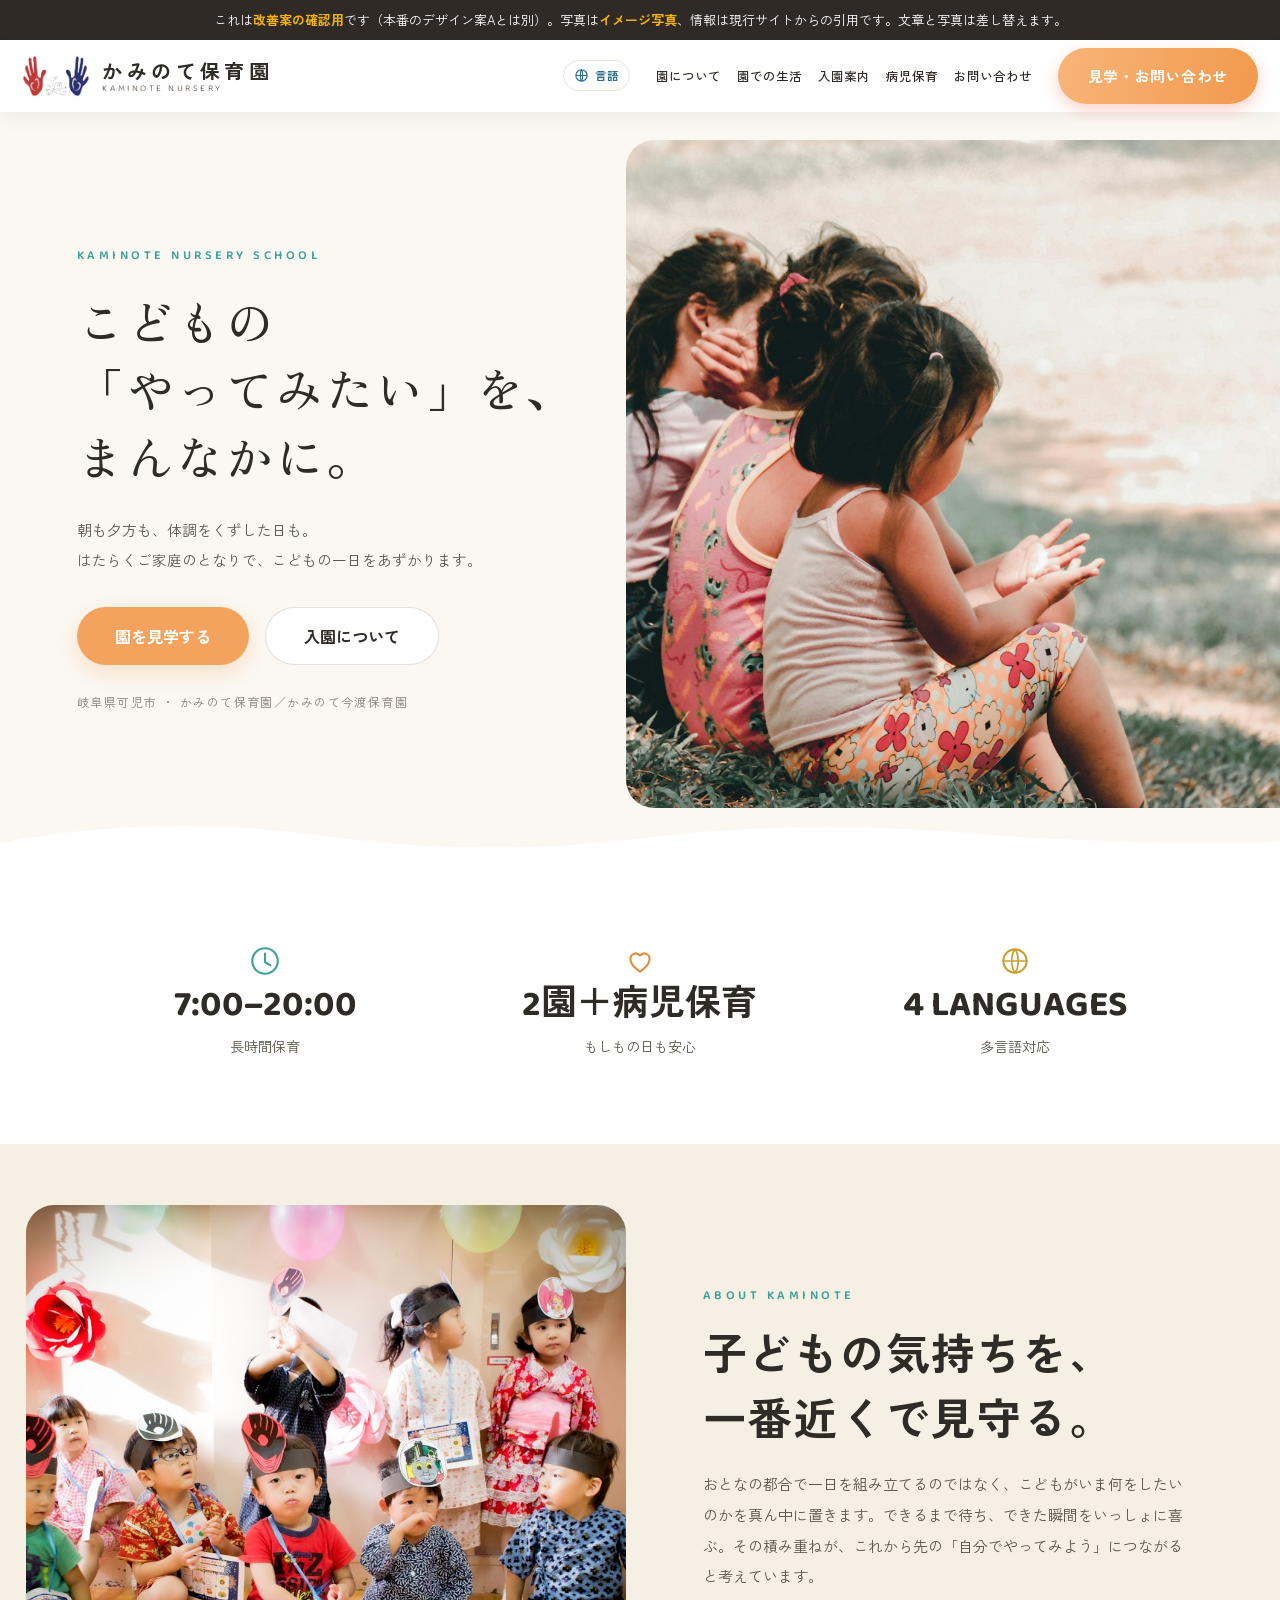
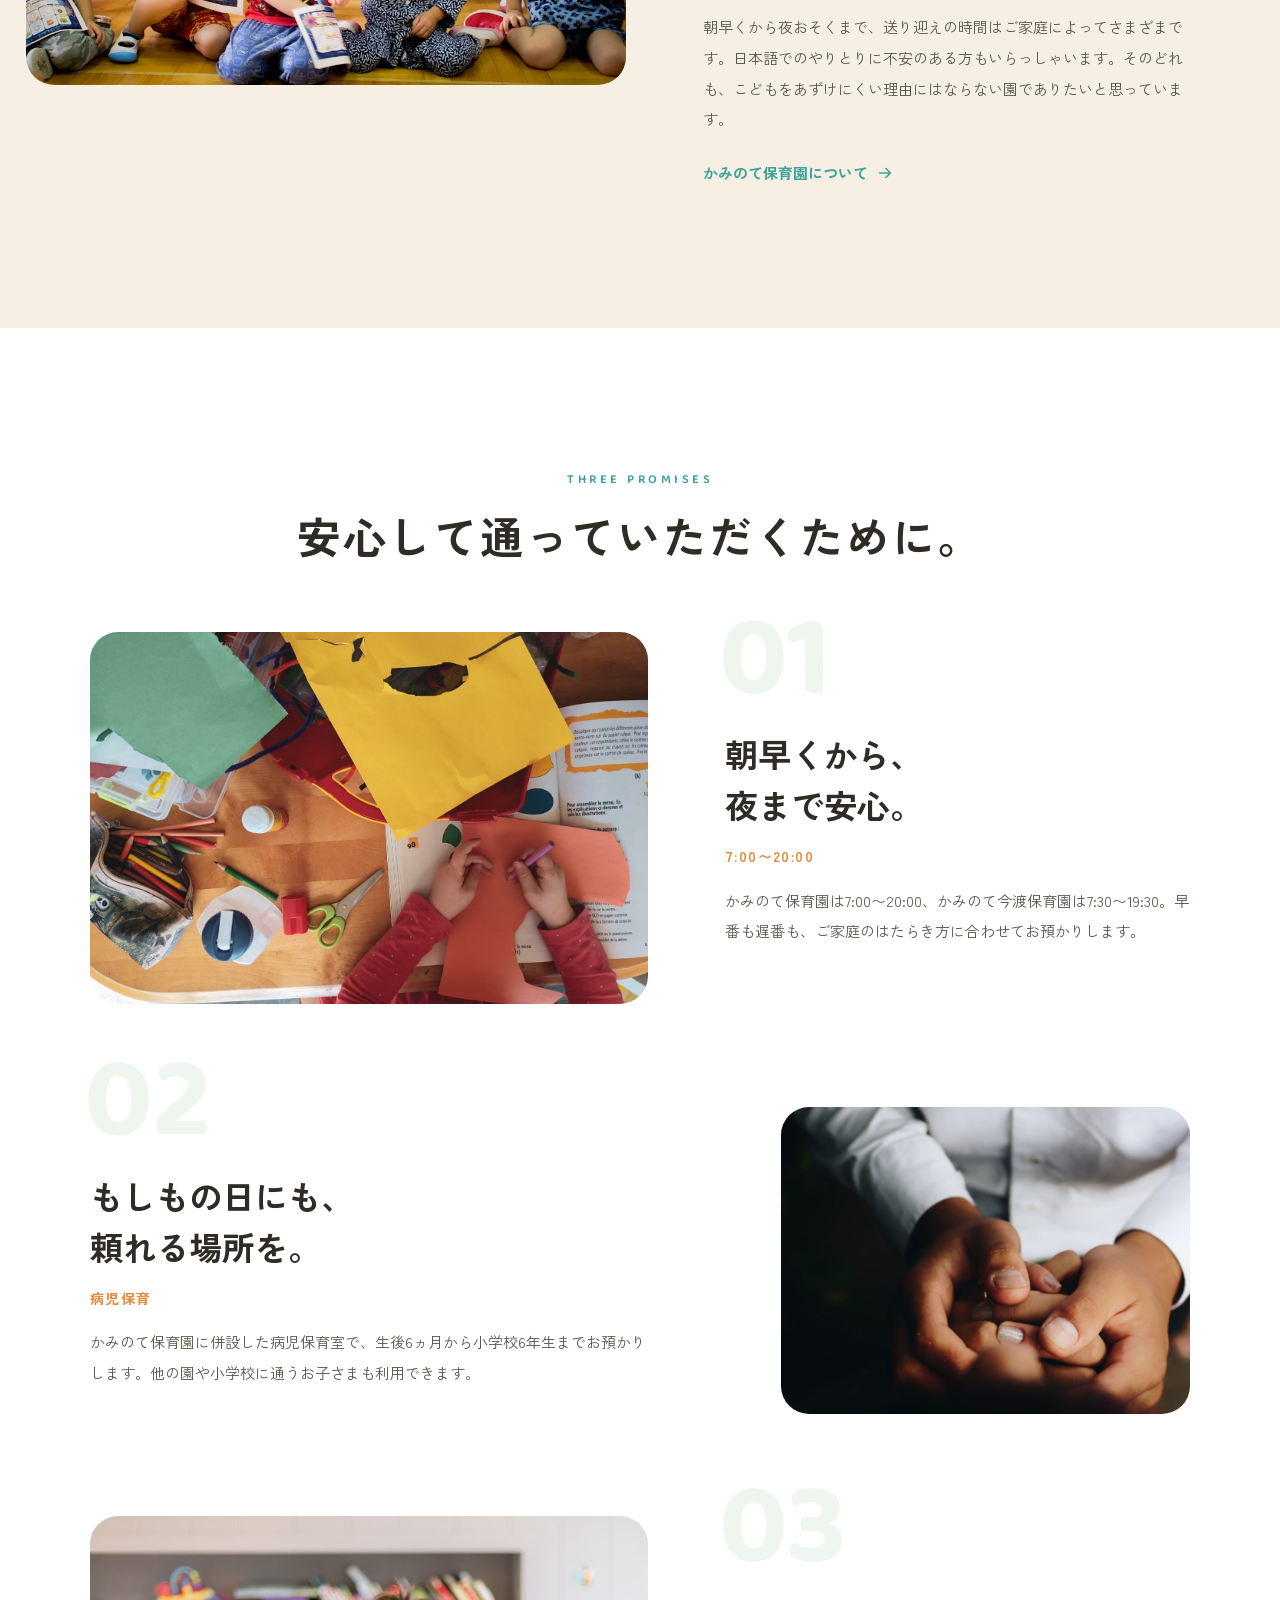
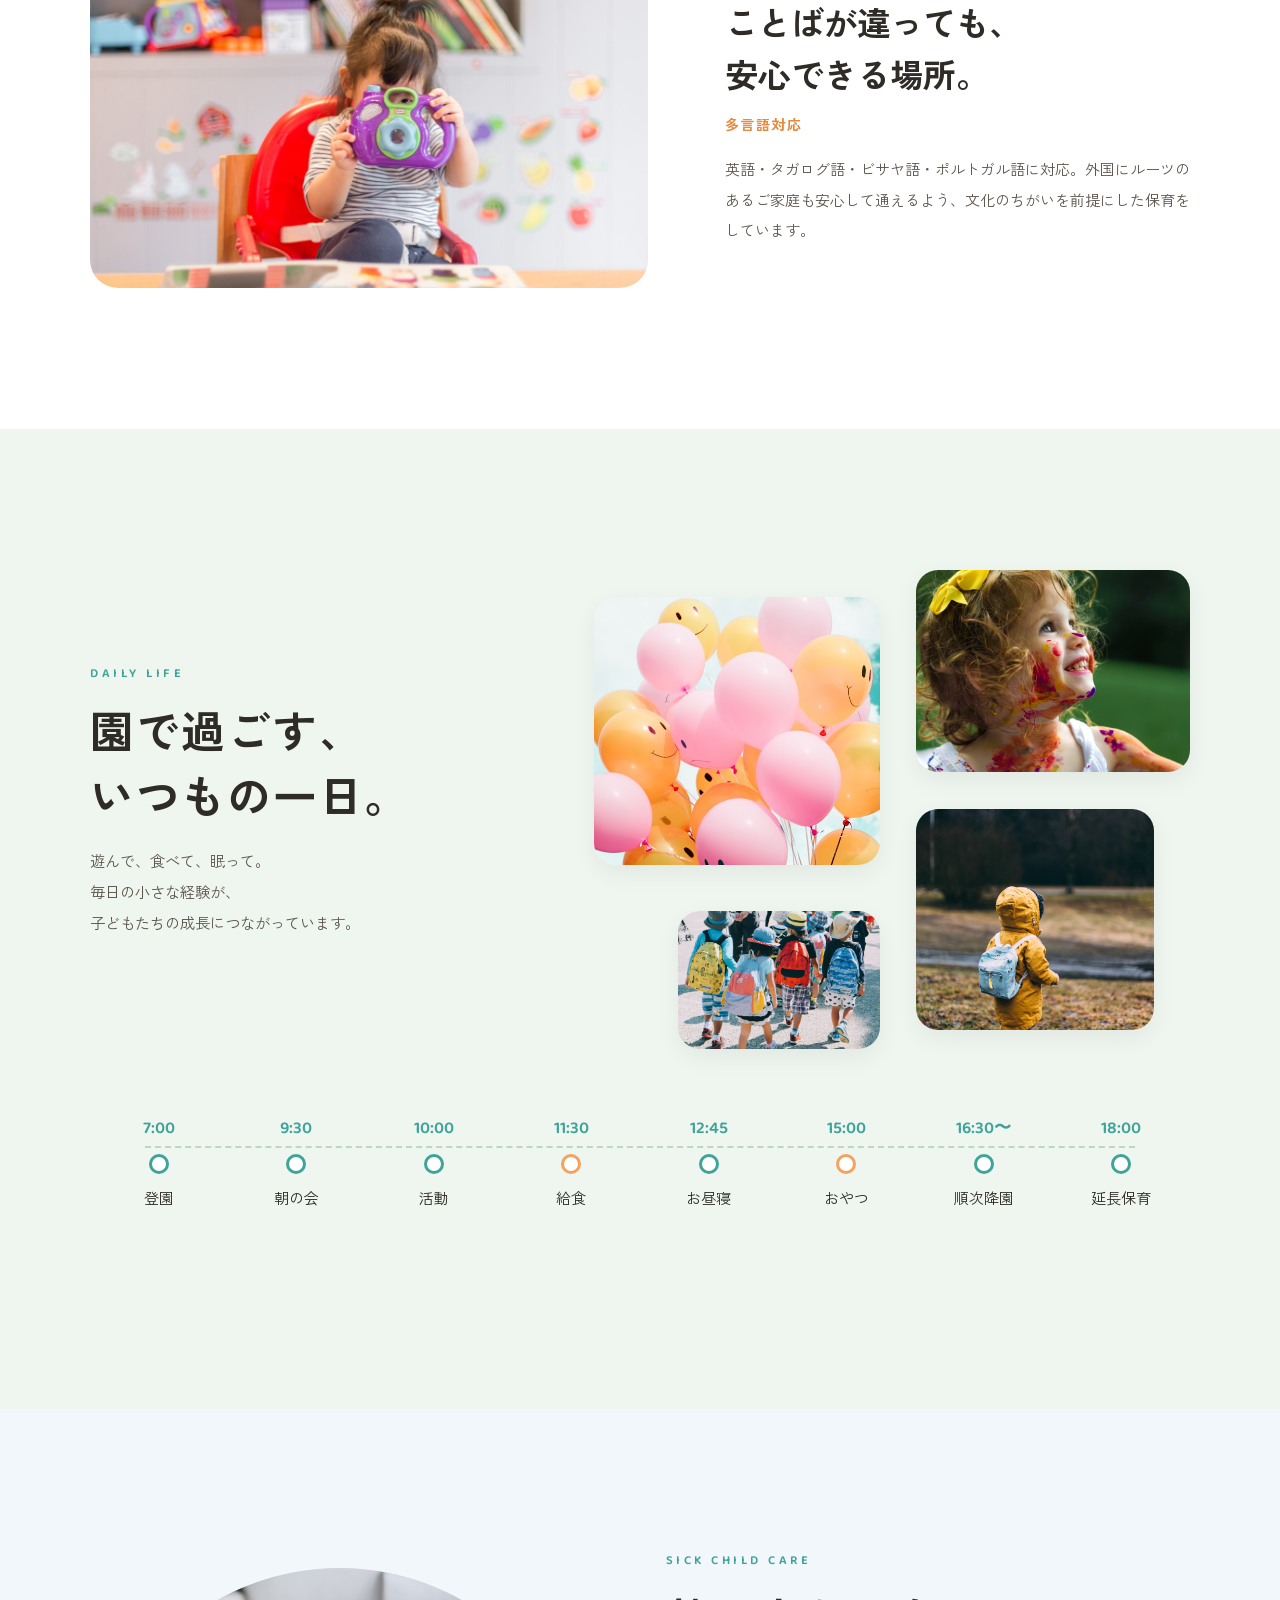
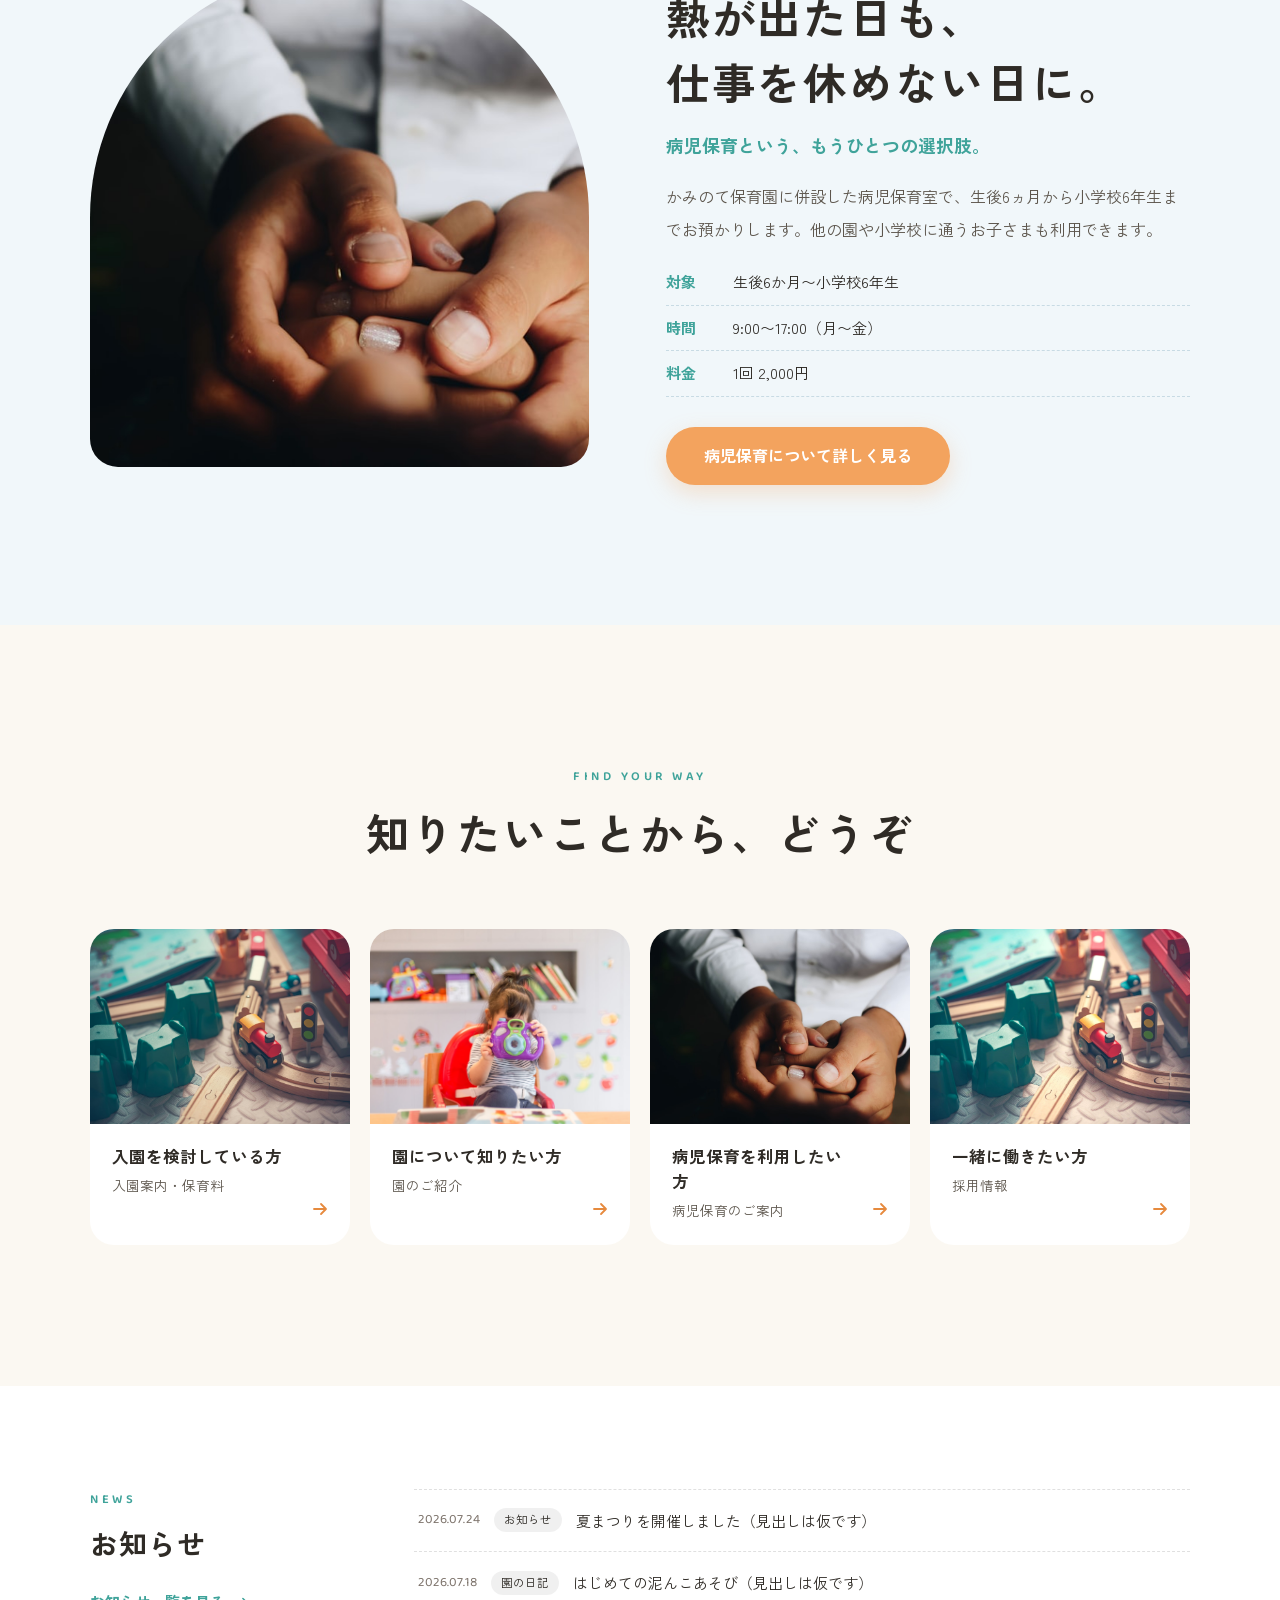
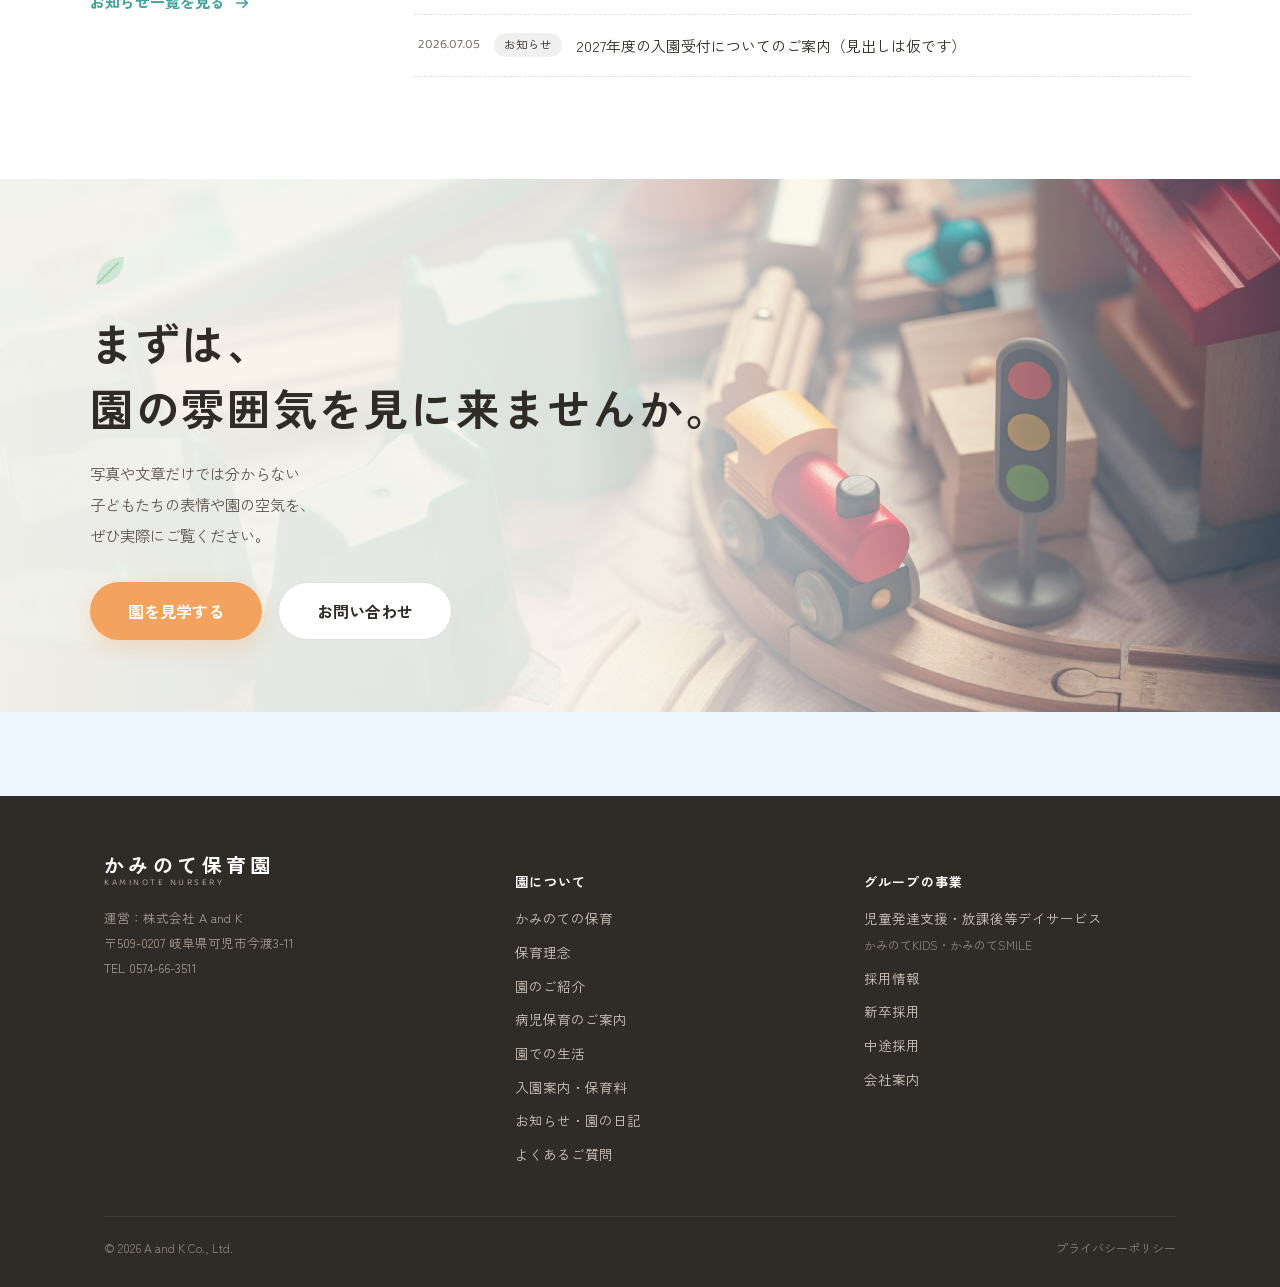
<file: index.html>
<!doctype html>
<html lang="ja">
<head>
<meta charset="utf-8">
<meta name="viewport" content="width=device-width, initial-scale=1">
<meta name="robots" content="noindex,nofollow">
<title>かみのて保育園｜かみのて保育園</title>
<link rel="icon" href="data:image/svg+xml,<svg xmlns='http://www.w3.org/2000/svg' viewBox='0 0 100 100'><rect width='100' height='100' rx='24' fill='%232c6f92'/><text x='50' y='71' font-size='58' font-weight='bold' text-anchor='middle' font-family='sans-serif' fill='%23fff'>か</text></svg>">
<link rel="preconnect" href="https://fonts.googleapis.com">
<link rel="preconnect" href="https://fonts.gstatic.com" crossorigin>
<link href="https://fonts.googleapis.com/css2?family=Zen+Old+Mincho:wght@400;500;700&family=Zen+Kaku+Gothic+New:wght@400;500;700&family=Baloo+2:wght@500;600;700&display=swap" rel="stylesheet">
<link rel="stylesheet" href="style.css">
<script>
  // 最初の描画より前に付ける（あとから付けると、見えていたものが消えてから動く）。
  // ★a/ をルートへ昇格したときに落ちていて、スクロールの動きが効いていなかった（2026-09-19 復旧）
  document.documentElement.classList.add('anim');
  // 保険: 下のJSが動かなかったときは、隠したままにしない
  setTimeout(function () {
    if (!window.__animReady) { document.documentElement.classList.remove('anim'); }
  }, 4000);
</script>
</head>
<body class="v2 v2-top">

<div class="note" data-i18n="k114">これは<b>改善案の確認用</b>です（本番のデザイン案Aとは別）。写真は<b>イメージ写真</b>、情報は現行サイトからの引用です。文章と写真は差し替えます。</div>

<!-- ============ ヘッダー ============ -->


<header class="head">
  <div class="head-in">
    <a class="brand" href="index.html">
      <img class="mark" src="img/logo-mark.png" alt="" width="313" height="192" decoding="async">
      <span class="tx">
        <span class="corp" data-i18n="k001">株式会社 A and K　企業主導型・認可保育園</span>
        <span class="name" data-i18n="k002">かみのて保育園</span>
        <span class="en">KAMINOTE NURSERY</span>
      </span>
    </a>
    <div class="lang">
    <button class="lang-btn" type="button" aria-expanded="false" aria-haspopup="true">
      <svg viewBox="0 0 24 24" aria-hidden="true"><circle cx="12" cy="12" r="9" fill="none" stroke="currentColor" stroke-width="1.8"/><path d="M3 12h18M12 3c2.5 2.6 2.5 15.4 0 18M12 3c-2.5 2.6-2.5 15.4 0 18" fill="none" stroke="currentColor" stroke-width="1.8"/></svg>
      <span data-i18n="k115">言語</span>
    </button>
    <div class="lang-menu" hidden>
      <button type="button" data-lang="ja">日本語</button>
      <button type="button" data-lang="en">English</button>
      <button type="button" data-lang="pt">Português</button>
    </div>
  </div>
    <nav class="gnav"><a href="parks.html" data-i18n="k005">園について</a><a href="life.html" data-i18n="k100">園での生活</a><a href="admission.html" data-i18n="k007">入園案内</a><a href="byoji.html" data-i18n="k006">病児保育</a><a href="contact.html" data-i18n="k111">お問い合わせ</a></nav>
    <a class="cta-pill" href="contact.html">見学・お問い合わせ</a>
    <button class="burger" type="button" aria-label="メニュー">☰</button>
  </div>
</header>

<!-- 右端に貼りつく縦のボタン（参考イメージの「園見学予約」「病児・病後児保育」）
     ★文言は既にある鍵を使い回している（k019 / k006）。新しい鍵を足すと
       i18n_mark.py を掛け直したときに番号がずれるため。 -->


<div class="side-cta">
  <a class="s1" href="contact.html">
    <svg viewBox="0 0 24 24" aria-hidden="true"><path d="M5 5h14v15H5z" fill="none" stroke="#fff" stroke-width="2" stroke-linejoin="round"/><path d="M9 3v4M15 3v4M5 10h14" stroke="#fff" stroke-width="2" stroke-linecap="round"/></svg>
    <span data-i18n="k011">見学のお申し込み</span>
  </a>
  <a class="s2" href="byoji.html">
    <svg viewBox="0 0 24 24" aria-hidden="true"><path d="M12 20s-7-4.6-7-9.4A4 4 0 0 1 12 8a4 4 0 0 1 7 2.6c0 4.8-7 9.4-7 9.4Z" fill="none" stroke="#fff" stroke-width="2" stroke-linejoin="round"/></svg>
    <span data-i18n="k006">病児保育</span>
  </a>
</div>

<!-- ============ 左の縦レール ============ -->


<!-- ============ ファーストビュー ============ -->
<section class="v2-fv">
  <div class="v2-fv-ph"><img src="img/hero-field.jpg" alt="園庭であそぶこどもたちのイメージ写真" fetchpriority="high" decoding="async"></div>
  <div class="v2-fv-in">
    <p class="v2-label">KAMINOTE NURSERY SCHOOL</p>
    <h1 class="v2-fv-h"><span>こどもの</span><span>「やってみたい」を、</span><span>まんなかに。</span></h1>
    <p class="v2-fv-lead" data-i18n="k017">朝も夕方も、体調をくずした日も。<br>はたらくご家庭のとなりで、こどもの一日をあずかります。</p>
    <div class="v2-act">
      <a class="v2-btn v2-btn-main" href="contact.html">園を見学する</a>
      <a class="v2-btn v2-btn-sub" href="admission.html">入園について</a>
    </div>
    <p class="v2-fv-place" data-i18n="k013">岐阜県可児市 ・ かみのて保育園／かみのて今渡保育園</p>
  </div>
  <svg class="v2-wave" viewBox="0 0 1440 80" preserveAspectRatio="none" aria-hidden="true"><path d="M0 40Q180 0 360 30T720 34T1080 26T1440 38V80H0Z"/></svg>
</section>

<!-- ============ 数字で分かる3つの安心 ============ -->
<section class="v2-nums" aria-label="数字で分かる3つの安心">
  <div class="v2-wrap v2-nums-grid">
    <div class="v2-num"><svg viewBox="0 0 32 32" aria-hidden="true"><circle cx="16" cy="16" r="12" fill="none" stroke="currentColor" stroke-width="2"/><path d="M16 9v8l5 3" fill="none" stroke="currentColor" stroke-width="2" stroke-linecap="round"/></svg><b>7:00–20:00</b><span>長時間保育</span></div>
    <div class="v2-num"><svg viewBox="0 0 32 32" aria-hidden="true"><path d="M16 26s-9-5.6-9-11.6A5 5 0 0 1 16 11a5 5 0 0 1 9 3.4C25 20.4 16 26 16 26Z" fill="none" stroke="currentColor" stroke-width="2" stroke-linejoin="round"/></svg><b>2園＋病児保育</b><span>もしもの日も安心</span></div>
    <div class="v2-num"><svg viewBox="0 0 32 32" aria-hidden="true"><circle cx="16" cy="16" r="11" fill="none" stroke="currentColor" stroke-width="2"/><path d="M5 16h22M16 5c4 4.5 4 17.5 0 22M16 5c-4 4.5-4 17.5 0 22" fill="none" stroke="currentColor" stroke-width="1.6"/></svg><b>4 LANGUAGES</b><span>多言語対応</span></div>
  </div>
</section>

<!-- ============ かみのて保育園について（保育理念・園長メッセージの文から） ============ -->
<section class="v2-sec v2-about">
  <div class="v2-wrap v2-about-grid">
    <div class="v2-about-ph"><img src="img/policy.jpg" alt="先生とこどもが一緒に過ごすイメージ写真" loading="lazy" decoding="async"></div>
    <div class="v2-about-tx">
      <p class="v2-label">ABOUT KAMINOTE</p>
      <h2 class="v2-h2">子どもの気持ちを、<br>一番近くで見守る。</h2>
      <p>おとなの都合で一日を組み立てるのではなく、こどもがいま何をしたいのかを真ん中に置きます。できるまで待ち、できた瞬間をいっしょに喜ぶ。その積み重ねが、これから先の「自分でやってみよう」につながると考えています。</p>
      <p>朝早くから夜おそくまで、送り迎えの時間はご家庭によってさまざまです。日本語でのやりとりに不安のある方もいらっしゃいます。そのどれも、こどもをあずけにくい理由にはならない園でありたいと思っています。</p>
      <a class="v2-link" href="philosophy.html">かみのて保育園について<svg class="arw" viewBox="0 0 20 20" aria-hidden="true"><path d="M4 10h11M11 5l5 5-5 5" fill="none" stroke="currentColor" stroke-width="1.8" stroke-linecap="round" stroke-linejoin="round"/></svg></a>
    </div>
  </div>
</section>

<!-- ============ 3つの安心 ============ -->
<section class="v2-sec v2-anshin" id="reasons">
  <div class="v2-wrap">
    <div class="v2-head"><p class="v2-label">THREE PROMISES</p><h2 class="v2-h2">安心して通っていただくために。</h2></div>
    <article class="v2-ed">
      <div class="v2-ed-ph"><img src="img/hero.jpg" alt="朝の園のイメージ写真" loading="lazy" decoding="async"></div>
      <div class="v2-ed-tx"><span class="v2-ed-no">01</span><h3>朝早くから、<br>夜まで安心。</h3><p class="v2-ed-k">7:00〜20:00</p><p data-i18n="k028">かみのて保育園は7:00〜20:00、かみのて今渡保育園は7:30〜19:30。早番も遅番も、ご家庭のはたらき方に合わせてお預かりします。</p></div>
    </article>
    <article class="v2-ed">
      <div class="v2-ed-ph"><img src="img/byoji.jpg" alt="病児保育室のイメージ写真" loading="lazy" decoding="async"></div>
      <div class="v2-ed-tx"><span class="v2-ed-no">02</span><h3>もしもの日にも、<br>頼れる場所を。</h3><p class="v2-ed-k">病児保育</p><p data-i18n="k030">かみのて保育園に併設した病児保育室で、生後6ヵ月から小学校6年生までお預かりします。他の園や小学校に通うお子さまも利用できます。</p></div>
    </article>
    <article class="v2-ed">
      <div class="v2-ed-ph"><img src="img/park-2.jpg" alt="いろいろなこどもたちが過ごすイメージ写真" loading="lazy" decoding="async"></div>
      <div class="v2-ed-tx"><span class="v2-ed-no">03</span><h3>ことばが違っても、<br>安心できる場所。</h3><p class="v2-ed-k">多言語対応</p><p data-i18n="k032">英語・タガログ語・ビサヤ語・ポルトガル語に対応。外国にルーツのあるご家庭も安心して通えるよう、文化のちがいを前提にした保育をしています。</p></div>
    </article>
  </div>
</section>

<!-- ============ 園で過ごす一日（時刻は「園での生活」ページ 3・4・5歳） ============ -->
<section class="v2-sec v2-day">
  <div class="v2-wrap">
    <div class="v2-day-top">
      <div class="v2-head v2-left"><p class="v2-label">DAILY LIFE</p><h2 class="v2-h2">園で過ごす、<br>いつもの一日。</h2>
        <p class="v2-sub">遊んで、食べて、眠って。<br>毎日の小さな経験が、<br>子どもたちの成長につながっています。</p></div>
      <div class="v2-day-ph">
        <figure class="p1"><img src="img/news-1.jpg" alt="あそびの時間のイメージ写真" loading="lazy" decoding="async"></figure>
        <figure class="p2"><img src="img/news-2.jpg" alt="給食の時間のイメージ写真" loading="lazy" decoding="async"></figure>
        <figure class="p3"><img src="img/news-3.jpg" alt="先生との時間のイメージ写真" loading="lazy" decoding="async"></figure>
        <figure class="p4"><img src="img/park-1.jpg" alt="お散歩のイメージ写真" loading="lazy" decoding="async"></figure>
      </div>
    </div>
    <ol class="v2-tl">
      <li><time>7:00</time><span>登園</span></li>
      <li><time>9:30</time><span>朝の会</span></li>
      <li><time>10:00</time><span>活動</span></li>
      <li><time>11:30</time><span>給食</span></li>
      <li><time>12:45</time><span>お昼寝</span></li>
      <li><time>15:00</time><span>おやつ</span></li>
      <li><time>16:30〜</time><span>順次降園</span></li>
      <li><time>18:00</time><span>延長保育</span></li>
    </ol>
    <p class="v2-note">※3・4・5歳の例です。時間はおおよその目安です。　<a class="v2-link" href="life.html">園での生活をくわしく見る<svg class="arw" viewBox="0 0 20 20" aria-hidden="true"><path d="M4 10h11M11 5l5 5-5 5" fill="none" stroke="currentColor" stroke-width="1.8" stroke-linecap="round" stroke-linejoin="round"/></svg></a></p>
  </div>
</section>

<!-- ============ 病児保育（独立したセクション） ============ -->
<section class="v2-sec v2-byoji">
  <div class="v2-wrap v2-byoji-grid">
    <div class="v2-byoji-ph"><img src="img/byoji.jpg" alt="病児保育室のイメージ写真" loading="lazy" decoding="async"></div>
    <div class="v2-byoji-tx">
      <p class="v2-label">SICK CHILD CARE</p>
      <h2 class="v2-h2">熱が出た日も、<br>仕事を休めない日に。</h2>
      <p class="v2-byoji-k">病児保育という、もうひとつの選択肢。</p>
      <p data-i18n="k030">かみのて保育園に併設した病児保育室で、生後6ヵ月から小学校6年生までお預かりします。他の園や小学校に通うお子さまも利用できます。</p>
      <ul class="v2-facts"><li><b>対象</b>生後6か月〜小学校6年生</li><li><b>時間</b>9:00〜17:00（月〜金）</li><li><b>料金</b>1回 2,000円</li></ul>
      <a class="v2-btn v2-btn-main" href="byoji.html">病児保育について詳しく見る</a>
    </div>
  </div>
</section>

<!-- ============ 目的から選ぶ ============ -->
<section class="v2-sec v2-gates">
  <div class="v2-wrap">
    <div class="v2-head"><p class="v2-label">FIND YOUR WAY</p><h2 class="v2-h2" data-i18n="k174">知りたいことから、どうぞ</h2></div>
    <div class="v2-g">
      <a class="v2-g-c" href="admission.html"><div class="v2-g-ph"><img src="img/hero-toys.jpg" alt="" loading="lazy" decoding="async"></div><div class="v2-g-tx"><b>入園を検討している方</b><span>入園案内・保育料</span></div><svg class="arw" viewBox="0 0 20 20" aria-hidden="true"><path d="M4 10h11M11 5l5 5-5 5" fill="none" stroke="currentColor" stroke-width="1.8" stroke-linecap="round" stroke-linejoin="round"/></svg></a>
      <a class="v2-g-c" href="parks.html"><div class="v2-g-ph"><img src="img/park-2.jpg" alt="" loading="lazy" decoding="async"></div><div class="v2-g-tx"><b>園について知りたい方</b><span>園のご紹介</span></div><svg class="arw" viewBox="0 0 20 20" aria-hidden="true"><path d="M4 10h11M11 5l5 5-5 5" fill="none" stroke="currentColor" stroke-width="1.8" stroke-linecap="round" stroke-linejoin="round"/></svg></a>
      <a class="v2-g-c" href="byoji.html"><div class="v2-g-ph"><img src="img/byoji.jpg" alt="" loading="lazy" decoding="async"></div><div class="v2-g-tx"><b>病児保育を利用したい方</b><span>病児保育のご案内</span></div><svg class="arw" viewBox="0 0 20 20" aria-hidden="true"><path d="M4 10h11M11 5l5 5-5 5" fill="none" stroke="currentColor" stroke-width="1.8" stroke-linecap="round" stroke-linejoin="round"/></svg></a>
      <a class="v2-g-c" href="recruit.html"><div class="v2-g-ph"><img src="img/hero-toys-c.jpg" alt="" loading="lazy" decoding="async"></div><div class="v2-g-tx"><b>一緒に働きたい方</b><span>採用情報</span></div><svg class="arw" viewBox="0 0 20 20" aria-hidden="true"><path d="M4 10h11M11 5l5 5-5 5" fill="none" stroke="currentColor" stroke-width="1.8" stroke-linecap="round" stroke-linejoin="round"/></svg></a>
    </div>
  </div>
</section>

<!-- ============ お知らせ ============ -->
<section class="v2-sec v2-news">
  <div class="v2-wrap v2-news-grid">
    <div class="v2-head v2-left"><p class="v2-label">NEWS</p><h2 class="v2-h2 v2-h2s" data-i18n="k012">お知らせ</h2><a class="v2-link" href="news.html">お知らせ一覧を見る<svg class="arw" viewBox="0 0 20 20" aria-hidden="true"><path d="M4 10h11M11 5l5 5-5 5" fill="none" stroke="currentColor" stroke-width="1.8" stroke-linecap="round" stroke-linejoin="round"/></svg></a></div>
    <ul class="news-list">
      <li><a href="news.html"><span class="date">2026.07.24</span><span class="tag" data-i18n="k012">お知らせ</span><span data-i18n="k086">夏まつりを開催しました（見出しは仮です）</span></a></li>
      <li><a href="news.html"><span class="date">2026.07.18</span><span class="tag d" data-i18n="k087">園の日記</span><span data-i18n="k088">はじめての泥んこあそび（見出しは仮です）</span></a></li>
      <li><a href="news.html"><span class="date">2026.07.05</span><span class="tag" data-i18n="k012">お知らせ</span><span data-i18n="k089">2027年度の入園受付についてのご案内（見出しは仮です）</span></a></li>
    </ul>
  </div>
</section>

<!-- ============ 最後の見学CTA ============ -->
<section class="v2-end" id="visit">
  <div class="v2-end-bg"><img src="img/hero-toys.jpg" alt="" loading="lazy" decoding="async"></div>
  <div class="v2-wrap v2-end-in">
    <svg class="v2-leaf" viewBox="0 0 40 40" aria-hidden="true"><path d="M6 34C6 16 18 6 34 6c0 16-10 28-28 28Z" fill="#cfe6d4"/><path d="M8 32 28 12" stroke="#9cc9a6" stroke-width="1.6" stroke-linecap="round"/></svg>
    <h2 class="v2-h2">まずは、<br>園の雰囲気を見に来ませんか。</h2>
    <p>写真や文章だけでは分からない<br>子どもたちの表情や園の空気を、<br>ぜひ実際にご覧ください。</p>
    <div class="v2-act">
      <a class="v2-btn v2-btn-main" href="contact.html">園を見学する</a>
      <a class="v2-btn v2-btn-sub" href="contact.html" data-i18n="k111">お問い合わせ</a>
    </div>
  </div>
</section>

<div class="v2-spbar" hidden><a class="a1" href="contact.html">見学予約</a><a class="a2" href="contact.html" data-i18n="k111">お問い合わせ</a></div>

<footer class="foot">
  <div class="wrap">
    <div class="foot-grid">
      <div>
        <!-- フッターは地色が濃いので実ロゴを置けない（白抜きのハートと顔に地色が透ける）。
             仮マークだけ残すとヘッダーと食い違うので、マークは置かず名前だけにする。 -->
        <div class="brand">
          <span class="tx"><span class="name" data-i18n="k002">かみのて保育園</span><span class="en">KAMINOTE NURSERY</span></span>
        </div>
        <div class="foot-addr" data-i18n="k097">運営：株式会社 A and K<br>〒509-0207 岐阜県可児市今渡3-11<br>TEL 0574-66-3511</div>
      </div>
      <div>
        <h4 data-i18n="k098">園について</h4>
        <ul>
          <li><a href="policy.html" data-i18n="k004">かみのての保育</a></li>
          <li><a href="philosophy.html" data-i18n="k116">保育理念</a></li>
          <li><a href="parks.html" data-i18n="k005">園のご紹介</a></li>
          <li><a href="byoji.html" data-i18n="k099">病児保育のご案内</a></li>
          <li><a href="life.html" data-i18n="k100">園での生活</a></li>
          <li><a href="admission.html" data-i18n="k061">入園案内・保育料</a></li>
          <li><a href="news.html" data-i18n="k084">お知らせ・園の日記</a></li>
          <li><a href="faq.html" data-i18n="k117">よくあるご質問</a></li>
        </ul>
      </div>
      <div>
        <h4 data-i18n="k101">グループの事業</h4>
        <ul>
          <li><a href="https://easywebcraft.github.io/kaminote-day-design/a/" data-i18n="k102">児童発達支援・放課後等デイサービス</a><br><span style="font-size:12px;color:#8d857c" data-i18n="k103">かみのてKIDS・かみのてSMILE</span></li>
          <li><a href="recruit.html" data-i18n="k008">採用情報</a></li>
          <li><a href="recruit-new.html" data-i18n="k119">新卒採用</a></li>
          <li><a href="recruit-mid.html" data-i18n="k120">中途採用</a></li>
          <li><a href="https://www.aandkcorp.com/" data-i18n="k104">会社案内</a></li>
        </ul>
      </div>
    </div>
    <div class="copy"><span>© 2026 A and K Co., Ltd.</span><a href="#" data-i18n="k105">プライバシーポリシー</a></div>
  </div>
</footer>



<!-- ============ 開いたときの動き（後半：順に出す） ============
     隠す指定と対象の並びは <head> 側にある。ここでは出す順番だけを決める。 -->


<script>
(function () {
  // ★ここの並びは <head> の隠す指定と必ず同じにすること
  var ANIM_SEL = '.stats > .wrap > *,'
               + '.sec > .wrap > *:not(.reasons):not(.parks):not(.adm):not(.news),'
               + '.reasons > *,'
               + '.parks > *,'
               + '.adm > *,'
               + '.news > *';

  var units = [].slice.call(document.querySelectorAll(ANIM_SEL));

  function sweep() {
    var vh = window.innerHeight || document.documentElement.clientHeight;
    var shown = [];
    for (var i = units.length - 1; i >= 0; i--) {
      var r = units[i].getBoundingClientRect();
      if (r.top < vh * 0.92 && r.bottom > 0) {
        shown.push(units[i]);
        units.splice(i, 1);                            // 一度出したら見張らない
      }
    }
    if (!shown.length) { return; }
    shown.sort(function (a, b) {
      return a.getBoundingClientRect().top - b.getBoundingClientRect().top;
    }).forEach(function (el, i) {
      el.style.animationDelay = (i * 0.06) + 's';      // 並んでいるものは少しずつずらす
      el.classList.add('on');
    });
    if (!units.length) {
      window.removeEventListener('scroll', onScroll);
      window.removeEventListener('resize', onScroll);
    }
  }

  var waiting = false;
  function onScroll() {
    if (waiting) { return; }
    waiting = true;
    requestAnimationFrame(function () { waiting = false; sweep(); });
  }
  window.addEventListener('scroll', onScroll, { passive: true });
  window.addEventListener('resize', onScroll);
  sweep();                                             // 最初から見えている分
  window.addEventListener('load', sweep);              // 画像が入って位置が確定したあと

  window.__animReady = true;                           // <head> の保険に「動いた」と伝える

  // 保険: スクロールを拾えない環境でも、文字が消えたままにはしない
  setTimeout(function () {
    units.forEach(function (el) { el.classList.add('on'); });
    units.length = 0;
  }, 5000);
})();
</script>


<script>
// スマホのメニュー開閉。★ボタンは前からあったが処理が無く、押しても反応しなかった。
(function () {
  var head = document.querySelector('.head');
  var btn = head && head.querySelector('.burger');
  var nav = head && head.querySelector('.gnav');
  if (!head || !btn || !nav) { return; }
  btn.setAttribute('aria-expanded', 'false');

  function close() {
    head.classList.remove('open');
    btn.setAttribute('aria-expanded', 'false');
  }
  btn.addEventListener('click', function (e) {
    e.stopPropagation();
    var open = !head.classList.contains('open');
    head.classList.toggle('open', open);
    btn.setAttribute('aria-expanded', open ? 'true' : 'false');
    // 見学のボタンはスマホでは隠れているので、開いたメニューの中に入れておく。
    // 入れないと、メニューからお問い合わせへ行けない。
    if (open && !nav.querySelector('.cta-in-menu')) {
      var cta = head.querySelector('.cta, .cta-pill, .pill-recruit');
      if (cta) {
        var c = cta.cloneNode(true);
        c.className = 'cta-in-menu';
        c.style.cssText = 'font-weight:700';
        nav.appendChild(c);
      }
    }
  });
  // メニューの外を押したら閉じる／項目を押したら閉じる
  document.addEventListener('click', function (e) {
    if (head.classList.contains('open') && !head.contains(e.target)) { close(); }
  });
  nav.addEventListener('click', function (e) { if (e.target.closest('a')) { close(); } });
  document.addEventListener('keydown', function (e) { if (e.key === 'Escape') { close(); } });
  // 幅を広げてボタンが消えたら、開いた状態を持ち越さない
  window.addEventListener('resize', function () {
    if (getComputedStyle(btn).display === 'none') { close(); }
  });
})();
</script>


<script src="i18n.js"></script>


<script>
// v2：スクロールでゆっくり表示／スマホ下部の固定ボタン
(function () {
  var els = document.querySelectorAll('.v2-sec .v2-wrap > *, .v2-ed, .v2-nums .v2-num, .v2-end-in > *');
  if ('IntersectionObserver' in window && !matchMedia('(prefers-reduced-motion: reduce)').matches) {
    document.documentElement.classList.add('v2-anim');
    var io = new IntersectionObserver(function (es) { es.forEach(function (e) { if (e.isIntersecting) { e.target.classList.add('in'); io.unobserve(e.target); } }); }, { rootMargin: '0px 0px -8% 0px' });
    els.forEach(function (el) { io.observe(el); });
    setTimeout(function () { els.forEach(function (el) { el.classList.add('in'); }); }, 6000);
  }
  var bar = document.querySelector('.v2-spbar'), fv = document.querySelector('.v2-fv'), end = document.getElementById('visit');
  if (bar && fv && 'IntersectionObserver' in window) {
    bar.hidden = false; var a = false, b = false;
    var up = function () { bar.classList.toggle('show', a && !b); };
    new IntersectionObserver(function (e) { a = !e[0].isIntersecting; up(); }).observe(fv);
    new IntersectionObserver(function (e) { b = e[0].isIntersecting; up(); }).observe(end);
  }
})();
</script>
</file>
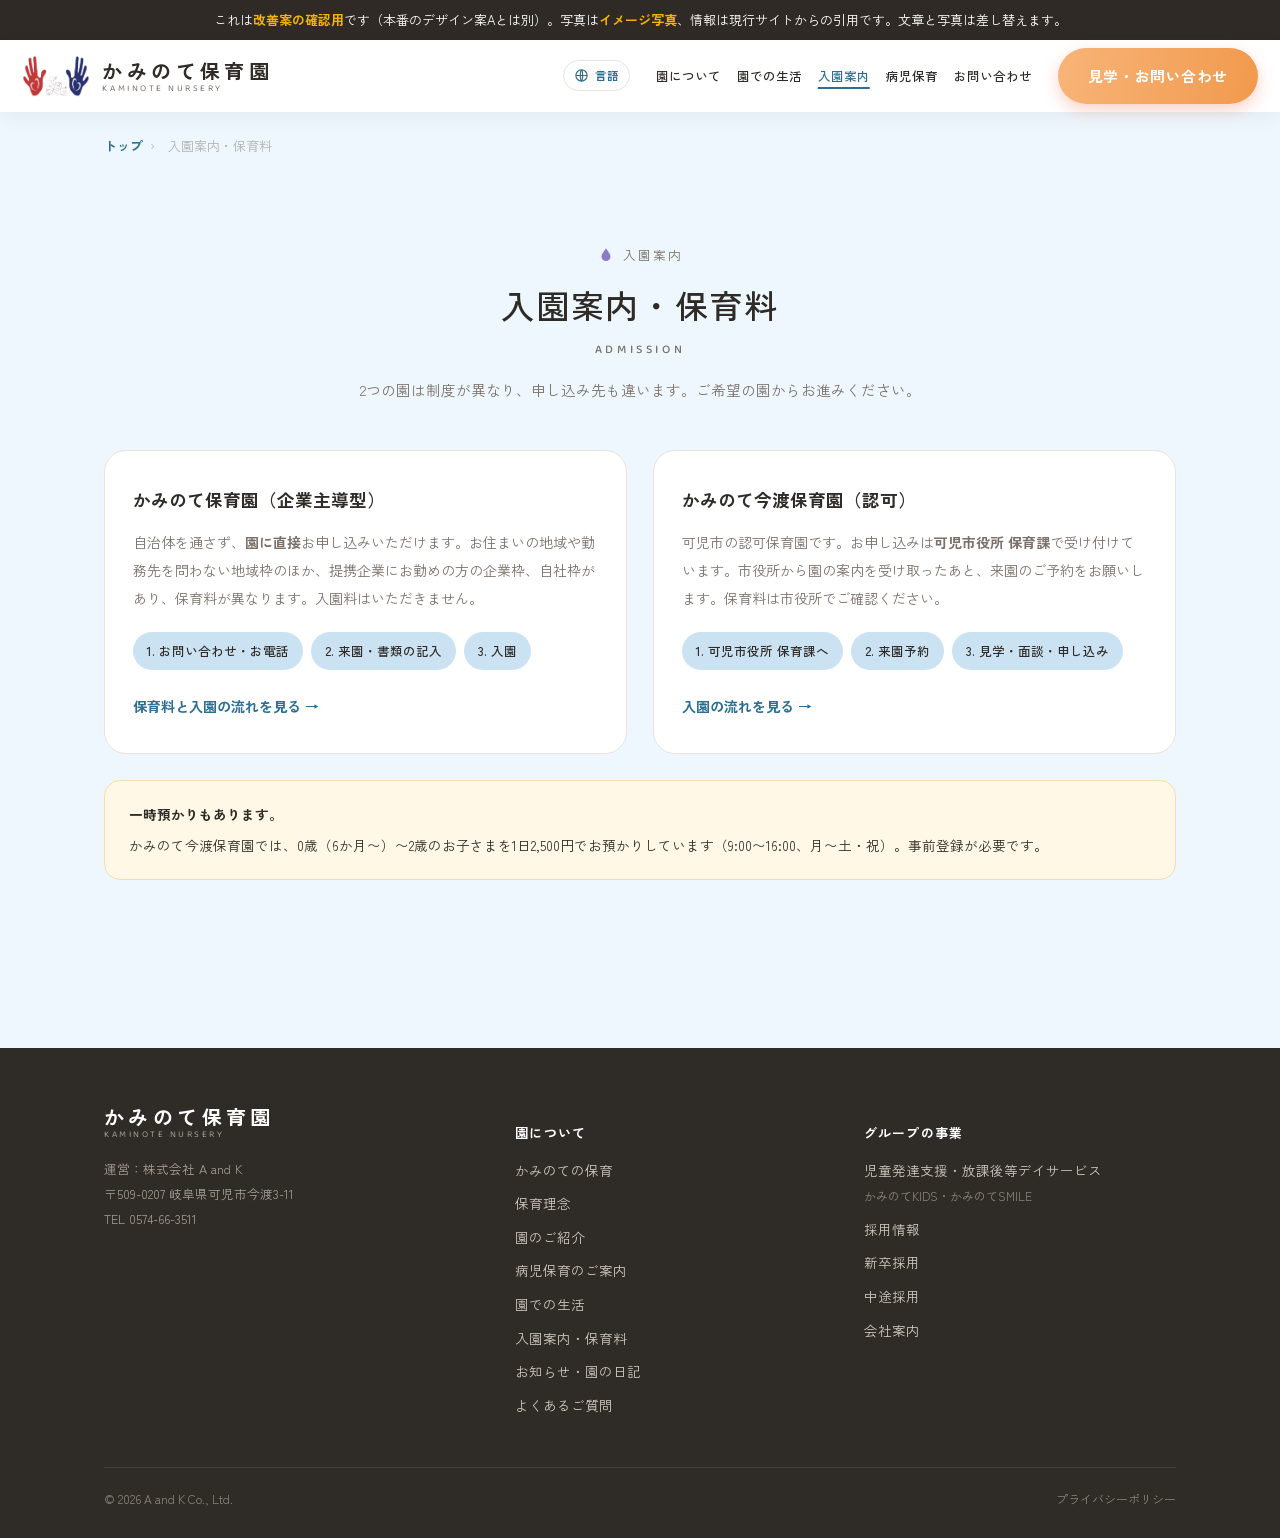
<file: admission.html>
<!doctype html>
<html lang="ja">
<head>
<meta charset="utf-8">
<meta name="viewport" content="width=device-width, initial-scale=1">
<meta name="robots" content="noindex,nofollow">
<title>入園案内・保育料｜かみのて保育園</title>
<link rel="icon" href="data:image/svg+xml,<svg xmlns='http://www.w3.org/2000/svg' viewBox='0 0 100 100'><rect width='100' height='100' rx='24' fill='%232c6f92'/><text x='50' y='71' font-size='58' font-weight='bold' text-anchor='middle' font-family='sans-serif' fill='%23fff'>か</text></svg>">
<link rel="preconnect" href="https://fonts.googleapis.com">
<link rel="preconnect" href="https://fonts.gstatic.com" crossorigin>
<link href="https://fonts.googleapis.com/css2?family=Zen+Old+Mincho:wght@400;500;700&family=Zen+Kaku+Gothic+New:wght@400;500;700&family=Baloo+2:wght@500;600;700&display=swap" rel="stylesheet">
<link rel="stylesheet" href="style.css">
<script>
  // 最初の描画より前に付ける（あとから付けると、見えていたものが消えてから動く）。
  // ★a/ をルートへ昇格したときに落ちていて、スクロールの動きが効いていなかった（2026-09-19 復旧）
  document.documentElement.classList.add('anim');
  // 保険: 下のJSが動かなかったときは、隠したままにしない
  setTimeout(function () {
    if (!window.__animReady) { document.documentElement.classList.remove('anim'); }
  }, 4000);
</script>
</head>
<body class="v2">

<div class="note" data-i18n="k114">これは<b>改善案の確認用</b>です（本番のデザイン案Aとは別）。写真は<b>イメージ写真</b>、情報は現行サイトからの引用です。文章と写真は差し替えます。</div>

<!-- ============ ヘッダー ============ -->


<header class="head">
  <div class="head-in">
    <a class="brand" href="index.html">
      <img class="mark" src="img/logo-mark.png" alt="" width="313" height="192" decoding="async">
      <span class="tx">
        <span class="corp" data-i18n="k001">株式会社 A and K　企業主導型・認可保育園</span>
        <span class="name" data-i18n="k002">かみのて保育園</span>
        <span class="en">KAMINOTE NURSERY</span>
      </span>
    </a>
    <div class="lang">
    <button class="lang-btn" type="button" aria-expanded="false" aria-haspopup="true">
      <svg viewBox="0 0 24 24" aria-hidden="true"><circle cx="12" cy="12" r="9" fill="none" stroke="currentColor" stroke-width="1.8"/><path d="M3 12h18M12 3c2.5 2.6 2.5 15.4 0 18M12 3c-2.5 2.6-2.5 15.4 0 18" fill="none" stroke="currentColor" stroke-width="1.8"/></svg>
      <span data-i18n="k115">言語</span>
    </button>
    <div class="lang-menu" hidden>
      <button type="button" data-lang="ja">日本語</button>
      <button type="button" data-lang="en">English</button>
      <button type="button" data-lang="pt">Português</button>
    </div>
  </div>
    <nav class="gnav"><a href="parks.html" data-i18n="k005">園について</a><a href="life.html" data-i18n="k100">園での生活</a><a href="admission.html" aria-current="page" data-i18n="k007">入園案内</a><a href="byoji.html" data-i18n="k006">病児保育</a><a href="contact.html" data-i18n="k111">お問い合わせ</a></nav>
    <a class="cta-pill" href="contact.html">見学・お問い合わせ</a>
    <button class="burger" type="button" aria-label="メニュー">☰</button>
  </div>
</header>

<!-- 右端に貼りつく縦のボタン（参考イメージの「園見学予約」「病児・病後児保育」）
     ★文言は既にある鍵を使い回している（k019 / k006）。新しい鍵を足すと
       i18n_mark.py を掛け直したときに番号がずれるため。 -->


<div class="side-cta">
  <a class="s1" href="contact.html">
    <svg viewBox="0 0 24 24" aria-hidden="true"><path d="M5 5h14v15H5z" fill="none" stroke="#fff" stroke-width="2" stroke-linejoin="round"/><path d="M9 3v4M15 3v4M5 10h14" stroke="#fff" stroke-width="2" stroke-linecap="round"/></svg>
    <span data-i18n="k011">見学のお申し込み</span>
  </a>
  <a class="s2" href="byoji.html">
    <svg viewBox="0 0 24 24" aria-hidden="true"><path d="M12 20s-7-4.6-7-9.4A4 4 0 0 1 12 8a4 4 0 0 1 7 2.6c0 4.8-7 9.4-7 9.4Z" fill="none" stroke="#fff" stroke-width="2" stroke-linejoin="round"/></svg>
    <span data-i18n="k006">病児保育</span>
  </a>
</div>

<!-- ============ 左の縦レール ============ -->


<nav class="crumb"><a href="index.html" data-i18n="k118">トップ</a><span aria-hidden="true">›</span><span data-i18n="k061">入園案内・保育料</span></nav>
<section class="sec" id="admission">
  <div class="wrap">
    <div class="sec-head">
      <span class="eyebrow"><svg viewBox="0 0 24 24"><path d="M12 3c4 6 6 8 6 11a6 6 0 1 1-12 0c0-3 2-5 6-11Z" fill="#8b7bc8"/></svg><span data-i18n="k007">入園案内</span></span>
      <h2><span data-i18n="k061">入園案内・保育料</span><span class="en">ADMISSION</span></h2>
      <p data-i18n="k062">2つの園は制度が異なり、申し込み先も違います。ご希望の園からお進みください。</p>
    </div>
    <div class="adm">
      <div class="adm-card">
        <h3 data-i18n="k063">かみのて保育園（企業主導型）</h3>
        <p data-i18n="k064">自治体を通さず、<b>園に直接</b>お申し込みいただけます。お住まいの地域や勤務先を問わない地域枠のほか、提携企業にお勤めの方の企業枠、自社枠があり、保育料が異なります。入園料はいただきません。</p>
        <ul class="steps"><li data-i18n="k065">1. お問い合わせ・お電話</li><li data-i18n="k066">2. 来園・書類の記入</li><li data-i18n="k067">3. 入園</li></ul>
        <a class="link-a" href="admission.html" data-i18n="k068">保育料と入園の流れを見る →</a>
      </div>
      <div class="adm-card">
        <h3 data-i18n="k069">かみのて今渡保育園（認可）</h3>
        <p data-i18n="k070">可児市の認可保育園です。お申し込みは<b>可児市役所 保育課</b>で受け付けています。市役所から園の案内を受け取ったあと、来園のご予約をお願いします。保育料は市役所でご確認ください。</p>
        <ul class="steps"><li data-i18n="k071">1. 可児市役所 保育課へ</li><li data-i18n="k072">2. 来園予約</li><li data-i18n="k073">3. 見学・面談・申し込み</li></ul>
        <a class="link-a" href="admission.html" data-i18n="k074">入園の流れを見る →</a>
      </div>
    </div>
    <div class="notice" data-i18n="k075"><b>一時預かりもあります。</b>かみのて今渡保育園では、0歳（6か月〜）〜2歳のお子さまを1日2,500円でお預かりしています（9:00〜16:00、月〜土・祝）。事前登録が必要です。</div>
  </div>
</section>

<!-- ============ 採用 ============ -->


<footer class="foot">
  <div class="wrap">
    <div class="foot-grid">
      <div>
        <!-- フッターは地色が濃いので実ロゴを置けない（白抜きのハートと顔に地色が透ける）。
             仮マークだけ残すとヘッダーと食い違うので、マークは置かず名前だけにする。 -->
        <div class="brand">
          <span class="tx"><span class="name" data-i18n="k002">かみのて保育園</span><span class="en">KAMINOTE NURSERY</span></span>
        </div>
        <div class="foot-addr" data-i18n="k097">運営：株式会社 A and K<br>〒509-0207 岐阜県可児市今渡3-11<br>TEL 0574-66-3511</div>
      </div>
      <div>
        <h4 data-i18n="k098">園について</h4>
        <ul>
          <li><a href="policy.html" data-i18n="k004">かみのての保育</a></li>
          <li><a href="philosophy.html" data-i18n="k116">保育理念</a></li>
          <li><a href="parks.html" data-i18n="k005">園のご紹介</a></li>
          <li><a href="byoji.html" data-i18n="k099">病児保育のご案内</a></li>
          <li><a href="life.html" data-i18n="k100">園での生活</a></li>
          <li><a href="admission.html" data-i18n="k061">入園案内・保育料</a></li>
          <li><a href="news.html" data-i18n="k084">お知らせ・園の日記</a></li>
          <li><a href="faq.html" data-i18n="k117">よくあるご質問</a></li>
        </ul>
      </div>
      <div>
        <h4 data-i18n="k101">グループの事業</h4>
        <ul>
          <li><a href="https://easywebcraft.github.io/kaminote-day-design/a/" data-i18n="k102">児童発達支援・放課後等デイサービス</a><br><span style="font-size:12px;color:#8d857c" data-i18n="k103">かみのてKIDS・かみのてSMILE</span></li>
          <li><a href="recruit.html" data-i18n="k008">採用情報</a></li>
          <li><a href="recruit-new.html" data-i18n="k119">新卒採用</a></li>
          <li><a href="recruit-mid.html" data-i18n="k120">中途採用</a></li>
          <li><a href="https://www.aandkcorp.com/" data-i18n="k104">会社案内</a></li>
        </ul>
      </div>
    </div>
    <div class="copy"><span>© 2026 A and K Co., Ltd.</span><a href="#" data-i18n="k105">プライバシーポリシー</a></div>
  </div>
</footer>



<!-- ============ 開いたときの動き（後半：順に出す） ============
     隠す指定と対象の並びは <head> 側にある。ここでは出す順番だけを決める。 -->


<script>
(function () {
  // ★ここの並びは <head> の隠す指定と必ず同じにすること
  var ANIM_SEL = '.stats > .wrap > *,'
               + '.sec > .wrap > *:not(.reasons):not(.parks):not(.adm):not(.news),'
               + '.reasons > *,'
               + '.parks > *,'
               + '.adm > *,'
               + '.news > *';

  var units = [].slice.call(document.querySelectorAll(ANIM_SEL));

  function sweep() {
    var vh = window.innerHeight || document.documentElement.clientHeight;
    var shown = [];
    for (var i = units.length - 1; i >= 0; i--) {
      var r = units[i].getBoundingClientRect();
      if (r.top < vh * 0.92 && r.bottom > 0) {
        shown.push(units[i]);
        units.splice(i, 1);                            // 一度出したら見張らない
      }
    }
    if (!shown.length) { return; }
    shown.sort(function (a, b) {
      return a.getBoundingClientRect().top - b.getBoundingClientRect().top;
    }).forEach(function (el, i) {
      el.style.animationDelay = (i * 0.06) + 's';      // 並んでいるものは少しずつずらす
      el.classList.add('on');
    });
    if (!units.length) {
      window.removeEventListener('scroll', onScroll);
      window.removeEventListener('resize', onScroll);
    }
  }

  var waiting = false;
  function onScroll() {
    if (waiting) { return; }
    waiting = true;
    requestAnimationFrame(function () { waiting = false; sweep(); });
  }
  window.addEventListener('scroll', onScroll, { passive: true });
  window.addEventListener('resize', onScroll);
  sweep();                                             // 最初から見えている分
  window.addEventListener('load', sweep);              // 画像が入って位置が確定したあと

  window.__animReady = true;                           // <head> の保険に「動いた」と伝える

  // 保険: スクロールを拾えない環境でも、文字が消えたままにはしない
  setTimeout(function () {
    units.forEach(function (el) { el.classList.add('on'); });
    units.length = 0;
  }, 5000);
})();
</script>


<script>
// スマホのメニュー開閉。★ボタンは前からあったが処理が無く、押しても反応しなかった。
(function () {
  var head = document.querySelector('.head');
  var btn = head && head.querySelector('.burger');
  var nav = head && head.querySelector('.gnav');
  if (!head || !btn || !nav) { return; }
  btn.setAttribute('aria-expanded', 'false');

  function close() {
    head.classList.remove('open');
    btn.setAttribute('aria-expanded', 'false');
  }
  btn.addEventListener('click', function (e) {
    e.stopPropagation();
    var open = !head.classList.contains('open');
    head.classList.toggle('open', open);
    btn.setAttribute('aria-expanded', open ? 'true' : 'false');
    // 見学のボタンはスマホでは隠れているので、開いたメニューの中に入れておく。
    // 入れないと、メニューからお問い合わせへ行けない。
    if (open && !nav.querySelector('.cta-in-menu')) {
      var cta = head.querySelector('.cta, .cta-pill, .pill-recruit');
      if (cta) {
        var c = cta.cloneNode(true);
        c.className = 'cta-in-menu';
        c.style.cssText = 'font-weight:700';
        nav.appendChild(c);
      }
    }
  });
  // メニューの外を押したら閉じる／項目を押したら閉じる
  document.addEventListener('click', function (e) {
    if (head.classList.contains('open') && !head.contains(e.target)) { close(); }
  });
  nav.addEventListener('click', function (e) { if (e.target.closest('a')) { close(); } });
  document.addEventListener('keydown', function (e) { if (e.key === 'Escape') { close(); } });
  // 幅を広げてボタンが消えたら、開いた状態を持ち越さない
  window.addEventListener('resize', function () {
    if (getComputedStyle(btn).display === 'none') { close(); }
  });
})();
</script>


<script src="i18n.js"></script>
</file>
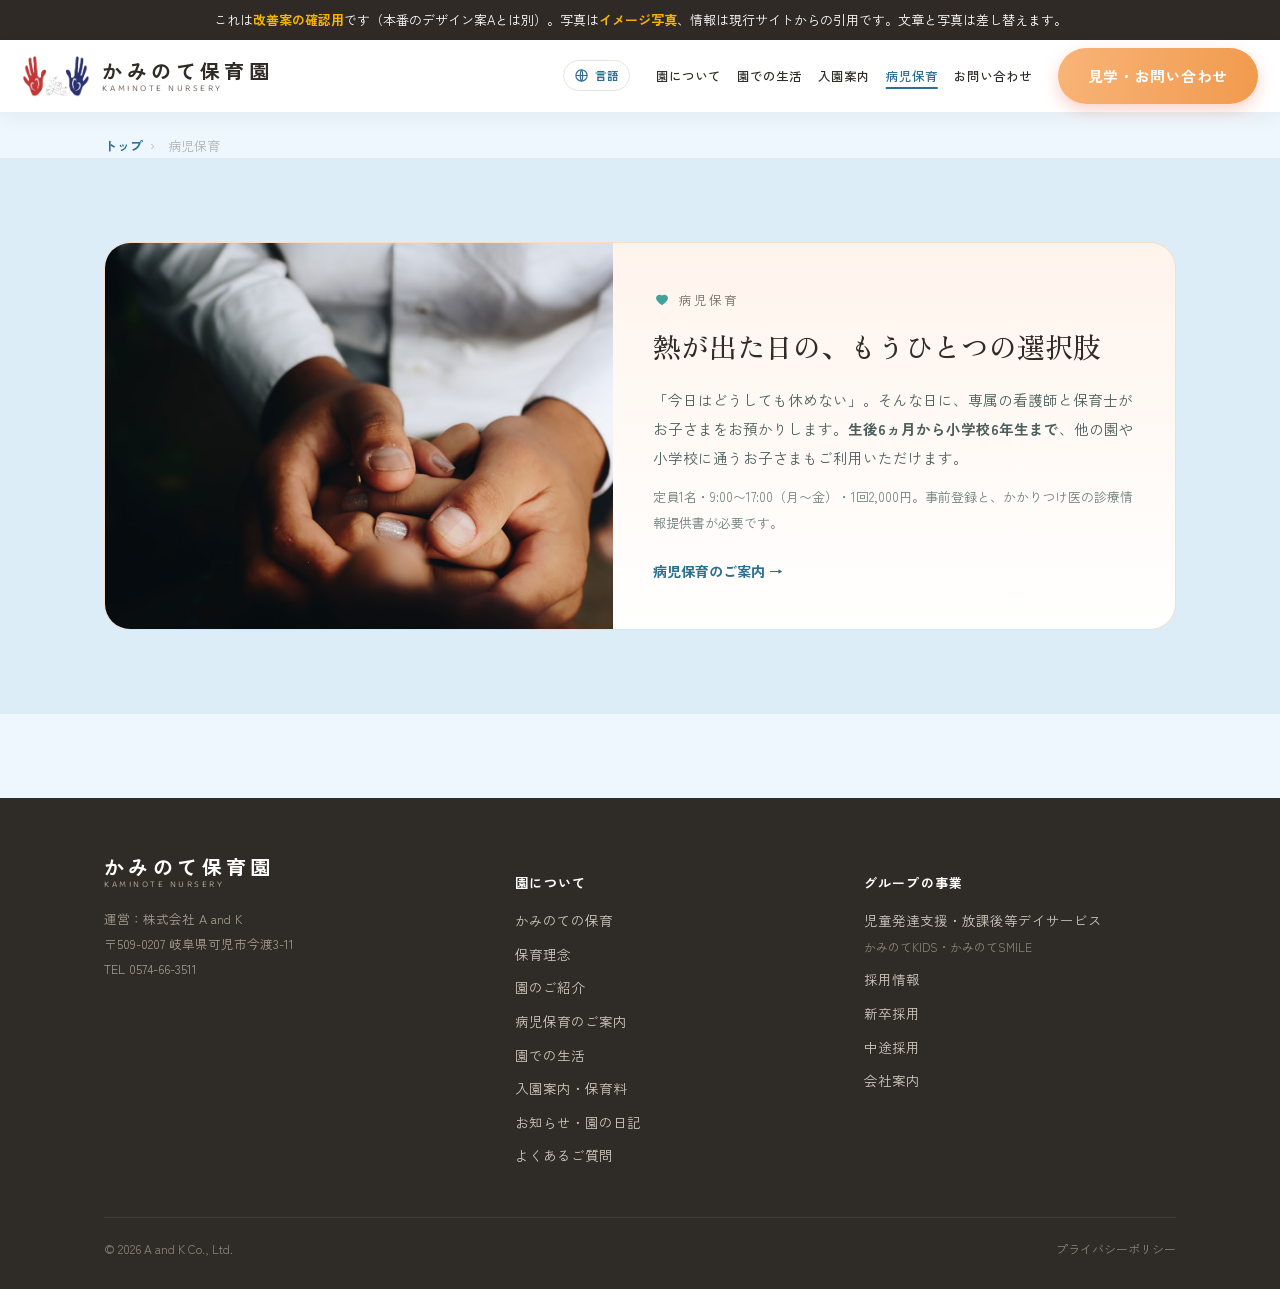
<file: byoji.html>
<!doctype html>
<html lang="ja">
<head>
<meta charset="utf-8">
<meta name="viewport" content="width=device-width, initial-scale=1">
<meta name="robots" content="noindex,nofollow">
<title>病児保育｜かみのて保育園</title>
<link rel="icon" href="data:image/svg+xml,<svg xmlns='http://www.w3.org/2000/svg' viewBox='0 0 100 100'><rect width='100' height='100' rx='24' fill='%232c6f92'/><text x='50' y='71' font-size='58' font-weight='bold' text-anchor='middle' font-family='sans-serif' fill='%23fff'>か</text></svg>">
<link rel="preconnect" href="https://fonts.googleapis.com">
<link rel="preconnect" href="https://fonts.gstatic.com" crossorigin>
<link href="https://fonts.googleapis.com/css2?family=Zen+Old+Mincho:wght@400;500;700&family=Zen+Kaku+Gothic+New:wght@400;500;700&family=Baloo+2:wght@500;600;700&display=swap" rel="stylesheet">
<link rel="stylesheet" href="style.css">
<script>
  // 最初の描画より前に付ける（あとから付けると、見えていたものが消えてから動く）。
  // ★a/ をルートへ昇格したときに落ちていて、スクロールの動きが効いていなかった（2026-09-19 復旧）
  document.documentElement.classList.add('anim');
  // 保険: 下のJSが動かなかったときは、隠したままにしない
  setTimeout(function () {
    if (!window.__animReady) { document.documentElement.classList.remove('anim'); }
  }, 4000);
</script>
</head>
<body class="v2">

<div class="note" data-i18n="k114">これは<b>改善案の確認用</b>です（本番のデザイン案Aとは別）。写真は<b>イメージ写真</b>、情報は現行サイトからの引用です。文章と写真は差し替えます。</div>

<!-- ============ ヘッダー ============ -->


<header class="head">
  <div class="head-in">
    <a class="brand" href="index.html">
      <img class="mark" src="img/logo-mark.png" alt="" width="313" height="192" decoding="async">
      <span class="tx">
        <span class="corp" data-i18n="k001">株式会社 A and K　企業主導型・認可保育園</span>
        <span class="name" data-i18n="k002">かみのて保育園</span>
        <span class="en">KAMINOTE NURSERY</span>
      </span>
    </a>
    <div class="lang">
    <button class="lang-btn" type="button" aria-expanded="false" aria-haspopup="true">
      <svg viewBox="0 0 24 24" aria-hidden="true"><circle cx="12" cy="12" r="9" fill="none" stroke="currentColor" stroke-width="1.8"/><path d="M3 12h18M12 3c2.5 2.6 2.5 15.4 0 18M12 3c-2.5 2.6-2.5 15.4 0 18" fill="none" stroke="currentColor" stroke-width="1.8"/></svg>
      <span data-i18n="k115">言語</span>
    </button>
    <div class="lang-menu" hidden>
      <button type="button" data-lang="ja">日本語</button>
      <button type="button" data-lang="en">English</button>
      <button type="button" data-lang="pt">Português</button>
    </div>
  </div>
    <nav class="gnav"><a href="parks.html" data-i18n="k005">園について</a><a href="life.html" data-i18n="k100">園での生活</a><a href="admission.html" data-i18n="k007">入園案内</a><a href="byoji.html" aria-current="page" data-i18n="k006">病児保育</a><a href="contact.html" data-i18n="k111">お問い合わせ</a></nav>
    <a class="cta-pill" href="contact.html">見学・お問い合わせ</a>
    <button class="burger" type="button" aria-label="メニュー">☰</button>
  </div>
</header>

<!-- 右端に貼りつく縦のボタン（参考イメージの「園見学予約」「病児・病後児保育」）
     ★文言は既にある鍵を使い回している（k019 / k006）。新しい鍵を足すと
       i18n_mark.py を掛け直したときに番号がずれるため。 -->


<div class="side-cta">
  <a class="s1" href="contact.html">
    <svg viewBox="0 0 24 24" aria-hidden="true"><path d="M5 5h14v15H5z" fill="none" stroke="#fff" stroke-width="2" stroke-linejoin="round"/><path d="M9 3v4M15 3v4M5 10h14" stroke="#fff" stroke-width="2" stroke-linecap="round"/></svg>
    <span data-i18n="k011">見学のお申し込み</span>
  </a>
  <a class="s2" href="byoji.html">
    <svg viewBox="0 0 24 24" aria-hidden="true"><path d="M12 20s-7-4.6-7-9.4A4 4 0 0 1 12 8a4 4 0 0 1 7 2.6c0 4.8-7 9.4-7 9.4Z" fill="none" stroke="#fff" stroke-width="2" stroke-linejoin="round"/></svg>
    <span data-i18n="k006">病児保育</span>
  </a>
</div>

<!-- ============ 左の縦レール ============ -->


<nav class="crumb"><a href="index.html" data-i18n="k118">トップ</a><span aria-hidden="true">›</span><span data-i18n="k006">病児保育</span></nav>
<section class="sec tint" id="byoji">
  <div class="wrap">
    <div class="byoji">
      <div class="split">
        <div class="ph"><img loading="lazy" decoding="async" src="img/byoji.jpg" alt="イメージ写真（こどもの手をとる大人の手）"></div>
        <div class="byoji-body">
          <span class="eyebrow"><svg viewBox="0 0 24 24"><path d="M12 19s-8-5-8-10a5 5 0 0 1 8-3 5 5 0 0 1 8 3c0 5-8 10-8 10Z" fill="#3fa39a"/></svg><span data-i18n="k006">病児保育</span></span>
          <h2 class="mincho" data-i18n="k057">熱が出た日の、もうひとつの選択肢</h2>
          <p data-i18n="k058">「今日はどうしても休めない」。そんな日に、専属の看護師と保育士がお子さまをお預かりします。<b>生後6ヵ月から小学校6年生まで</b>、他の園や小学校に通うお子さまもご利用いただけます。</p>
          <p class="fine" data-i18n="k059">定員1名・9:00〜17:00（月〜金）・1回2,000円。事前登録と、かかりつけ医の診療情報提供書が必要です。</p>
          <p style="margin-top:20px"><a class="link-a" href="byoji.html" data-i18n="k060">病児保育のご案内 →</a></p>
        </div>
      </div>
    </div>
  </div>
</section>

<!-- ============ 入園案内 ============ -->


<footer class="foot">
  <div class="wrap">
    <div class="foot-grid">
      <div>
        <!-- フッターは地色が濃いので実ロゴを置けない（白抜きのハートと顔に地色が透ける）。
             仮マークだけ残すとヘッダーと食い違うので、マークは置かず名前だけにする。 -->
        <div class="brand">
          <span class="tx"><span class="name" data-i18n="k002">かみのて保育園</span><span class="en">KAMINOTE NURSERY</span></span>
        </div>
        <div class="foot-addr" data-i18n="k097">運営：株式会社 A and K<br>〒509-0207 岐阜県可児市今渡3-11<br>TEL 0574-66-3511</div>
      </div>
      <div>
        <h4 data-i18n="k098">園について</h4>
        <ul>
          <li><a href="policy.html" data-i18n="k004">かみのての保育</a></li>
          <li><a href="philosophy.html" data-i18n="k116">保育理念</a></li>
          <li><a href="parks.html" data-i18n="k005">園のご紹介</a></li>
          <li><a href="byoji.html" data-i18n="k099">病児保育のご案内</a></li>
          <li><a href="life.html" data-i18n="k100">園での生活</a></li>
          <li><a href="admission.html" data-i18n="k061">入園案内・保育料</a></li>
          <li><a href="news.html" data-i18n="k084">お知らせ・園の日記</a></li>
          <li><a href="faq.html" data-i18n="k117">よくあるご質問</a></li>
        </ul>
      </div>
      <div>
        <h4 data-i18n="k101">グループの事業</h4>
        <ul>
          <li><a href="https://easywebcraft.github.io/kaminote-day-design/a/" data-i18n="k102">児童発達支援・放課後等デイサービス</a><br><span style="font-size:12px;color:#8d857c" data-i18n="k103">かみのてKIDS・かみのてSMILE</span></li>
          <li><a href="recruit.html" data-i18n="k008">採用情報</a></li>
          <li><a href="recruit-new.html" data-i18n="k119">新卒採用</a></li>
          <li><a href="recruit-mid.html" data-i18n="k120">中途採用</a></li>
          <li><a href="https://www.aandkcorp.com/" data-i18n="k104">会社案内</a></li>
        </ul>
      </div>
    </div>
    <div class="copy"><span>© 2026 A and K Co., Ltd.</span><a href="#" data-i18n="k105">プライバシーポリシー</a></div>
  </div>
</footer>



<!-- ============ 開いたときの動き（後半：順に出す） ============
     隠す指定と対象の並びは <head> 側にある。ここでは出す順番だけを決める。 -->


<script>
(function () {
  // ★ここの並びは <head> の隠す指定と必ず同じにすること
  var ANIM_SEL = '.stats > .wrap > *,'
               + '.sec > .wrap > *:not(.reasons):not(.parks):not(.adm):not(.news),'
               + '.reasons > *,'
               + '.parks > *,'
               + '.adm > *,'
               + '.news > *';

  var units = [].slice.call(document.querySelectorAll(ANIM_SEL));

  function sweep() {
    var vh = window.innerHeight || document.documentElement.clientHeight;
    var shown = [];
    for (var i = units.length - 1; i >= 0; i--) {
      var r = units[i].getBoundingClientRect();
      if (r.top < vh * 0.92 && r.bottom > 0) {
        shown.push(units[i]);
        units.splice(i, 1);                            // 一度出したら見張らない
      }
    }
    if (!shown.length) { return; }
    shown.sort(function (a, b) {
      return a.getBoundingClientRect().top - b.getBoundingClientRect().top;
    }).forEach(function (el, i) {
      el.style.animationDelay = (i * 0.06) + 's';      // 並んでいるものは少しずつずらす
      el.classList.add('on');
    });
    if (!units.length) {
      window.removeEventListener('scroll', onScroll);
      window.removeEventListener('resize', onScroll);
    }
  }

  var waiting = false;
  function onScroll() {
    if (waiting) { return; }
    waiting = true;
    requestAnimationFrame(function () { waiting = false; sweep(); });
  }
  window.addEventListener('scroll', onScroll, { passive: true });
  window.addEventListener('resize', onScroll);
  sweep();                                             // 最初から見えている分
  window.addEventListener('load', sweep);              // 画像が入って位置が確定したあと

  window.__animReady = true;                           // <head> の保険に「動いた」と伝える

  // 保険: スクロールを拾えない環境でも、文字が消えたままにはしない
  setTimeout(function () {
    units.forEach(function (el) { el.classList.add('on'); });
    units.length = 0;
  }, 5000);
})();
</script>


<script>
// スマホのメニュー開閉。★ボタンは前からあったが処理が無く、押しても反応しなかった。
(function () {
  var head = document.querySelector('.head');
  var btn = head && head.querySelector('.burger');
  var nav = head && head.querySelector('.gnav');
  if (!head || !btn || !nav) { return; }
  btn.setAttribute('aria-expanded', 'false');

  function close() {
    head.classList.remove('open');
    btn.setAttribute('aria-expanded', 'false');
  }
  btn.addEventListener('click', function (e) {
    e.stopPropagation();
    var open = !head.classList.contains('open');
    head.classList.toggle('open', open);
    btn.setAttribute('aria-expanded', open ? 'true' : 'false');
    // 見学のボタンはスマホでは隠れているので、開いたメニューの中に入れておく。
    // 入れないと、メニューからお問い合わせへ行けない。
    if (open && !nav.querySelector('.cta-in-menu')) {
      var cta = head.querySelector('.cta, .cta-pill, .pill-recruit');
      if (cta) {
        var c = cta.cloneNode(true);
        c.className = 'cta-in-menu';
        c.style.cssText = 'font-weight:700';
        nav.appendChild(c);
      }
    }
  });
  // メニューの外を押したら閉じる／項目を押したら閉じる
  document.addEventListener('click', function (e) {
    if (head.classList.contains('open') && !head.contains(e.target)) { close(); }
  });
  nav.addEventListener('click', function (e) { if (e.target.closest('a')) { close(); } });
  document.addEventListener('keydown', function (e) { if (e.key === 'Escape') { close(); } });
  // 幅を広げてボタンが消えたら、開いた状態を持ち越さない
  window.addEventListener('resize', function () {
    if (getComputedStyle(btn).display === 'none') { close(); }
  });
})();
</script>


<script src="i18n.js"></script>
</file>
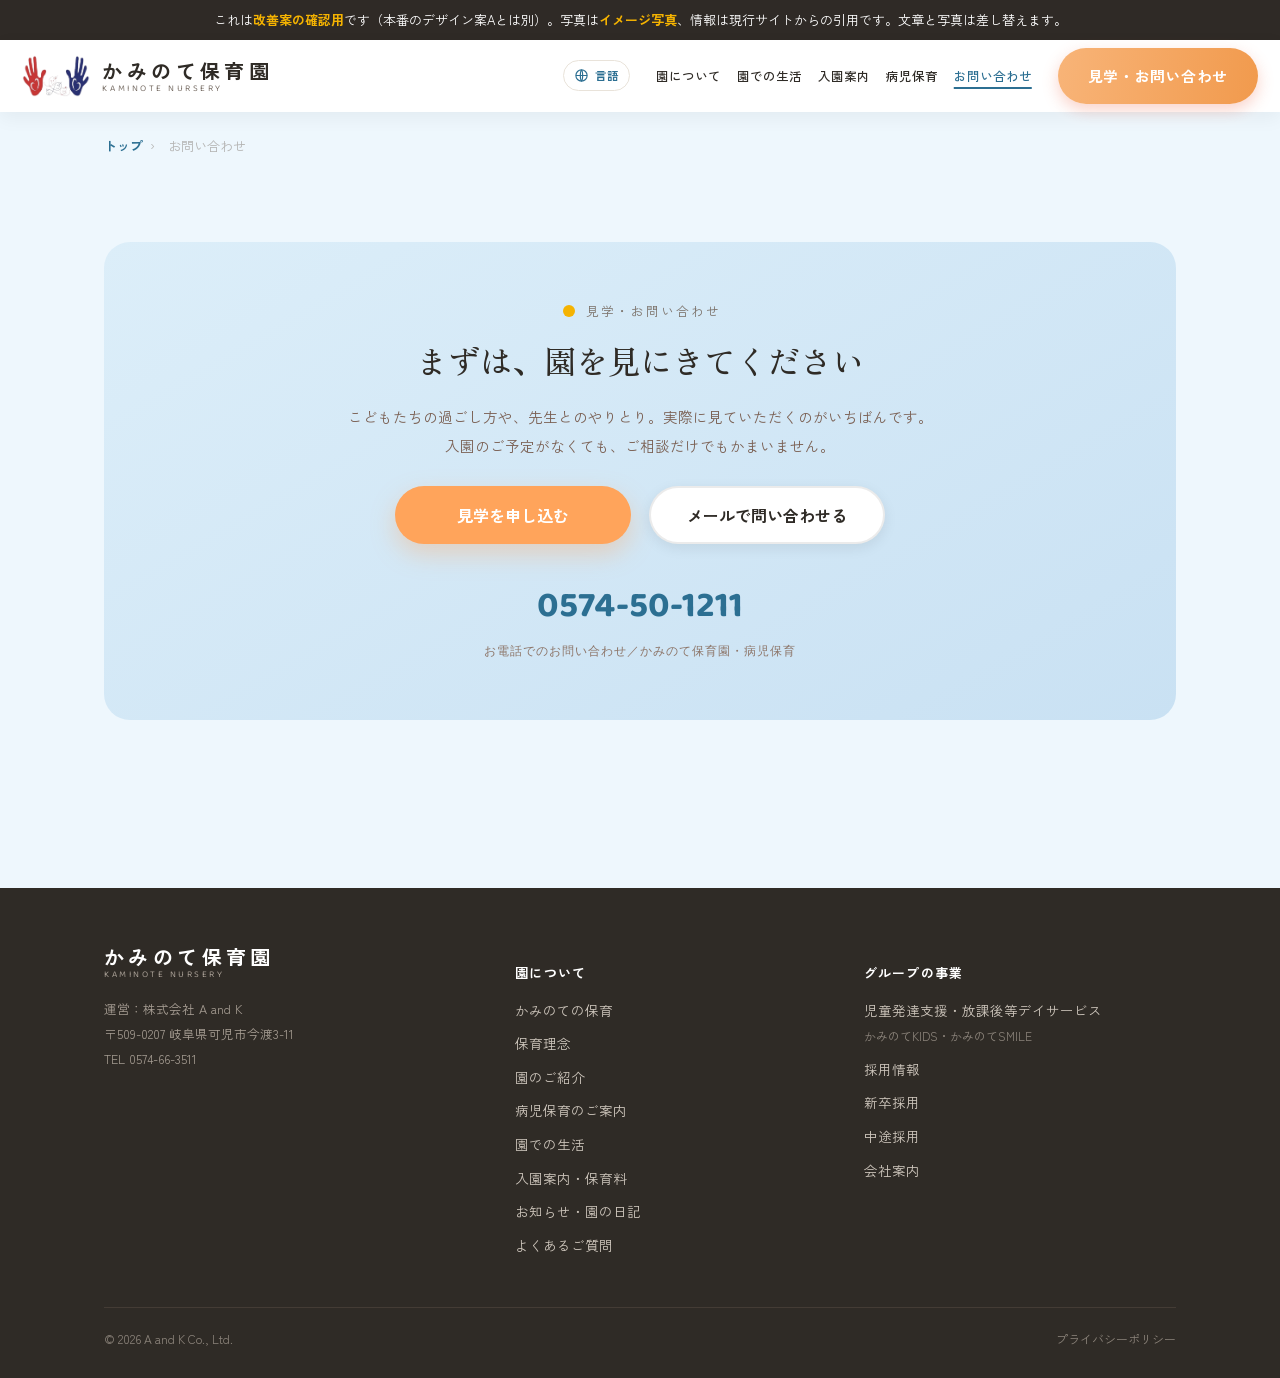
<file: contact.html>
<!doctype html>
<html lang="ja">
<head>
<meta charset="utf-8">
<meta name="viewport" content="width=device-width, initial-scale=1">
<meta name="robots" content="noindex,nofollow">
<title>お問い合わせ｜かみのて保育園</title>
<link rel="icon" href="data:image/svg+xml,<svg xmlns='http://www.w3.org/2000/svg' viewBox='0 0 100 100'><rect width='100' height='100' rx='24' fill='%232c6f92'/><text x='50' y='71' font-size='58' font-weight='bold' text-anchor='middle' font-family='sans-serif' fill='%23fff'>か</text></svg>">
<link rel="preconnect" href="https://fonts.googleapis.com">
<link rel="preconnect" href="https://fonts.gstatic.com" crossorigin>
<link href="https://fonts.googleapis.com/css2?family=Zen+Old+Mincho:wght@400;500;700&family=Zen+Kaku+Gothic+New:wght@400;500;700&family=Baloo+2:wght@500;600;700&display=swap" rel="stylesheet">
<link rel="stylesheet" href="style.css">
<script>
  // 最初の描画より前に付ける（あとから付けると、見えていたものが消えてから動く）。
  // ★a/ をルートへ昇格したときに落ちていて、スクロールの動きが効いていなかった（2026-09-19 復旧）
  document.documentElement.classList.add('anim');
  // 保険: 下のJSが動かなかったときは、隠したままにしない
  setTimeout(function () {
    if (!window.__animReady) { document.documentElement.classList.remove('anim'); }
  }, 4000);
</script>
</head>
<body class="v2">

<div class="note" data-i18n="k114">これは<b>改善案の確認用</b>です（本番のデザイン案Aとは別）。写真は<b>イメージ写真</b>、情報は現行サイトからの引用です。文章と写真は差し替えます。</div>

<!-- ============ ヘッダー ============ -->


<header class="head">
  <div class="head-in">
    <a class="brand" href="index.html">
      <img class="mark" src="img/logo-mark.png" alt="" width="313" height="192" decoding="async">
      <span class="tx">
        <span class="corp" data-i18n="k001">株式会社 A and K　企業主導型・認可保育園</span>
        <span class="name" data-i18n="k002">かみのて保育園</span>
        <span class="en">KAMINOTE NURSERY</span>
      </span>
    </a>
    <div class="lang">
    <button class="lang-btn" type="button" aria-expanded="false" aria-haspopup="true">
      <svg viewBox="0 0 24 24" aria-hidden="true"><circle cx="12" cy="12" r="9" fill="none" stroke="currentColor" stroke-width="1.8"/><path d="M3 12h18M12 3c2.5 2.6 2.5 15.4 0 18M12 3c-2.5 2.6-2.5 15.4 0 18" fill="none" stroke="currentColor" stroke-width="1.8"/></svg>
      <span data-i18n="k115">言語</span>
    </button>
    <div class="lang-menu" hidden>
      <button type="button" data-lang="ja">日本語</button>
      <button type="button" data-lang="en">English</button>
      <button type="button" data-lang="pt">Português</button>
    </div>
  </div>
    <nav class="gnav"><a href="parks.html" data-i18n="k005">園について</a><a href="life.html" data-i18n="k100">園での生活</a><a href="admission.html" data-i18n="k007">入園案内</a><a href="byoji.html" data-i18n="k006">病児保育</a><a href="contact.html" aria-current="page" data-i18n="k111">お問い合わせ</a></nav>
    <a class="cta-pill" href="contact.html">見学・お問い合わせ</a>
    <button class="burger" type="button" aria-label="メニュー">☰</button>
  </div>
</header>

<!-- 右端に貼りつく縦のボタン（参考イメージの「園見学予約」「病児・病後児保育」）
     ★文言は既にある鍵を使い回している（k019 / k006）。新しい鍵を足すと
       i18n_mark.py を掛け直したときに番号がずれるため。 -->


<div class="side-cta">
  <a class="s1" href="contact.html">
    <svg viewBox="0 0 24 24" aria-hidden="true"><path d="M5 5h14v15H5z" fill="none" stroke="#fff" stroke-width="2" stroke-linejoin="round"/><path d="M9 3v4M15 3v4M5 10h14" stroke="#fff" stroke-width="2" stroke-linecap="round"/></svg>
    <span data-i18n="k011">見学のお申し込み</span>
  </a>
  <a class="s2" href="byoji.html">
    <svg viewBox="0 0 24 24" aria-hidden="true"><path d="M12 20s-7-4.6-7-9.4A4 4 0 0 1 12 8a4 4 0 0 1 7 2.6c0 4.8-7 9.4-7 9.4Z" fill="none" stroke="#fff" stroke-width="2" stroke-linejoin="round"/></svg>
    <span data-i18n="k006">病児保育</span>
  </a>
</div>

<!-- ============ 左の縦レール ============ -->


<nav class="crumb"><a href="index.html" data-i18n="k118">トップ</a><span aria-hidden="true">›</span><span data-i18n="k111">お問い合わせ</span></nav>
<section class="sec" id="contact">
  <div class="wrap">
    <div class="contact">
      <span class="eyebrow"><svg viewBox="0 0 24 24"><circle cx="12" cy="12" r="8" fill="#f5b301"/></svg><span data-i18n="k091">見学・お問い合わせ</span></span>
      <h2 class="mincho" data-i18n="k092">まずは、園を見にきてください</h2>
      <p data-i18n="k093">こどもたちの過ごし方や、先生とのやりとり。実際に見ていただくのがいちばんです。<br>入園のご予定がなくても、ご相談だけでもかまいません。</p>
      <div class="hero-actions" style="margin-top:26px">
        <a class="btn btn-main" href="contact.html" data-i18n="k094">見学を申し込む</a>
        <a class="btn btn-sub" href="contact.html" data-i18n="k095">メールで問い合わせる</a>
      </div>
      <div class="tel" data-i18n="k096">0574-50-1211<small>お電話でのお問い合わせ／かみのて保育園・病児保育</small></div>
    </div>
  </div>
</section>

<!-- ============ フッター ============ -->


<footer class="foot">
  <div class="wrap">
    <div class="foot-grid">
      <div>
        <!-- フッターは地色が濃いので実ロゴを置けない（白抜きのハートと顔に地色が透ける）。
             仮マークだけ残すとヘッダーと食い違うので、マークは置かず名前だけにする。 -->
        <div class="brand">
          <span class="tx"><span class="name" data-i18n="k002">かみのて保育園</span><span class="en">KAMINOTE NURSERY</span></span>
        </div>
        <div class="foot-addr" data-i18n="k097">運営：株式会社 A and K<br>〒509-0207 岐阜県可児市今渡3-11<br>TEL 0574-66-3511</div>
      </div>
      <div>
        <h4 data-i18n="k098">園について</h4>
        <ul>
          <li><a href="policy.html" data-i18n="k004">かみのての保育</a></li>
          <li><a href="philosophy.html" data-i18n="k116">保育理念</a></li>
          <li><a href="parks.html" data-i18n="k005">園のご紹介</a></li>
          <li><a href="byoji.html" data-i18n="k099">病児保育のご案内</a></li>
          <li><a href="life.html" data-i18n="k100">園での生活</a></li>
          <li><a href="admission.html" data-i18n="k061">入園案内・保育料</a></li>
          <li><a href="news.html" data-i18n="k084">お知らせ・園の日記</a></li>
          <li><a href="faq.html" data-i18n="k117">よくあるご質問</a></li>
        </ul>
      </div>
      <div>
        <h4 data-i18n="k101">グループの事業</h4>
        <ul>
          <li><a href="https://easywebcraft.github.io/kaminote-day-design/a/" data-i18n="k102">児童発達支援・放課後等デイサービス</a><br><span style="font-size:12px;color:#8d857c" data-i18n="k103">かみのてKIDS・かみのてSMILE</span></li>
          <li><a href="recruit.html" data-i18n="k008">採用情報</a></li>
          <li><a href="recruit-new.html" data-i18n="k119">新卒採用</a></li>
          <li><a href="recruit-mid.html" data-i18n="k120">中途採用</a></li>
          <li><a href="https://www.aandkcorp.com/" data-i18n="k104">会社案内</a></li>
        </ul>
      </div>
    </div>
    <div class="copy"><span>© 2026 A and K Co., Ltd.</span><a href="#" data-i18n="k105">プライバシーポリシー</a></div>
  </div>
</footer>



<!-- ============ 開いたときの動き（後半：順に出す） ============
     隠す指定と対象の並びは <head> 側にある。ここでは出す順番だけを決める。 -->


<script>
(function () {
  // ★ここの並びは <head> の隠す指定と必ず同じにすること
  var ANIM_SEL = '.stats > .wrap > *,'
               + '.sec > .wrap > *:not(.reasons):not(.parks):not(.adm):not(.news),'
               + '.reasons > *,'
               + '.parks > *,'
               + '.adm > *,'
               + '.news > *';

  var units = [].slice.call(document.querySelectorAll(ANIM_SEL));

  function sweep() {
    var vh = window.innerHeight || document.documentElement.clientHeight;
    var shown = [];
    for (var i = units.length - 1; i >= 0; i--) {
      var r = units[i].getBoundingClientRect();
      if (r.top < vh * 0.92 && r.bottom > 0) {
        shown.push(units[i]);
        units.splice(i, 1);                            // 一度出したら見張らない
      }
    }
    if (!shown.length) { return; }
    shown.sort(function (a, b) {
      return a.getBoundingClientRect().top - b.getBoundingClientRect().top;
    }).forEach(function (el, i) {
      el.style.animationDelay = (i * 0.06) + 's';      // 並んでいるものは少しずつずらす
      el.classList.add('on');
    });
    if (!units.length) {
      window.removeEventListener('scroll', onScroll);
      window.removeEventListener('resize', onScroll);
    }
  }

  var waiting = false;
  function onScroll() {
    if (waiting) { return; }
    waiting = true;
    requestAnimationFrame(function () { waiting = false; sweep(); });
  }
  window.addEventListener('scroll', onScroll, { passive: true });
  window.addEventListener('resize', onScroll);
  sweep();                                             // 最初から見えている分
  window.addEventListener('load', sweep);              // 画像が入って位置が確定したあと

  window.__animReady = true;                           // <head> の保険に「動いた」と伝える

  // 保険: スクロールを拾えない環境でも、文字が消えたままにはしない
  setTimeout(function () {
    units.forEach(function (el) { el.classList.add('on'); });
    units.length = 0;
  }, 5000);
})();
</script>


<script>
// スマホのメニュー開閉。★ボタンは前からあったが処理が無く、押しても反応しなかった。
(function () {
  var head = document.querySelector('.head');
  var btn = head && head.querySelector('.burger');
  var nav = head && head.querySelector('.gnav');
  if (!head || !btn || !nav) { return; }
  btn.setAttribute('aria-expanded', 'false');

  function close() {
    head.classList.remove('open');
    btn.setAttribute('aria-expanded', 'false');
  }
  btn.addEventListener('click', function (e) {
    e.stopPropagation();
    var open = !head.classList.contains('open');
    head.classList.toggle('open', open);
    btn.setAttribute('aria-expanded', open ? 'true' : 'false');
    // 見学のボタンはスマホでは隠れているので、開いたメニューの中に入れておく。
    // 入れないと、メニューからお問い合わせへ行けない。
    if (open && !nav.querySelector('.cta-in-menu')) {
      var cta = head.querySelector('.cta, .cta-pill, .pill-recruit');
      if (cta) {
        var c = cta.cloneNode(true);
        c.className = 'cta-in-menu';
        c.style.cssText = 'font-weight:700';
        nav.appendChild(c);
      }
    }
  });
  // メニューの外を押したら閉じる／項目を押したら閉じる
  document.addEventListener('click', function (e) {
    if (head.classList.contains('open') && !head.contains(e.target)) { close(); }
  });
  nav.addEventListener('click', function (e) { if (e.target.closest('a')) { close(); } });
  document.addEventListener('keydown', function (e) { if (e.key === 'Escape') { close(); } });
  // 幅を広げてボタンが消えたら、開いた状態を持ち越さない
  window.addEventListener('resize', function () {
    if (getComputedStyle(btn).display === 'none') { close(); }
  });
})();
</script>


<script src="i18n.js"></script>
</file>
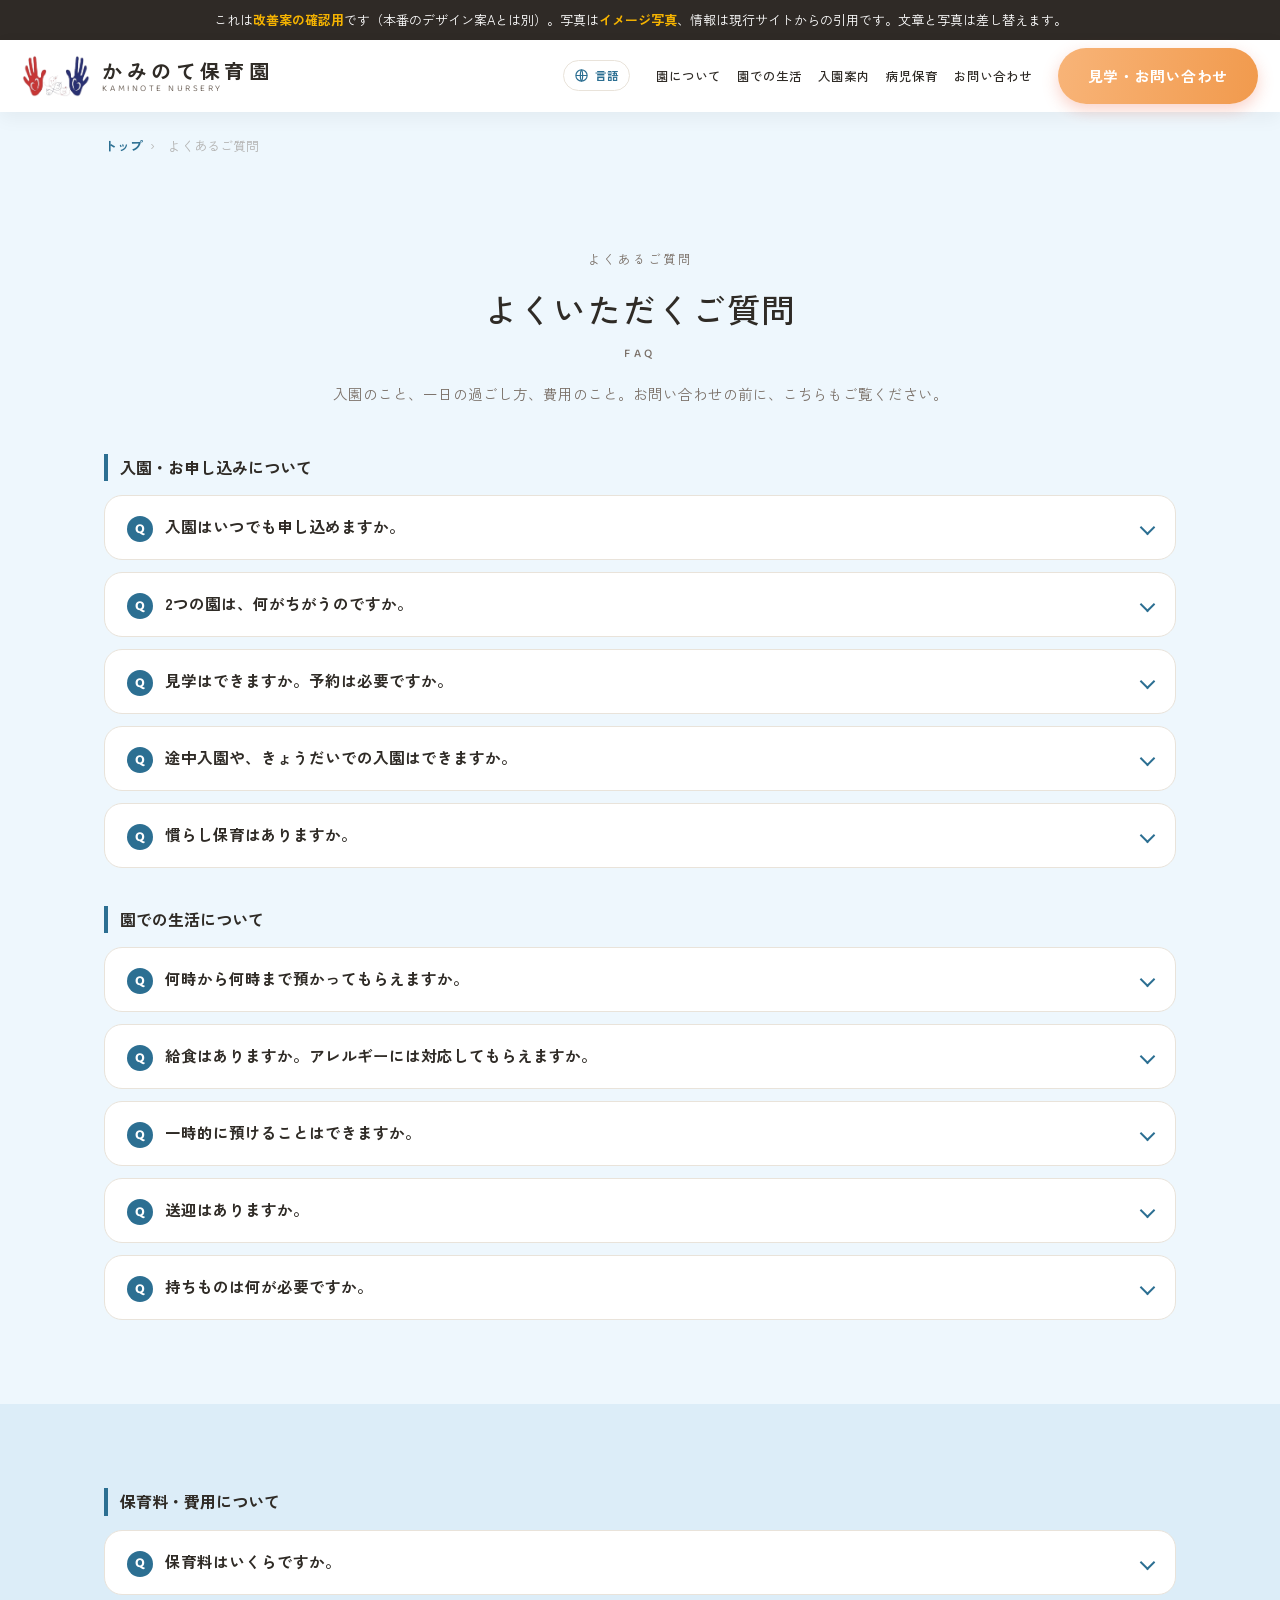
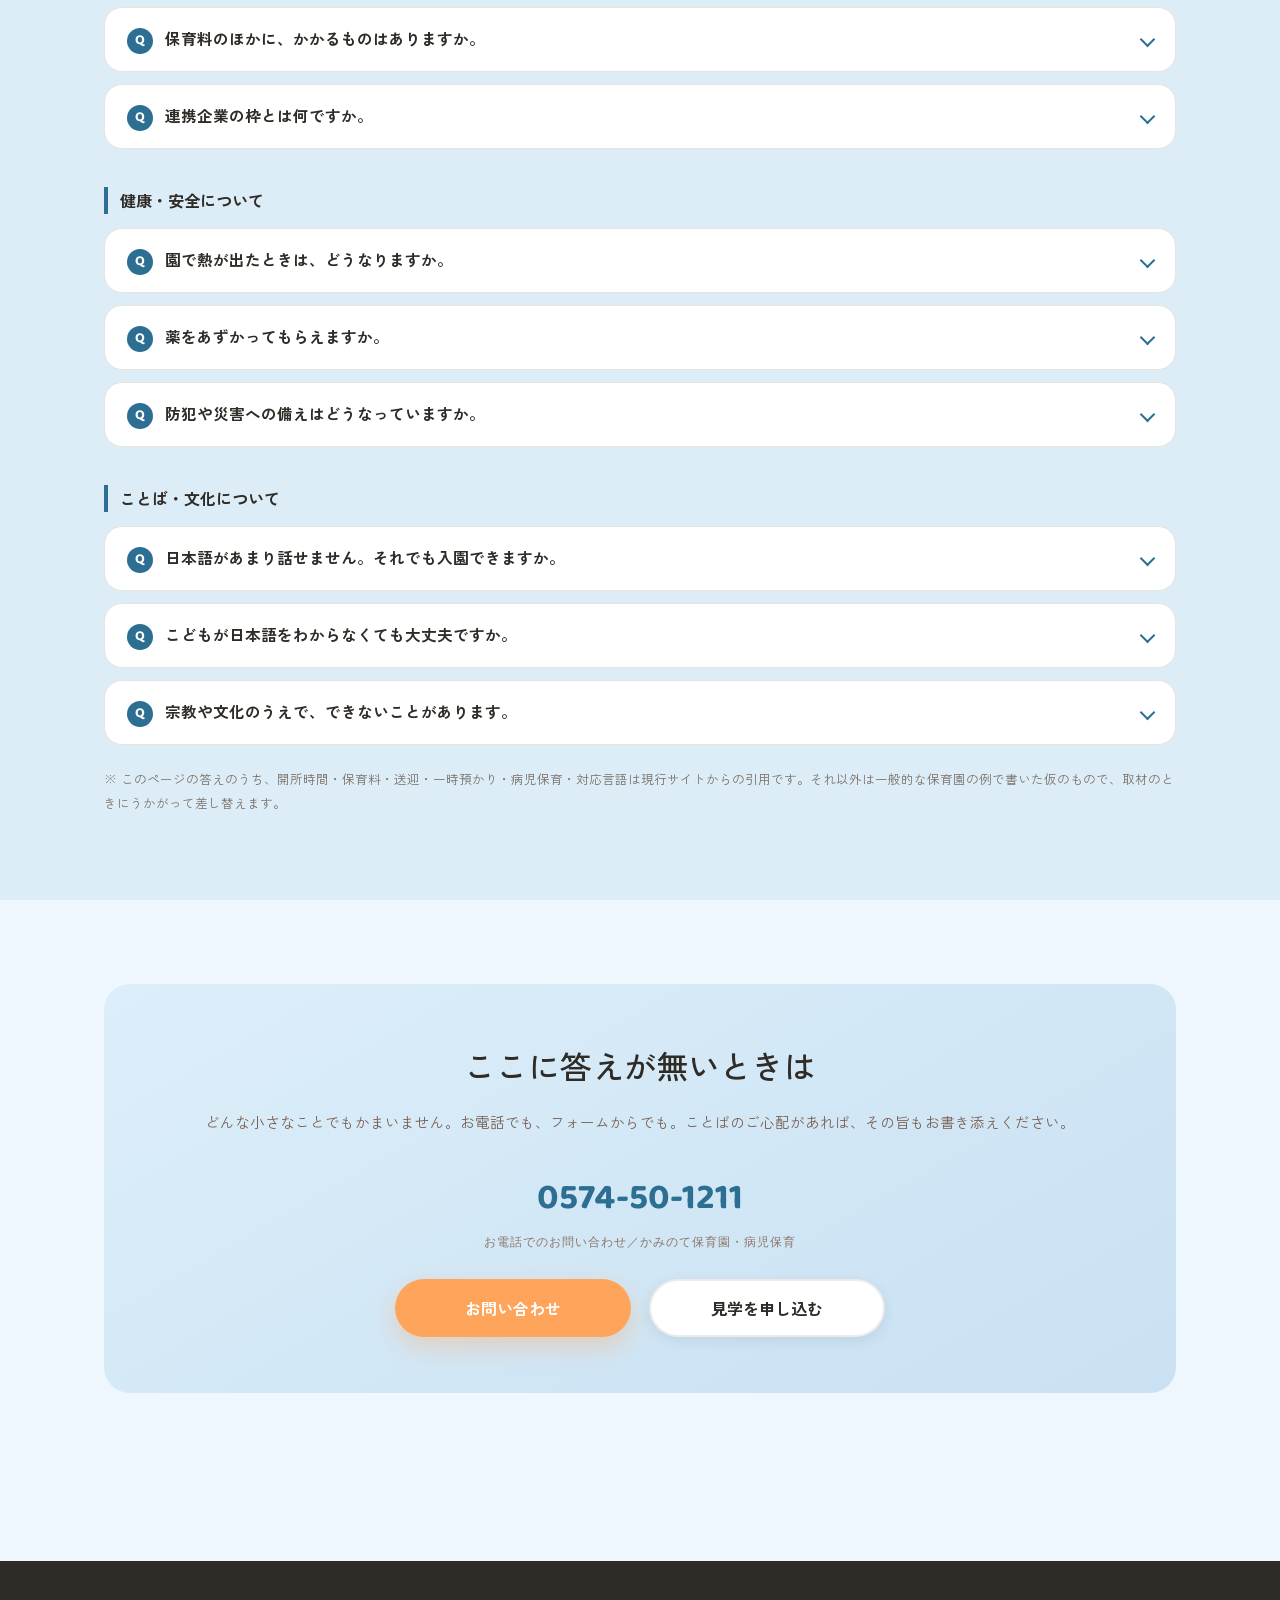
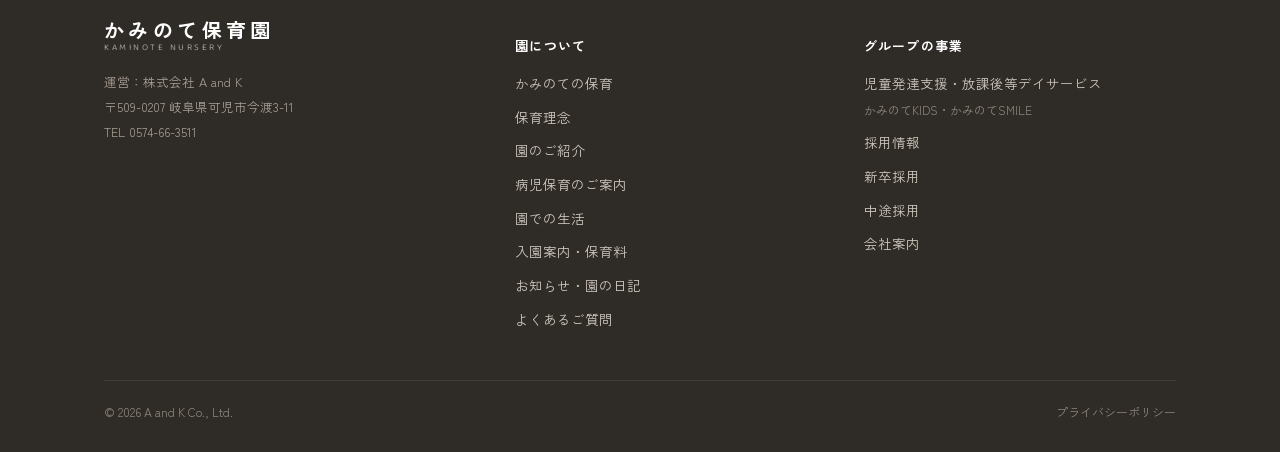
<file: faq.html>
<!doctype html>
<html lang="ja">
<head>
<meta charset="utf-8">
<meta name="viewport" content="width=device-width, initial-scale=1">
<meta name="robots" content="noindex,nofollow">
<title>よくあるご質問｜かみのて保育園</title>
<link rel="icon" href="data:image/svg+xml,<svg xmlns='http://www.w3.org/2000/svg' viewBox='0 0 100 100'><rect width='100' height='100' rx='24' fill='%232c6f92'/><text x='50' y='71' font-size='58' font-weight='bold' text-anchor='middle' font-family='sans-serif' fill='%23fff'>か</text></svg>">
<link rel="preconnect" href="https://fonts.googleapis.com">
<link rel="preconnect" href="https://fonts.gstatic.com" crossorigin>
<link href="https://fonts.googleapis.com/css2?family=Zen+Old+Mincho:wght@400;500;700&family=Zen+Kaku+Gothic+New:wght@400;500;700&family=Baloo+2:wght@500;600;700&display=swap" rel="stylesheet">
<link rel="stylesheet" href="style.css">
<script>
  // 最初の描画より前に付ける（あとから付けると、見えていたものが消えてから動く）。
  // ★a/ をルートへ昇格したときに落ちていて、スクロールの動きが効いていなかった（2026-09-19 復旧）
  document.documentElement.classList.add('anim');
  // 保険: 下のJSが動かなかったときは、隠したままにしない
  setTimeout(function () {
    if (!window.__animReady) { document.documentElement.classList.remove('anim'); }
  }, 4000);
</script>
</head>
<body class="v2">

<div class="note" data-i18n="k114">これは<b>改善案の確認用</b>です（本番のデザイン案Aとは別）。写真は<b>イメージ写真</b>、情報は現行サイトからの引用です。文章と写真は差し替えます。</div>

<!-- ============ ヘッダー ============ -->


<header class="head">
  <div class="head-in">
    <a class="brand" href="index.html">
      <img class="mark" src="img/logo-mark.png" alt="" width="313" height="192" decoding="async">
      <span class="tx">
        <span class="corp" data-i18n="k001">株式会社 A and K　企業主導型・認可保育園</span>
        <span class="name" data-i18n="k002">かみのて保育園</span>
        <span class="en">KAMINOTE NURSERY</span>
      </span>
    </a>
    <div class="lang">
    <button class="lang-btn" type="button" aria-expanded="false" aria-haspopup="true">
      <svg viewBox="0 0 24 24" aria-hidden="true"><circle cx="12" cy="12" r="9" fill="none" stroke="currentColor" stroke-width="1.8"/><path d="M3 12h18M12 3c2.5 2.6 2.5 15.4 0 18M12 3c-2.5 2.6-2.5 15.4 0 18" fill="none" stroke="currentColor" stroke-width="1.8"/></svg>
      <span data-i18n="k115">言語</span>
    </button>
    <div class="lang-menu" hidden>
      <button type="button" data-lang="ja">日本語</button>
      <button type="button" data-lang="en">English</button>
      <button type="button" data-lang="pt">Português</button>
    </div>
  </div>
    <nav class="gnav"><a href="parks.html" data-i18n="k005">園について</a><a href="life.html" data-i18n="k100">園での生活</a><a href="admission.html" data-i18n="k007">入園案内</a><a href="byoji.html" data-i18n="k006">病児保育</a><a href="contact.html" data-i18n="k111">お問い合わせ</a></nav>
    <a class="cta-pill" href="contact.html">見学・お問い合わせ</a>
    <button class="burger" type="button" aria-label="メニュー">☰</button>
  </div>
</header>

<!-- 右端に貼りつく縦のボタン（参考イメージの「園見学予約」「病児・病後児保育」）
     ★文言は既にある鍵を使い回している（k019 / k006）。新しい鍵を足すと
       i18n_mark.py を掛け直したときに番号がずれるため。 -->


<div class="side-cta">
  <a class="s1" href="contact.html">
    <svg viewBox="0 0 24 24" aria-hidden="true"><path d="M5 5h14v15H5z" fill="none" stroke="#fff" stroke-width="2" stroke-linejoin="round"/><path d="M9 3v4M15 3v4M5 10h14" stroke="#fff" stroke-width="2" stroke-linecap="round"/></svg>
    <span data-i18n="k011">見学のお申し込み</span>
  </a>
  <a class="s2" href="byoji.html">
    <svg viewBox="0 0 24 24" aria-hidden="true"><path d="M12 20s-7-4.6-7-9.4A4 4 0 0 1 12 8a4 4 0 0 1 7 2.6c0 4.8-7 9.4-7 9.4Z" fill="none" stroke="#fff" stroke-width="2" stroke-linejoin="round"/></svg>
    <span data-i18n="k006">病児保育</span>
  </a>
</div>

<!-- ============ 左の縦レール ============ -->


<nav class="crumb"><a href="index.html" data-i18n="k118">トップ</a><span aria-hidden="true">›</span><span data-i18n="k117">よくあるご質問</span></nav>
<!-- ============================================================
     よくあるご質問（かみのて保育園）
     参考: https://popolarhoiku.com/faq/ （開閉式の一覧・カテゴリ分けなし）
     → こちらは5つに分けた。数が多いので、分けないと探せない。
     ★ここが原本。3案で同じ本文を使う（いまは案Aだけに入れている）。
     ★色は --x-accent と薄い黒だけ。写真は .x-ph、改行は .x-br、帯は class="sec tint"。
     ★開閉は <details>/<summary>。JSを足さずに動き、キーボードでも開ける。
     ★答えのうち確かなのは DATA.md にある数字だけ（開所時間・保育料・病児保育・一時預かり・
       送迎・多言語）。それ以外は一般的な保育園の例で、末尾に仮である旨を書いてある。
     ============================================================ -->

<section class="sec" id="faq">
  <div class="wrap">
    <div class="sec-head">
      <span class="eyebrow" data-i18n="k117">よくあるご質問</span>
      <h2><span data-i18n="k121">よくいただくご質問</span><span class="en">FAQ</span></h2>
      <p data-i18n="k122">入園のこと、一日の過ごし方、費用のこと。<br class="x-br">お問い合わせの前に、こちらもご覧ください。</p>
    </div>

    <h3 class="faq-h" data-i18n="k123">入園・お申し込みについて</h3>
    <div class="faq">
      <details class="qa">
        <summary data-i18n="k124">入園はいつでも申し込めますか。</summary>
        <div class="a"><div data-i18n="k125"><b>かみのて保育園</b>（企業主導型）は、空きがあれば年度の途中でもご入園いただけます。園へ直接お申し込みください。<br><b>かみのて今渡保育園</b>（可児市の認可保育園）は、<b>可児市役所 保育課</b>へのお申し込みになり、受付の時期が決まっています。</div></div>
      </details>
      <details class="qa">
        <summary data-i18n="k126">2つの園は、何がちがうのですか。</summary>
        <div class="a"><div><p data-i18n="k127">制度がちがいます。かみのて保育園は<b>企業主導型保育園</b>で、園に直接お申し込みいただけます（自社枠・連携企業枠・地域枠）。かみのて今渡保育園は<b>可児市の認可保育園</b>で、お申し込みも保育料の決まり方も市役所を通します。</p><a class="link-a" href="admission.html" data-i18n="k128">入園案内・保育料を見る →</a></div></div>
      </details>
      <details class="qa">
        <summary data-i18n="k129">見学はできますか。予約は必要ですか。</summary>
        <div class="a"><div><p data-i18n="k130">できます。お電話またはお問い合わせフォームからお申し込みください。こどもたちの過ごしている時間に合わせてご案内しています。<b>入園のご予定がなくても、ご相談だけでもかまいません。</b></p><a class="link-a" href="contact.html" data-i18n="k131">見学を申し込む →</a></div></div>
      </details>
      <details class="qa">
        <summary data-i18n="k132">途中入園や、きょうだいでの入園はできますか。</summary>
        <div class="a"><div data-i18n="k133">どちらもご相談ください。きょうだいで通われているご家庭もあります。空き状況は月によって変わりますので、まずはお問い合わせください。</div></div>
      </details>
      <details class="qa">
        <summary data-i18n="k134">慣らし保育はありますか。</summary>
        <div class="a"><div data-i18n="k135">あります。はじめは短い時間から始め、お子さんのようすを見ながら少しずつ伸ばしていきます。期間はお子さんによってちがい、目安は1〜2週間です。ご家庭のご事情に合わせて調整します。</div></div>
      </details>
    </div>

    <h3 class="faq-h" data-i18n="k136">園での生活について</h3>
    <div class="faq">
      <details class="qa">
        <summary data-i18n="k137">何時から何時まで預かってもらえますか。</summary>
        <div class="a"><div><p data-i18n="k138"><b>かみのて保育園</b>は 7:00〜20:00。<b>かみのて今渡保育園</b>は 7:30〜19:30（土・祝は 7:30〜16:30）です。18時からは延長保育で、補食もご用意しています。</p><a class="link-a" href="life.html" data-i18n="k139">園での一日を見る →</a></div></div>
      </details>
      <details class="qa">
        <summary data-i18n="k140">給食はありますか。アレルギーには対応してもらえますか。</summary>
        <div class="a"><div data-i18n="k141">給食もおやつも<b>自園調理</b>です。アレルギーは医師の指示書をもとに、除去や代わりの献立で個別に対応します。ご家庭の食文化で食べられないものがある場合も、ご相談ください。</div></div>
      </details>
      <details class="qa">
        <summary data-i18n="k142">一時的に預けることはできますか。</summary>
        <div class="a"><div data-i18n="k143">かみのて今渡保育園で<b>一時預かり</b>を行っています。対象は生後6か月〜2歳、9:00〜16:00（月〜土・祝）、1日 2,500円。事前登録制です（TEL 0574-66-3511）。</div></div>
      </details>
      <details class="qa">
        <summary data-i18n="k144">送迎はありますか。</summary>
        <div class="a"><div data-i18n="k145">ご希望の方に行っています。かみのて保育園の場合、可児市内 5,000円／月、市外 6,000円／月です。区域によってはお受けできないことがありますので、ご相談ください。</div></div>
      </details>
      <details class="qa">
        <summary data-i18n="k146">持ちものは何が必要ですか。</summary>
        <div class="a"><div data-i18n="k147">着替え、おむつ、口ふきタオル、お昼寝用のバスタオルなど。年齢によって変わりますので、ご入園のときに一覧をお渡しします。名前の書き方もあわせてご案内します。</div></div>
      </details>
    </div>
  </div>
</section>

<section class="sec tint">
  <div class="wrap">
    <h3 class="faq-h" data-i18n="k148">保育料・費用について</h3>
    <div class="faq">
      <details class="qa">
        <summary data-i18n="k149">保育料はいくらですか。</summary>
        <div class="a"><div data-i18n="k150"><b>かみのて保育園</b>（企業主導型）は、自社枠 10,000円／月、連携企業枠 25,000円／月、地域枠 30,000円／月。<b>入園料はいただいていません。</b><br><b>かみのて今渡保育園</b>（認可）の保育料は、世帯の状況に応じて可児市が決めます。市役所へのお申し込みのときにご確認ください。</div></div>
      </details>
      <details class="qa">
        <summary data-i18n="k151">保育料のほかに、かかるものはありますか。</summary>
        <div class="a"><div data-i18n="k152">行事費、教材費、送迎をご希望の場合の送迎費などです。金額と時期は入園のご案内でお伝えします。</div></div>
      </details>
      <details class="qa">
        <summary data-i18n="k153">連携企業の枠とは何ですか。</summary>
        <div class="a"><div data-i18n="k154">企業主導型保育園は、園と提携した企業にお勤めの方のための枠を持っています。お勤め先が提携していれば、地域枠より低い保育料でご利用いただけます。提携のご相談も受け付けています。</div></div>
      </details>
    </div>

    <h3 class="faq-h" data-i18n="k155">健康・安全について</h3>
    <div class="faq">
      <details class="qa">
        <summary data-i18n="k156">園で熱が出たときは、どうなりますか。</summary>
        <div class="a"><div><p data-i18n="k157"><b>看護師が常駐</b>しています。園でようすを見て、必要なときはお迎えのご連絡をします。<b>熱が出た日は、園内の病児保育室でお預かりすることもできます</b>（生後6か月〜小学校6年生・定員1名・9:00〜17:00／月〜金・1回 2,000円）。事前登録と、かかりつけ医の診療情報提供書が必要です。</p><a class="link-a" href="byoji.html" data-i18n="k060">病児保育のご案内 →</a></div></div>
      </details>
      <details class="qa">
        <summary data-i18n="k158">薬をあずかってもらえますか。</summary>
        <div class="a"><div data-i18n="k159">医師が処方したお薬にかぎり、投薬依頼書をご記入いただいたうえでお預かりします。市販のお薬はお預かりできません。</div></div>
      </details>
      <details class="qa">
        <summary data-i18n="k160">防犯や災害への備えはどうなっていますか。</summary>
        <div class="a"><div data-i18n="k161">毎月の避難訓練を行っています。日中は玄関を施錠し、お迎えの方が変わるときは事前のご連絡をお願いしています。災害時のお引き渡しの方法は、入園のときにご案内します。</div></div>
      </details>
    </div>

    <h3 class="faq-h" data-i18n="k162">ことば・文化について</h3>
    <div class="faq">
      <details class="qa">
        <summary data-i18n="k163">日本語があまり話せません。それでも入園できますか。</summary>
        <div class="a"><div data-i18n="k164">もちろんです。かみのてでは<b>英語・タガログ語・ビサヤ語・ポルトガル語</b>でのご案内ができます。おたよりや持ちもののご連絡は、翻訳をつけてお渡しします。行きちがいが起きやすいところなので、遠慮なくお声がけください。</div></div>
      </details>
      <details class="qa">
        <summary data-i18n="k165">こどもが日本語をわからなくても大丈夫ですか。</summary>
        <div class="a"><div><p data-i18n="k166">大丈夫です。おうちのことばと日本語の両方で声をかけながら過ごします。ことばがちがう子がいることを前提にした保育をしています。</p><a class="link-a" href="policy.html" data-i18n="k167">かみのての保育を見る →</a></div></div>
      </details>
      <details class="qa">
        <summary data-i18n="k168">宗教や文化のうえで、できないことがあります。</summary>
        <div class="a"><div data-i18n="k169">食べられないもの、参加のむずかしい行事など、ご入園のときにうかがいます。できるかぎり合わせますので、まずはお話をお聞かせください。</div></div>
      </details>
    </div>

    <p class="x-fine" data-i18n="k170">※ このページの答えのうち、開所時間・保育料・送迎・一時預かり・病児保育・対応言語は現行サイトからの引用です。それ以外は一般的な保育園の例で書いた仮のもので、取材のときにうかがって差し替えます。</p>
  </div>
</section>

<section class="sec">
  <div class="wrap">
    <div class="contact">
      <h2 data-i18n="k171">ここに答えが無いときは</h2>
      <p data-i18n="k172">どんな小さなことでもかまいません。お電話でも、フォームからでも。<br class="x-br">ことばのご心配があれば、その旨もお書き添えください。</p>
      <div class="tel" data-i18n="k096">0574-50-1211<small>お電話でのお問い合わせ／かみのて保育園・病児保育</small></div>
      <div class="hero-actions" style="justify-content:center;margin-top:24px">
        <a class="btn btn-main" href="contact.html" data-i18n="k111">お問い合わせ</a>
        <a class="btn btn-sub" href="contact.html" data-i18n="k094">見学を申し込む</a>
      </div>
    </div>
  </div>
</section>


<footer class="foot">
  <div class="wrap">
    <div class="foot-grid">
      <div>
        <!-- フッターは地色が濃いので実ロゴを置けない（白抜きのハートと顔に地色が透ける）。
             仮マークだけ残すとヘッダーと食い違うので、マークは置かず名前だけにする。 -->
        <div class="brand">
          <span class="tx"><span class="name" data-i18n="k002">かみのて保育園</span><span class="en">KAMINOTE NURSERY</span></span>
        </div>
        <div class="foot-addr" data-i18n="k097">運営：株式会社 A and K<br>〒509-0207 岐阜県可児市今渡3-11<br>TEL 0574-66-3511</div>
      </div>
      <div>
        <h4 data-i18n="k098">園について</h4>
        <ul>
          <li><a href="policy.html" data-i18n="k004">かみのての保育</a></li>
          <li><a href="philosophy.html" data-i18n="k116">保育理念</a></li>
          <li><a href="parks.html" data-i18n="k005">園のご紹介</a></li>
          <li><a href="byoji.html" data-i18n="k099">病児保育のご案内</a></li>
          <li><a href="life.html" data-i18n="k100">園での生活</a></li>
          <li><a href="admission.html" data-i18n="k061">入園案内・保育料</a></li>
          <li><a href="news.html" data-i18n="k084">お知らせ・園の日記</a></li>
          <li><a href="faq.html" data-i18n="k117">よくあるご質問</a></li>
        </ul>
      </div>
      <div>
        <h4 data-i18n="k101">グループの事業</h4>
        <ul>
          <li><a href="https://easywebcraft.github.io/kaminote-day-design/a/" data-i18n="k102">児童発達支援・放課後等デイサービス</a><br><span style="font-size:12px;color:#8d857c" data-i18n="k103">かみのてKIDS・かみのてSMILE</span></li>
          <li><a href="recruit.html" data-i18n="k008">採用情報</a></li>
          <li><a href="recruit-new.html" data-i18n="k119">新卒採用</a></li>
          <li><a href="recruit-mid.html" data-i18n="k120">中途採用</a></li>
          <li><a href="https://www.aandkcorp.com/" data-i18n="k104">会社案内</a></li>
        </ul>
      </div>
    </div>
    <div class="copy"><span>© 2026 A and K Co., Ltd.</span><a href="#" data-i18n="k105">プライバシーポリシー</a></div>
  </div>
</footer>



<!-- ============ 開いたときの動き（後半：順に出す） ============
     隠す指定と対象の並びは <head> 側にある。ここでは出す順番だけを決める。 -->


<script>
(function () {
  // ★ここの並びは <head> の隠す指定と必ず同じにすること
  var ANIM_SEL = '.stats > .wrap > *,'
               + '.sec > .wrap > *:not(.reasons):not(.parks):not(.adm):not(.news),'
               + '.reasons > *,'
               + '.parks > *,'
               + '.adm > *,'
               + '.news > *';

  var units = [].slice.call(document.querySelectorAll(ANIM_SEL));

  function sweep() {
    var vh = window.innerHeight || document.documentElement.clientHeight;
    var shown = [];
    for (var i = units.length - 1; i >= 0; i--) {
      var r = units[i].getBoundingClientRect();
      if (r.top < vh * 0.92 && r.bottom > 0) {
        shown.push(units[i]);
        units.splice(i, 1);                            // 一度出したら見張らない
      }
    }
    if (!shown.length) { return; }
    shown.sort(function (a, b) {
      return a.getBoundingClientRect().top - b.getBoundingClientRect().top;
    }).forEach(function (el, i) {
      el.style.animationDelay = (i * 0.06) + 's';      // 並んでいるものは少しずつずらす
      el.classList.add('on');
    });
    if (!units.length) {
      window.removeEventListener('scroll', onScroll);
      window.removeEventListener('resize', onScroll);
    }
  }

  var waiting = false;
  function onScroll() {
    if (waiting) { return; }
    waiting = true;
    requestAnimationFrame(function () { waiting = false; sweep(); });
  }
  window.addEventListener('scroll', onScroll, { passive: true });
  window.addEventListener('resize', onScroll);
  sweep();                                             // 最初から見えている分
  window.addEventListener('load', sweep);              // 画像が入って位置が確定したあと

  window.__animReady = true;                           // <head> の保険に「動いた」と伝える

  // 保険: スクロールを拾えない環境でも、文字が消えたままにはしない
  setTimeout(function () {
    units.forEach(function (el) { el.classList.add('on'); });
    units.length = 0;
  }, 5000);
})();
</script>


<script>
// スマホのメニュー開閉。★ボタンは前からあったが処理が無く、押しても反応しなかった。
(function () {
  var head = document.querySelector('.head');
  var btn = head && head.querySelector('.burger');
  var nav = head && head.querySelector('.gnav');
  if (!head || !btn || !nav) { return; }
  btn.setAttribute('aria-expanded', 'false');

  function close() {
    head.classList.remove('open');
    btn.setAttribute('aria-expanded', 'false');
  }
  btn.addEventListener('click', function (e) {
    e.stopPropagation();
    var open = !head.classList.contains('open');
    head.classList.toggle('open', open);
    btn.setAttribute('aria-expanded', open ? 'true' : 'false');
    // 見学のボタンはスマホでは隠れているので、開いたメニューの中に入れておく。
    // 入れないと、メニューからお問い合わせへ行けない。
    if (open && !nav.querySelector('.cta-in-menu')) {
      var cta = head.querySelector('.cta, .cta-pill, .pill-recruit');
      if (cta) {
        var c = cta.cloneNode(true);
        c.className = 'cta-in-menu';
        c.style.cssText = 'font-weight:700';
        nav.appendChild(c);
      }
    }
  });
  // メニューの外を押したら閉じる／項目を押したら閉じる
  document.addEventListener('click', function (e) {
    if (head.classList.contains('open') && !head.contains(e.target)) { close(); }
  });
  nav.addEventListener('click', function (e) { if (e.target.closest('a')) { close(); } });
  document.addEventListener('keydown', function (e) { if (e.key === 'Escape') { close(); } });
  // 幅を広げてボタンが消えたら、開いた状態を持ち越さない
  window.addEventListener('resize', function () {
    if (getComputedStyle(btn).display === 'none') { close(); }
  });
})();
</script>


<script src="i18n.js"></script>
</file>
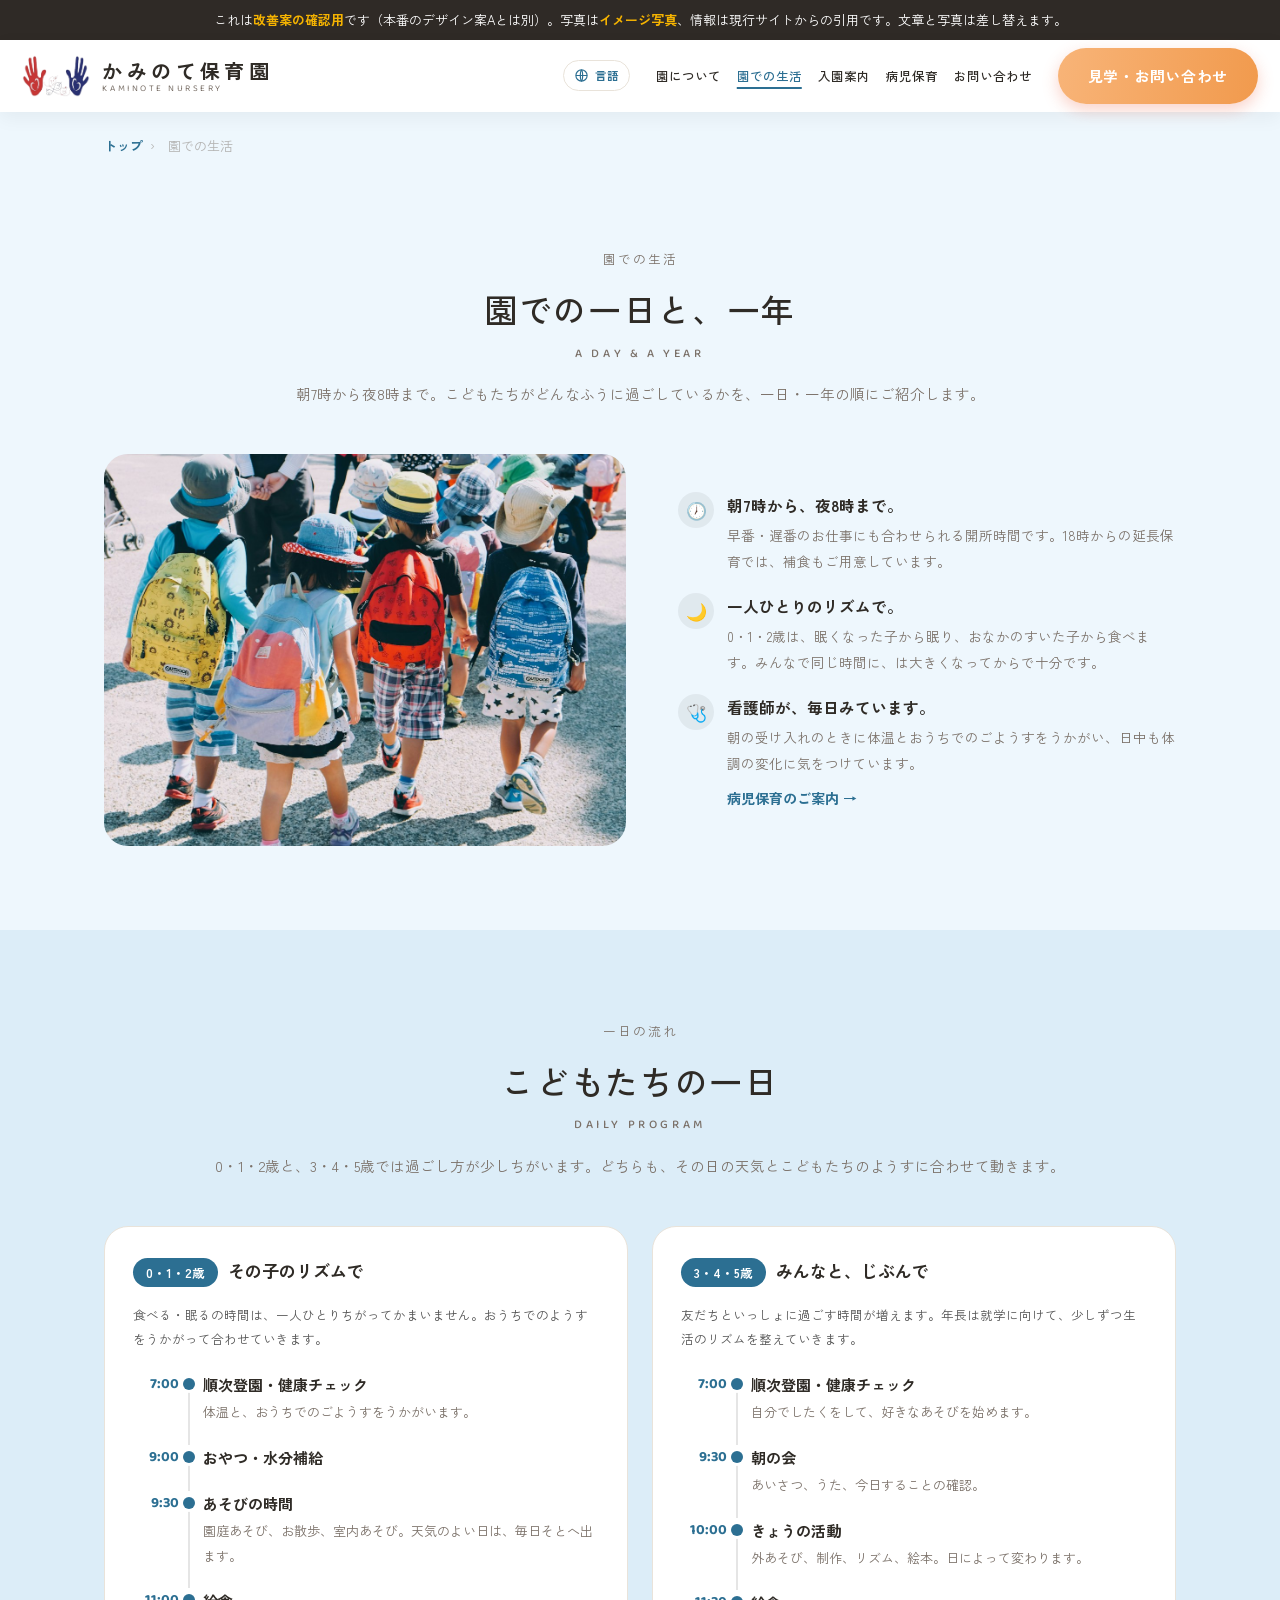
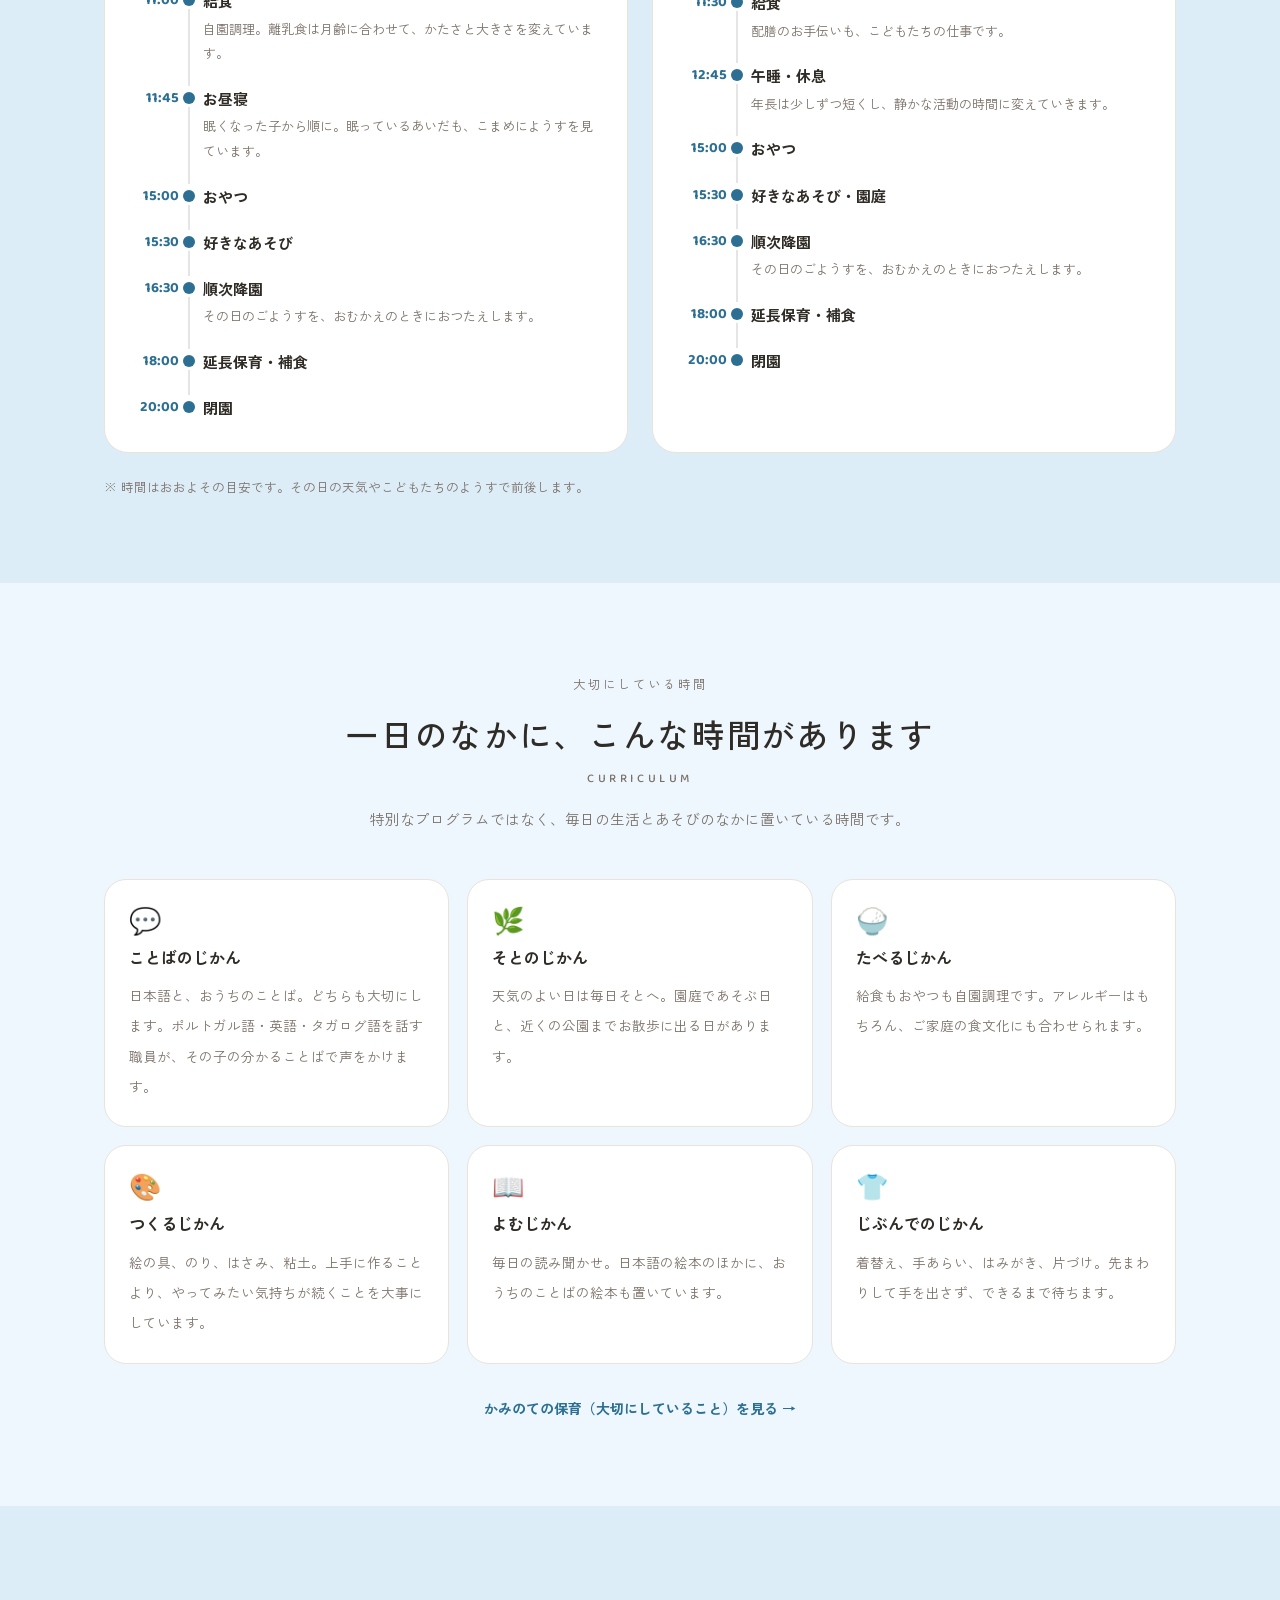
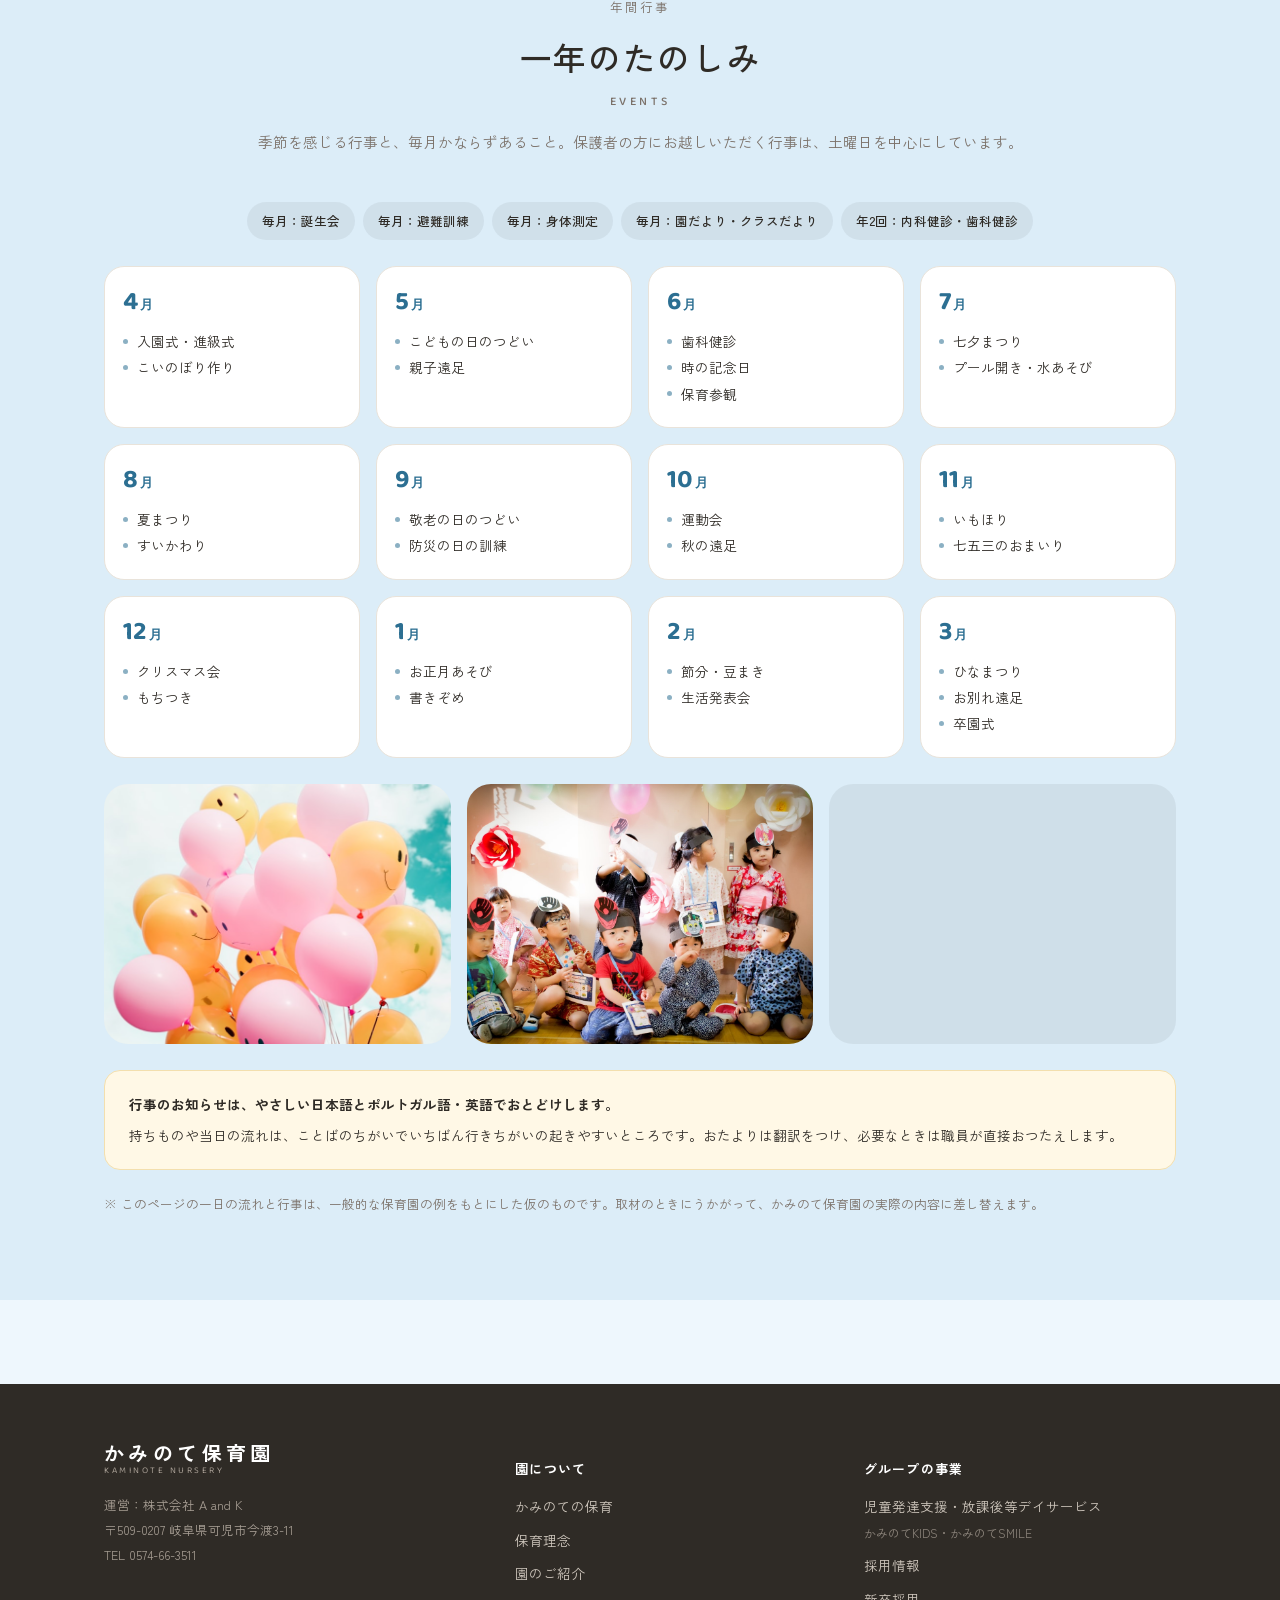
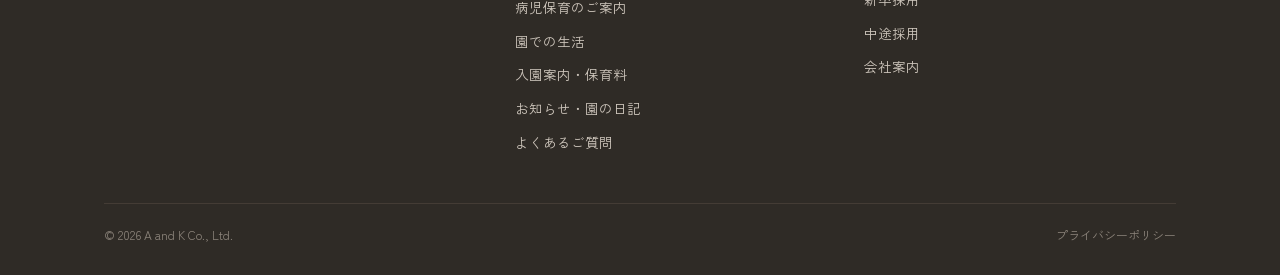
<file: life.html>
<!doctype html>
<html lang="ja">
<head>
<meta charset="utf-8">
<meta name="viewport" content="width=device-width, initial-scale=1">
<meta name="robots" content="noindex,nofollow">
<title>園での生活｜かみのて保育園</title>
<link rel="icon" href="data:image/svg+xml,<svg xmlns='http://www.w3.org/2000/svg' viewBox='0 0 100 100'><rect width='100' height='100' rx='24' fill='%232c6f92'/><text x='50' y='71' font-size='58' font-weight='bold' text-anchor='middle' font-family='sans-serif' fill='%23fff'>か</text></svg>">
<link rel="preconnect" href="https://fonts.googleapis.com">
<link rel="preconnect" href="https://fonts.gstatic.com" crossorigin>
<link href="https://fonts.googleapis.com/css2?family=Zen+Old+Mincho:wght@400;500;700&family=Zen+Kaku+Gothic+New:wght@400;500;700&family=Baloo+2:wght@500;600;700&display=swap" rel="stylesheet">
<link rel="stylesheet" href="style.css">
<script>
  // 最初の描画より前に付ける（あとから付けると、見えていたものが消えてから動く）。
  // ★a/ をルートへ昇格したときに落ちていて、スクロールの動きが効いていなかった（2026-09-19 復旧）
  document.documentElement.classList.add('anim');
  // 保険: 下のJSが動かなかったときは、隠したままにしない
  setTimeout(function () {
    if (!window.__animReady) { document.documentElement.classList.remove('anim'); }
  }, 4000);
</script>
</head>
<body class="v2">

<div class="note" data-i18n="k114">これは<b>改善案の確認用</b>です（本番のデザイン案Aとは別）。写真は<b>イメージ写真</b>、情報は現行サイトからの引用です。文章と写真は差し替えます。</div>

<!-- ============ ヘッダー ============ -->


<header class="head">
  <div class="head-in">
    <a class="brand" href="index.html">
      <img class="mark" src="img/logo-mark.png" alt="" width="313" height="192" decoding="async">
      <span class="tx">
        <span class="corp" data-i18n="k001">株式会社 A and K　企業主導型・認可保育園</span>
        <span class="name" data-i18n="k002">かみのて保育園</span>
        <span class="en">KAMINOTE NURSERY</span>
      </span>
    </a>
    <div class="lang">
    <button class="lang-btn" type="button" aria-expanded="false" aria-haspopup="true">
      <svg viewBox="0 0 24 24" aria-hidden="true"><circle cx="12" cy="12" r="9" fill="none" stroke="currentColor" stroke-width="1.8"/><path d="M3 12h18M12 3c2.5 2.6 2.5 15.4 0 18M12 3c-2.5 2.6-2.5 15.4 0 18" fill="none" stroke="currentColor" stroke-width="1.8"/></svg>
      <span data-i18n="k115">言語</span>
    </button>
    <div class="lang-menu" hidden>
      <button type="button" data-lang="ja">日本語</button>
      <button type="button" data-lang="en">English</button>
      <button type="button" data-lang="pt">Português</button>
    </div>
  </div>
    <nav class="gnav"><a href="parks.html" data-i18n="k005">園について</a><a href="life.html" aria-current="page" data-i18n="k100">園での生活</a><a href="admission.html" data-i18n="k007">入園案内</a><a href="byoji.html" data-i18n="k006">病児保育</a><a href="contact.html" data-i18n="k111">お問い合わせ</a></nav>
    <a class="cta-pill" href="contact.html">見学・お問い合わせ</a>
    <button class="burger" type="button" aria-label="メニュー">☰</button>
  </div>
</header>

<!-- 右端に貼りつく縦のボタン（参考イメージの「園見学予約」「病児・病後児保育」）
     ★文言は既にある鍵を使い回している（k019 / k006）。新しい鍵を足すと
       i18n_mark.py を掛け直したときに番号がずれるため。 -->


<div class="side-cta">
  <a class="s1" href="contact.html">
    <svg viewBox="0 0 24 24" aria-hidden="true"><path d="M5 5h14v15H5z" fill="none" stroke="#fff" stroke-width="2" stroke-linejoin="round"/><path d="M9 3v4M15 3v4M5 10h14" stroke="#fff" stroke-width="2" stroke-linecap="round"/></svg>
    <span data-i18n="k011">見学のお申し込み</span>
  </a>
  <a class="s2" href="byoji.html">
    <svg viewBox="0 0 24 24" aria-hidden="true"><path d="M12 20s-7-4.6-7-9.4A4 4 0 0 1 12 8a4 4 0 0 1 7 2.6c0 4.8-7 9.4-7 9.4Z" fill="none" stroke="#fff" stroke-width="2" stroke-linejoin="round"/></svg>
    <span data-i18n="k006">病児保育</span>
  </a>
</div>

<!-- ============ 左の縦レール ============ -->


<nav class="crumb"><a href="index.html" data-i18n="k118">トップ</a><span aria-hidden="true">›</span><span data-i18n="k100">園での生活</span></nav>
<!-- ============================================================
     園での生活（かみのて保育園）＝ 提案書02節のページ一覧にある「園での生活」
       1日の流れ／年間行事／園児の過ごし方
     ★ここが原本。3案（a/b/c）で同じ本文を使う。
       文言は3案とも同一という約束なので、案ごとに書き分けないこと。
       見た目の差は各案の style.css が受け持つ。
     ★色は --x-accent と薄い黒だけで作ること。
       案ごとにトークン名が違う（--blue-d / --brand-d / --pg-deep）ので、
       主色を直接書くと3案のどれかで必ず外れる。
     ★写真の class は .x-ph を使う。案Aは .ph、案B・案Cは .ph-round で名前が違う。
     ============================================================ -->

<section class="sec" id="life">
  <div class="wrap">
    <div class="sec-head">
      <span class="eyebrow" data-i18n="k100">園での生活</span>
      <h2><span data-i18n="k185">園での一日と、一年</span><span class="en">A DAY &amp; A YEAR</span></h2>
      <p data-i18n="k186">朝7時から夜8時まで。こどもたちがどんなふうに過ごしているかを、<br class="x-br">一日・一年の順にご紹介します。</p>
    </div>
    <div class="split">
      <div class="x-ph"><img loading="lazy" decoding="async" src="img/park-1.jpg" alt="イメージ写真（おさんぽに出かける園児たち）"></div>
      <div>
        <ul class="x-points">
          <li>
            <span class="ic" aria-hidden="true">🕖</span>
            <div>
              <b data-i18n="k187">朝7時から、夜8時まで。</b>
              <span class="d" data-i18n="k188">早番・遅番のお仕事にも合わせられる開所時間です。18時からの延長保育では、補食もご用意しています。</span>
            </div>
          </li>
          <li>
            <span class="ic" aria-hidden="true">🌙</span>
            <div>
              <b data-i18n="k189">一人ひとりのリズムで。</b>
              <span class="d" data-i18n="k190">0・1・2歳は、眠くなった子から眠り、おなかのすいた子から食べます。みんなで同じ時間に、は大きくなってからで十分です。</span>
            </div>
          </li>
          <li>
            <span class="ic" aria-hidden="true">🩺</span>
            <div>
              <b data-i18n="k191">看護師が、毎日みています。</b>
              <span class="d" data-i18n="k192">朝の受け入れのときに体温とおうちでのごようすをうかがい、日中も体調の変化に気をつけています。</span>
              <a class="link-a" href="byoji.html" data-i18n="k060">病児保育のご案内 →</a>
            </div>
          </li>
        </ul>
      </div>
    </div>
  </div>
</section>

<!-- ============ 一日の流れ ============ -->

<section class="sec tint" id="day">
  <div class="wrap">
    <div class="sec-head">
      <span class="eyebrow" data-i18n="k193">一日の流れ</span>
      <h2><span data-i18n="k194">こどもたちの一日</span><span class="en">DAILY PROGRAM</span></h2>
      <p data-i18n="k195">0・1・2歳と、3・4・5歳では過ごし方が少しちがいます。<br class="x-br">どちらも、その日の天気とこどもたちのようすに合わせて動きます。</p>
    </div>

    <div class="day-cols">
      <div class="day-col">
        <h3 class="day-h"><span class="age" data-i18n="k196">0・1・2歳</span><span data-i18n="k197">その子のリズムで</span></h3>
        <p class="day-note" data-i18n="k198">食べる・眠るの時間は、一人ひとりちがってかまいません。おうちでのようすをうかがって合わせていきます。</p>
        <ol class="tl">
          <li><span class="t">7:00</span><div><b data-i18n="k199">順次登園・健康チェック</b><span class="d" data-i18n="k200">体温と、おうちでのごようすをうかがいます。</span></div></li>
          <li><span class="t">9:00</span><div data-i18n="k201"><b>おやつ・水分補給</b></div></li>
          <li><span class="t">9:30</span><div><b data-i18n="k202">あそびの時間</b><span class="d" data-i18n="k203">園庭あそび、お散歩、室内あそび。天気のよい日は、毎日そとへ出ます。</span></div></li>
          <li><span class="t">11:00</span><div><b data-i18n="k204">給食</b><span class="d" data-i18n="k205">自園調理。離乳食は月齢に合わせて、かたさと大きさを変えています。</span></div></li>
          <li><span class="t">11:45</span><div><b data-i18n="k206">お昼寝</b><span class="d" data-i18n="k207">眠くなった子から順に。眠っているあいだも、こまめにようすを見ています。</span></div></li>
          <li><span class="t">15:00</span><div data-i18n="k208"><b>おやつ</b></div></li>
          <li><span class="t">15:30</span><div data-i18n="k209"><b>好きなあそび</b></div></li>
          <li><span class="t">16:30</span><div><b data-i18n="k210">順次降園</b><span class="d" data-i18n="k211">その日のごようすを、おむかえのときにおつたえします。</span></div></li>
          <li><span class="t">18:00</span><div data-i18n="k212"><b>延長保育・補食</b></div></li>
          <li><span class="t">20:00</span><div data-i18n="k213"><b>閉園</b></div></li>
        </ol>
      </div>

      <div class="day-col">
        <h3 class="day-h"><span class="age" data-i18n="k214">3・4・5歳</span><span data-i18n="k215">みんなと、じぶんで</span></h3>
        <p class="day-note" data-i18n="k216">友だちといっしょに過ごす時間が増えます。年長は就学に向けて、少しずつ生活のリズムを整えていきます。</p>
        <ol class="tl">
          <li><span class="t">7:00</span><div><b data-i18n="k199">順次登園・健康チェック</b><span class="d" data-i18n="k217">自分でしたくをして、好きなあそびを始めます。</span></div></li>
          <li><span class="t">9:30</span><div><b data-i18n="k218">朝の会</b><span class="d" data-i18n="k219">あいさつ、うた、今日することの確認。</span></div></li>
          <li><span class="t">10:00</span><div><b data-i18n="k220">きょうの活動</b><span class="d" data-i18n="k221">外あそび、制作、リズム、絵本。日によって変わります。</span></div></li>
          <li><span class="t">11:30</span><div><b data-i18n="k204">給食</b><span class="d" data-i18n="k222">配膳のお手伝いも、こどもたちの仕事です。</span></div></li>
          <li><span class="t">12:45</span><div><b data-i18n="k223">午睡・休息</b><span class="d" data-i18n="k224">年長は少しずつ短くし、静かな活動の時間に変えていきます。</span></div></li>
          <li><span class="t">15:00</span><div data-i18n="k208"><b>おやつ</b></div></li>
          <li><span class="t">15:30</span><div data-i18n="k225"><b>好きなあそび・園庭</b></div></li>
          <li><span class="t">16:30</span><div><b data-i18n="k210">順次降園</b><span class="d" data-i18n="k211">その日のごようすを、おむかえのときにおつたえします。</span></div></li>
          <li><span class="t">18:00</span><div data-i18n="k212"><b>延長保育・補食</b></div></li>
          <li><span class="t">20:00</span><div data-i18n="k213"><b>閉園</b></div></li>
        </ol>
      </div>
    </div>

    <p class="x-fine" data-i18n="k226">※ 時間はおおよその目安です。その日の天気やこどもたちのようすで前後します。</p>
  </div>
</section>

<!-- ============ 大切にしている時間 ============ -->

<section class="sec" id="curriculum">
  <div class="wrap">
    <div class="sec-head">
      <span class="eyebrow" data-i18n="k227">大切にしている時間</span>
      <h2><span data-i18n="k228">一日のなかに、</span><br class="x-br"><span data-i18n="k229">こんな時間があります</span><span class="en">CURRICULUM</span></h2>
      <p data-i18n="k230">特別なプログラムではなく、毎日の生活とあそびのなかに置いている時間です。</p>
    </div>
    <div class="cur">
      <div class="cur-c">
        <span class="ic" aria-hidden="true">💬</span>
        <b data-i18n="k231">ことばのじかん</b>
        <span data-i18n="k232">日本語と、おうちのことば。どちらも大切にします。ポルトガル語・英語・タガログ語を話す職員が、その子の分かることばで声をかけます。</span>
      </div>
      <div class="cur-c">
        <span class="ic" aria-hidden="true">🌿</span>
        <b data-i18n="k233">そとのじかん</b>
        <span data-i18n="k234">天気のよい日は毎日そとへ。園庭であそぶ日と、近くの公園までお散歩に出る日があります。</span>
      </div>
      <div class="cur-c">
        <span class="ic" aria-hidden="true">🍚</span>
        <b data-i18n="k235">たべるじかん</b>
        <span data-i18n="k236">給食もおやつも自園調理です。アレルギーはもちろん、ご家庭の食文化にも合わせられます。</span>
      </div>
      <div class="cur-c">
        <span class="ic" aria-hidden="true">🎨</span>
        <b data-i18n="k237">つくるじかん</b>
        <span data-i18n="k238">絵の具、のり、はさみ、粘土。上手に作ることより、やってみたい気持ちが続くことを大事にしています。</span>
      </div>
      <div class="cur-c">
        <span class="ic" aria-hidden="true">📖</span>
        <b data-i18n="k239">よむじかん</b>
        <span data-i18n="k240">毎日の読み聞かせ。日本語の絵本のほかに、おうちのことばの絵本も置いています。</span>
      </div>
      <div class="cur-c">
        <span class="ic" aria-hidden="true">👕</span>
        <b data-i18n="k241">じぶんでのじかん</b>
        <span data-i18n="k242">着替え、手あらい、はみがき、片づけ。先まわりして手を出さず、できるまで待ちます。</span>
      </div>
    </div>
    <p style="text-align:center;margin-top:28px"><a class="link-a" href="policy.html" data-i18n="k243">かみのての保育（大切にしていること）を見る →</a></p>
  </div>
</section>

<!-- ============ 年間行事 ============ -->

<section class="sec tint" id="events">
  <div class="wrap">
    <div class="sec-head">
      <span class="eyebrow" data-i18n="k244">年間行事</span>
      <h2><span data-i18n="k245">一年のたのしみ</span><span class="en">EVENTS</span></h2>
      <p data-i18n="k246">季節を感じる行事と、毎月かならずあること。<br class="x-br">保護者の方にお越しいただく行事は、土曜日を中心にしています。</p>
    </div>

    <ul class="monthly">
      <li data-i18n="k247">毎月：誕生会</li>
      <li data-i18n="k248">毎月：避難訓練</li>
      <li data-i18n="k249">毎月：身体測定</li>
      <li data-i18n="k250">毎月：園だより・クラスだより</li>
      <li data-i18n="k251">年2回：内科健診・歯科健診</li>
    </ul>

    <ul class="ev">
      <li class="ev-m"><span class="m" data-i18n="k252">4<small>月</small></span><ul><li data-i18n="k253">入園式・進級式</li><li data-i18n="k254">こいのぼり作り</li></ul></li>
      <li class="ev-m"><span class="m" data-i18n="k255">5<small>月</small></span><ul><li data-i18n="k256">こどもの日のつどい</li><li data-i18n="k257">親子遠足</li></ul></li>
      <li class="ev-m"><span class="m" data-i18n="k258">6<small>月</small></span><ul><li data-i18n="k259">歯科健診</li><li data-i18n="k260">時の記念日</li><li data-i18n="k261">保育参観</li></ul></li>
      <li class="ev-m"><span class="m" data-i18n="k262">7<small>月</small></span><ul><li data-i18n="k263">七夕まつり</li><li data-i18n="k264">プール開き・水あそび</li></ul></li>
      <li class="ev-m"><span class="m" data-i18n="k265">8<small>月</small></span><ul><li data-i18n="k266">夏まつり</li><li data-i18n="k267">すいかわり</li></ul></li>
      <li class="ev-m"><span class="m" data-i18n="k268">9<small>月</small></span><ul><li data-i18n="k269">敬老の日のつどい</li><li data-i18n="k270">防災の日の訓練</li></ul></li>
      <li class="ev-m"><span class="m" data-i18n="k271">10<small>月</small></span><ul><li data-i18n="k272">運動会</li><li data-i18n="k273">秋の遠足</li></ul></li>
      <li class="ev-m"><span class="m" data-i18n="k274">11<small>月</small></span><ul><li data-i18n="k275">いもほり</li><li data-i18n="k276">七五三のおまいり</li></ul></li>
      <li class="ev-m"><span class="m" data-i18n="k277">12<small>月</small></span><ul><li data-i18n="k278">クリスマス会</li><li data-i18n="k279">もちつき</li></ul></li>
      <li class="ev-m"><span class="m" data-i18n="k280">1<small>月</small></span><ul><li data-i18n="k281">お正月あそび</li><li data-i18n="k282">書きぞめ</li></ul></li>
      <li class="ev-m"><span class="m" data-i18n="k283">2<small>月</small></span><ul><li data-i18n="k284">節分・豆まき</li><li data-i18n="k285">生活発表会</li></ul></li>
      <li class="ev-m"><span class="m" data-i18n="k286">3<small>月</small></span><ul><li data-i18n="k287">ひなまつり</li><li data-i18n="k288">お別れ遠足</li><li data-i18n="k289">卒園式</li></ul></li>
    </ul>

    <div class="ev-ph">
      <div class="x-ph"><img loading="lazy" decoding="async" src="img/news-1.jpg" alt="イメージ写真（行事の飾りつけ）"></div>
      <div class="x-ph"><img loading="lazy" decoding="async" src="img/policy.jpg" alt="イメージ写真（夏まつりのようす）"></div>
      <div class="x-ph"><img loading="lazy" decoding="async" src="img/news-2.jpg" alt="イメージ写真（絵の具あそび）"></div>
    </div>

    <div class="notice" data-i18n="k290">
      <b>行事のお知らせは、やさしい日本語とポルトガル語・英語でおとどけします。</b>
      持ちものや当日の流れは、ことばのちがいでいちばん行きちがいの起きやすいところです。おたよりは翻訳をつけ、必要なときは職員が直接おつたえします。
    </div>

    <p class="x-fine" data-i18n="k291">※ このページの一日の流れと行事は、一般的な保育園の例をもとにした仮のものです。取材のときにうかがって、かみのて保育園の実際の内容に差し替えます。</p>
  </div>
</section>


<footer class="foot">
  <div class="wrap">
    <div class="foot-grid">
      <div>
        <!-- フッターは地色が濃いので実ロゴを置けない（白抜きのハートと顔に地色が透ける）。
             仮マークだけ残すとヘッダーと食い違うので、マークは置かず名前だけにする。 -->
        <div class="brand">
          <span class="tx"><span class="name" data-i18n="k002">かみのて保育園</span><span class="en">KAMINOTE NURSERY</span></span>
        </div>
        <div class="foot-addr" data-i18n="k097">運営：株式会社 A and K<br>〒509-0207 岐阜県可児市今渡3-11<br>TEL 0574-66-3511</div>
      </div>
      <div>
        <h4 data-i18n="k098">園について</h4>
        <ul>
          <li><a href="policy.html" data-i18n="k004">かみのての保育</a></li>
          <li><a href="philosophy.html" data-i18n="k116">保育理念</a></li>
          <li><a href="parks.html" data-i18n="k005">園のご紹介</a></li>
          <li><a href="byoji.html" data-i18n="k099">病児保育のご案内</a></li>
          <li><a href="life.html" data-i18n="k100">園での生活</a></li>
          <li><a href="admission.html" data-i18n="k061">入園案内・保育料</a></li>
          <li><a href="news.html" data-i18n="k084">お知らせ・園の日記</a></li>
          <li><a href="faq.html" data-i18n="k117">よくあるご質問</a></li>
        </ul>
      </div>
      <div>
        <h4 data-i18n="k101">グループの事業</h4>
        <ul>
          <li><a href="https://easywebcraft.github.io/kaminote-day-design/a/" data-i18n="k102">児童発達支援・放課後等デイサービス</a><br><span style="font-size:12px;color:#8d857c" data-i18n="k103">かみのてKIDS・かみのてSMILE</span></li>
          <li><a href="recruit.html" data-i18n="k008">採用情報</a></li>
          <li><a href="recruit-new.html" data-i18n="k119">新卒採用</a></li>
          <li><a href="recruit-mid.html" data-i18n="k120">中途採用</a></li>
          <li><a href="https://www.aandkcorp.com/" data-i18n="k104">会社案内</a></li>
        </ul>
      </div>
    </div>
    <div class="copy"><span>© 2026 A and K Co., Ltd.</span><a href="#" data-i18n="k105">プライバシーポリシー</a></div>
  </div>
</footer>



<!-- ============ 開いたときの動き（後半：順に出す） ============
     隠す指定と対象の並びは <head> 側にある。ここでは出す順番だけを決める。 -->


<script>
(function () {
  // ★ここの並びは <head> の隠す指定と必ず同じにすること
  var ANIM_SEL = '.stats > .wrap > *,'
               + '.sec > .wrap > *:not(.reasons):not(.parks):not(.adm):not(.news),'
               + '.reasons > *,'
               + '.parks > *,'
               + '.adm > *,'
               + '.news > *';

  var units = [].slice.call(document.querySelectorAll(ANIM_SEL));

  function sweep() {
    var vh = window.innerHeight || document.documentElement.clientHeight;
    var shown = [];
    for (var i = units.length - 1; i >= 0; i--) {
      var r = units[i].getBoundingClientRect();
      if (r.top < vh * 0.92 && r.bottom > 0) {
        shown.push(units[i]);
        units.splice(i, 1);                            // 一度出したら見張らない
      }
    }
    if (!shown.length) { return; }
    shown.sort(function (a, b) {
      return a.getBoundingClientRect().top - b.getBoundingClientRect().top;
    }).forEach(function (el, i) {
      el.style.animationDelay = (i * 0.06) + 's';      // 並んでいるものは少しずつずらす
      el.classList.add('on');
    });
    if (!units.length) {
      window.removeEventListener('scroll', onScroll);
      window.removeEventListener('resize', onScroll);
    }
  }

  var waiting = false;
  function onScroll() {
    if (waiting) { return; }
    waiting = true;
    requestAnimationFrame(function () { waiting = false; sweep(); });
  }
  window.addEventListener('scroll', onScroll, { passive: true });
  window.addEventListener('resize', onScroll);
  sweep();                                             // 最初から見えている分
  window.addEventListener('load', sweep);              // 画像が入って位置が確定したあと

  window.__animReady = true;                           // <head> の保険に「動いた」と伝える

  // 保険: スクロールを拾えない環境でも、文字が消えたままにはしない
  setTimeout(function () {
    units.forEach(function (el) { el.classList.add('on'); });
    units.length = 0;
  }, 5000);
})();
</script>


<script>
// スマホのメニュー開閉。★ボタンは前からあったが処理が無く、押しても反応しなかった。
(function () {
  var head = document.querySelector('.head');
  var btn = head && head.querySelector('.burger');
  var nav = head && head.querySelector('.gnav');
  if (!head || !btn || !nav) { return; }
  btn.setAttribute('aria-expanded', 'false');

  function close() {
    head.classList.remove('open');
    btn.setAttribute('aria-expanded', 'false');
  }
  btn.addEventListener('click', function (e) {
    e.stopPropagation();
    var open = !head.classList.contains('open');
    head.classList.toggle('open', open);
    btn.setAttribute('aria-expanded', open ? 'true' : 'false');
    // 見学のボタンはスマホでは隠れているので、開いたメニューの中に入れておく。
    // 入れないと、メニューからお問い合わせへ行けない。
    if (open && !nav.querySelector('.cta-in-menu')) {
      var cta = head.querySelector('.cta, .cta-pill, .pill-recruit');
      if (cta) {
        var c = cta.cloneNode(true);
        c.className = 'cta-in-menu';
        c.style.cssText = 'font-weight:700';
        nav.appendChild(c);
      }
    }
  });
  // メニューの外を押したら閉じる／項目を押したら閉じる
  document.addEventListener('click', function (e) {
    if (head.classList.contains('open') && !head.contains(e.target)) { close(); }
  });
  nav.addEventListener('click', function (e) { if (e.target.closest('a')) { close(); } });
  document.addEventListener('keydown', function (e) { if (e.key === 'Escape') { close(); } });
  // 幅を広げてボタンが消えたら、開いた状態を持ち越さない
  window.addEventListener('resize', function () {
    if (getComputedStyle(btn).display === 'none') { close(); }
  });
})();
</script>


<script src="i18n.js"></script>
</file>
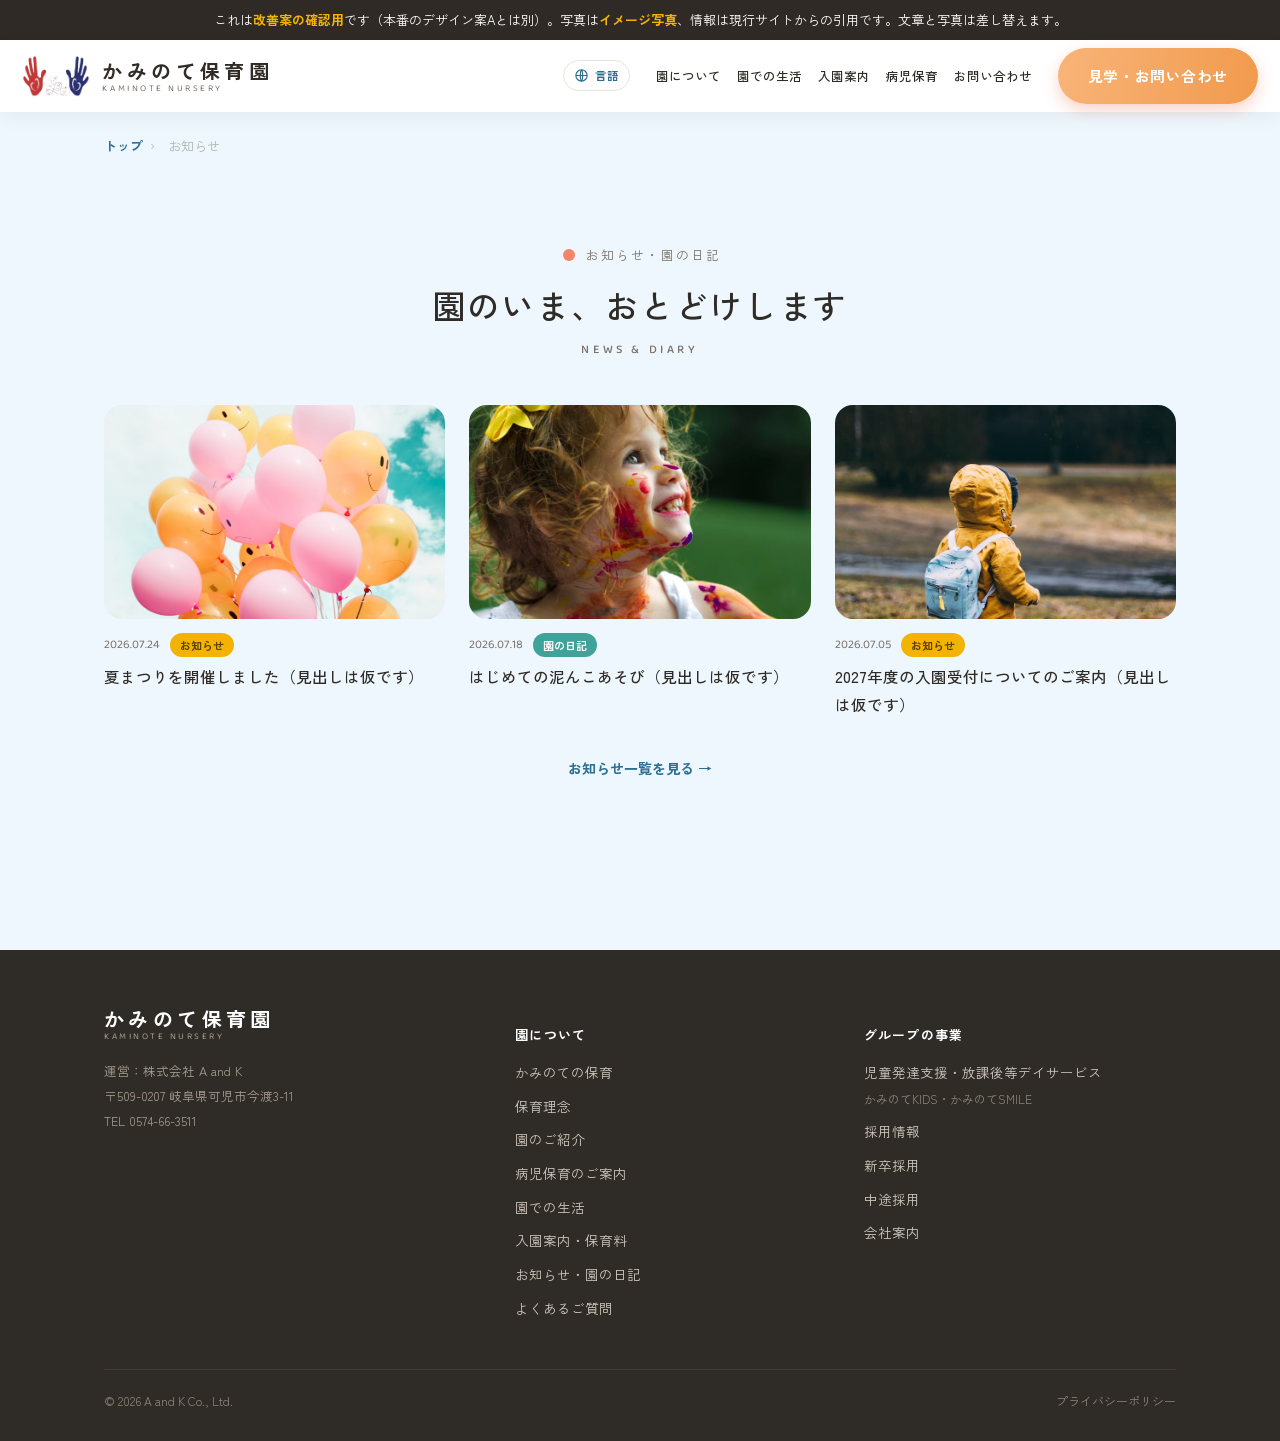
<file: news.html>
<!doctype html>
<html lang="ja">
<head>
<meta charset="utf-8">
<meta name="viewport" content="width=device-width, initial-scale=1">
<meta name="robots" content="noindex,nofollow">
<title>お知らせ｜かみのて保育園</title>
<link rel="icon" href="data:image/svg+xml,<svg xmlns='http://www.w3.org/2000/svg' viewBox='0 0 100 100'><rect width='100' height='100' rx='24' fill='%232c6f92'/><text x='50' y='71' font-size='58' font-weight='bold' text-anchor='middle' font-family='sans-serif' fill='%23fff'>か</text></svg>">
<link rel="preconnect" href="https://fonts.googleapis.com">
<link rel="preconnect" href="https://fonts.gstatic.com" crossorigin>
<link href="https://fonts.googleapis.com/css2?family=Zen+Old+Mincho:wght@400;500;700&family=Zen+Kaku+Gothic+New:wght@400;500;700&family=Baloo+2:wght@500;600;700&display=swap" rel="stylesheet">
<link rel="stylesheet" href="style.css">
<script>
  // 最初の描画より前に付ける（あとから付けると、見えていたものが消えてから動く）。
  // ★a/ をルートへ昇格したときに落ちていて、スクロールの動きが効いていなかった（2026-09-19 復旧）
  document.documentElement.classList.add('anim');
  // 保険: 下のJSが動かなかったときは、隠したままにしない
  setTimeout(function () {
    if (!window.__animReady) { document.documentElement.classList.remove('anim'); }
  }, 4000);
</script>
</head>
<body class="v2">

<div class="note" data-i18n="k114">これは<b>改善案の確認用</b>です（本番のデザイン案Aとは別）。写真は<b>イメージ写真</b>、情報は現行サイトからの引用です。文章と写真は差し替えます。</div>

<!-- ============ ヘッダー ============ -->


<header class="head">
  <div class="head-in">
    <a class="brand" href="index.html">
      <img class="mark" src="img/logo-mark.png" alt="" width="313" height="192" decoding="async">
      <span class="tx">
        <span class="corp" data-i18n="k001">株式会社 A and K　企業主導型・認可保育園</span>
        <span class="name" data-i18n="k002">かみのて保育園</span>
        <span class="en">KAMINOTE NURSERY</span>
      </span>
    </a>
    <div class="lang">
    <button class="lang-btn" type="button" aria-expanded="false" aria-haspopup="true">
      <svg viewBox="0 0 24 24" aria-hidden="true"><circle cx="12" cy="12" r="9" fill="none" stroke="currentColor" stroke-width="1.8"/><path d="M3 12h18M12 3c2.5 2.6 2.5 15.4 0 18M12 3c-2.5 2.6-2.5 15.4 0 18" fill="none" stroke="currentColor" stroke-width="1.8"/></svg>
      <span data-i18n="k115">言語</span>
    </button>
    <div class="lang-menu" hidden>
      <button type="button" data-lang="ja">日本語</button>
      <button type="button" data-lang="en">English</button>
      <button type="button" data-lang="pt">Português</button>
    </div>
  </div>
    <nav class="gnav"><a href="parks.html" data-i18n="k005">園について</a><a href="life.html" data-i18n="k100">園での生活</a><a href="admission.html" data-i18n="k007">入園案内</a><a href="byoji.html" data-i18n="k006">病児保育</a><a href="contact.html" data-i18n="k111">お問い合わせ</a></nav>
    <a class="cta-pill" href="contact.html">見学・お問い合わせ</a>
    <button class="burger" type="button" aria-label="メニュー">☰</button>
  </div>
</header>

<!-- 右端に貼りつく縦のボタン（参考イメージの「園見学予約」「病児・病後児保育」）
     ★文言は既にある鍵を使い回している（k019 / k006）。新しい鍵を足すと
       i18n_mark.py を掛け直したときに番号がずれるため。 -->


<div class="side-cta">
  <a class="s1" href="contact.html">
    <svg viewBox="0 0 24 24" aria-hidden="true"><path d="M5 5h14v15H5z" fill="none" stroke="#fff" stroke-width="2" stroke-linejoin="round"/><path d="M9 3v4M15 3v4M5 10h14" stroke="#fff" stroke-width="2" stroke-linecap="round"/></svg>
    <span data-i18n="k011">見学のお申し込み</span>
  </a>
  <a class="s2" href="byoji.html">
    <svg viewBox="0 0 24 24" aria-hidden="true"><path d="M12 20s-7-4.6-7-9.4A4 4 0 0 1 12 8a4 4 0 0 1 7 2.6c0 4.8-7 9.4-7 9.4Z" fill="none" stroke="#fff" stroke-width="2" stroke-linejoin="round"/></svg>
    <span data-i18n="k006">病児保育</span>
  </a>
</div>

<!-- ============ 左の縦レール ============ -->


<nav class="crumb"><a href="index.html" data-i18n="k118">トップ</a><span aria-hidden="true">›</span><span data-i18n="k012">お知らせ</span></nav>
<section class="sec" id="news">
  <div class="wrap">
    <div class="sec-head">
      <span class="eyebrow"><svg viewBox="0 0 24 24"><circle cx="12" cy="12" r="8" fill="#f2856a"/></svg><span data-i18n="k084">お知らせ・園の日記</span></span>
      <h2><span data-i18n="k085">園のいま、おとどけします</span><span class="en">NEWS &amp; DIARY</span></h2>
    </div>
    <div class="news">
      <a href="#"><div class="ph"><img loading="lazy" decoding="async" src="img/news-1.jpg" alt="イメージ写真（夏まつりの風船）"></div>
        <div class="meta"><span class="date">2026.07.24</span><span class="tag" data-i18n="k012">お知らせ</span></div>
        <h3 data-i18n="k086">夏まつりを開催しました（見出しは仮です）</h3></a>
      <a href="#"><div class="ph"><img loading="lazy" decoding="async" src="img/news-2.jpg" alt="イメージ写真（絵の具で製作あそびをしたこども）"></div>
        <div class="meta"><span class="date">2026.07.18</span><span class="tag d" data-i18n="k087">園の日記</span></div>
        <h3 data-i18n="k088">はじめての泥んこあそび（見出しは仮です）</h3></a>
      <a href="#"><div class="ph"><img loading="lazy" decoding="async" src="img/news-3.jpg" alt="イメージ写真（リュックを背負った園児）"></div>
        <div class="meta"><span class="date">2026.07.05</span><span class="tag" data-i18n="k012">お知らせ</span></div>
        <h3 data-i18n="k089">2027年度の入園受付についてのご案内（見出しは仮です）</h3></a>
    </div>
    <p style="text-align:center;margin-top:34px"><a class="link-a" href="news.html" data-i18n="k090">お知らせ一覧を見る →</a></p>
  </div>
</section>

<!-- ============ お問い合わせ ============ -->


<footer class="foot">
  <div class="wrap">
    <div class="foot-grid">
      <div>
        <!-- フッターは地色が濃いので実ロゴを置けない（白抜きのハートと顔に地色が透ける）。
             仮マークだけ残すとヘッダーと食い違うので、マークは置かず名前だけにする。 -->
        <div class="brand">
          <span class="tx"><span class="name" data-i18n="k002">かみのて保育園</span><span class="en">KAMINOTE NURSERY</span></span>
        </div>
        <div class="foot-addr" data-i18n="k097">運営：株式会社 A and K<br>〒509-0207 岐阜県可児市今渡3-11<br>TEL 0574-66-3511</div>
      </div>
      <div>
        <h4 data-i18n="k098">園について</h4>
        <ul>
          <li><a href="policy.html" data-i18n="k004">かみのての保育</a></li>
          <li><a href="philosophy.html" data-i18n="k116">保育理念</a></li>
          <li><a href="parks.html" data-i18n="k005">園のご紹介</a></li>
          <li><a href="byoji.html" data-i18n="k099">病児保育のご案内</a></li>
          <li><a href="life.html" data-i18n="k100">園での生活</a></li>
          <li><a href="admission.html" data-i18n="k061">入園案内・保育料</a></li>
          <li><a href="news.html" data-i18n="k084">お知らせ・園の日記</a></li>
          <li><a href="faq.html" data-i18n="k117">よくあるご質問</a></li>
        </ul>
      </div>
      <div>
        <h4 data-i18n="k101">グループの事業</h4>
        <ul>
          <li><a href="https://easywebcraft.github.io/kaminote-day-design/a/" data-i18n="k102">児童発達支援・放課後等デイサービス</a><br><span style="font-size:12px;color:#8d857c" data-i18n="k103">かみのてKIDS・かみのてSMILE</span></li>
          <li><a href="recruit.html" data-i18n="k008">採用情報</a></li>
          <li><a href="recruit-new.html" data-i18n="k119">新卒採用</a></li>
          <li><a href="recruit-mid.html" data-i18n="k120">中途採用</a></li>
          <li><a href="https://www.aandkcorp.com/" data-i18n="k104">会社案内</a></li>
        </ul>
      </div>
    </div>
    <div class="copy"><span>© 2026 A and K Co., Ltd.</span><a href="#" data-i18n="k105">プライバシーポリシー</a></div>
  </div>
</footer>



<!-- ============ 開いたときの動き（後半：順に出す） ============
     隠す指定と対象の並びは <head> 側にある。ここでは出す順番だけを決める。 -->


<script>
(function () {
  // ★ここの並びは <head> の隠す指定と必ず同じにすること
  var ANIM_SEL = '.stats > .wrap > *,'
               + '.sec > .wrap > *:not(.reasons):not(.parks):not(.adm):not(.news),'
               + '.reasons > *,'
               + '.parks > *,'
               + '.adm > *,'
               + '.news > *';

  var units = [].slice.call(document.querySelectorAll(ANIM_SEL));

  function sweep() {
    var vh = window.innerHeight || document.documentElement.clientHeight;
    var shown = [];
    for (var i = units.length - 1; i >= 0; i--) {
      var r = units[i].getBoundingClientRect();
      if (r.top < vh * 0.92 && r.bottom > 0) {
        shown.push(units[i]);
        units.splice(i, 1);                            // 一度出したら見張らない
      }
    }
    if (!shown.length) { return; }
    shown.sort(function (a, b) {
      return a.getBoundingClientRect().top - b.getBoundingClientRect().top;
    }).forEach(function (el, i) {
      el.style.animationDelay = (i * 0.06) + 's';      // 並んでいるものは少しずつずらす
      el.classList.add('on');
    });
    if (!units.length) {
      window.removeEventListener('scroll', onScroll);
      window.removeEventListener('resize', onScroll);
    }
  }

  var waiting = false;
  function onScroll() {
    if (waiting) { return; }
    waiting = true;
    requestAnimationFrame(function () { waiting = false; sweep(); });
  }
  window.addEventListener('scroll', onScroll, { passive: true });
  window.addEventListener('resize', onScroll);
  sweep();                                             // 最初から見えている分
  window.addEventListener('load', sweep);              // 画像が入って位置が確定したあと

  window.__animReady = true;                           // <head> の保険に「動いた」と伝える

  // 保険: スクロールを拾えない環境でも、文字が消えたままにはしない
  setTimeout(function () {
    units.forEach(function (el) { el.classList.add('on'); });
    units.length = 0;
  }, 5000);
})();
</script>


<script>
// スマホのメニュー開閉。★ボタンは前からあったが処理が無く、押しても反応しなかった。
(function () {
  var head = document.querySelector('.head');
  var btn = head && head.querySelector('.burger');
  var nav = head && head.querySelector('.gnav');
  if (!head || !btn || !nav) { return; }
  btn.setAttribute('aria-expanded', 'false');

  function close() {
    head.classList.remove('open');
    btn.setAttribute('aria-expanded', 'false');
  }
  btn.addEventListener('click', function (e) {
    e.stopPropagation();
    var open = !head.classList.contains('open');
    head.classList.toggle('open', open);
    btn.setAttribute('aria-expanded', open ? 'true' : 'false');
    // 見学のボタンはスマホでは隠れているので、開いたメニューの中に入れておく。
    // 入れないと、メニューからお問い合わせへ行けない。
    if (open && !nav.querySelector('.cta-in-menu')) {
      var cta = head.querySelector('.cta, .cta-pill, .pill-recruit');
      if (cta) {
        var c = cta.cloneNode(true);
        c.className = 'cta-in-menu';
        c.style.cssText = 'font-weight:700';
        nav.appendChild(c);
      }
    }
  });
  // メニューの外を押したら閉じる／項目を押したら閉じる
  document.addEventListener('click', function (e) {
    if (head.classList.contains('open') && !head.contains(e.target)) { close(); }
  });
  nav.addEventListener('click', function (e) { if (e.target.closest('a')) { close(); } });
  document.addEventListener('keydown', function (e) { if (e.key === 'Escape') { close(); } });
  // 幅を広げてボタンが消えたら、開いた状態を持ち越さない
  window.addEventListener('resize', function () {
    if (getComputedStyle(btn).display === 'none') { close(); }
  });
})();
</script>


<script src="i18n.js"></script>
</file>
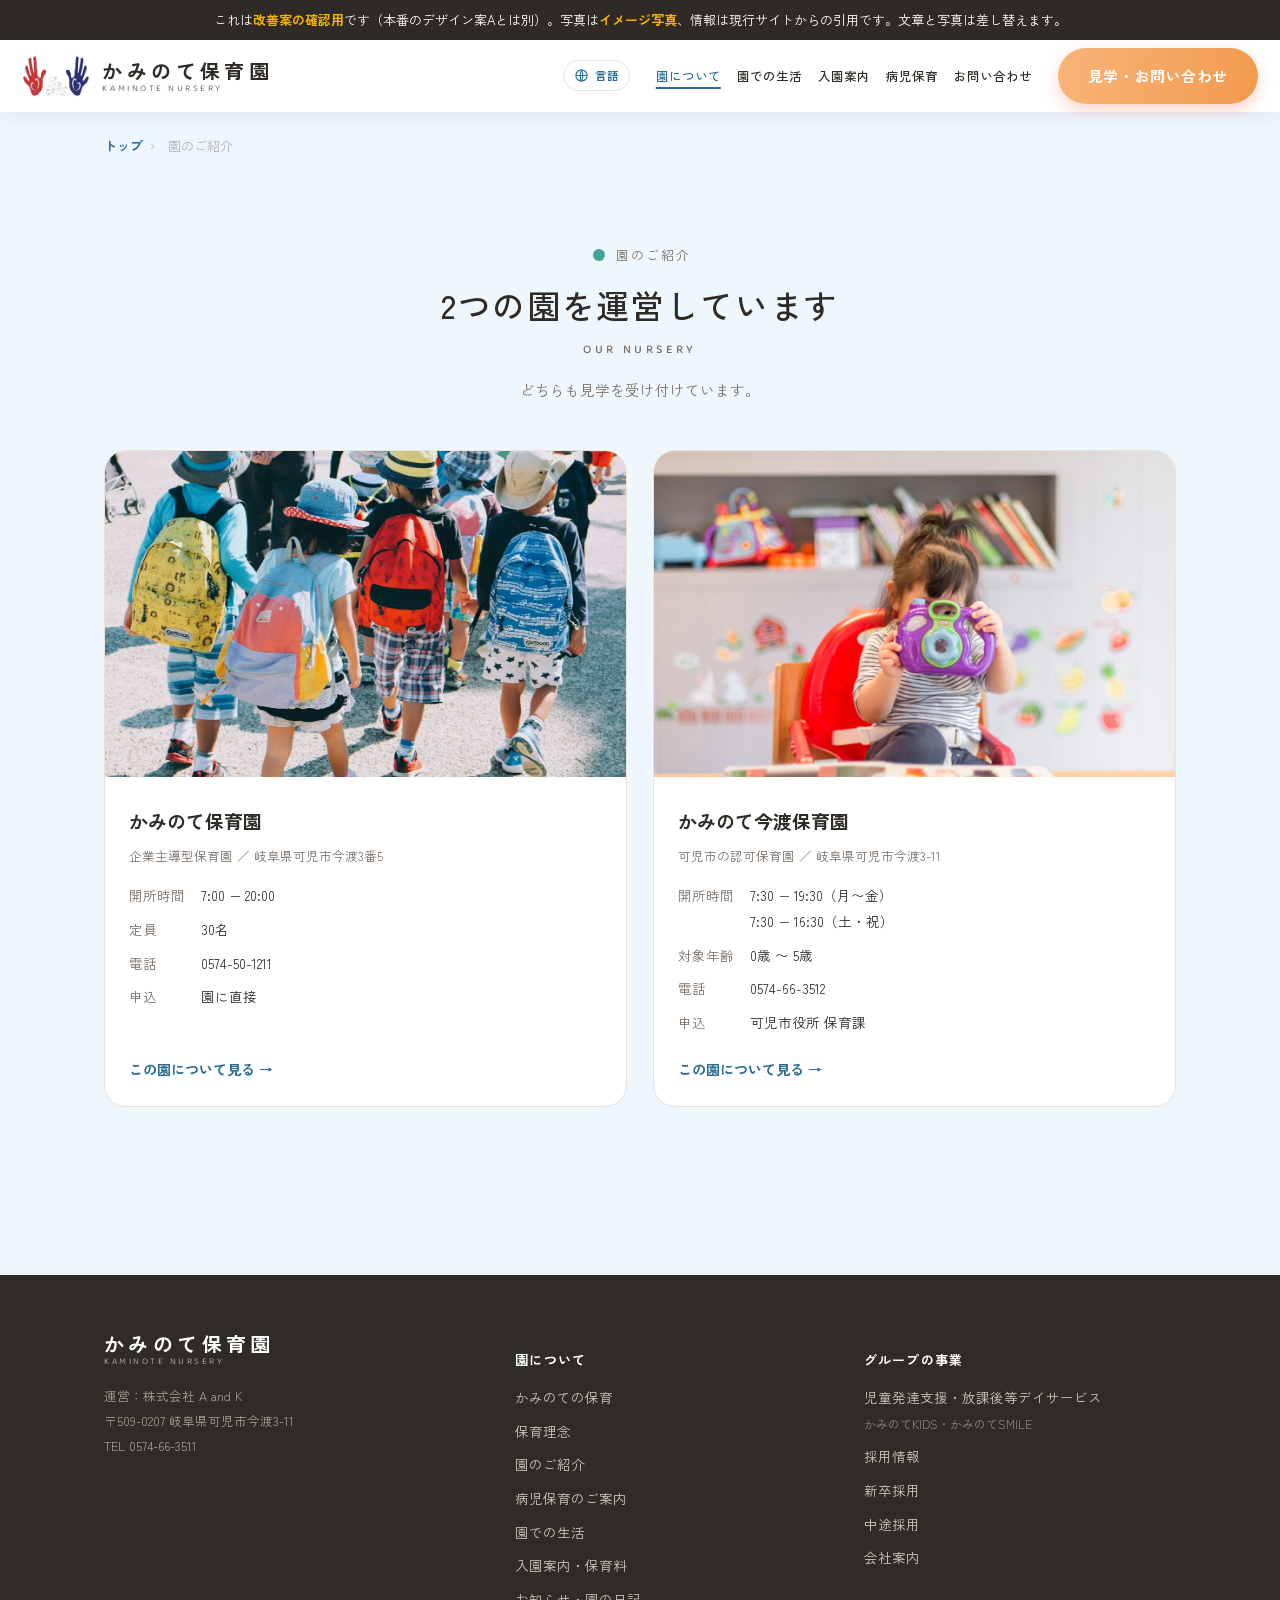
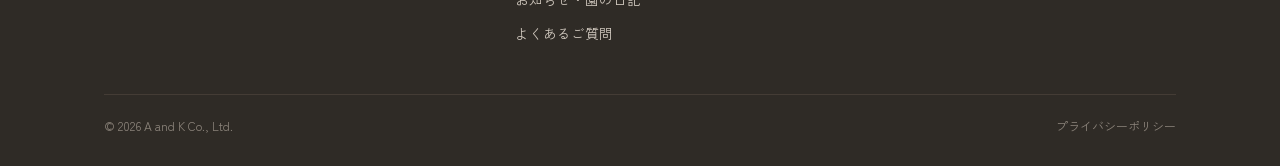
<file: parks.html>
<!doctype html>
<html lang="ja">
<head>
<meta charset="utf-8">
<meta name="viewport" content="width=device-width, initial-scale=1">
<meta name="robots" content="noindex,nofollow">
<title>園のご紹介｜かみのて保育園</title>
<link rel="icon" href="data:image/svg+xml,<svg xmlns='http://www.w3.org/2000/svg' viewBox='0 0 100 100'><rect width='100' height='100' rx='24' fill='%232c6f92'/><text x='50' y='71' font-size='58' font-weight='bold' text-anchor='middle' font-family='sans-serif' fill='%23fff'>か</text></svg>">
<link rel="preconnect" href="https://fonts.googleapis.com">
<link rel="preconnect" href="https://fonts.gstatic.com" crossorigin>
<link href="https://fonts.googleapis.com/css2?family=Zen+Old+Mincho:wght@400;500;700&family=Zen+Kaku+Gothic+New:wght@400;500;700&family=Baloo+2:wght@500;600;700&display=swap" rel="stylesheet">
<link rel="stylesheet" href="style.css">
<script>
  // 最初の描画より前に付ける（あとから付けると、見えていたものが消えてから動く）。
  // ★a/ をルートへ昇格したときに落ちていて、スクロールの動きが効いていなかった（2026-09-19 復旧）
  document.documentElement.classList.add('anim');
  // 保険: 下のJSが動かなかったときは、隠したままにしない
  setTimeout(function () {
    if (!window.__animReady) { document.documentElement.classList.remove('anim'); }
  }, 4000);
</script>
</head>
<body class="v2">

<div class="note" data-i18n="k114">これは<b>改善案の確認用</b>です（本番のデザイン案Aとは別）。写真は<b>イメージ写真</b>、情報は現行サイトからの引用です。文章と写真は差し替えます。</div>

<!-- ============ ヘッダー ============ -->


<header class="head">
  <div class="head-in">
    <a class="brand" href="index.html">
      <img class="mark" src="img/logo-mark.png" alt="" width="313" height="192" decoding="async">
      <span class="tx">
        <span class="corp" data-i18n="k001">株式会社 A and K　企業主導型・認可保育園</span>
        <span class="name" data-i18n="k002">かみのて保育園</span>
        <span class="en">KAMINOTE NURSERY</span>
      </span>
    </a>
    <div class="lang">
    <button class="lang-btn" type="button" aria-expanded="false" aria-haspopup="true">
      <svg viewBox="0 0 24 24" aria-hidden="true"><circle cx="12" cy="12" r="9" fill="none" stroke="currentColor" stroke-width="1.8"/><path d="M3 12h18M12 3c2.5 2.6 2.5 15.4 0 18M12 3c-2.5 2.6-2.5 15.4 0 18" fill="none" stroke="currentColor" stroke-width="1.8"/></svg>
      <span data-i18n="k115">言語</span>
    </button>
    <div class="lang-menu" hidden>
      <button type="button" data-lang="ja">日本語</button>
      <button type="button" data-lang="en">English</button>
      <button type="button" data-lang="pt">Português</button>
    </div>
  </div>
    <nav class="gnav"><a href="parks.html" aria-current="page" data-i18n="k005">園について</a><a href="life.html" data-i18n="k100">園での生活</a><a href="admission.html" data-i18n="k007">入園案内</a><a href="byoji.html" data-i18n="k006">病児保育</a><a href="contact.html" data-i18n="k111">お問い合わせ</a></nav>
    <a class="cta-pill" href="contact.html">見学・お問い合わせ</a>
    <button class="burger" type="button" aria-label="メニュー">☰</button>
  </div>
</header>

<!-- 右端に貼りつく縦のボタン（参考イメージの「園見学予約」「病児・病後児保育」）
     ★文言は既にある鍵を使い回している（k019 / k006）。新しい鍵を足すと
       i18n_mark.py を掛け直したときに番号がずれるため。 -->


<div class="side-cta">
  <a class="s1" href="contact.html">
    <svg viewBox="0 0 24 24" aria-hidden="true"><path d="M5 5h14v15H5z" fill="none" stroke="#fff" stroke-width="2" stroke-linejoin="round"/><path d="M9 3v4M15 3v4M5 10h14" stroke="#fff" stroke-width="2" stroke-linecap="round"/></svg>
    <span data-i18n="k011">見学のお申し込み</span>
  </a>
  <a class="s2" href="byoji.html">
    <svg viewBox="0 0 24 24" aria-hidden="true"><path d="M12 20s-7-4.6-7-9.4A4 4 0 0 1 12 8a4 4 0 0 1 7 2.6c0 4.8-7 9.4-7 9.4Z" fill="none" stroke="#fff" stroke-width="2" stroke-linejoin="round"/></svg>
    <span data-i18n="k006">病児保育</span>
  </a>
</div>

<!-- ============ 左の縦レール ============ -->


<nav class="crumb"><a href="index.html" data-i18n="k118">トップ</a><span aria-hidden="true">›</span><span data-i18n="k005">園のご紹介</span></nav>
<section class="sec" id="parks">
  <div class="wrap">
    <div class="sec-head">
      <span class="eyebrow"><svg viewBox="0 0 24 24"><circle cx="12" cy="12" r="8" fill="#3fa39a"/></svg><span data-i18n="k005">園のご紹介</span></span>
      <h2><span data-i18n="k041">2つの園を運営しています</span><span class="en">OUR NURSERY</span></h2>
      <p data-i18n="k042">どちらも見学を受け付けています。</p>
    </div>
    <div class="parks">
      <div class="park">
        <div class="ph"><img loading="lazy" decoding="async" src="img/park-1.jpg" alt="イメージ写真（通園するこどもたち）"></div>
        <div class="park-body">
          <h3 data-i18n="k002">かみのて保育園</h3>
          <div class="kind" data-i18n="k043">企業主導型保育園 ／ 岐阜県可児市今渡3番5</div>
          <dl>
            <dt data-i18n="k044">開所時間</dt><dd>7:00 − 20:00</dd>
            <dt data-i18n="k045">定員</dt><dd data-i18n="k046">30名</dd>
            <dt data-i18n="k047">電話</dt><dd>0574-50-1211</dd>
            <dt data-i18n="k048">申込</dt><dd data-i18n="k049">園に直接</dd>
          </dl>
          <a class="link-a" href="#" data-i18n="k050">この園について見る →</a>
        </div>
      </div>
      <div class="park">
        <div class="ph"><img loading="lazy" decoding="async" src="img/park-2.jpg" alt="イメージ写真（保育室であそぶこども）"></div>
        <div class="park-body">
          <h3 data-i18n="k051">かみのて今渡保育園</h3>
          <div class="kind" data-i18n="k052">可児市の認可保育園 ／ 岐阜県可児市今渡3-11</div>
          <dl>
            <dt data-i18n="k044">開所時間</dt><dd data-i18n="k053">7:30 − 19:30（月〜金）<br>7:30 − 16:30（土・祝）</dd>
            <dt data-i18n="k054">対象年齢</dt><dd data-i18n="k055">0歳 〜 5歳</dd>
            <dt data-i18n="k047">電話</dt><dd>0574-66-3512</dd>
            <dt data-i18n="k048">申込</dt><dd data-i18n="k056">可児市役所 保育課</dd>
          </dl>
          <a class="link-a" href="#" data-i18n="k050">この園について見る →</a>
        </div>
      </div>
    </div>
  </div>
</section>

<!-- ============ 病児保育 ============ -->


<footer class="foot">
  <div class="wrap">
    <div class="foot-grid">
      <div>
        <!-- フッターは地色が濃いので実ロゴを置けない（白抜きのハートと顔に地色が透ける）。
             仮マークだけ残すとヘッダーと食い違うので、マークは置かず名前だけにする。 -->
        <div class="brand">
          <span class="tx"><span class="name" data-i18n="k002">かみのて保育園</span><span class="en">KAMINOTE NURSERY</span></span>
        </div>
        <div class="foot-addr" data-i18n="k097">運営：株式会社 A and K<br>〒509-0207 岐阜県可児市今渡3-11<br>TEL 0574-66-3511</div>
      </div>
      <div>
        <h4 data-i18n="k098">園について</h4>
        <ul>
          <li><a href="policy.html" data-i18n="k004">かみのての保育</a></li>
          <li><a href="philosophy.html" data-i18n="k116">保育理念</a></li>
          <li><a href="parks.html" data-i18n="k005">園のご紹介</a></li>
          <li><a href="byoji.html" data-i18n="k099">病児保育のご案内</a></li>
          <li><a href="life.html" data-i18n="k100">園での生活</a></li>
          <li><a href="admission.html" data-i18n="k061">入園案内・保育料</a></li>
          <li><a href="news.html" data-i18n="k084">お知らせ・園の日記</a></li>
          <li><a href="faq.html" data-i18n="k117">よくあるご質問</a></li>
        </ul>
      </div>
      <div>
        <h4 data-i18n="k101">グループの事業</h4>
        <ul>
          <li><a href="https://easywebcraft.github.io/kaminote-day-design/a/" data-i18n="k102">児童発達支援・放課後等デイサービス</a><br><span style="font-size:12px;color:#8d857c" data-i18n="k103">かみのてKIDS・かみのてSMILE</span></li>
          <li><a href="recruit.html" data-i18n="k008">採用情報</a></li>
          <li><a href="recruit-new.html" data-i18n="k119">新卒採用</a></li>
          <li><a href="recruit-mid.html" data-i18n="k120">中途採用</a></li>
          <li><a href="https://www.aandkcorp.com/" data-i18n="k104">会社案内</a></li>
        </ul>
      </div>
    </div>
    <div class="copy"><span>© 2026 A and K Co., Ltd.</span><a href="#" data-i18n="k105">プライバシーポリシー</a></div>
  </div>
</footer>



<!-- ============ 開いたときの動き（後半：順に出す） ============
     隠す指定と対象の並びは <head> 側にある。ここでは出す順番だけを決める。 -->


<script>
(function () {
  // ★ここの並びは <head> の隠す指定と必ず同じにすること
  var ANIM_SEL = '.stats > .wrap > *,'
               + '.sec > .wrap > *:not(.reasons):not(.parks):not(.adm):not(.news),'
               + '.reasons > *,'
               + '.parks > *,'
               + '.adm > *,'
               + '.news > *';

  var units = [].slice.call(document.querySelectorAll(ANIM_SEL));

  function sweep() {
    var vh = window.innerHeight || document.documentElement.clientHeight;
    var shown = [];
    for (var i = units.length - 1; i >= 0; i--) {
      var r = units[i].getBoundingClientRect();
      if (r.top < vh * 0.92 && r.bottom > 0) {
        shown.push(units[i]);
        units.splice(i, 1);                            // 一度出したら見張らない
      }
    }
    if (!shown.length) { return; }
    shown.sort(function (a, b) {
      return a.getBoundingClientRect().top - b.getBoundingClientRect().top;
    }).forEach(function (el, i) {
      el.style.animationDelay = (i * 0.06) + 's';      // 並んでいるものは少しずつずらす
      el.classList.add('on');
    });
    if (!units.length) {
      window.removeEventListener('scroll', onScroll);
      window.removeEventListener('resize', onScroll);
    }
  }

  var waiting = false;
  function onScroll() {
    if (waiting) { return; }
    waiting = true;
    requestAnimationFrame(function () { waiting = false; sweep(); });
  }
  window.addEventListener('scroll', onScroll, { passive: true });
  window.addEventListener('resize', onScroll);
  sweep();                                             // 最初から見えている分
  window.addEventListener('load', sweep);              // 画像が入って位置が確定したあと

  window.__animReady = true;                           // <head> の保険に「動いた」と伝える

  // 保険: スクロールを拾えない環境でも、文字が消えたままにはしない
  setTimeout(function () {
    units.forEach(function (el) { el.classList.add('on'); });
    units.length = 0;
  }, 5000);
})();
</script>


<script>
// スマホのメニュー開閉。★ボタンは前からあったが処理が無く、押しても反応しなかった。
(function () {
  var head = document.querySelector('.head');
  var btn = head && head.querySelector('.burger');
  var nav = head && head.querySelector('.gnav');
  if (!head || !btn || !nav) { return; }
  btn.setAttribute('aria-expanded', 'false');

  function close() {
    head.classList.remove('open');
    btn.setAttribute('aria-expanded', 'false');
  }
  btn.addEventListener('click', function (e) {
    e.stopPropagation();
    var open = !head.classList.contains('open');
    head.classList.toggle('open', open);
    btn.setAttribute('aria-expanded', open ? 'true' : 'false');
    // 見学のボタンはスマホでは隠れているので、開いたメニューの中に入れておく。
    // 入れないと、メニューからお問い合わせへ行けない。
    if (open && !nav.querySelector('.cta-in-menu')) {
      var cta = head.querySelector('.cta, .cta-pill, .pill-recruit');
      if (cta) {
        var c = cta.cloneNode(true);
        c.className = 'cta-in-menu';
        c.style.cssText = 'font-weight:700';
        nav.appendChild(c);
      }
    }
  });
  // メニューの外を押したら閉じる／項目を押したら閉じる
  document.addEventListener('click', function (e) {
    if (head.classList.contains('open') && !head.contains(e.target)) { close(); }
  });
  nav.addEventListener('click', function (e) { if (e.target.closest('a')) { close(); } });
  document.addEventListener('keydown', function (e) { if (e.key === 'Escape') { close(); } });
  // 幅を広げてボタンが消えたら、開いた状態を持ち越さない
  window.addEventListener('resize', function () {
    if (getComputedStyle(btn).display === 'none') { close(); }
  });
})();
</script>


<script src="i18n.js"></script>
</file>
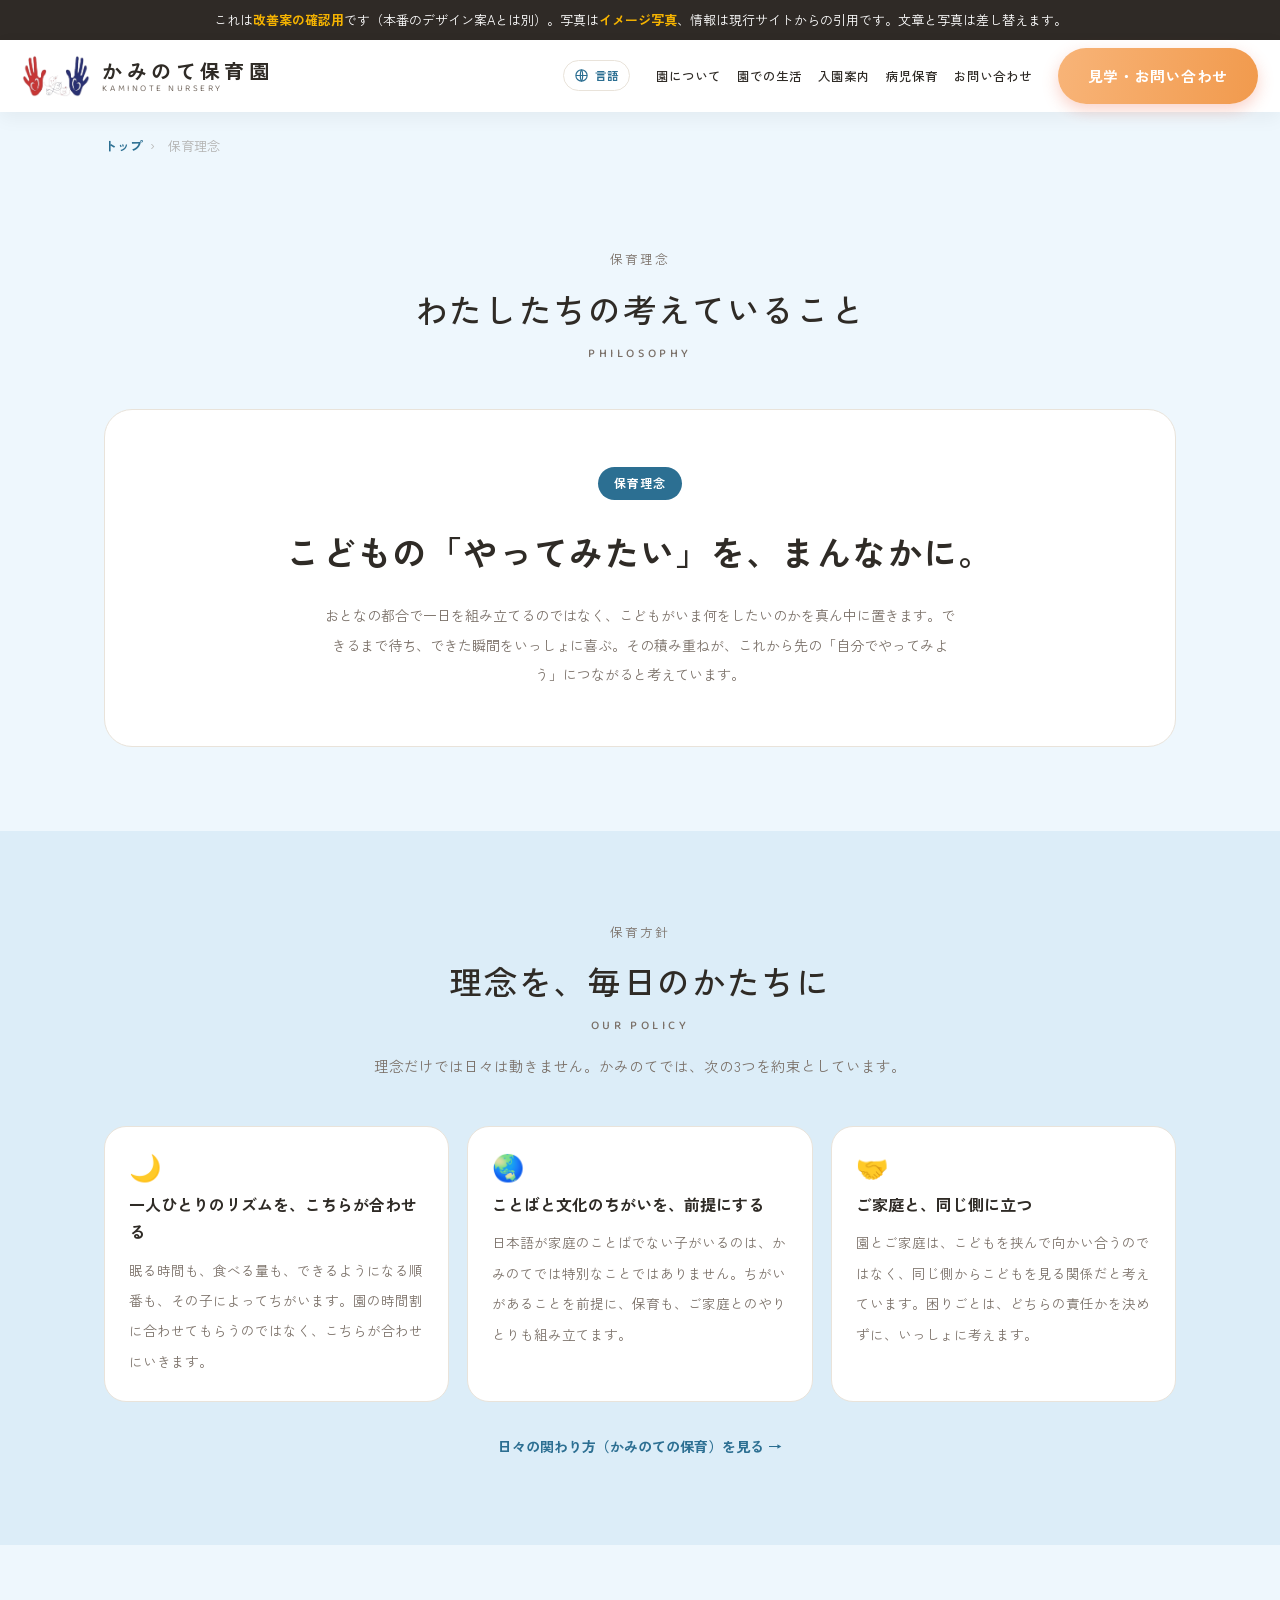
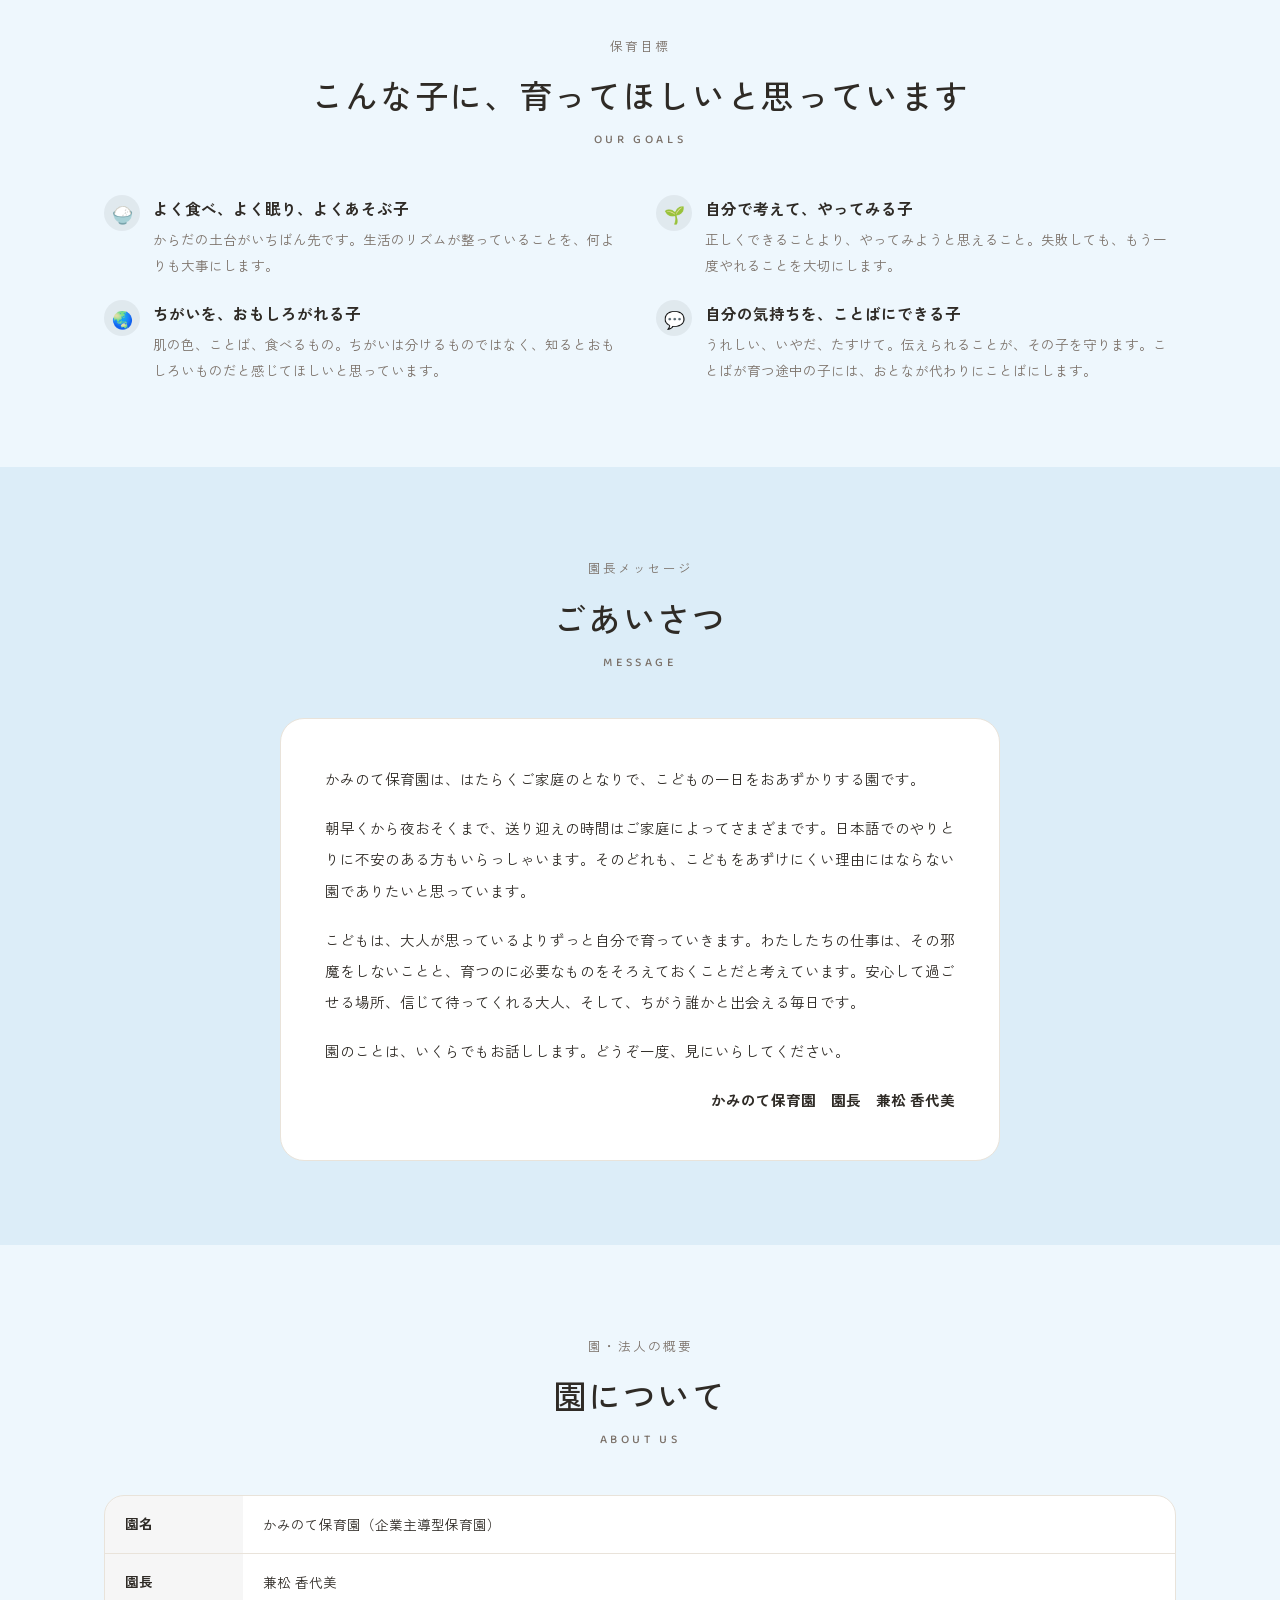
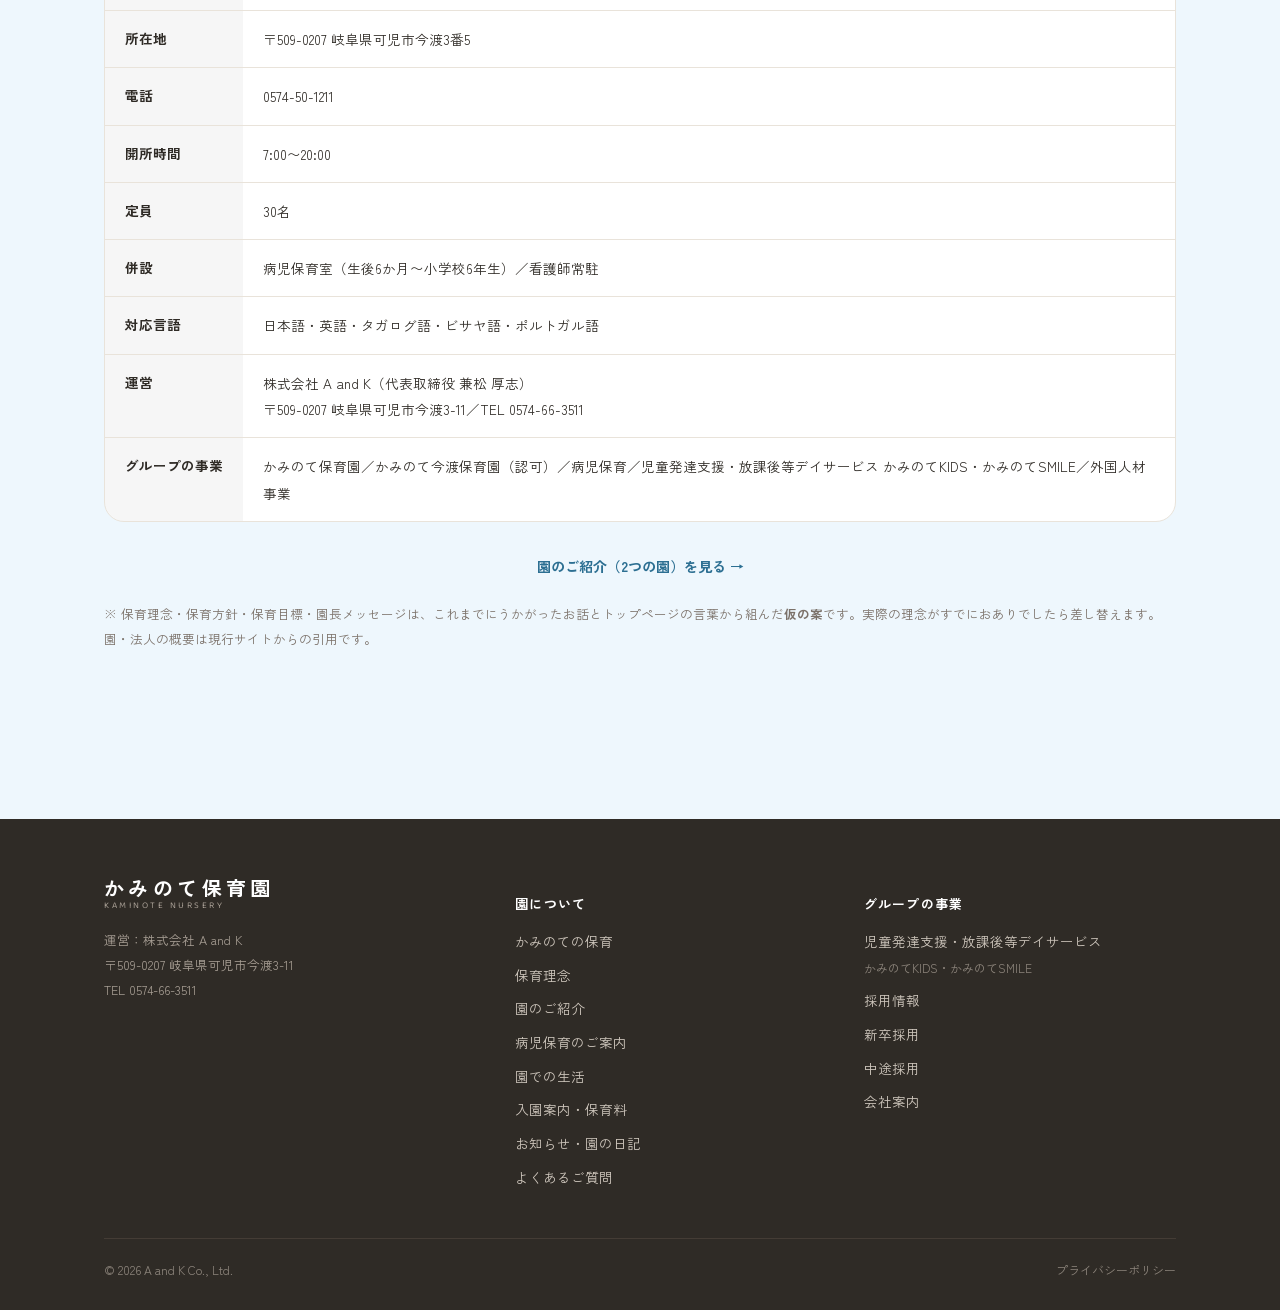
<file: philosophy.html>
<!doctype html>
<html lang="ja">
<head>
<meta charset="utf-8">
<meta name="viewport" content="width=device-width, initial-scale=1">
<meta name="robots" content="noindex,nofollow">
<title>保育理念｜かみのて保育園</title>
<link rel="icon" href="data:image/svg+xml,<svg xmlns='http://www.w3.org/2000/svg' viewBox='0 0 100 100'><rect width='100' height='100' rx='24' fill='%232c6f92'/><text x='50' y='71' font-size='58' font-weight='bold' text-anchor='middle' font-family='sans-serif' fill='%23fff'>か</text></svg>">
<link rel="preconnect" href="https://fonts.googleapis.com">
<link rel="preconnect" href="https://fonts.gstatic.com" crossorigin>
<link href="https://fonts.googleapis.com/css2?family=Zen+Old+Mincho:wght@400;500;700&family=Zen+Kaku+Gothic+New:wght@400;500;700&family=Baloo+2:wght@500;600;700&display=swap" rel="stylesheet">
<link rel="stylesheet" href="style.css">
<script>
  // 最初の描画より前に付ける（あとから付けると、見えていたものが消えてから動く）。
  // ★a/ をルートへ昇格したときに落ちていて、スクロールの動きが効いていなかった（2026-09-19 復旧）
  document.documentElement.classList.add('anim');
  // 保険: 下のJSが動かなかったときは、隠したままにしない
  setTimeout(function () {
    if (!window.__animReady) { document.documentElement.classList.remove('anim'); }
  }, 4000);
</script>
</head>
<body class="v2">

<div class="note" data-i18n="k114">これは<b>改善案の確認用</b>です（本番のデザイン案Aとは別）。写真は<b>イメージ写真</b>、情報は現行サイトからの引用です。文章と写真は差し替えます。</div>

<!-- ============ ヘッダー ============ -->


<header class="head">
  <div class="head-in">
    <a class="brand" href="index.html">
      <img class="mark" src="img/logo-mark.png" alt="" width="313" height="192" decoding="async">
      <span class="tx">
        <span class="corp" data-i18n="k001">株式会社 A and K　企業主導型・認可保育園</span>
        <span class="name" data-i18n="k002">かみのて保育園</span>
        <span class="en">KAMINOTE NURSERY</span>
      </span>
    </a>
    <div class="lang">
    <button class="lang-btn" type="button" aria-expanded="false" aria-haspopup="true">
      <svg viewBox="0 0 24 24" aria-hidden="true"><circle cx="12" cy="12" r="9" fill="none" stroke="currentColor" stroke-width="1.8"/><path d="M3 12h18M12 3c2.5 2.6 2.5 15.4 0 18M12 3c-2.5 2.6-2.5 15.4 0 18" fill="none" stroke="currentColor" stroke-width="1.8"/></svg>
      <span data-i18n="k115">言語</span>
    </button>
    <div class="lang-menu" hidden>
      <button type="button" data-lang="ja">日本語</button>
      <button type="button" data-lang="en">English</button>
      <button type="button" data-lang="pt">Português</button>
    </div>
  </div>
    <nav class="gnav"><a href="parks.html" data-i18n="k005">園について</a><a href="life.html" data-i18n="k100">園での生活</a><a href="admission.html" data-i18n="k007">入園案内</a><a href="byoji.html" data-i18n="k006">病児保育</a><a href="contact.html" data-i18n="k111">お問い合わせ</a></nav>
    <a class="cta-pill" href="contact.html">見学・お問い合わせ</a>
    <button class="burger" type="button" aria-label="メニュー">☰</button>
  </div>
</header>

<!-- 右端に貼りつく縦のボタン（参考イメージの「園見学予約」「病児・病後児保育」）
     ★文言は既にある鍵を使い回している（k019 / k006）。新しい鍵を足すと
       i18n_mark.py を掛け直したときに番号がずれるため。 -->


<div class="side-cta">
  <a class="s1" href="contact.html">
    <svg viewBox="0 0 24 24" aria-hidden="true"><path d="M5 5h14v15H5z" fill="none" stroke="#fff" stroke-width="2" stroke-linejoin="round"/><path d="M9 3v4M15 3v4M5 10h14" stroke="#fff" stroke-width="2" stroke-linecap="round"/></svg>
    <span data-i18n="k011">見学のお申し込み</span>
  </a>
  <a class="s2" href="byoji.html">
    <svg viewBox="0 0 24 24" aria-hidden="true"><path d="M12 20s-7-4.6-7-9.4A4 4 0 0 1 12 8a4 4 0 0 1 7 2.6c0 4.8-7 9.4-7 9.4Z" fill="none" stroke="#fff" stroke-width="2" stroke-linejoin="round"/></svg>
    <span data-i18n="k006">病児保育</span>
  </a>
</div>

<!-- ============ 左の縦レール ============ -->


<nav class="crumb"><a href="index.html" data-i18n="k118">トップ</a><span aria-hidden="true">›</span><span data-i18n="k116">保育理念</span></nav>
<!-- ============================================================
     保育理念（かみのて保育園）
     提案書02節のページ一覧では「私たちについて」＝
       私たちの想い／保育理念・保育方針／園長メッセージ／法人・園の概要
     ★`policy.html`（かみのての保育＝大切にしていること）と役割を分けること。
       こちら＝理念・方針・目標・園長のことば（上位の考え方）
       あちら＝待つ保育／ちがいをあたりまえに／家庭とチーム（日々の関わり方）
       同じことを2ページで言わない。
     ★理念の文言は顧客に確認が要る。ここに書いてあるのは、トップの見出しと
       既存ページから逆算して組んだ仮の案。末尾に仮である旨を書いてある。
     ★色は --x-accent と薄い黒だけ。帯は class="sec tint"。写真は入れない。
     ============================================================ -->

<section class="sec" id="philosophy">
  <div class="wrap">
    <div class="sec-head">
      <span class="eyebrow" data-i18n="k116">保育理念</span>
      <h2><span data-i18n="k292">わたしたちの考えていること</span><span class="en">PHILOSOPHY</span></h2>
    </div>

    <div class="creed">
      <span class="creed-label" data-i18n="k116">保育理念</span>
      <p class="creed-t" data-i18n="k293">こどもの「やってみたい」を、<br class="x-br">まんなかに。</p>
      <p class="creed-d" data-i18n="k294">おとなの都合で一日を組み立てるのではなく、こどもがいま何をしたいのかを真ん中に置きます。できるまで待ち、できた瞬間をいっしょに喜ぶ。その積み重ねが、これから先の「自分でやってみよう」につながると考えています。</p>
    </div>
  </div>
</section>

<section class="sec tint" id="policy-3">
  <div class="wrap">
    <div class="sec-head">
      <span class="eyebrow" data-i18n="k295">保育方針</span>
      <h2><span data-i18n="k296">理念を、毎日のかたちに</span><span class="en">OUR POLICY</span></h2>
      <p data-i18n="k297">理念だけでは日々は動きません。<br class="x-br">かみのてでは、次の3つを約束としています。</p>
    </div>
    <div class="cur">
      <div class="cur-c">
        <span class="ic" aria-hidden="true">🌙</span>
        <b data-i18n="k298">一人ひとりのリズムを、こちらが合わせる</b>
        <span data-i18n="k299">眠る時間も、食べる量も、できるようになる順番も、その子によってちがいます。園の時間割に合わせてもらうのではなく、こちらが合わせにいきます。</span>
      </div>
      <div class="cur-c">
        <span class="ic" aria-hidden="true">🌏</span>
        <b data-i18n="k300">ことばと文化のちがいを、前提にする</b>
        <span data-i18n="k301">日本語が家庭のことばでない子がいるのは、かみのてでは特別なことではありません。ちがいがあることを前提に、保育も、ご家庭とのやりとりも組み立てます。</span>
      </div>
      <div class="cur-c">
        <span class="ic" aria-hidden="true">🤝</span>
        <b data-i18n="k302">ご家庭と、同じ側に立つ</b>
        <span data-i18n="k303">園とご家庭は、こどもを挟んで向かい合うのではなく、同じ側からこどもを見る関係だと考えています。困りごとは、どちらの責任かを決めずに、いっしょに考えます。</span>
      </div>
    </div>
    <p style="text-align:center;margin-top:28px"><a class="link-a" href="policy.html" data-i18n="k304">日々の関わり方（かみのての保育）を見る →</a></p>
  </div>
</section>

<section class="sec" id="goals">
  <div class="wrap">
    <div class="sec-head">
      <span class="eyebrow" data-i18n="k305">保育目標</span>
      <h2><span data-i18n="k306">こんな子に、</span><br class="x-br"><span data-i18n="k307">育ってほしいと思っています</span><span class="en">OUR GOALS</span></h2>
    </div>
    <ul class="x-points goals">
      <li>
        <span class="ic" aria-hidden="true">🍚</span>
        <div>
          <b data-i18n="k308">よく食べ、よく眠り、よくあそぶ子</b>
          <span class="d" data-i18n="k309">からだの土台がいちばん先です。生活のリズムが整っていることを、何よりも大事にします。</span>
        </div>
      </li>
      <li>
        <span class="ic" aria-hidden="true">🌱</span>
        <div>
          <b data-i18n="k310">自分で考えて、やってみる子</b>
          <span class="d" data-i18n="k311">正しくできることより、やってみようと思えること。失敗しても、もう一度やれることを大切にします。</span>
        </div>
      </li>
      <li>
        <span class="ic" aria-hidden="true">🌏</span>
        <div>
          <b data-i18n="k312">ちがいを、おもしろがれる子</b>
          <span class="d" data-i18n="k313">肌の色、ことば、食べるもの。ちがいは分けるものではなく、知るとおもしろいものだと感じてほしいと思っています。</span>
        </div>
      </li>
      <li>
        <span class="ic" aria-hidden="true">💬</span>
        <div>
          <b data-i18n="k314">自分の気持ちを、ことばにできる子</b>
          <span class="d" data-i18n="k315">うれしい、いやだ、たすけて。伝えられることが、その子を守ります。ことばが育つ途中の子には、おとなが代わりにことばにします。</span>
        </div>
      </li>
    </ul>
  </div>
</section>

<section class="sec tint" id="message">
  <div class="wrap">
    <div class="sec-head">
      <span class="eyebrow" data-i18n="k316">園長メッセージ</span>
      <h2><span data-i18n="k317">ごあいさつ</span><span class="en">MESSAGE</span></h2>
    </div>
    <div class="msg">
      <p data-i18n="k318">かみのて保育園は、はたらくご家庭のとなりで、こどもの一日をおあずかりする園です。</p>
      <p data-i18n="k319">朝早くから夜おそくまで、送り迎えの時間はご家庭によってさまざまです。日本語でのやりとりに不安のある方もいらっしゃいます。そのどれも、こどもをあずけにくい理由にはならない園でありたいと思っています。</p>
      <p data-i18n="k320">こどもは、大人が思っているよりずっと自分で育っていきます。わたしたちの仕事は、その邪魔をしないことと、育つのに必要なものをそろえておくことだと考えています。安心して過ごせる場所、信じて待ってくれる大人、そして、ちがう誰かと出会える毎日です。</p>
      <p data-i18n="k321">園のことは、いくらでもお話しします。どうぞ一度、見にいらしてください。</p>
      <p class="msg-sign" data-i18n="k322">かみのて保育園　園長　兼松 香代美</p>
    </div>
  </div>
</section>

<section class="sec" id="about">
  <div class="wrap">
    <div class="sec-head">
      <span class="eyebrow" data-i18n="k323">園・法人の概要</span>
      <h2><span data-i18n="k098">園について</span><span class="en">ABOUT US</span></h2>
    </div>
    <dl class="x-dl">
      <dt data-i18n="k324">園名</dt><dd data-i18n="k325">かみのて保育園（企業主導型保育園）</dd>
      <dt data-i18n="k326">園長</dt><dd data-i18n="k327">兼松 香代美</dd>
      <dt data-i18n="k328">所在地</dt><dd data-i18n="k329">〒509-0207 岐阜県可児市今渡3番5</dd>
      <dt data-i18n="k047">電話</dt><dd>0574-50-1211</dd>
      <dt data-i18n="k044">開所時間</dt><dd>7:00〜20:00</dd>
      <dt data-i18n="k045">定員</dt><dd data-i18n="k046">30名</dd>
      <dt data-i18n="k330">併設</dt><dd data-i18n="k331">病児保育室（生後6か月〜小学校6年生）／看護師常駐</dd>
      <dt data-i18n="k332">対応言語</dt><dd data-i18n="k333">日本語・英語・タガログ語・ビサヤ語・ポルトガル語</dd>
      <dt data-i18n="k334">運営</dt><dd data-i18n="k335">株式会社 A and K（代表取締役 兼松 厚志）<br>〒509-0207 岐阜県可児市今渡3-11／TEL 0574-66-3511</dd>
      <dt data-i18n="k101">グループの事業</dt><dd data-i18n="k336">かみのて保育園／かみのて今渡保育園（認可）／病児保育／児童発達支援・放課後等デイサービス かみのてKIDS・かみのてSMILE／外国人材事業</dd>
    </dl>
    <p style="text-align:center;margin-top:28px"><a class="link-a" href="parks.html" data-i18n="k337">園のご紹介（2つの園）を見る →</a></p>
    <p class="x-fine" data-i18n="k338">※ 保育理念・保育方針・保育目標・園長メッセージは、これまでにうかがったお話とトップページの言葉から組んだ<b>仮の案</b>です。実際の理念がすでにおありでしたら差し替えます。園・法人の概要は現行サイトからの引用です。</p>
  </div>
</section>


<footer class="foot">
  <div class="wrap">
    <div class="foot-grid">
      <div>
        <!-- フッターは地色が濃いので実ロゴを置けない（白抜きのハートと顔に地色が透ける）。
             仮マークだけ残すとヘッダーと食い違うので、マークは置かず名前だけにする。 -->
        <div class="brand">
          <span class="tx"><span class="name" data-i18n="k002">かみのて保育園</span><span class="en">KAMINOTE NURSERY</span></span>
        </div>
        <div class="foot-addr" data-i18n="k097">運営：株式会社 A and K<br>〒509-0207 岐阜県可児市今渡3-11<br>TEL 0574-66-3511</div>
      </div>
      <div>
        <h4 data-i18n="k098">園について</h4>
        <ul>
          <li><a href="policy.html" data-i18n="k004">かみのての保育</a></li>
          <li><a href="philosophy.html" data-i18n="k116">保育理念</a></li>
          <li><a href="parks.html" data-i18n="k005">園のご紹介</a></li>
          <li><a href="byoji.html" data-i18n="k099">病児保育のご案内</a></li>
          <li><a href="life.html" data-i18n="k100">園での生活</a></li>
          <li><a href="admission.html" data-i18n="k061">入園案内・保育料</a></li>
          <li><a href="news.html" data-i18n="k084">お知らせ・園の日記</a></li>
          <li><a href="faq.html" data-i18n="k117">よくあるご質問</a></li>
        </ul>
      </div>
      <div>
        <h4 data-i18n="k101">グループの事業</h4>
        <ul>
          <li><a href="https://easywebcraft.github.io/kaminote-day-design/a/" data-i18n="k102">児童発達支援・放課後等デイサービス</a><br><span style="font-size:12px;color:#8d857c" data-i18n="k103">かみのてKIDS・かみのてSMILE</span></li>
          <li><a href="recruit.html" data-i18n="k008">採用情報</a></li>
          <li><a href="recruit-new.html" data-i18n="k119">新卒採用</a></li>
          <li><a href="recruit-mid.html" data-i18n="k120">中途採用</a></li>
          <li><a href="https://www.aandkcorp.com/" data-i18n="k104">会社案内</a></li>
        </ul>
      </div>
    </div>
    <div class="copy"><span>© 2026 A and K Co., Ltd.</span><a href="#" data-i18n="k105">プライバシーポリシー</a></div>
  </div>
</footer>



<!-- ============ 開いたときの動き（後半：順に出す） ============
     隠す指定と対象の並びは <head> 側にある。ここでは出す順番だけを決める。 -->


<script>
(function () {
  // ★ここの並びは <head> の隠す指定と必ず同じにすること
  var ANIM_SEL = '.stats > .wrap > *,'
               + '.sec > .wrap > *:not(.reasons):not(.parks):not(.adm):not(.news),'
               + '.reasons > *,'
               + '.parks > *,'
               + '.adm > *,'
               + '.news > *';

  var units = [].slice.call(document.querySelectorAll(ANIM_SEL));

  function sweep() {
    var vh = window.innerHeight || document.documentElement.clientHeight;
    var shown = [];
    for (var i = units.length - 1; i >= 0; i--) {
      var r = units[i].getBoundingClientRect();
      if (r.top < vh * 0.92 && r.bottom > 0) {
        shown.push(units[i]);
        units.splice(i, 1);                            // 一度出したら見張らない
      }
    }
    if (!shown.length) { return; }
    shown.sort(function (a, b) {
      return a.getBoundingClientRect().top - b.getBoundingClientRect().top;
    }).forEach(function (el, i) {
      el.style.animationDelay = (i * 0.06) + 's';      // 並んでいるものは少しずつずらす
      el.classList.add('on');
    });
    if (!units.length) {
      window.removeEventListener('scroll', onScroll);
      window.removeEventListener('resize', onScroll);
    }
  }

  var waiting = false;
  function onScroll() {
    if (waiting) { return; }
    waiting = true;
    requestAnimationFrame(function () { waiting = false; sweep(); });
  }
  window.addEventListener('scroll', onScroll, { passive: true });
  window.addEventListener('resize', onScroll);
  sweep();                                             // 最初から見えている分
  window.addEventListener('load', sweep);              // 画像が入って位置が確定したあと

  window.__animReady = true;                           // <head> の保険に「動いた」と伝える

  // 保険: スクロールを拾えない環境でも、文字が消えたままにはしない
  setTimeout(function () {
    units.forEach(function (el) { el.classList.add('on'); });
    units.length = 0;
  }, 5000);
})();
</script>


<script>
// スマホのメニュー開閉。★ボタンは前からあったが処理が無く、押しても反応しなかった。
(function () {
  var head = document.querySelector('.head');
  var btn = head && head.querySelector('.burger');
  var nav = head && head.querySelector('.gnav');
  if (!head || !btn || !nav) { return; }
  btn.setAttribute('aria-expanded', 'false');

  function close() {
    head.classList.remove('open');
    btn.setAttribute('aria-expanded', 'false');
  }
  btn.addEventListener('click', function (e) {
    e.stopPropagation();
    var open = !head.classList.contains('open');
    head.classList.toggle('open', open);
    btn.setAttribute('aria-expanded', open ? 'true' : 'false');
    // 見学のボタンはスマホでは隠れているので、開いたメニューの中に入れておく。
    // 入れないと、メニューからお問い合わせへ行けない。
    if (open && !nav.querySelector('.cta-in-menu')) {
      var cta = head.querySelector('.cta, .cta-pill, .pill-recruit');
      if (cta) {
        var c = cta.cloneNode(true);
        c.className = 'cta-in-menu';
        c.style.cssText = 'font-weight:700';
        nav.appendChild(c);
      }
    }
  });
  // メニューの外を押したら閉じる／項目を押したら閉じる
  document.addEventListener('click', function (e) {
    if (head.classList.contains('open') && !head.contains(e.target)) { close(); }
  });
  nav.addEventListener('click', function (e) { if (e.target.closest('a')) { close(); } });
  document.addEventListener('keydown', function (e) { if (e.key === 'Escape') { close(); } });
  // 幅を広げてボタンが消えたら、開いた状態を持ち越さない
  window.addEventListener('resize', function () {
    if (getComputedStyle(btn).display === 'none') { close(); }
  });
})();
</script>


<script src="i18n.js"></script>
</file>
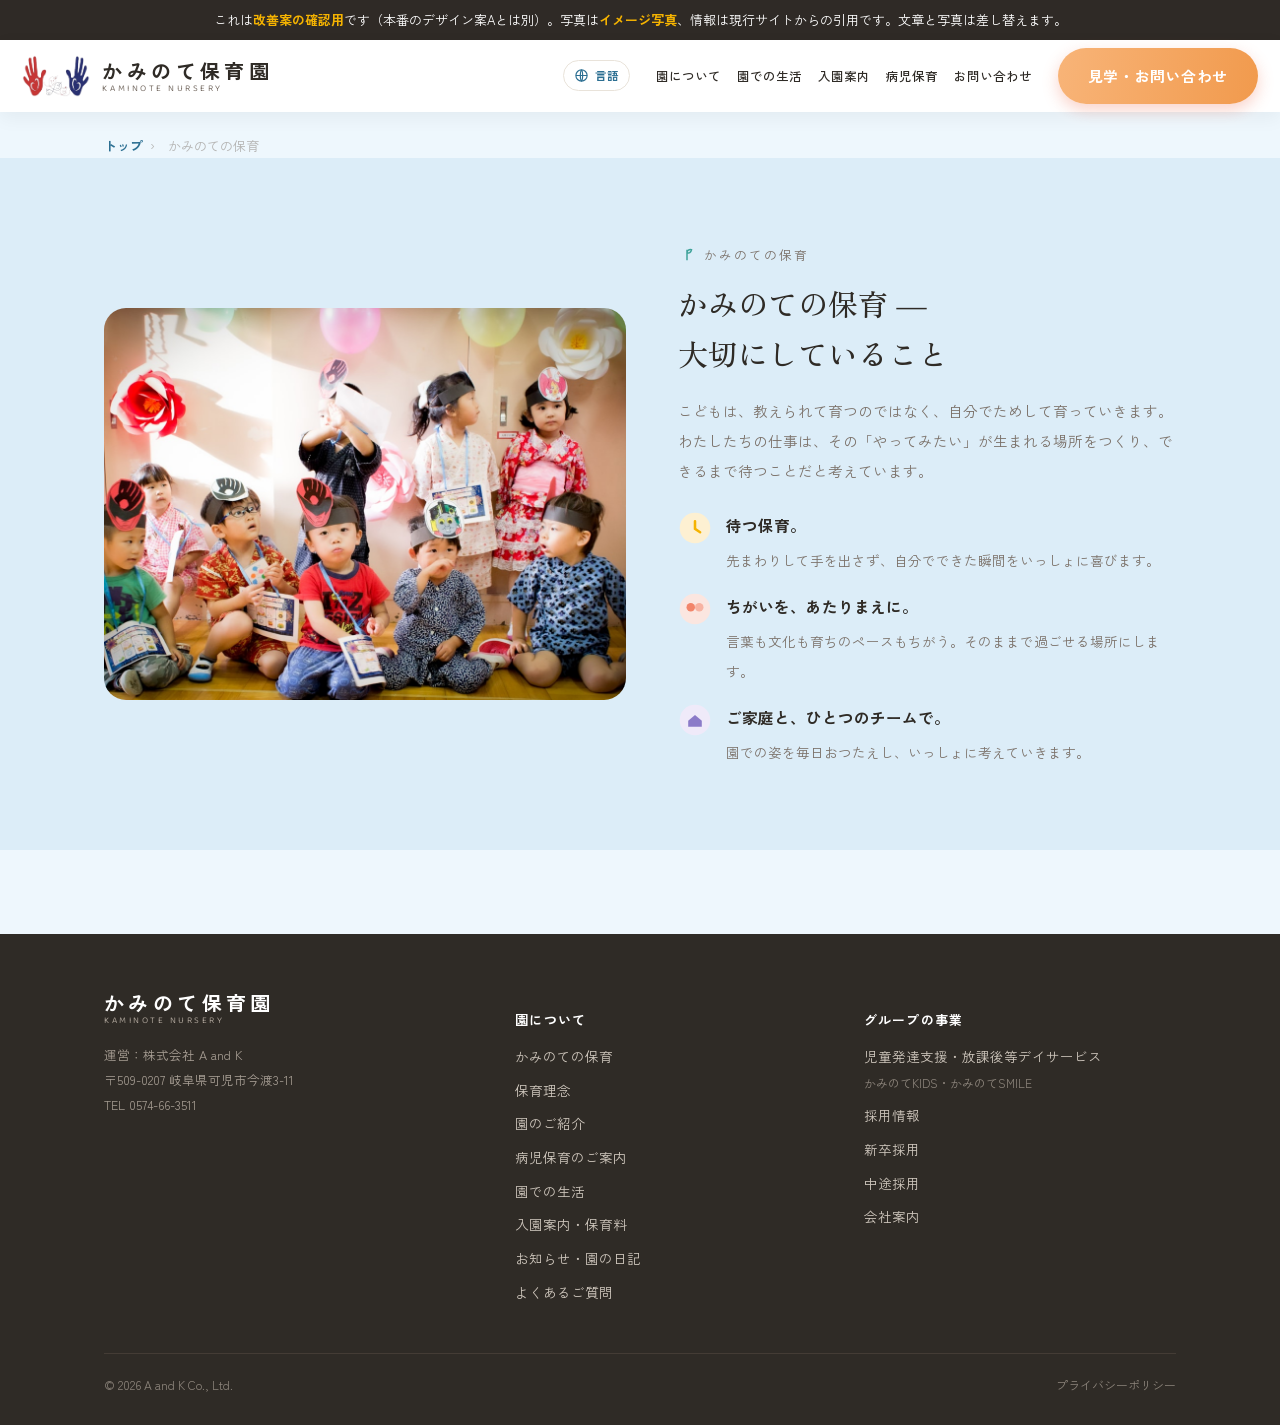
<file: policy.html>
<!doctype html>
<html lang="ja">
<head>
<meta charset="utf-8">
<meta name="viewport" content="width=device-width, initial-scale=1">
<meta name="robots" content="noindex,nofollow">
<title>かみのての保育｜かみのて保育園</title>
<link rel="icon" href="data:image/svg+xml,<svg xmlns='http://www.w3.org/2000/svg' viewBox='0 0 100 100'><rect width='100' height='100' rx='24' fill='%232c6f92'/><text x='50' y='71' font-size='58' font-weight='bold' text-anchor='middle' font-family='sans-serif' fill='%23fff'>か</text></svg>">
<link rel="preconnect" href="https://fonts.googleapis.com">
<link rel="preconnect" href="https://fonts.gstatic.com" crossorigin>
<link href="https://fonts.googleapis.com/css2?family=Zen+Old+Mincho:wght@400;500;700&family=Zen+Kaku+Gothic+New:wght@400;500;700&family=Baloo+2:wght@500;600;700&display=swap" rel="stylesheet">
<link rel="stylesheet" href="style.css">
<script>
  // 最初の描画より前に付ける（あとから付けると、見えていたものが消えてから動く）。
  // ★a/ をルートへ昇格したときに落ちていて、スクロールの動きが効いていなかった（2026-09-19 復旧）
  document.documentElement.classList.add('anim');
  // 保険: 下のJSが動かなかったときは、隠したままにしない
  setTimeout(function () {
    if (!window.__animReady) { document.documentElement.classList.remove('anim'); }
  }, 4000);
</script>
</head>
<body class="v2">

<div class="note" data-i18n="k114">これは<b>改善案の確認用</b>です（本番のデザイン案Aとは別）。写真は<b>イメージ写真</b>、情報は現行サイトからの引用です。文章と写真は差し替えます。</div>

<!-- ============ ヘッダー ============ -->


<header class="head">
  <div class="head-in">
    <a class="brand" href="index.html">
      <img class="mark" src="img/logo-mark.png" alt="" width="313" height="192" decoding="async">
      <span class="tx">
        <span class="corp" data-i18n="k001">株式会社 A and K　企業主導型・認可保育園</span>
        <span class="name" data-i18n="k002">かみのて保育園</span>
        <span class="en">KAMINOTE NURSERY</span>
      </span>
    </a>
    <div class="lang">
    <button class="lang-btn" type="button" aria-expanded="false" aria-haspopup="true">
      <svg viewBox="0 0 24 24" aria-hidden="true"><circle cx="12" cy="12" r="9" fill="none" stroke="currentColor" stroke-width="1.8"/><path d="M3 12h18M12 3c2.5 2.6 2.5 15.4 0 18M12 3c-2.5 2.6-2.5 15.4 0 18" fill="none" stroke="currentColor" stroke-width="1.8"/></svg>
      <span data-i18n="k115">言語</span>
    </button>
    <div class="lang-menu" hidden>
      <button type="button" data-lang="ja">日本語</button>
      <button type="button" data-lang="en">English</button>
      <button type="button" data-lang="pt">Português</button>
    </div>
  </div>
    <nav class="gnav"><a href="parks.html" data-i18n="k005">園について</a><a href="life.html" data-i18n="k100">園での生活</a><a href="admission.html" data-i18n="k007">入園案内</a><a href="byoji.html" data-i18n="k006">病児保育</a><a href="contact.html" data-i18n="k111">お問い合わせ</a></nav>
    <a class="cta-pill" href="contact.html">見学・お問い合わせ</a>
    <button class="burger" type="button" aria-label="メニュー">☰</button>
  </div>
</header>

<!-- 右端に貼りつく縦のボタン（参考イメージの「園見学予約」「病児・病後児保育」）
     ★文言は既にある鍵を使い回している（k019 / k006）。新しい鍵を足すと
       i18n_mark.py を掛け直したときに番号がずれるため。 -->


<div class="side-cta">
  <a class="s1" href="contact.html">
    <svg viewBox="0 0 24 24" aria-hidden="true"><path d="M5 5h14v15H5z" fill="none" stroke="#fff" stroke-width="2" stroke-linejoin="round"/><path d="M9 3v4M15 3v4M5 10h14" stroke="#fff" stroke-width="2" stroke-linecap="round"/></svg>
    <span data-i18n="k011">見学のお申し込み</span>
  </a>
  <a class="s2" href="byoji.html">
    <svg viewBox="0 0 24 24" aria-hidden="true"><path d="M12 20s-7-4.6-7-9.4A4 4 0 0 1 12 8a4 4 0 0 1 7 2.6c0 4.8-7 9.4-7 9.4Z" fill="none" stroke="#fff" stroke-width="2" stroke-linejoin="round"/></svg>
    <span data-i18n="k006">病児保育</span>
  </a>
</div>

<!-- ============ 左の縦レール ============ -->


<nav class="crumb"><a href="index.html" data-i18n="k118">トップ</a><span aria-hidden="true">›</span><span data-i18n="k004">かみのての保育</span></nav>
<section class="sec tint" id="policy">
  <div class="wrap split">
    <div class="ph"><img loading="lazy" decoding="async" src="img/policy.jpg" alt="イメージ写真（保育室であそぶこどもたち）"></div>
    <div>
      <span class="eyebrow"><svg viewBox="0 0 24 24"><path d="M12 5v14M12 9c0-3 3-5 6-4-1 4-3 5-6 4Z" stroke="#3fa39a" stroke-width="2" fill="none"/></svg><span data-i18n="k004">かみのての保育</span></span>
      <h2 class="mincho" style="font-size:clamp(22px,3.2vw,30px);line-height:1.65;font-weight:500" data-i18n="k033">かみのての保育 ―<br>大切にしていること</h2>
      <p style="margin-top:18px;color:var(--ink-soft);font-size:14.5px;line-height:2.05" data-i18n="k034">こどもは、教えられて育つのではなく、自分でためして育っていきます。わたしたちの仕事は、その「やってみたい」が生まれる場所をつくり、できるまで待つことだと考えています。</p>
      <ul class="marks">
        <li><svg class="dot" viewBox="0 0 40 40"><circle cx="20" cy="20" r="18" fill="#fdf0d2"/><path d="M20 12v9l6 4" stroke="#f5b301" stroke-width="3" fill="none" stroke-linecap="round"/></svg>
          <div><b data-i18n="k035">待つ保育。</b><span data-i18n="k036">先まわりして手を出さず、自分でできた瞬間をいっしょに喜びます。</span></div></li>
        <li><svg class="dot" viewBox="0 0 40 40"><circle cx="20" cy="20" r="18" fill="#fbe6e0"/><circle cx="15" cy="18" r="5" fill="#f2856a"/><circle cx="25" cy="18" r="5" fill="#f7b3a2"/></svg>
          <div><b data-i18n="k037">ちがいを、あたりまえに。</b><span data-i18n="k038">言葉も文化も育ちのペースもちがう。そのままで過ごせる場所にします。</span></div></li>
        <li><svg class="dot" viewBox="0 0 40 40"><circle cx="20" cy="20" r="18" fill="#efeaf9"/><path d="M12 21l8-7 8 7v7h-16Z" fill="#8b7bc8"/></svg>
          <div><b data-i18n="k039">ご家庭と、ひとつのチームで。</b><span data-i18n="k040">園での姿を毎日おつたえし、いっしょに考えていきます。</span></div></li>
      </ul>
    </div>
  </div>
</section>

<!-- ============ 2つの園 ============ -->


<footer class="foot">
  <div class="wrap">
    <div class="foot-grid">
      <div>
        <!-- フッターは地色が濃いので実ロゴを置けない（白抜きのハートと顔に地色が透ける）。
             仮マークだけ残すとヘッダーと食い違うので、マークは置かず名前だけにする。 -->
        <div class="brand">
          <span class="tx"><span class="name" data-i18n="k002">かみのて保育園</span><span class="en">KAMINOTE NURSERY</span></span>
        </div>
        <div class="foot-addr" data-i18n="k097">運営：株式会社 A and K<br>〒509-0207 岐阜県可児市今渡3-11<br>TEL 0574-66-3511</div>
      </div>
      <div>
        <h4 data-i18n="k098">園について</h4>
        <ul>
          <li><a href="policy.html" data-i18n="k004">かみのての保育</a></li>
          <li><a href="philosophy.html" data-i18n="k116">保育理念</a></li>
          <li><a href="parks.html" data-i18n="k005">園のご紹介</a></li>
          <li><a href="byoji.html" data-i18n="k099">病児保育のご案内</a></li>
          <li><a href="life.html" data-i18n="k100">園での生活</a></li>
          <li><a href="admission.html" data-i18n="k061">入園案内・保育料</a></li>
          <li><a href="news.html" data-i18n="k084">お知らせ・園の日記</a></li>
          <li><a href="faq.html" data-i18n="k117">よくあるご質問</a></li>
        </ul>
      </div>
      <div>
        <h4 data-i18n="k101">グループの事業</h4>
        <ul>
          <li><a href="https://easywebcraft.github.io/kaminote-day-design/a/" data-i18n="k102">児童発達支援・放課後等デイサービス</a><br><span style="font-size:12px;color:#8d857c" data-i18n="k103">かみのてKIDS・かみのてSMILE</span></li>
          <li><a href="recruit.html" data-i18n="k008">採用情報</a></li>
          <li><a href="recruit-new.html" data-i18n="k119">新卒採用</a></li>
          <li><a href="recruit-mid.html" data-i18n="k120">中途採用</a></li>
          <li><a href="https://www.aandkcorp.com/" data-i18n="k104">会社案内</a></li>
        </ul>
      </div>
    </div>
    <div class="copy"><span>© 2026 A and K Co., Ltd.</span><a href="#" data-i18n="k105">プライバシーポリシー</a></div>
  </div>
</footer>



<!-- ============ 開いたときの動き（後半：順に出す） ============
     隠す指定と対象の並びは <head> 側にある。ここでは出す順番だけを決める。 -->


<script>
(function () {
  // ★ここの並びは <head> の隠す指定と必ず同じにすること
  var ANIM_SEL = '.stats > .wrap > *,'
               + '.sec > .wrap > *:not(.reasons):not(.parks):not(.adm):not(.news),'
               + '.reasons > *,'
               + '.parks > *,'
               + '.adm > *,'
               + '.news > *';

  var units = [].slice.call(document.querySelectorAll(ANIM_SEL));

  function sweep() {
    var vh = window.innerHeight || document.documentElement.clientHeight;
    var shown = [];
    for (var i = units.length - 1; i >= 0; i--) {
      var r = units[i].getBoundingClientRect();
      if (r.top < vh * 0.92 && r.bottom > 0) {
        shown.push(units[i]);
        units.splice(i, 1);                            // 一度出したら見張らない
      }
    }
    if (!shown.length) { return; }
    shown.sort(function (a, b) {
      return a.getBoundingClientRect().top - b.getBoundingClientRect().top;
    }).forEach(function (el, i) {
      el.style.animationDelay = (i * 0.06) + 's';      // 並んでいるものは少しずつずらす
      el.classList.add('on');
    });
    if (!units.length) {
      window.removeEventListener('scroll', onScroll);
      window.removeEventListener('resize', onScroll);
    }
  }

  var waiting = false;
  function onScroll() {
    if (waiting) { return; }
    waiting = true;
    requestAnimationFrame(function () { waiting = false; sweep(); });
  }
  window.addEventListener('scroll', onScroll, { passive: true });
  window.addEventListener('resize', onScroll);
  sweep();                                             // 最初から見えている分
  window.addEventListener('load', sweep);              // 画像が入って位置が確定したあと

  window.__animReady = true;                           // <head> の保険に「動いた」と伝える

  // 保険: スクロールを拾えない環境でも、文字が消えたままにはしない
  setTimeout(function () {
    units.forEach(function (el) { el.classList.add('on'); });
    units.length = 0;
  }, 5000);
})();
</script>


<script>
// スマホのメニュー開閉。★ボタンは前からあったが処理が無く、押しても反応しなかった。
(function () {
  var head = document.querySelector('.head');
  var btn = head && head.querySelector('.burger');
  var nav = head && head.querySelector('.gnav');
  if (!head || !btn || !nav) { return; }
  btn.setAttribute('aria-expanded', 'false');

  function close() {
    head.classList.remove('open');
    btn.setAttribute('aria-expanded', 'false');
  }
  btn.addEventListener('click', function (e) {
    e.stopPropagation();
    var open = !head.classList.contains('open');
    head.classList.toggle('open', open);
    btn.setAttribute('aria-expanded', open ? 'true' : 'false');
    // 見学のボタンはスマホでは隠れているので、開いたメニューの中に入れておく。
    // 入れないと、メニューからお問い合わせへ行けない。
    if (open && !nav.querySelector('.cta-in-menu')) {
      var cta = head.querySelector('.cta, .cta-pill, .pill-recruit');
      if (cta) {
        var c = cta.cloneNode(true);
        c.className = 'cta-in-menu';
        c.style.cssText = 'font-weight:700';
        nav.appendChild(c);
      }
    }
  });
  // メニューの外を押したら閉じる／項目を押したら閉じる
  document.addEventListener('click', function (e) {
    if (head.classList.contains('open') && !head.contains(e.target)) { close(); }
  });
  nav.addEventListener('click', function (e) { if (e.target.closest('a')) { close(); } });
  document.addEventListener('keydown', function (e) { if (e.key === 'Escape') { close(); } });
  // 幅を広げてボタンが消えたら、開いた状態を持ち越さない
  window.addEventListener('resize', function () {
    if (getComputedStyle(btn).display === 'none') { close(); }
  });
})();
</script>


<script src="i18n.js"></script>
</file>
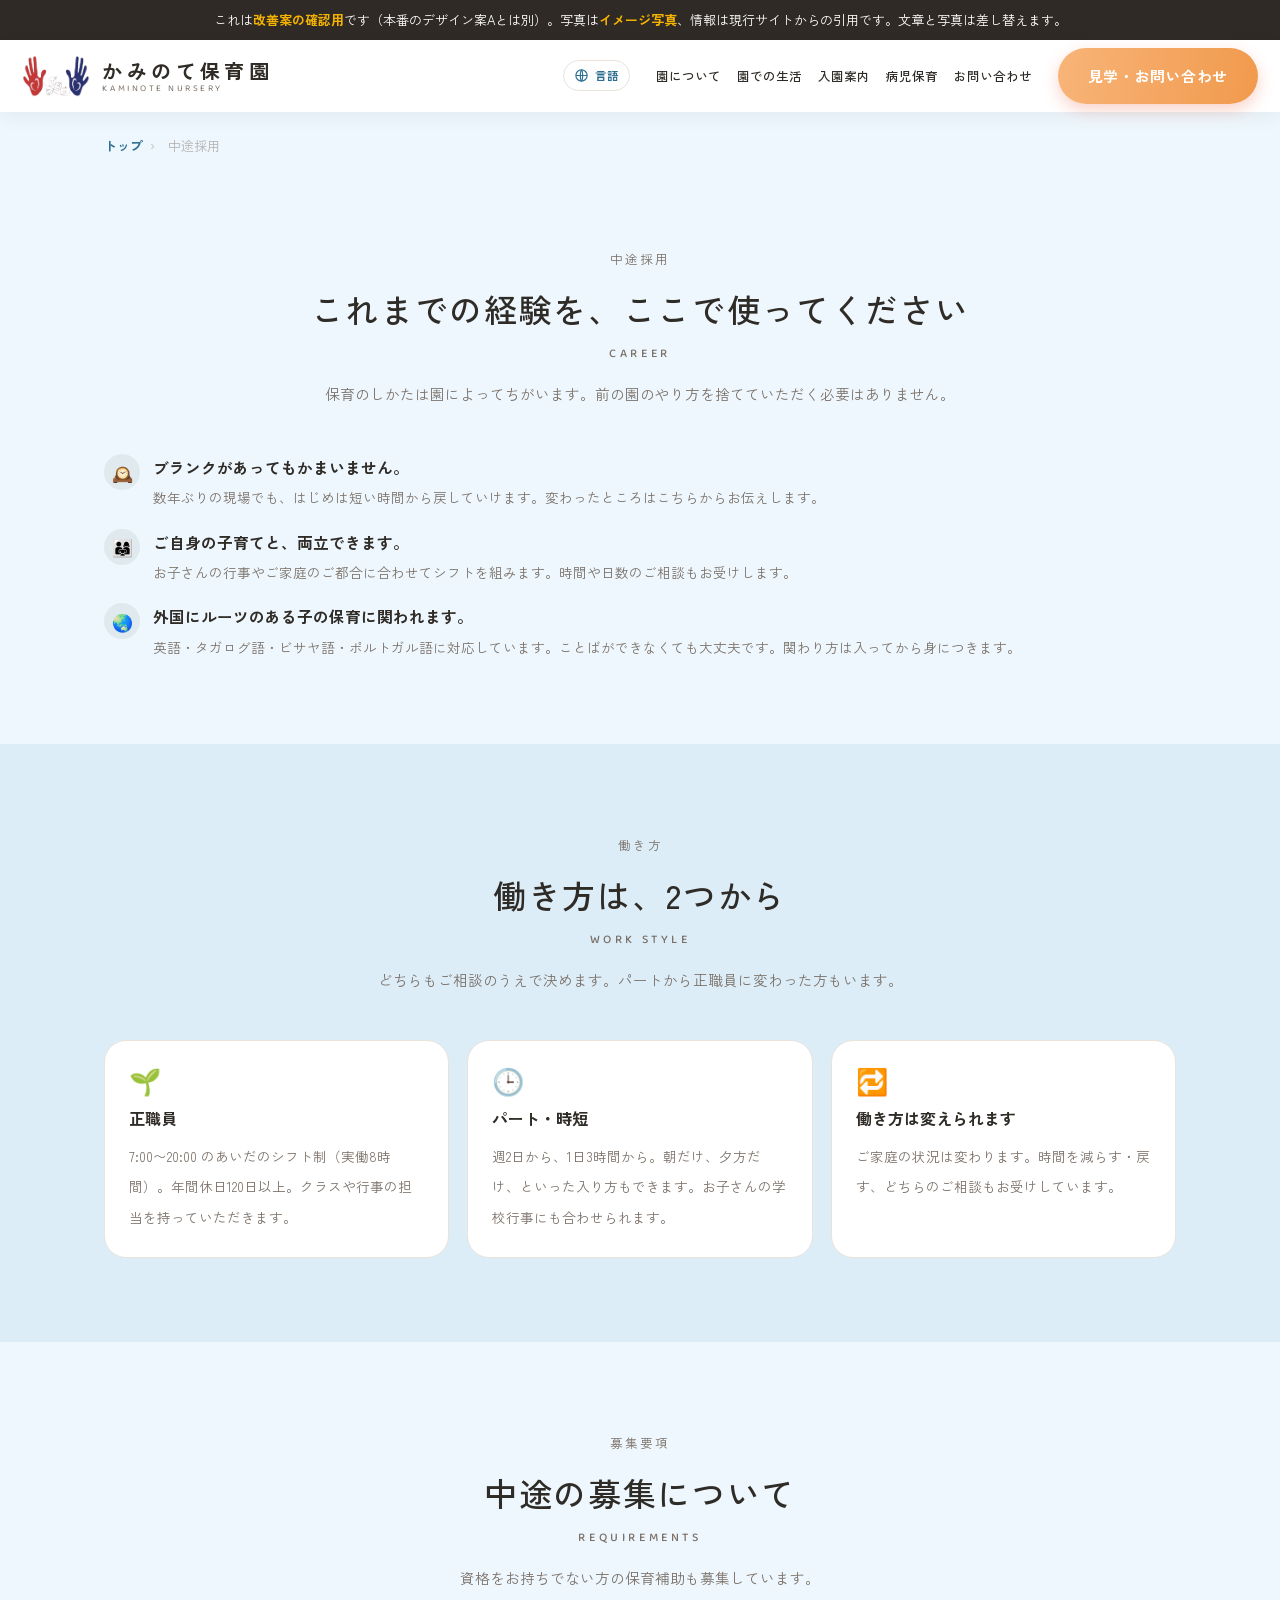
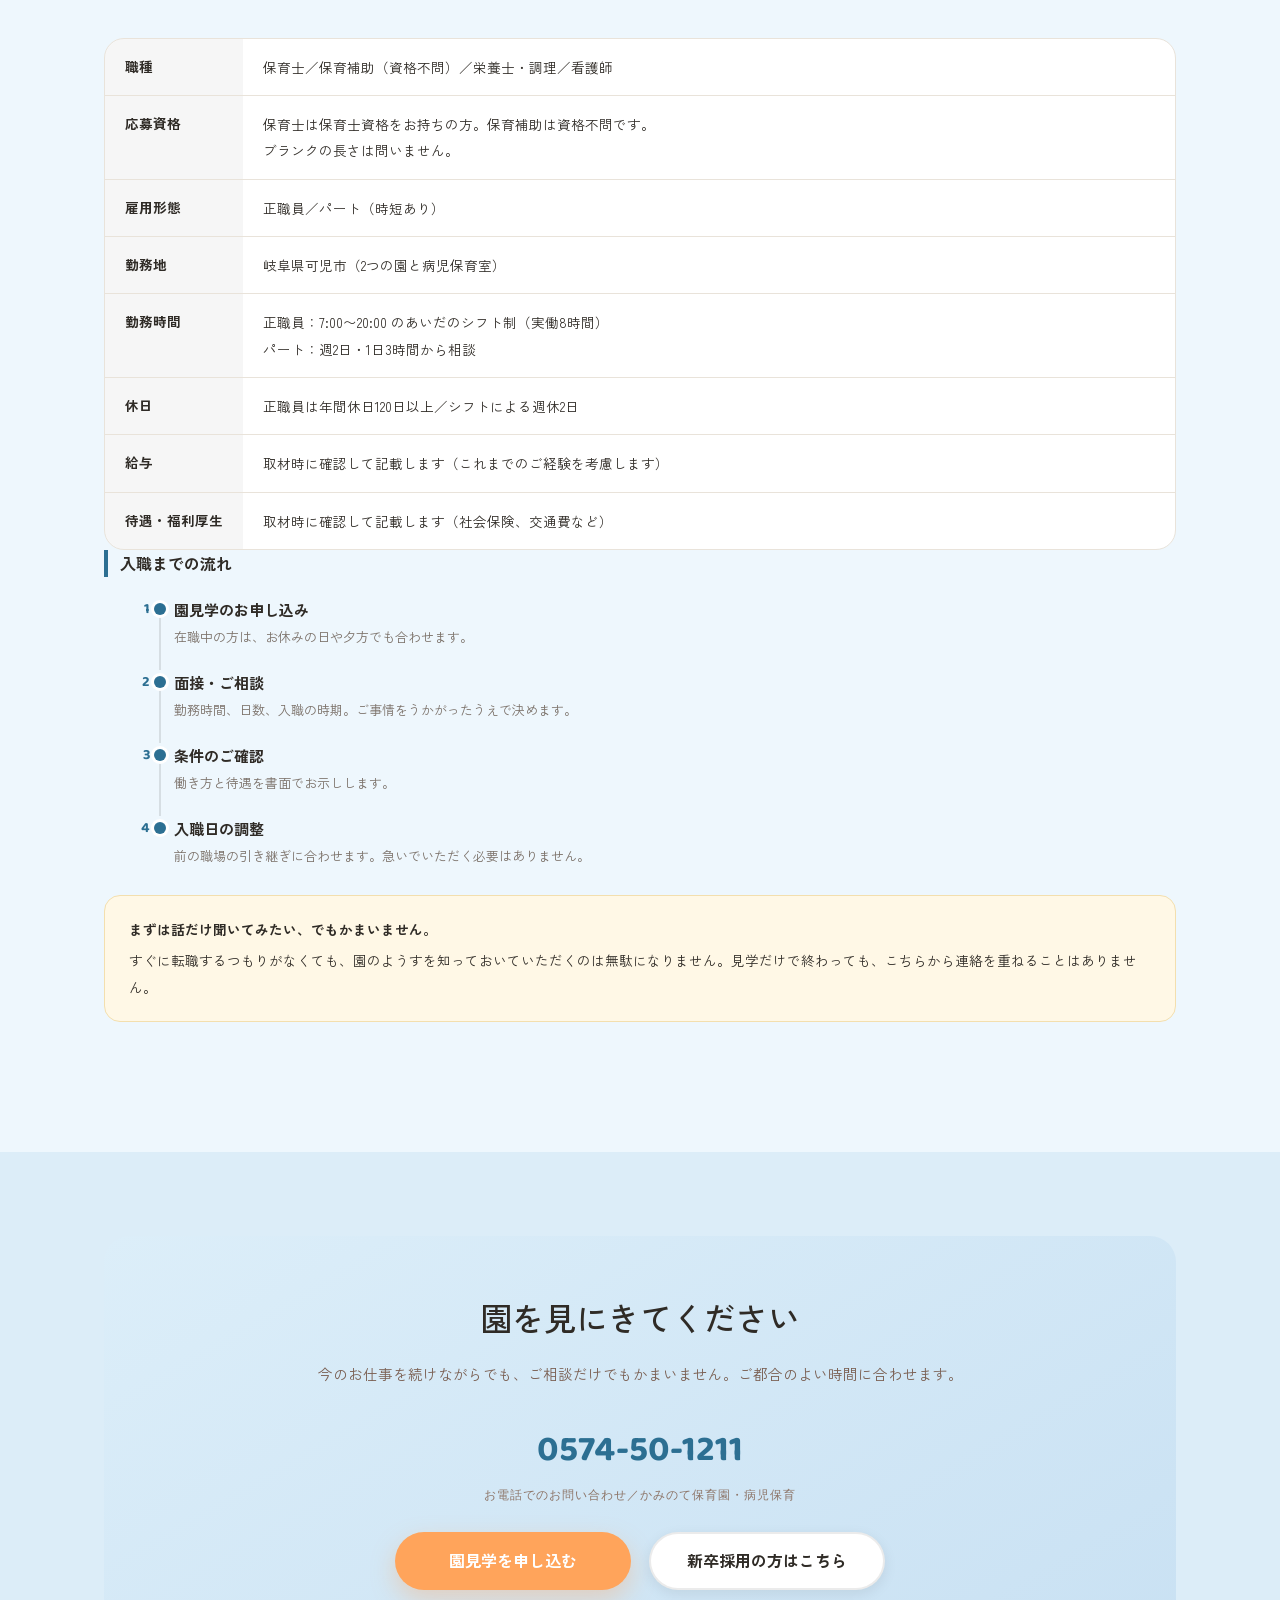
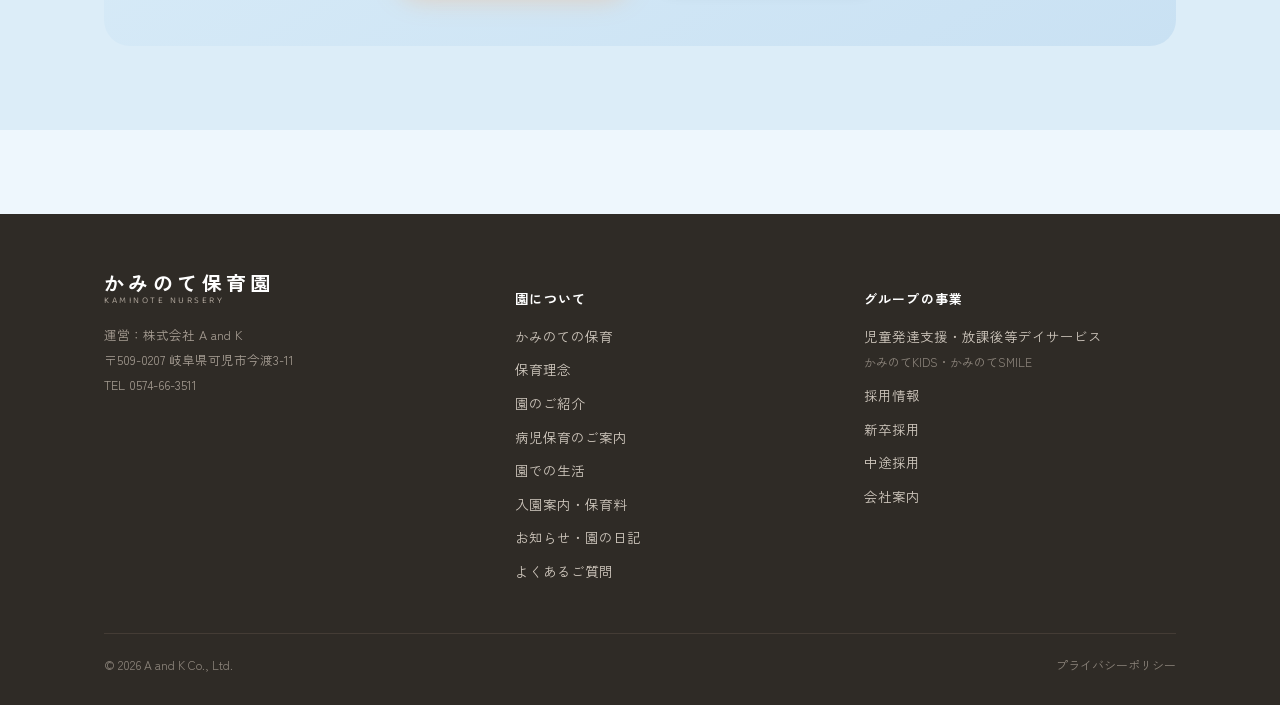
<file: recruit-mid.html>
<!doctype html>
<html lang="ja">
<head>
<meta charset="utf-8">
<meta name="viewport" content="width=device-width, initial-scale=1">
<meta name="robots" content="noindex,nofollow">
<title>中途採用｜かみのて保育園</title>
<link rel="icon" href="data:image/svg+xml,<svg xmlns='http://www.w3.org/2000/svg' viewBox='0 0 100 100'><rect width='100' height='100' rx='24' fill='%232c6f92'/><text x='50' y='71' font-size='58' font-weight='bold' text-anchor='middle' font-family='sans-serif' fill='%23fff'>か</text></svg>">
<link rel="preconnect" href="https://fonts.googleapis.com">
<link rel="preconnect" href="https://fonts.gstatic.com" crossorigin>
<link href="https://fonts.googleapis.com/css2?family=Zen+Old+Mincho:wght@400;500;700&family=Zen+Kaku+Gothic+New:wght@400;500;700&family=Baloo+2:wght@500;600;700&display=swap" rel="stylesheet">
<link rel="stylesheet" href="style.css">
<script>
  // 最初の描画より前に付ける（あとから付けると、見えていたものが消えてから動く）。
  // ★a/ をルートへ昇格したときに落ちていて、スクロールの動きが効いていなかった（2026-09-19 復旧）
  document.documentElement.classList.add('anim');
  // 保険: 下のJSが動かなかったときは、隠したままにしない
  setTimeout(function () {
    if (!window.__animReady) { document.documentElement.classList.remove('anim'); }
  }, 4000);
</script>
</head>
<body class="v2">

<div class="note" data-i18n="k114">これは<b>改善案の確認用</b>です（本番のデザイン案Aとは別）。写真は<b>イメージ写真</b>、情報は現行サイトからの引用です。文章と写真は差し替えます。</div>

<!-- ============ ヘッダー ============ -->


<header class="head">
  <div class="head-in">
    <a class="brand" href="index.html">
      <img class="mark" src="img/logo-mark.png" alt="" width="313" height="192" decoding="async">
      <span class="tx">
        <span class="corp" data-i18n="k001">株式会社 A and K　企業主導型・認可保育園</span>
        <span class="name" data-i18n="k002">かみのて保育園</span>
        <span class="en">KAMINOTE NURSERY</span>
      </span>
    </a>
    <div class="lang">
    <button class="lang-btn" type="button" aria-expanded="false" aria-haspopup="true">
      <svg viewBox="0 0 24 24" aria-hidden="true"><circle cx="12" cy="12" r="9" fill="none" stroke="currentColor" stroke-width="1.8"/><path d="M3 12h18M12 3c2.5 2.6 2.5 15.4 0 18M12 3c-2.5 2.6-2.5 15.4 0 18" fill="none" stroke="currentColor" stroke-width="1.8"/></svg>
      <span data-i18n="k115">言語</span>
    </button>
    <div class="lang-menu" hidden>
      <button type="button" data-lang="ja">日本語</button>
      <button type="button" data-lang="en">English</button>
      <button type="button" data-lang="pt">Português</button>
    </div>
  </div>
    <nav class="gnav"><a href="parks.html" data-i18n="k005">園について</a><a href="life.html" data-i18n="k100">園での生活</a><a href="admission.html" data-i18n="k007">入園案内</a><a href="byoji.html" data-i18n="k006">病児保育</a><a href="contact.html" data-i18n="k111">お問い合わせ</a></nav>
    <a class="cta-pill" href="contact.html">見学・お問い合わせ</a>
    <button class="burger" type="button" aria-label="メニュー">☰</button>
  </div>
</header>

<!-- 右端に貼りつく縦のボタン（参考イメージの「園見学予約」「病児・病後児保育」）
     ★文言は既にある鍵を使い回している（k019 / k006）。新しい鍵を足すと
       i18n_mark.py を掛け直したときに番号がずれるため。 -->


<div class="side-cta">
  <a class="s1" href="contact.html">
    <svg viewBox="0 0 24 24" aria-hidden="true"><path d="M5 5h14v15H5z" fill="none" stroke="#fff" stroke-width="2" stroke-linejoin="round"/><path d="M9 3v4M15 3v4M5 10h14" stroke="#fff" stroke-width="2" stroke-linecap="round"/></svg>
    <span data-i18n="k011">見学のお申し込み</span>
  </a>
  <a class="s2" href="byoji.html">
    <svg viewBox="0 0 24 24" aria-hidden="true"><path d="M12 20s-7-4.6-7-9.4A4 4 0 0 1 12 8a4 4 0 0 1 7 2.6c0 4.8-7 9.4-7 9.4Z" fill="none" stroke="#fff" stroke-width="2" stroke-linejoin="round"/></svg>
    <span data-i18n="k006">病児保育</span>
  </a>
</div>

<!-- ============ 左の縦レール ============ -->


<nav class="crumb"><a href="index.html" data-i18n="k118">トップ</a><span aria-hidden="true">›</span><span data-i18n="k120">中途採用</span></nav>
<!-- ============================================================
     中途採用（かみのて保育園）
     ★新卒（nursery-recruit-new.html）と対になるページ。訴求が変わるので中身は別もの。
       新卒＝「はじめの一歩を支える」／中途＝「経験と事情に合わせる」。
     ★写真は入れない・給与は書かない（新卒ページと同じ理由。あちらの先頭コメント参照）
     ============================================================ -->

<section class="sec" id="recruit-mid">
  <div class="wrap">
    <div class="sec-head">
      <span class="eyebrow" data-i18n="k120">中途採用</span>
      <h2><span data-i18n="k339">これまでの経験を、</span><br class="x-br"><span data-i18n="k340">ここで使ってください</span><span class="en">CAREER</span></h2>
      <p data-i18n="k341">保育のしかたは園によってちがいます。<br class="x-br">前の園のやり方を捨てていただく必要はありません。</p>
    </div>
    <ul class="x-points">
      <li>
        <span class="ic" aria-hidden="true">🕰️</span>
        <div>
          <b data-i18n="k342">ブランクがあってもかまいません。</b>
          <span class="d" data-i18n="k343">数年ぶりの現場でも、はじめは短い時間から戻していけます。変わったところはこちらからお伝えします。</span>
        </div>
      </li>
      <li>
        <span class="ic" aria-hidden="true">👨‍👩‍👧</span>
        <div>
          <b data-i18n="k344">ご自身の子育てと、両立できます。</b>
          <span class="d" data-i18n="k345">お子さんの行事やご家庭のご都合に合わせてシフトを組みます。時間や日数のご相談もお受けします。</span>
        </div>
      </li>
      <li>
        <span class="ic" aria-hidden="true">🌏</span>
        <div>
          <b data-i18n="k346">外国にルーツのある子の保育に関われます。</b>
          <span class="d" data-i18n="k347">英語・タガログ語・ビサヤ語・ポルトガル語に対応しています。ことばができなくても大丈夫です。関わり方は入ってから身につきます。</span>
        </div>
      </li>
    </ul>
  </div>
</section>

<section class="sec tint" id="workstyle">
  <div class="wrap">
    <div class="sec-head">
      <span class="eyebrow" data-i18n="k348">働き方</span>
      <h2><span data-i18n="k349">働き方は、2つから</span><span class="en">WORK STYLE</span></h2>
      <p data-i18n="k350">どちらもご相談のうえで決めます。<br class="x-br">パートから正職員に変わった方もいます。</p>
    </div>
    <div class="cur">
      <div class="cur-c">
        <span class="ic" aria-hidden="true">🌱</span>
        <b data-i18n="k351">正職員</b>
        <span data-i18n="k352">7:00〜20:00 のあいだのシフト制（実働8時間）。年間休日120日以上。クラスや行事の担当を持っていただきます。</span>
      </div>
      <div class="cur-c">
        <span class="ic" aria-hidden="true">🕒</span>
        <b data-i18n="k353">パート・時短</b>
        <span data-i18n="k354">週2日から、1日3時間から。朝だけ、夕方だけ、といった入り方もできます。お子さんの学校行事にも合わせられます。</span>
      </div>
      <div class="cur-c">
        <span class="ic" aria-hidden="true">🔁</span>
        <b data-i18n="k355">働き方は変えられます</b>
        <span data-i18n="k356">ご家庭の状況は変わります。時間を減らす・戻す、どちらのご相談もお受けしています。</span>
      </div>
    </div>
  </div>
</section>

<section class="sec" id="requirements-mid">
  <div class="wrap">
    <div class="sec-head">
      <span class="eyebrow" data-i18n="k357">募集要項</span>
      <h2><span data-i18n="k358">中途の募集について</span><span class="en">REQUIREMENTS</span></h2>
      <p data-i18n="k359">資格をお持ちでない方の保育補助も募集しています。</p>
    </div>
    <dl class="x-dl">
      <dt data-i18n="k360">職種</dt><dd data-i18n="k361">保育士／保育補助（資格不問）／栄養士・調理／看護師</dd>
      <dt data-i18n="k362">応募資格</dt><dd data-i18n="k363">保育士は保育士資格をお持ちの方。保育補助は資格不問です。<br>ブランクの長さは問いません。</dd>
      <dt data-i18n="k364">雇用形態</dt><dd data-i18n="k365">正職員／パート（時短あり）</dd>
      <dt data-i18n="k366">勤務地</dt><dd data-i18n="k367">岐阜県可児市（2つの園と病児保育室）</dd>
      <dt data-i18n="k368">勤務時間</dt><dd data-i18n="k369">正職員：7:00〜20:00 のあいだのシフト制（実働8時間）<br>パート：週2日・1日3時間から相談</dd>
      <dt data-i18n="k370">休日</dt><dd data-i18n="k371">正職員は年間休日120日以上／シフトによる週休2日</dd>
      <dt data-i18n="k372">給与</dt><dd data-i18n="k373">取材時に確認して記載します（これまでのご経験を考慮します）</dd>
      <dt data-i18n="k374">待遇・福利厚生</dt><dd data-i18n="k375">取材時に確認して記載します（社会保険、交通費など）</dd>
    </dl>

    <h3 class="faq-h" data-i18n="k376">入職までの流れ</h3>
    <ol class="tl">
      <li><span class="t">1</span><div><b data-i18n="k377">園見学のお申し込み</b><span class="d" data-i18n="k378">在職中の方は、お休みの日や夕方でも合わせます。</span></div></li>
      <li><span class="t">2</span><div><b data-i18n="k379">面接・ご相談</b><span class="d" data-i18n="k380">勤務時間、日数、入職の時期。ご事情をうかがったうえで決めます。</span></div></li>
      <li><span class="t">3</span><div><b data-i18n="k381">条件のご確認</b><span class="d" data-i18n="k382">働き方と待遇を書面でお示しします。</span></div></li>
      <li><span class="t">4</span><div><b data-i18n="k383">入職日の調整</b><span class="d" data-i18n="k384">前の職場の引き継ぎに合わせます。急いでいただく必要はありません。</span></div></li>
    </ol>

    <div class="notice" data-i18n="k385">
      <b>まずは話だけ聞いてみたい、でもかまいません。</b>
      すぐに転職するつもりがなくても、園のようすを知っておいていただくのは無駄になりません。見学だけで終わっても、こちらから連絡を重ねることはありません。
    </div>
    <p class="x-fine" data-i18n="k386">※ 募集職種・勤務条件・入職までの流れは、デザイン案としての仮のものです。取材のときにうかがって差し替えます。</p>
  </div>
</section>

<section class="sec tint">
  <div class="wrap">
    <div class="contact">
      <h2 data-i18n="k387">園を見にきてください</h2>
      <p data-i18n="k388">今のお仕事を続けながらでも、ご相談だけでもかまいません。<br class="x-br">ご都合のよい時間に合わせます。</p>
      <div class="tel" data-i18n="k096">0574-50-1211<small>お電話でのお問い合わせ／かみのて保育園・病児保育</small></div>
      <div class="hero-actions" style="justify-content:center;margin-top:24px">
        <a class="btn btn-main" href="contact.html" data-i18n="k389">園見学を申し込む</a>
        <a class="btn btn-sub" href="recruit-new.html" data-i18n="k390">新卒採用の方はこちら</a>
      </div>
    </div>
  </div>
</section>


<footer class="foot">
  <div class="wrap">
    <div class="foot-grid">
      <div>
        <!-- フッターは地色が濃いので実ロゴを置けない（白抜きのハートと顔に地色が透ける）。
             仮マークだけ残すとヘッダーと食い違うので、マークは置かず名前だけにする。 -->
        <div class="brand">
          <span class="tx"><span class="name" data-i18n="k002">かみのて保育園</span><span class="en">KAMINOTE NURSERY</span></span>
        </div>
        <div class="foot-addr" data-i18n="k097">運営：株式会社 A and K<br>〒509-0207 岐阜県可児市今渡3-11<br>TEL 0574-66-3511</div>
      </div>
      <div>
        <h4 data-i18n="k098">園について</h4>
        <ul>
          <li><a href="policy.html" data-i18n="k004">かみのての保育</a></li>
          <li><a href="philosophy.html" data-i18n="k116">保育理念</a></li>
          <li><a href="parks.html" data-i18n="k005">園のご紹介</a></li>
          <li><a href="byoji.html" data-i18n="k099">病児保育のご案内</a></li>
          <li><a href="life.html" data-i18n="k100">園での生活</a></li>
          <li><a href="admission.html" data-i18n="k061">入園案内・保育料</a></li>
          <li><a href="news.html" data-i18n="k084">お知らせ・園の日記</a></li>
          <li><a href="faq.html" data-i18n="k117">よくあるご質問</a></li>
        </ul>
      </div>
      <div>
        <h4 data-i18n="k101">グループの事業</h4>
        <ul>
          <li><a href="https://easywebcraft.github.io/kaminote-day-design/a/" data-i18n="k102">児童発達支援・放課後等デイサービス</a><br><span style="font-size:12px;color:#8d857c" data-i18n="k103">かみのてKIDS・かみのてSMILE</span></li>
          <li><a href="recruit.html" data-i18n="k008">採用情報</a></li>
          <li><a href="recruit-new.html" data-i18n="k119">新卒採用</a></li>
          <li><a href="recruit-mid.html" data-i18n="k120">中途採用</a></li>
          <li><a href="https://www.aandkcorp.com/" data-i18n="k104">会社案内</a></li>
        </ul>
      </div>
    </div>
    <div class="copy"><span>© 2026 A and K Co., Ltd.</span><a href="#" data-i18n="k105">プライバシーポリシー</a></div>
  </div>
</footer>



<!-- ============ 開いたときの動き（後半：順に出す） ============
     隠す指定と対象の並びは <head> 側にある。ここでは出す順番だけを決める。 -->


<script>
(function () {
  // ★ここの並びは <head> の隠す指定と必ず同じにすること
  var ANIM_SEL = '.stats > .wrap > *,'
               + '.sec > .wrap > *:not(.reasons):not(.parks):not(.adm):not(.news),'
               + '.reasons > *,'
               + '.parks > *,'
               + '.adm > *,'
               + '.news > *';

  var units = [].slice.call(document.querySelectorAll(ANIM_SEL));

  function sweep() {
    var vh = window.innerHeight || document.documentElement.clientHeight;
    var shown = [];
    for (var i = units.length - 1; i >= 0; i--) {
      var r = units[i].getBoundingClientRect();
      if (r.top < vh * 0.92 && r.bottom > 0) {
        shown.push(units[i]);
        units.splice(i, 1);                            // 一度出したら見張らない
      }
    }
    if (!shown.length) { return; }
    shown.sort(function (a, b) {
      return a.getBoundingClientRect().top - b.getBoundingClientRect().top;
    }).forEach(function (el, i) {
      el.style.animationDelay = (i * 0.06) + 's';      // 並んでいるものは少しずつずらす
      el.classList.add('on');
    });
    if (!units.length) {
      window.removeEventListener('scroll', onScroll);
      window.removeEventListener('resize', onScroll);
    }
  }

  var waiting = false;
  function onScroll() {
    if (waiting) { return; }
    waiting = true;
    requestAnimationFrame(function () { waiting = false; sweep(); });
  }
  window.addEventListener('scroll', onScroll, { passive: true });
  window.addEventListener('resize', onScroll);
  sweep();                                             // 最初から見えている分
  window.addEventListener('load', sweep);              // 画像が入って位置が確定したあと

  window.__animReady = true;                           // <head> の保険に「動いた」と伝える

  // 保険: スクロールを拾えない環境でも、文字が消えたままにはしない
  setTimeout(function () {
    units.forEach(function (el) { el.classList.add('on'); });
    units.length = 0;
  }, 5000);
})();
</script>


<script>
// スマホのメニュー開閉。★ボタンは前からあったが処理が無く、押しても反応しなかった。
(function () {
  var head = document.querySelector('.head');
  var btn = head && head.querySelector('.burger');
  var nav = head && head.querySelector('.gnav');
  if (!head || !btn || !nav) { return; }
  btn.setAttribute('aria-expanded', 'false');

  function close() {
    head.classList.remove('open');
    btn.setAttribute('aria-expanded', 'false');
  }
  btn.addEventListener('click', function (e) {
    e.stopPropagation();
    var open = !head.classList.contains('open');
    head.classList.toggle('open', open);
    btn.setAttribute('aria-expanded', open ? 'true' : 'false');
    // 見学のボタンはスマホでは隠れているので、開いたメニューの中に入れておく。
    // 入れないと、メニューからお問い合わせへ行けない。
    if (open && !nav.querySelector('.cta-in-menu')) {
      var cta = head.querySelector('.cta, .cta-pill, .pill-recruit');
      if (cta) {
        var c = cta.cloneNode(true);
        c.className = 'cta-in-menu';
        c.style.cssText = 'font-weight:700';
        nav.appendChild(c);
      }
    }
  });
  // メニューの外を押したら閉じる／項目を押したら閉じる
  document.addEventListener('click', function (e) {
    if (head.classList.contains('open') && !head.contains(e.target)) { close(); }
  });
  nav.addEventListener('click', function (e) { if (e.target.closest('a')) { close(); } });
  document.addEventListener('keydown', function (e) { if (e.key === 'Escape') { close(); } });
  // 幅を広げてボタンが消えたら、開いた状態を持ち越さない
  window.addEventListener('resize', function () {
    if (getComputedStyle(btn).display === 'none') { close(); }
  });
})();
</script>


<script src="i18n.js"></script>
</file>
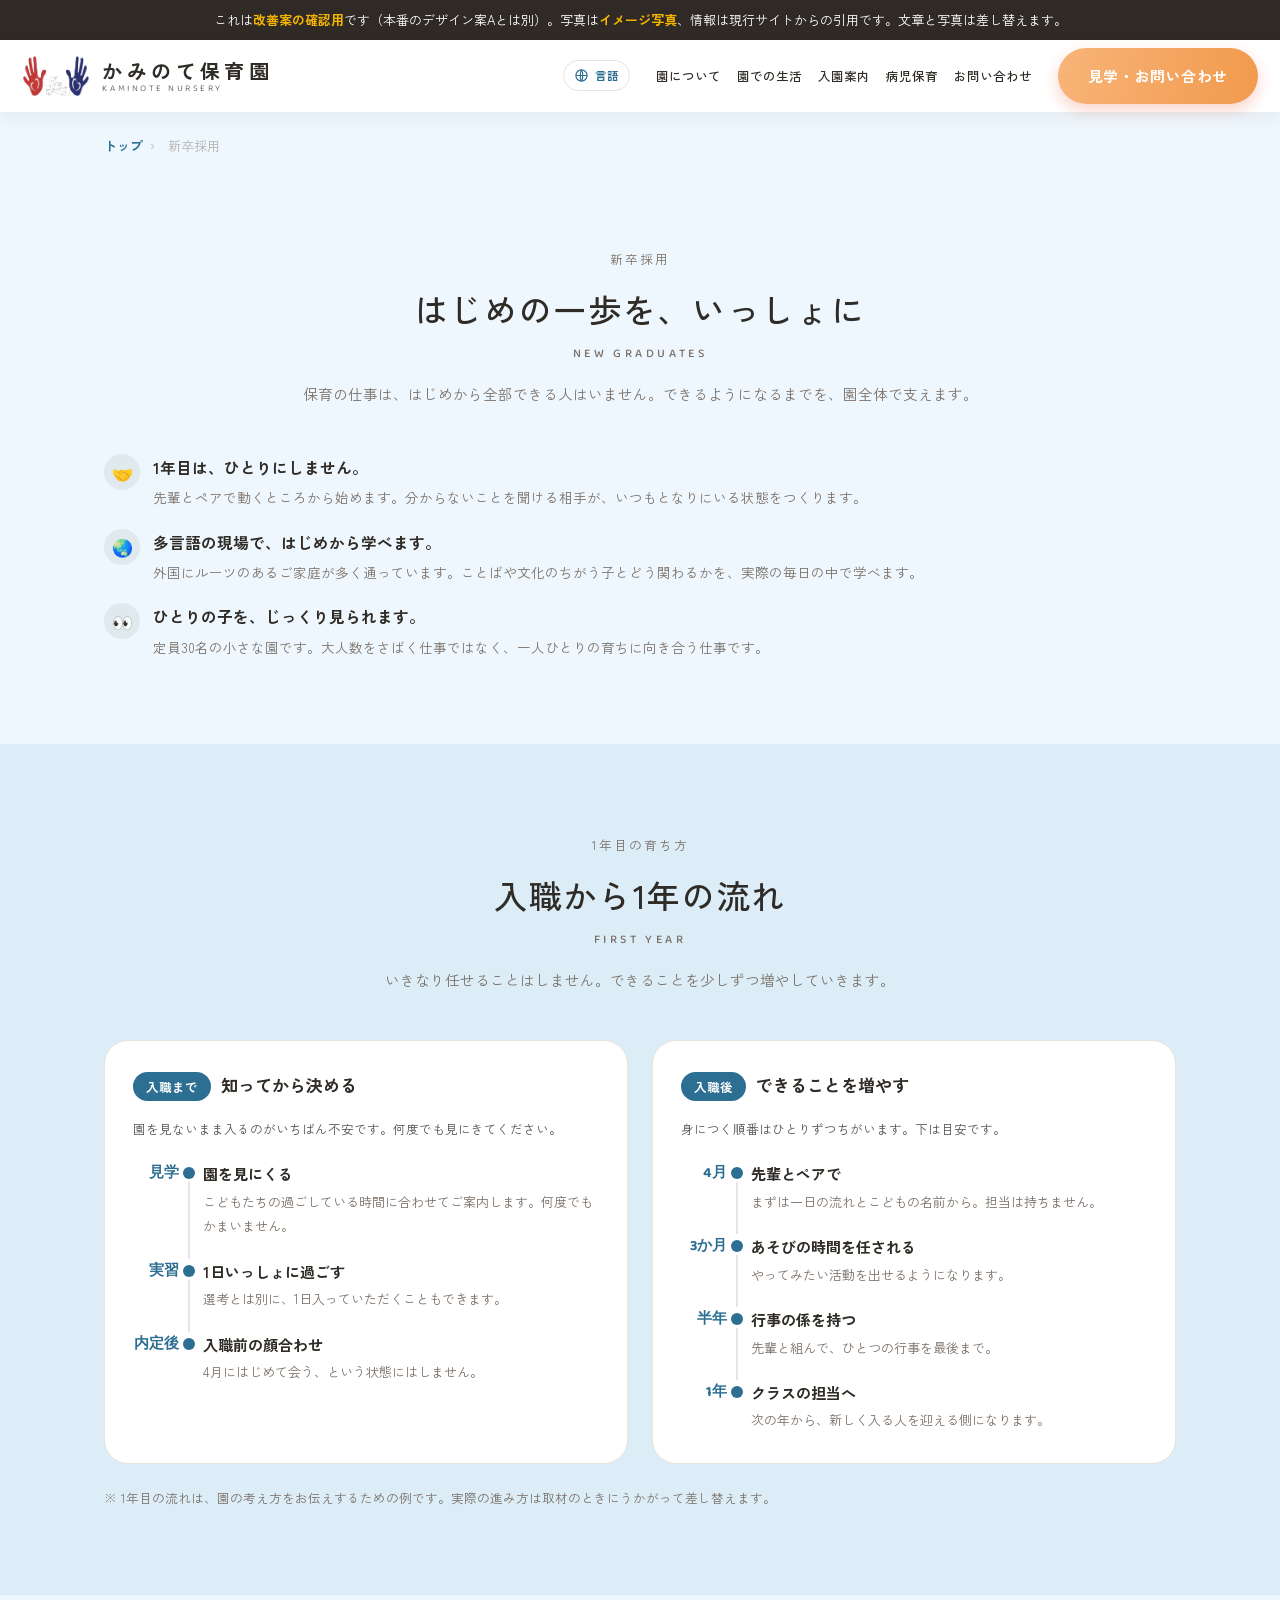
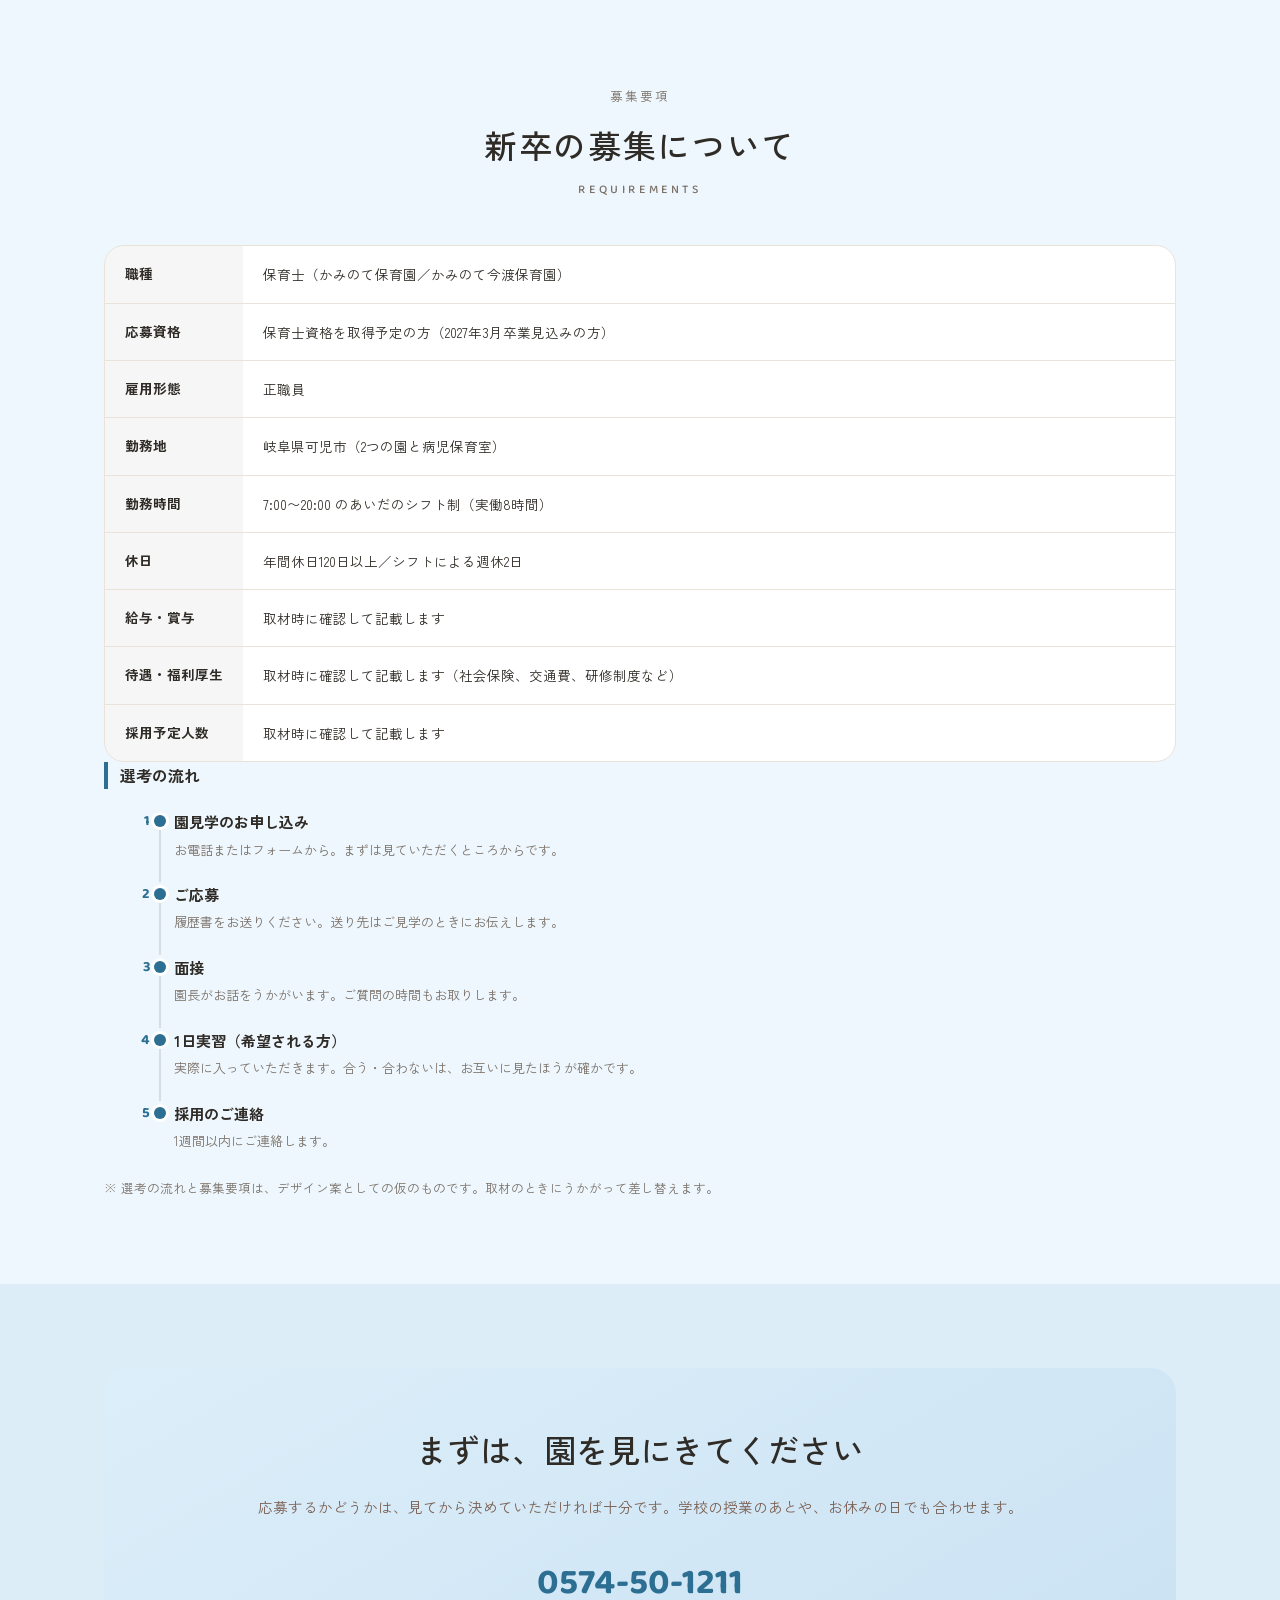
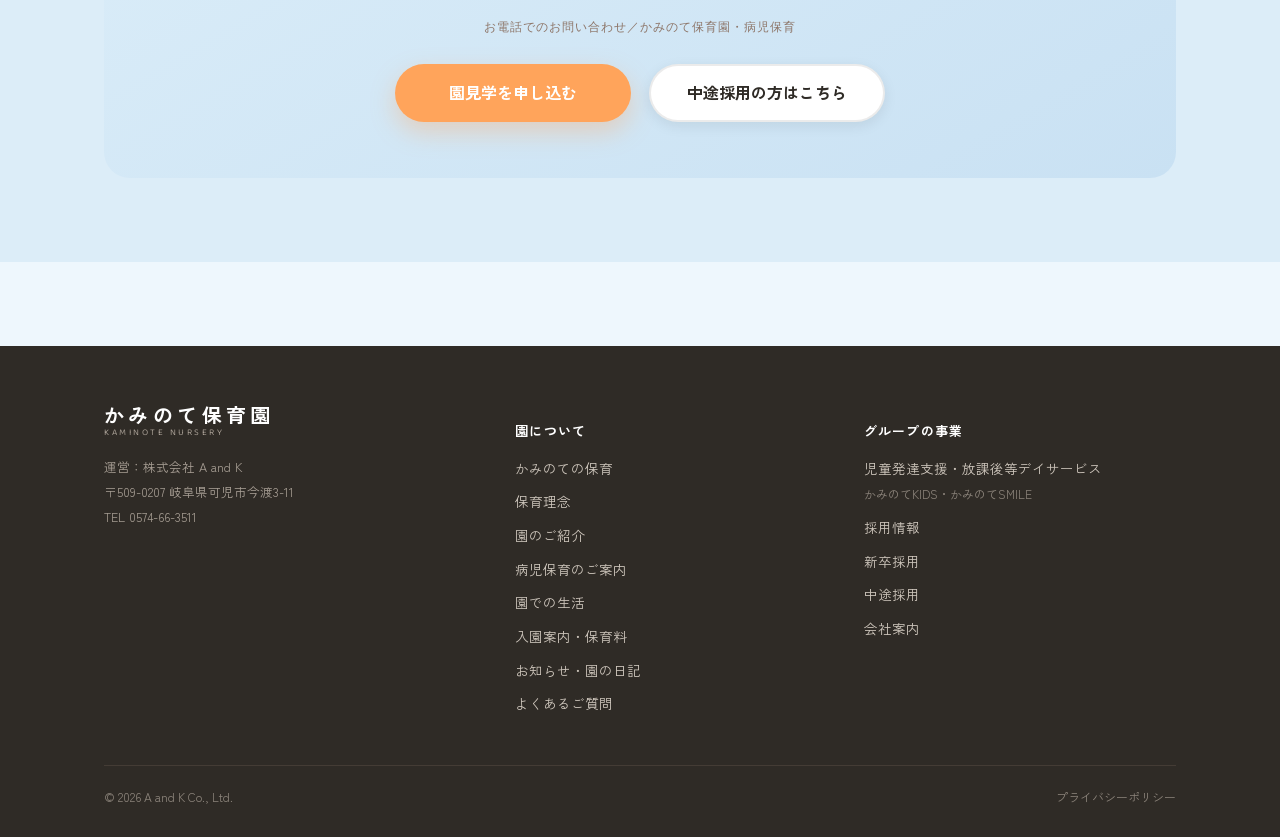
<file: recruit-new.html>
<!doctype html>
<html lang="ja">
<head>
<meta charset="utf-8">
<meta name="viewport" content="width=device-width, initial-scale=1">
<meta name="robots" content="noindex,nofollow">
<title>新卒採用｜かみのて保育園</title>
<link rel="icon" href="data:image/svg+xml,<svg xmlns='http://www.w3.org/2000/svg' viewBox='0 0 100 100'><rect width='100' height='100' rx='24' fill='%232c6f92'/><text x='50' y='71' font-size='58' font-weight='bold' text-anchor='middle' font-family='sans-serif' fill='%23fff'>か</text></svg>">
<link rel="preconnect" href="https://fonts.googleapis.com">
<link rel="preconnect" href="https://fonts.gstatic.com" crossorigin>
<link href="https://fonts.googleapis.com/css2?family=Zen+Old+Mincho:wght@400;500;700&family=Zen+Kaku+Gothic+New:wght@400;500;700&family=Baloo+2:wght@500;600;700&display=swap" rel="stylesheet">
<link rel="stylesheet" href="style.css">
<script>
  // 最初の描画より前に付ける（あとから付けると、見えていたものが消えてから動く）。
  // ★a/ をルートへ昇格したときに落ちていて、スクロールの動きが効いていなかった（2026-09-19 復旧）
  document.documentElement.classList.add('anim');
  // 保険: 下のJSが動かなかったときは、隠したままにしない
  setTimeout(function () {
    if (!window.__animReady) { document.documentElement.classList.remove('anim'); }
  }, 4000);
</script>
</head>
<body class="v2">

<div class="note" data-i18n="k114">これは<b>改善案の確認用</b>です（本番のデザイン案Aとは別）。写真は<b>イメージ写真</b>、情報は現行サイトからの引用です。文章と写真は差し替えます。</div>

<!-- ============ ヘッダー ============ -->


<header class="head">
  <div class="head-in">
    <a class="brand" href="index.html">
      <img class="mark" src="img/logo-mark.png" alt="" width="313" height="192" decoding="async">
      <span class="tx">
        <span class="corp" data-i18n="k001">株式会社 A and K　企業主導型・認可保育園</span>
        <span class="name" data-i18n="k002">かみのて保育園</span>
        <span class="en">KAMINOTE NURSERY</span>
      </span>
    </a>
    <div class="lang">
    <button class="lang-btn" type="button" aria-expanded="false" aria-haspopup="true">
      <svg viewBox="0 0 24 24" aria-hidden="true"><circle cx="12" cy="12" r="9" fill="none" stroke="currentColor" stroke-width="1.8"/><path d="M3 12h18M12 3c2.5 2.6 2.5 15.4 0 18M12 3c-2.5 2.6-2.5 15.4 0 18" fill="none" stroke="currentColor" stroke-width="1.8"/></svg>
      <span data-i18n="k115">言語</span>
    </button>
    <div class="lang-menu" hidden>
      <button type="button" data-lang="ja">日本語</button>
      <button type="button" data-lang="en">English</button>
      <button type="button" data-lang="pt">Português</button>
    </div>
  </div>
    <nav class="gnav"><a href="parks.html" data-i18n="k005">園について</a><a href="life.html" data-i18n="k100">園での生活</a><a href="admission.html" data-i18n="k007">入園案内</a><a href="byoji.html" data-i18n="k006">病児保育</a><a href="contact.html" data-i18n="k111">お問い合わせ</a></nav>
    <a class="cta-pill" href="contact.html">見学・お問い合わせ</a>
    <button class="burger" type="button" aria-label="メニュー">☰</button>
  </div>
</header>

<!-- 右端に貼りつく縦のボタン（参考イメージの「園見学予約」「病児・病後児保育」）
     ★文言は既にある鍵を使い回している（k019 / k006）。新しい鍵を足すと
       i18n_mark.py を掛け直したときに番号がずれるため。 -->


<div class="side-cta">
  <a class="s1" href="contact.html">
    <svg viewBox="0 0 24 24" aria-hidden="true"><path d="M5 5h14v15H5z" fill="none" stroke="#fff" stroke-width="2" stroke-linejoin="round"/><path d="M9 3v4M15 3v4M5 10h14" stroke="#fff" stroke-width="2" stroke-linecap="round"/></svg>
    <span data-i18n="k011">見学のお申し込み</span>
  </a>
  <a class="s2" href="byoji.html">
    <svg viewBox="0 0 24 24" aria-hidden="true"><path d="M12 20s-7-4.6-7-9.4A4 4 0 0 1 12 8a4 4 0 0 1 7 2.6c0 4.8-7 9.4-7 9.4Z" fill="none" stroke="#fff" stroke-width="2" stroke-linejoin="round"/></svg>
    <span data-i18n="k006">病児保育</span>
  </a>
</div>

<!-- ============ 左の縦レール ============ -->


<nav class="crumb"><a href="index.html" data-i18n="k118">トップ</a><span aria-hidden="true">›</span><span data-i18n="k119">新卒採用</span></nav>
<!-- ============================================================
     新卒採用（かみのて保育園）
     ★採用は recruit.html（窓口）→ 新卒／中途 の2ページに分ける。
       新卒と中途で訴求が変わるため（ユーザー指示・2026-08-24）。
     ★写真は入れない。使えるストック写真が見つかっておらず、
       「保育士とこども」の借り物写真を採用ページに置くと嘘っぽくなる（README参照）。
     ★給与・待遇の数字は書かない。分からないものを書くと嘘になるので「取材時に確認」と置く。
     ============================================================ -->

<section class="sec" id="recruit-new">
  <div class="wrap">
    <div class="sec-head">
      <span class="eyebrow" data-i18n="k119">新卒採用</span>
      <h2><span data-i18n="k391">はじめの一歩を、</span><br class="x-br"><span data-i18n="k392">いっしょに</span><span class="en">NEW GRADUATES</span></h2>
      <p data-i18n="k393">保育の仕事は、はじめから全部できる人はいません。<br class="x-br">できるようになるまでを、園全体で支えます。</p>
    </div>
    <ul class="x-points">
      <li>
        <span class="ic" aria-hidden="true">🤝</span>
        <div>
          <b data-i18n="k394">1年目は、ひとりにしません。</b>
          <span class="d" data-i18n="k395">先輩とペアで動くところから始めます。分からないことを聞ける相手が、いつもとなりにいる状態をつくります。</span>
        </div>
      </li>
      <li>
        <span class="ic" aria-hidden="true">🌏</span>
        <div>
          <b data-i18n="k396">多言語の現場で、はじめから学べます。</b>
          <span class="d" data-i18n="k397">外国にルーツのあるご家庭が多く通っています。ことばや文化のちがう子とどう関わるかを、実際の毎日の中で学べます。</span>
        </div>
      </li>
      <li>
        <span class="ic" aria-hidden="true">👀</span>
        <div>
          <b data-i18n="k398">ひとりの子を、じっくり見られます。</b>
          <span class="d" data-i18n="k399">定員30名の小さな園です。大人数をさばく仕事ではなく、一人ひとりの育ちに向き合う仕事です。</span>
        </div>
      </li>
    </ul>
  </div>
</section>

<section class="sec tint" id="first-year">
  <div class="wrap">
    <div class="sec-head">
      <span class="eyebrow" data-i18n="k400">1年目の育ち方</span>
      <h2><span data-i18n="k401">入職から1年の流れ</span><span class="en">FIRST YEAR</span></h2>
      <p data-i18n="k402">いきなり任せることはしません。<br class="x-br">できることを少しずつ増やしていきます。</p>
    </div>
    <div class="day-cols">
      <div class="day-col">
        <h3 class="day-h"><span class="age" data-i18n="k403">入職まで</span><span data-i18n="k404">知ってから決める</span></h3>
        <p class="day-note" data-i18n="k405">園を見ないまま入るのがいちばん不安です。何度でも見にきてください。</p>
        <ol class="tl">
          <li><span class="t" data-i18n="k406">見学</span><div><b data-i18n="k407">園を見にくる</b><span class="d" data-i18n="k408">こどもたちの過ごしている時間に合わせてご案内します。何度でもかまいません。</span></div></li>
          <li><span class="t" data-i18n="k409">実習</span><div><b data-i18n="k410">1日いっしょに過ごす</b><span class="d" data-i18n="k411">選考とは別に、1日入っていただくこともできます。</span></div></li>
          <li><span class="t" data-i18n="k412">内定後</span><div><b data-i18n="k413">入職前の顔合わせ</b><span class="d" data-i18n="k414">4月にはじめて会う、という状態にはしません。</span></div></li>
        </ol>
      </div>
      <div class="day-col">
        <h3 class="day-h"><span class="age" data-i18n="k415">入職後</span><span data-i18n="k416">できることを増やす</span></h3>
        <p class="day-note" data-i18n="k417">身につく順番はひとりずつちがいます。下は目安です。</p>
        <ol class="tl">
          <li><span class="t" data-i18n="k418">4月</span><div><b data-i18n="k419">先輩とペアで</b><span class="d" data-i18n="k420">まずは一日の流れとこどもの名前から。担当は持ちません。</span></div></li>
          <li><span class="t" data-i18n="k421">3か月</span><div><b data-i18n="k422">あそびの時間を任される</b><span class="d" data-i18n="k423">やってみたい活動を出せるようになります。</span></div></li>
          <li><span class="t" data-i18n="k424">半年</span><div><b data-i18n="k425">行事の係を持つ</b><span class="d" data-i18n="k426">先輩と組んで、ひとつの行事を最後まで。</span></div></li>
          <li><span class="t" data-i18n="k427">1年</span><div><b data-i18n="k428">クラスの担当へ</b><span class="d" data-i18n="k429">次の年から、新しく入る人を迎える側になります。</span></div></li>
        </ol>
      </div>
    </div>
    <p class="x-fine" data-i18n="k430">※ 1年目の流れは、園の考え方をお伝えするための例です。実際の進み方は取材のときにうかがって差し替えます。</p>
  </div>
</section>

<section class="sec" id="requirements-new">
  <div class="wrap">
    <div class="sec-head">
      <span class="eyebrow" data-i18n="k357">募集要項</span>
      <h2><span data-i18n="k431">新卒の募集について</span><span class="en">REQUIREMENTS</span></h2>
    </div>
    <dl class="x-dl">
      <dt data-i18n="k360">職種</dt><dd data-i18n="k432">保育士（かみのて保育園／かみのて今渡保育園）</dd>
      <dt data-i18n="k362">応募資格</dt><dd data-i18n="k433">保育士資格を取得予定の方（2027年3月卒業見込みの方）</dd>
      <dt data-i18n="k364">雇用形態</dt><dd data-i18n="k351">正職員</dd>
      <dt data-i18n="k366">勤務地</dt><dd data-i18n="k367">岐阜県可児市（2つの園と病児保育室）</dd>
      <dt data-i18n="k368">勤務時間</dt><dd data-i18n="k434">7:00〜20:00 のあいだのシフト制（実働8時間）</dd>
      <dt data-i18n="k370">休日</dt><dd data-i18n="k435">年間休日120日以上／シフトによる週休2日</dd>
      <dt data-i18n="k436">給与・賞与</dt><dd data-i18n="k437">取材時に確認して記載します</dd>
      <dt data-i18n="k374">待遇・福利厚生</dt><dd data-i18n="k438">取材時に確認して記載します（社会保険、交通費、研修制度など）</dd>
      <dt data-i18n="k439">採用予定人数</dt><dd data-i18n="k437">取材時に確認して記載します</dd>
    </dl>

    <h3 class="faq-h" data-i18n="k440">選考の流れ</h3>
    <ol class="tl">
      <li><span class="t">1</span><div><b data-i18n="k377">園見学のお申し込み</b><span class="d" data-i18n="k441">お電話またはフォームから。まずは見ていただくところからです。</span></div></li>
      <li><span class="t">2</span><div><b data-i18n="k442">ご応募</b><span class="d" data-i18n="k443">履歴書をお送りください。送り先はご見学のときにお伝えします。</span></div></li>
      <li><span class="t">3</span><div><b data-i18n="k444">面接</b><span class="d" data-i18n="k445">園長がお話をうかがいます。ご質問の時間もお取りします。</span></div></li>
      <li><span class="t">4</span><div><b data-i18n="k446">1日実習（希望される方）</b><span class="d" data-i18n="k447">実際に入っていただきます。合う・合わないは、お互いに見たほうが確かです。</span></div></li>
      <li><span class="t">5</span><div><b data-i18n="k448">採用のご連絡</b><span class="d" data-i18n="k449">1週間以内にご連絡します。</span></div></li>
    </ol>
    <p class="x-fine" data-i18n="k450">※ 選考の流れと募集要項は、デザイン案としての仮のものです。取材のときにうかがって差し替えます。</p>
  </div>
</section>

<section class="sec tint">
  <div class="wrap">
    <div class="contact">
      <h2 data-i18n="k092">まずは、園を見にきてください</h2>
      <p data-i18n="k451">応募するかどうかは、見てから決めていただければ十分です。<br class="x-br">学校の授業のあとや、お休みの日でも合わせます。</p>
      <div class="tel" data-i18n="k096">0574-50-1211<small>お電話でのお問い合わせ／かみのて保育園・病児保育</small></div>
      <div class="hero-actions" style="justify-content:center;margin-top:24px">
        <a class="btn btn-main" href="contact.html" data-i18n="k389">園見学を申し込む</a>
        <a class="btn btn-sub" href="recruit-mid.html" data-i18n="k452">中途採用の方はこちら</a>
      </div>
    </div>
  </div>
</section>


<footer class="foot">
  <div class="wrap">
    <div class="foot-grid">
      <div>
        <!-- フッターは地色が濃いので実ロゴを置けない（白抜きのハートと顔に地色が透ける）。
             仮マークだけ残すとヘッダーと食い違うので、マークは置かず名前だけにする。 -->
        <div class="brand">
          <span class="tx"><span class="name" data-i18n="k002">かみのて保育園</span><span class="en">KAMINOTE NURSERY</span></span>
        </div>
        <div class="foot-addr" data-i18n="k097">運営：株式会社 A and K<br>〒509-0207 岐阜県可児市今渡3-11<br>TEL 0574-66-3511</div>
      </div>
      <div>
        <h4 data-i18n="k098">園について</h4>
        <ul>
          <li><a href="policy.html" data-i18n="k004">かみのての保育</a></li>
          <li><a href="philosophy.html" data-i18n="k116">保育理念</a></li>
          <li><a href="parks.html" data-i18n="k005">園のご紹介</a></li>
          <li><a href="byoji.html" data-i18n="k099">病児保育のご案内</a></li>
          <li><a href="life.html" data-i18n="k100">園での生活</a></li>
          <li><a href="admission.html" data-i18n="k061">入園案内・保育料</a></li>
          <li><a href="news.html" data-i18n="k084">お知らせ・園の日記</a></li>
          <li><a href="faq.html" data-i18n="k117">よくあるご質問</a></li>
        </ul>
      </div>
      <div>
        <h4 data-i18n="k101">グループの事業</h4>
        <ul>
          <li><a href="https://easywebcraft.github.io/kaminote-day-design/a/" data-i18n="k102">児童発達支援・放課後等デイサービス</a><br><span style="font-size:12px;color:#8d857c" data-i18n="k103">かみのてKIDS・かみのてSMILE</span></li>
          <li><a href="recruit.html" data-i18n="k008">採用情報</a></li>
          <li><a href="recruit-new.html" data-i18n="k119">新卒採用</a></li>
          <li><a href="recruit-mid.html" data-i18n="k120">中途採用</a></li>
          <li><a href="https://www.aandkcorp.com/" data-i18n="k104">会社案内</a></li>
        </ul>
      </div>
    </div>
    <div class="copy"><span>© 2026 A and K Co., Ltd.</span><a href="#" data-i18n="k105">プライバシーポリシー</a></div>
  </div>
</footer>



<!-- ============ 開いたときの動き（後半：順に出す） ============
     隠す指定と対象の並びは <head> 側にある。ここでは出す順番だけを決める。 -->


<script>
(function () {
  // ★ここの並びは <head> の隠す指定と必ず同じにすること
  var ANIM_SEL = '.stats > .wrap > *,'
               + '.sec > .wrap > *:not(.reasons):not(.parks):not(.adm):not(.news),'
               + '.reasons > *,'
               + '.parks > *,'
               + '.adm > *,'
               + '.news > *';

  var units = [].slice.call(document.querySelectorAll(ANIM_SEL));

  function sweep() {
    var vh = window.innerHeight || document.documentElement.clientHeight;
    var shown = [];
    for (var i = units.length - 1; i >= 0; i--) {
      var r = units[i].getBoundingClientRect();
      if (r.top < vh * 0.92 && r.bottom > 0) {
        shown.push(units[i]);
        units.splice(i, 1);                            // 一度出したら見張らない
      }
    }
    if (!shown.length) { return; }
    shown.sort(function (a, b) {
      return a.getBoundingClientRect().top - b.getBoundingClientRect().top;
    }).forEach(function (el, i) {
      el.style.animationDelay = (i * 0.06) + 's';      // 並んでいるものは少しずつずらす
      el.classList.add('on');
    });
    if (!units.length) {
      window.removeEventListener('scroll', onScroll);
      window.removeEventListener('resize', onScroll);
    }
  }

  var waiting = false;
  function onScroll() {
    if (waiting) { return; }
    waiting = true;
    requestAnimationFrame(function () { waiting = false; sweep(); });
  }
  window.addEventListener('scroll', onScroll, { passive: true });
  window.addEventListener('resize', onScroll);
  sweep();                                             // 最初から見えている分
  window.addEventListener('load', sweep);              // 画像が入って位置が確定したあと

  window.__animReady = true;                           // <head> の保険に「動いた」と伝える

  // 保険: スクロールを拾えない環境でも、文字が消えたままにはしない
  setTimeout(function () {
    units.forEach(function (el) { el.classList.add('on'); });
    units.length = 0;
  }, 5000);
})();
</script>


<script>
// スマホのメニュー開閉。★ボタンは前からあったが処理が無く、押しても反応しなかった。
(function () {
  var head = document.querySelector('.head');
  var btn = head && head.querySelector('.burger');
  var nav = head && head.querySelector('.gnav');
  if (!head || !btn || !nav) { return; }
  btn.setAttribute('aria-expanded', 'false');

  function close() {
    head.classList.remove('open');
    btn.setAttribute('aria-expanded', 'false');
  }
  btn.addEventListener('click', function (e) {
    e.stopPropagation();
    var open = !head.classList.contains('open');
    head.classList.toggle('open', open);
    btn.setAttribute('aria-expanded', open ? 'true' : 'false');
    // 見学のボタンはスマホでは隠れているので、開いたメニューの中に入れておく。
    // 入れないと、メニューからお問い合わせへ行けない。
    if (open && !nav.querySelector('.cta-in-menu')) {
      var cta = head.querySelector('.cta, .cta-pill, .pill-recruit');
      if (cta) {
        var c = cta.cloneNode(true);
        c.className = 'cta-in-menu';
        c.style.cssText = 'font-weight:700';
        nav.appendChild(c);
      }
    }
  });
  // メニューの外を押したら閉じる／項目を押したら閉じる
  document.addEventListener('click', function (e) {
    if (head.classList.contains('open') && !head.contains(e.target)) { close(); }
  });
  nav.addEventListener('click', function (e) { if (e.target.closest('a')) { close(); } });
  document.addEventListener('keydown', function (e) { if (e.key === 'Escape') { close(); } });
  // 幅を広げてボタンが消えたら、開いた状態を持ち越さない
  window.addEventListener('resize', function () {
    if (getComputedStyle(btn).display === 'none') { close(); }
  });
})();
</script>


<script src="i18n.js"></script>
</file>
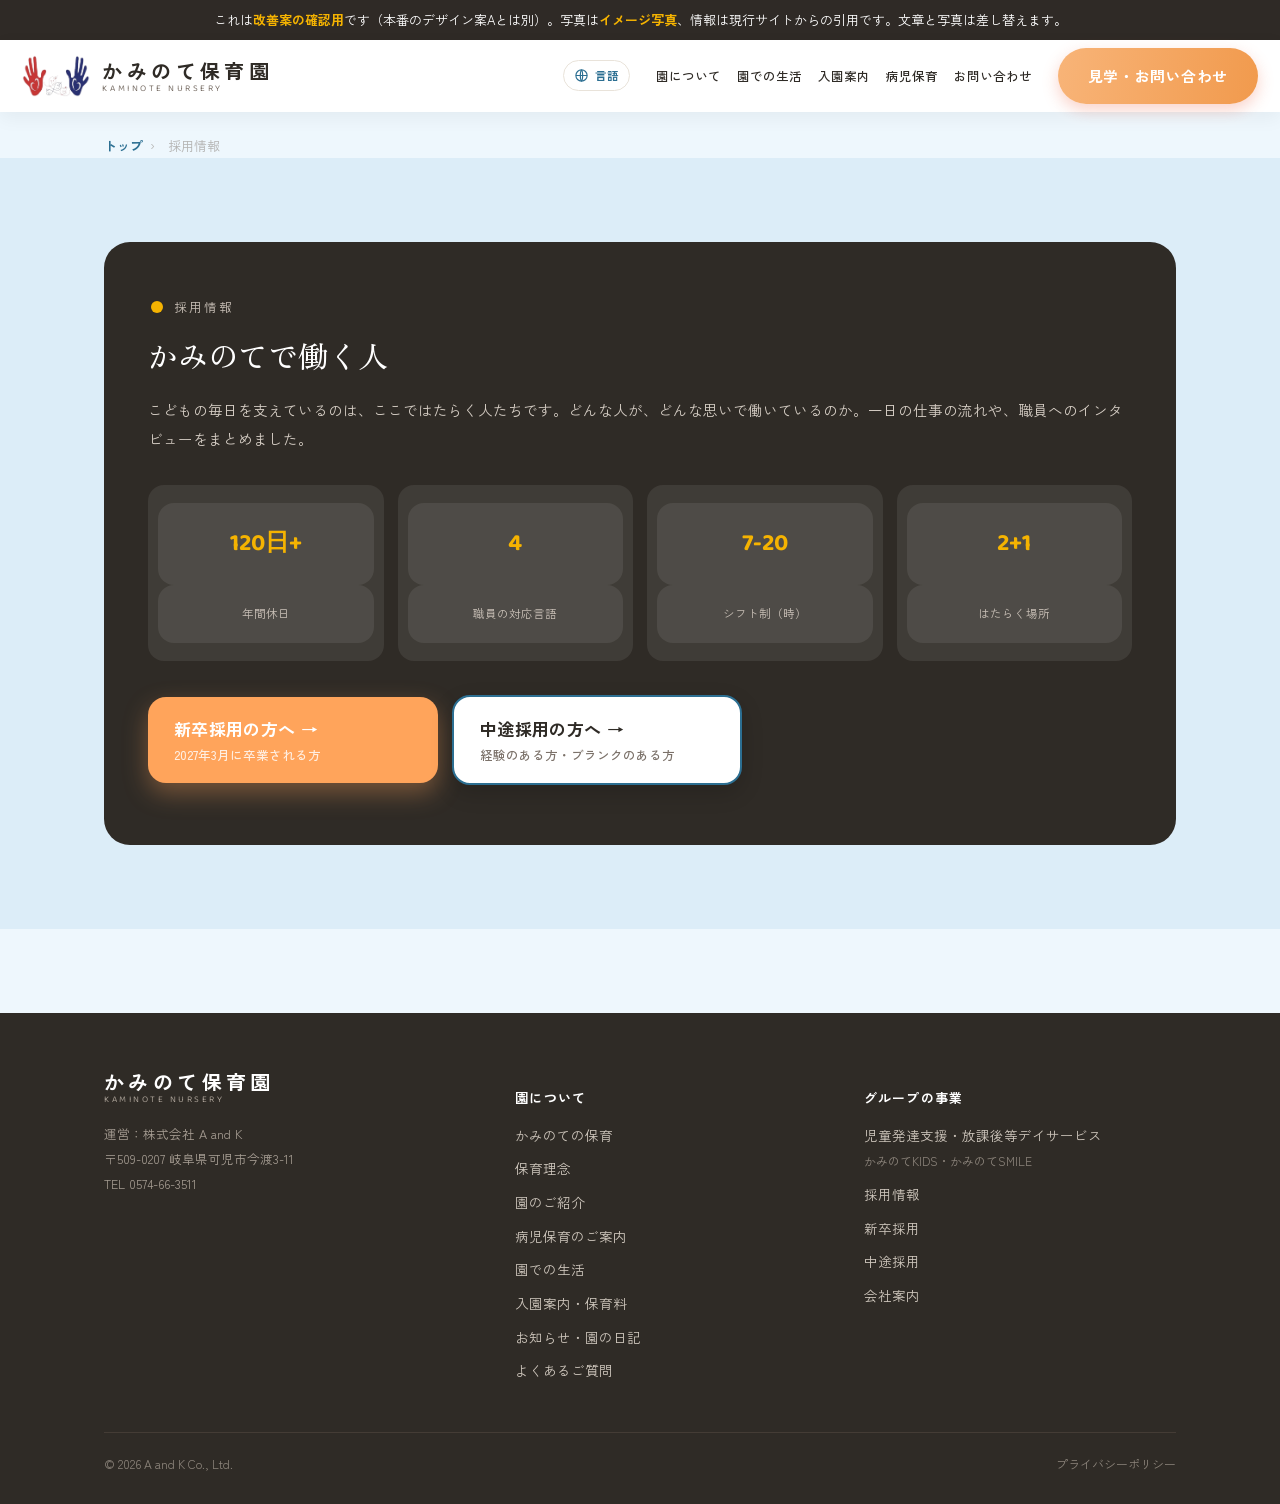
<file: recruit.html>
<!doctype html>
<html lang="ja">
<head>
<meta charset="utf-8">
<meta name="viewport" content="width=device-width, initial-scale=1">
<meta name="robots" content="noindex,nofollow">
<title>採用情報｜かみのて保育園</title>
<link rel="icon" href="data:image/svg+xml,<svg xmlns='http://www.w3.org/2000/svg' viewBox='0 0 100 100'><rect width='100' height='100' rx='24' fill='%232c6f92'/><text x='50' y='71' font-size='58' font-weight='bold' text-anchor='middle' font-family='sans-serif' fill='%23fff'>か</text></svg>">
<link rel="preconnect" href="https://fonts.googleapis.com">
<link rel="preconnect" href="https://fonts.gstatic.com" crossorigin>
<link href="https://fonts.googleapis.com/css2?family=Zen+Old+Mincho:wght@400;500;700&family=Zen+Kaku+Gothic+New:wght@400;500;700&family=Baloo+2:wght@500;600;700&display=swap" rel="stylesheet">
<link rel="stylesheet" href="style.css">
<script>
  // 最初の描画より前に付ける（あとから付けると、見えていたものが消えてから動く）。
  // ★a/ をルートへ昇格したときに落ちていて、スクロールの動きが効いていなかった（2026-09-19 復旧）
  document.documentElement.classList.add('anim');
  // 保険: 下のJSが動かなかったときは、隠したままにしない
  setTimeout(function () {
    if (!window.__animReady) { document.documentElement.classList.remove('anim'); }
  }, 4000);
</script>
</head>
<body class="v2">

<div class="note" data-i18n="k114">これは<b>改善案の確認用</b>です（本番のデザイン案Aとは別）。写真は<b>イメージ写真</b>、情報は現行サイトからの引用です。文章と写真は差し替えます。</div>

<!-- ============ ヘッダー ============ -->


<header class="head">
  <div class="head-in">
    <a class="brand" href="index.html">
      <img class="mark" src="img/logo-mark.png" alt="" width="313" height="192" decoding="async">
      <span class="tx">
        <span class="corp" data-i18n="k001">株式会社 A and K　企業主導型・認可保育園</span>
        <span class="name" data-i18n="k002">かみのて保育園</span>
        <span class="en">KAMINOTE NURSERY</span>
      </span>
    </a>
    <div class="lang">
    <button class="lang-btn" type="button" aria-expanded="false" aria-haspopup="true">
      <svg viewBox="0 0 24 24" aria-hidden="true"><circle cx="12" cy="12" r="9" fill="none" stroke="currentColor" stroke-width="1.8"/><path d="M3 12h18M12 3c2.5 2.6 2.5 15.4 0 18M12 3c-2.5 2.6-2.5 15.4 0 18" fill="none" stroke="currentColor" stroke-width="1.8"/></svg>
      <span data-i18n="k115">言語</span>
    </button>
    <div class="lang-menu" hidden>
      <button type="button" data-lang="ja">日本語</button>
      <button type="button" data-lang="en">English</button>
      <button type="button" data-lang="pt">Português</button>
    </div>
  </div>
    <nav class="gnav"><a href="parks.html" data-i18n="k005">園について</a><a href="life.html" data-i18n="k100">園での生活</a><a href="admission.html" data-i18n="k007">入園案内</a><a href="byoji.html" data-i18n="k006">病児保育</a><a href="contact.html" data-i18n="k111">お問い合わせ</a></nav>
    <a class="cta-pill" href="contact.html">見学・お問い合わせ</a>
    <button class="burger" type="button" aria-label="メニュー">☰</button>
  </div>
</header>

<!-- 右端に貼りつく縦のボタン（参考イメージの「園見学予約」「病児・病後児保育」）
     ★文言は既にある鍵を使い回している（k019 / k006）。新しい鍵を足すと
       i18n_mark.py を掛け直したときに番号がずれるため。 -->


<div class="side-cta">
  <a class="s1" href="contact.html">
    <svg viewBox="0 0 24 24" aria-hidden="true"><path d="M5 5h14v15H5z" fill="none" stroke="#fff" stroke-width="2" stroke-linejoin="round"/><path d="M9 3v4M15 3v4M5 10h14" stroke="#fff" stroke-width="2" stroke-linecap="round"/></svg>
    <span data-i18n="k011">見学のお申し込み</span>
  </a>
  <a class="s2" href="byoji.html">
    <svg viewBox="0 0 24 24" aria-hidden="true"><path d="M12 20s-7-4.6-7-9.4A4 4 0 0 1 12 8a4 4 0 0 1 7 2.6c0 4.8-7 9.4-7 9.4Z" fill="none" stroke="#fff" stroke-width="2" stroke-linejoin="round"/></svg>
    <span data-i18n="k006">病児保育</span>
  </a>
</div>

<!-- ============ 左の縦レール ============ -->


<nav class="crumb"><a href="index.html" data-i18n="k118">トップ</a><span aria-hidden="true">›</span><span data-i18n="k008">採用情報</span></nav>
<section class="sec tint" id="recruit">
  <div class="wrap">
    <div class="recruit">
      <span class="eyebrow" style="color:#c9c0b7"><svg viewBox="0 0 24 24"><circle cx="12" cy="12" r="8" fill="#f5b301"/></svg><span data-i18n="k008">採用情報</span></span>
      <h2 class="mincho" data-i18n="k076">かみのてで働く人</h2>
      <p data-i18n="k077">こどもの毎日を支えているのは、ここではたらく人たちです。どんな人が、どんな思いで働いているのか。一日の仕事の流れや、職員へのインタビューをまとめました。</p>
      <div class="rnums">
        <div><div class="n" data-i18n="k078">120日+</div><div class="l" data-i18n="k079">年間休日</div></div>
        <div><div class="n">4</div><div class="l" data-i18n="k080">職員の対応言語</div></div>
        <div><div class="n">7-20</div><div class="l" data-i18n="k081">シフト制（時）</div></div>
        <div><div class="n">2+1</div><div class="l" data-i18n="k082">はたらく場所</div></div>
      </div>
      <p style="margin-top:26px"><a class="btn btn-main x-door" href="recruit-new.html"><span class="t"><span data-i18n="k453">新卒採用の方へ</span><span aria-hidden="true"> →</span></span><span class="s" data-i18n="k454">2027年3月に卒業される方</span></a><a class="btn btn-sub x-door" href="recruit-mid.html"><span class="t"><span data-i18n="k455">中途採用の方へ</span><span aria-hidden="true"> →</span></span><span class="s" data-i18n="k456">経験のある方・ブランクのある方</span></a></p>
    </div>
  </div>
</section>

<!-- ============ お知らせ ============ -->


<footer class="foot">
  <div class="wrap">
    <div class="foot-grid">
      <div>
        <!-- フッターは地色が濃いので実ロゴを置けない（白抜きのハートと顔に地色が透ける）。
             仮マークだけ残すとヘッダーと食い違うので、マークは置かず名前だけにする。 -->
        <div class="brand">
          <span class="tx"><span class="name" data-i18n="k002">かみのて保育園</span><span class="en">KAMINOTE NURSERY</span></span>
        </div>
        <div class="foot-addr" data-i18n="k097">運営：株式会社 A and K<br>〒509-0207 岐阜県可児市今渡3-11<br>TEL 0574-66-3511</div>
      </div>
      <div>
        <h4 data-i18n="k098">園について</h4>
        <ul>
          <li><a href="policy.html" data-i18n="k004">かみのての保育</a></li>
          <li><a href="philosophy.html" data-i18n="k116">保育理念</a></li>
          <li><a href="parks.html" data-i18n="k005">園のご紹介</a></li>
          <li><a href="byoji.html" data-i18n="k099">病児保育のご案内</a></li>
          <li><a href="life.html" data-i18n="k100">園での生活</a></li>
          <li><a href="admission.html" data-i18n="k061">入園案内・保育料</a></li>
          <li><a href="news.html" data-i18n="k084">お知らせ・園の日記</a></li>
          <li><a href="faq.html" data-i18n="k117">よくあるご質問</a></li>
        </ul>
      </div>
      <div>
        <h4 data-i18n="k101">グループの事業</h4>
        <ul>
          <li><a href="https://easywebcraft.github.io/kaminote-day-design/a/" data-i18n="k102">児童発達支援・放課後等デイサービス</a><br><span style="font-size:12px;color:#8d857c" data-i18n="k103">かみのてKIDS・かみのてSMILE</span></li>
          <li><a href="recruit.html" data-i18n="k008">採用情報</a></li>
          <li><a href="recruit-new.html" data-i18n="k119">新卒採用</a></li>
          <li><a href="recruit-mid.html" data-i18n="k120">中途採用</a></li>
          <li><a href="https://www.aandkcorp.com/" data-i18n="k104">会社案内</a></li>
        </ul>
      </div>
    </div>
    <div class="copy"><span>© 2026 A and K Co., Ltd.</span><a href="#" data-i18n="k105">プライバシーポリシー</a></div>
  </div>
</footer>



<!-- ============ 開いたときの動き（後半：順に出す） ============
     隠す指定と対象の並びは <head> 側にある。ここでは出す順番だけを決める。 -->


<script>
(function () {
  // ★ここの並びは <head> の隠す指定と必ず同じにすること
  var ANIM_SEL = '.stats > .wrap > *,'
               + '.sec > .wrap > *:not(.reasons):not(.parks):not(.adm):not(.news),'
               + '.reasons > *,'
               + '.parks > *,'
               + '.adm > *,'
               + '.news > *';

  var units = [].slice.call(document.querySelectorAll(ANIM_SEL));

  function sweep() {
    var vh = window.innerHeight || document.documentElement.clientHeight;
    var shown = [];
    for (var i = units.length - 1; i >= 0; i--) {
      var r = units[i].getBoundingClientRect();
      if (r.top < vh * 0.92 && r.bottom > 0) {
        shown.push(units[i]);
        units.splice(i, 1);                            // 一度出したら見張らない
      }
    }
    if (!shown.length) { return; }
    shown.sort(function (a, b) {
      return a.getBoundingClientRect().top - b.getBoundingClientRect().top;
    }).forEach(function (el, i) {
      el.style.animationDelay = (i * 0.06) + 's';      // 並んでいるものは少しずつずらす
      el.classList.add('on');
    });
    if (!units.length) {
      window.removeEventListener('scroll', onScroll);
      window.removeEventListener('resize', onScroll);
    }
  }

  var waiting = false;
  function onScroll() {
    if (waiting) { return; }
    waiting = true;
    requestAnimationFrame(function () { waiting = false; sweep(); });
  }
  window.addEventListener('scroll', onScroll, { passive: true });
  window.addEventListener('resize', onScroll);
  sweep();                                             // 最初から見えている分
  window.addEventListener('load', sweep);              // 画像が入って位置が確定したあと

  window.__animReady = true;                           // <head> の保険に「動いた」と伝える

  // 保険: スクロールを拾えない環境でも、文字が消えたままにはしない
  setTimeout(function () {
    units.forEach(function (el) { el.classList.add('on'); });
    units.length = 0;
  }, 5000);
})();
</script>


<script>
// スマホのメニュー開閉。★ボタンは前からあったが処理が無く、押しても反応しなかった。
(function () {
  var head = document.querySelector('.head');
  var btn = head && head.querySelector('.burger');
  var nav = head && head.querySelector('.gnav');
  if (!head || !btn || !nav) { return; }
  btn.setAttribute('aria-expanded', 'false');

  function close() {
    head.classList.remove('open');
    btn.setAttribute('aria-expanded', 'false');
  }
  btn.addEventListener('click', function (e) {
    e.stopPropagation();
    var open = !head.classList.contains('open');
    head.classList.toggle('open', open);
    btn.setAttribute('aria-expanded', open ? 'true' : 'false');
    // 見学のボタンはスマホでは隠れているので、開いたメニューの中に入れておく。
    // 入れないと、メニューからお問い合わせへ行けない。
    if (open && !nav.querySelector('.cta-in-menu')) {
      var cta = head.querySelector('.cta, .cta-pill, .pill-recruit');
      if (cta) {
        var c = cta.cloneNode(true);
        c.className = 'cta-in-menu';
        c.style.cssText = 'font-weight:700';
        nav.appendChild(c);
      }
    }
  });
  // メニューの外を押したら閉じる／項目を押したら閉じる
  document.addEventListener('click', function (e) {
    if (head.classList.contains('open') && !head.contains(e.target)) { close(); }
  });
  nav.addEventListener('click', function (e) { if (e.target.closest('a')) { close(); } });
  document.addEventListener('keydown', function (e) { if (e.key === 'Escape') { close(); } });
  // 幅を広げてボタンが消えたら、開いた状態を持ち越さない
  window.addEventListener('resize', function () {
    if (getComputedStyle(btn).display === 'none') { close(); }
  });
})();
</script>


<script src="i18n.js"></script>
</file>
<file: style.css>
/* ===========================================================
   デザイン案A「写真を主役に、彩りを添える」
   参考イメージ（愛宕幼稚園）の骨格をかみのて用に翻案:
   ・白い横長ヘッダー＋メニューの上に小さな色アイコン
   ・写真いっぱいのヒーローに、明朝の大きな見出しを重ねる
   ・見出しの文字の間に、色のついた小さな飾りを散らす
   ・左端に縦書きの細いレール（お知らせ / Instagram）
   多色（黄・珊瑚・青緑・紫）を少量ずつ使い、白地で軽く見せる。
   =========================================================== */
*{box-sizing:border-box}
:root{
  --sun:#f5b301;      /* 黄：いちばん明るいアクセント */
  /* 主色はパステルブルー。いただいた見本 #dcedf8 をいちばん薄い面に使い、
     文字と線に使える濃い段を足して階調にしている。 */
  --blue:#5fa8cc;     /* 主色：ロゴと面 */
  --blue-d:#2c6f92;   /* 文字に使える濃さ（リンク・電話番号） */
  --blue-soft:#dcedf8;/* 薄い面：いただいた見本の色 */
  --coral:#f2856a;    /* 珊瑚：飾りの粒に使う暖色 */
  --coral-d:#d9603f;
  --teal:#3fa39a;     /* 青緑：落ち着き */
  --violet:#8b7bc8;   /* 紫：さし色 */
  --ink:#2f2a26;
  --ink-soft:#7b7169;
  --line:#e9e3da;
  --ground:#eef7fd;   /* 地色：薄い青 */
  --cream:#dcedf8;    /* 帯のセクション＝いただいた見本そのまま（名前は履歴のまま） */
  --blue-panel:#cbe2f3; /* 帯の上に置く面・ピル。帯と同色だと消えるので一段濃く */
  --white:#fff;
  --wrap:1120px;
  --rail:56px;        /* 左レールの幅（PCのみ） */
}
html,body{margin:0;padding:0}
body{
  font-family:'Zen Kaku Gothic New',"Hiragino Sans","Yu Gothic UI",sans-serif;
  color:var(--ink);background:var(--ground);line-height:1.9;font-size:16px;
  -webkit-text-size-adjust:100%;
}
img{max-width:100%;height:auto;display:block}
a{color:inherit;text-decoration:none}
ul{margin:0;padding:0;list-style:none}
h1,h2,h3,p{margin:0}
.wrap{max-width:var(--wrap);margin:0 auto;padding:0 24px}
.mincho{font-family:'Zen Old Mincho',"Hiragino Mincho ProN","Yu Mincho",serif}

/* ---- 見本であることの注記（納品時は消す） ---- */
.note{background:#2f2a26;color:#fff;font-size:13px;padding:9px 24px;text-align:center;line-height:1.7}
.note b{color:var(--sun)}

/* ---- ヘッダー ---- */
/* ★参考イメージ（Green House 新大阪園）に寄せた:
   ヘッダーの下に線を引かず、ヒーローの上端に白い雲形をつなげて一続きに見せる。
   スクロールで content の上に来たときだけ影で分ける。 */
.head{position:sticky;top:0;z-index:50;background:#fff;box-shadow:0 6px 18px rgba(0,0,0,.05)}
.head-in{max-width:1280px;margin:0 auto;padding:12px 22px;display:flex;align-items:center;gap:26px}
/* 園名は letter-spacing が広いので、狭い画面では縮められるようにしておく
   （flex:none のままだと押し広げて横スクロールが出る） */
.brand{display:flex;align-items:center;gap:12px;min-width:0}
.brand .tx{min-width:0}
.brand .corp,.brand .name,.brand .en{display:block;overflow:hidden;text-overflow:ellipsis;white-space:nowrap}
/* 実ロゴは横長（313×192）なので height で指定する。width を決め打ちすると潰れる */
.brand .mark{width:auto;height:52px;flex:none}
.brand .tx{line-height:1.25}
.brand .corp{font-size:10px;letter-spacing:.16em;color:var(--ink-soft)}
.brand .name{font-size:20px;font-weight:700;letter-spacing:.22em}
.brand .en{font-size:9px;letter-spacing:.28em;color:var(--ink-soft);font-family:'Baloo 2',sans-serif}
.gnav{display:flex;gap:26px;margin-left:auto}
.gnav a{display:flex;flex-direction:column;align-items:center;gap:5px;font-size:13.5px;font-weight:500;white-space:nowrap}
.gnav a:hover{color:var(--blue-d)}
.gnav svg{width:22px;height:22px}
.cta-pill{flex:none;display:inline-flex;align-items:center;justify-content:center;padding:14px 30px;border-radius:999px;
  background:linear-gradient(100deg,#f8b478,#f19a4d);color:#fff;font-weight:700;font-size:14.5px;letter-spacing:.04em;
  box-shadow:0 6px 16px rgba(239,114,86,.32)}
.cta-pill:hover{filter:brightness(1.05)}
.burger{display:none;margin-left:auto;background:none;border:1px solid var(--line);border-radius:10px;padding:8px 12px;font-size:14px;cursor:pointer;font-family:inherit}

/* ---- 左の縦レール ---- */
.rail{position:fixed;left:18px;top:52%;transform:translateY(-50%);z-index:40;display:flex;flex-direction:column;align-items:center;gap:18px}
.rail::before,.rail::after{content:"";width:1px;height:54px;background:var(--ink);opacity:.35}
.rail a{writing-mode:vertical-rl;font-size:12px;letter-spacing:.22em;display:flex;align-items:center;gap:8px}
.rail a:hover{color:var(--blue-d)}
.rail svg{width:15px;height:15px}

/* ---- ヒーロー ---- */
.hero{position:relative;min-height:min(86vh,760px);display:flex;align-items:center;justify-content:center;overflow:hidden;background:var(--ground)}
.hero-bg{position:absolute;inset:0}
/* ---- 写真の上下を雲形で切る（参考イメージのブロブ） ----
   ★border-radius で「切り抜く」のではなく、同じ形の面を上にかぶせて切れて見せる。
     大きな写真を四角でない形で切り抜くと、画面を通過するあいだ合成し直しになって
     スクロールが重くなる（案Cで実際に踏んだ）。塗るだけなら安い。 */
.hero-edge{position:absolute;left:0;width:100%;z-index:3;pointer-events:none;display:block}
.hero-edge.t{top:-1px;height:clamp(52px,7.5vw,104px)}
.hero-edge.b{bottom:-1px;height:clamp(52px,8vw,110px)}
.hero-edge.t path{fill:#fff}
.hero-edge.b path{fill:var(--ground)}
/* ---- 左下のイラスト（木） ---- */
.hero-trees{position:absolute;left:2.5%;bottom:13%;width:min(250px,25vw);z-index:3;pointer-events:none}
/* ---- 右端の縦に並ぶボタン（参考イメージの「園見学予約」「病児保育」） ---- */
.side-cta{position:fixed;right:0;top:50%;transform:translateY(-50%);z-index:45;
  display:flex;flex-direction:column;gap:8px}
.side-cta a{display:flex;flex-direction:column;align-items:center;justify-content:center;gap:4px;
  width:74px;padding:16px 8px;border-radius:16px 0 0 16px;color:#fff;font-size:12.5px;font-weight:700;
  line-height:1.5;text-align:center;box-shadow:0 6px 18px rgba(0,0,0,.16)}
.side-cta a:hover{filter:brightness(1.06)}
.side-cta .s1{background:linear-gradient(160deg,#f8b478,#ef8b4c)}
.side-cta .s2{background:linear-gradient(160deg,#5fbdb2,#3fa39a)}
.side-cta svg{width:18px;height:18px}
/* ★1300px を切ると本文（最大1120px＋余白）に重なるので出さない。
   900px で消すと 901〜1200px で文字の上に乗る。 */
@media (max-width:1300px){.side-cta{display:none}}
.hero-bg img{width:100%;height:100%;object-fit:cover}
/* 全面の白かぶせ。中央（42%）を薄くして写真を主役に見せる案なので、ここは控えめに。
   そのぶん、文字が乗るところだけ .hero-copy 側でもう一段白を足す。
   ★測って決めた値：中央が .18 のままだと見出しの最悪コントラストが 2.03 しか出ず、
   おおよそ半分の面積で文字が背景に沈んでいた（白文字はさらに悪く、この写真では不可）。 */
.hero-bg::after{content:"";position:absolute;inset:0;background:linear-gradient(180deg,rgba(255,255,255,.58) 0%,rgba(255,255,255,.34) 42%,rgba(255,255,255,.5) 100%)}
/* 文字のまわりだけ白を足す。写真の四隅は明るくしないので、
   「写真を主役に」の見え方を保ったまま、読みやすさだけ上げられる。 */
.hero-copy{position:relative;z-index:2;text-align:center;padding:96px 24px;
  background:radial-gradient(ellipse 62% 58% at 50% 48%,rgba(255,255,255,.5) 0%,rgba(255,255,255,.34) 52%,rgba(255,255,255,0) 76%)}
.hero-eyebrow{display:inline-block;font-size:12px;letter-spacing:.2em;color:var(--ink);background:rgba(255,255,255,.82);
  border-radius:999px;padding:7px 18px;margin-bottom:26px}
.hero-copy h1{font-size:clamp(30px,5.2vw,62px);line-height:1.5;letter-spacing:.05em;font-weight:500;
  color:#2b2721;text-shadow:0 1px 4px rgba(255,255,255,.95),0 2px 20px rgba(255,255,255,.8)}
/* 見出しの飾りは行から食み出す位置に置くので、行側で切って横スクロールを防ぐ */
.hero-copy h1 .ln{display:block;position:relative}
.hero-copy{overflow:hidden}
/* 文字にかかる小さな飾り。参考イメージの「文字の中に色が入る」感じを少量で再現 */
.deco{position:absolute;pointer-events:none}
.br-sp{display:none}
/* 白のかぶせを濃くすると写真が飛ぶので、文字まわりの光だけ2枚重ねで稼ぐ（近い距離の濃いもの＋広く薄いもの） */
.hero-lead{margin-top:26px;font-size:clamp(13px,1.6vw,16px);line-height:2.1;color:#2b2721;
  text-shadow:0 1px 3px rgba(255,255,255,.98),0 1px 14px rgba(255,255,255,.9)}
.hero-tags{display:flex;gap:10px;justify-content:center;flex-wrap:wrap;margin-top:24px}
.hero-tags span{background:rgba(255,255,255,.9);border-radius:999px;padding:6px 15px;font-size:12.5px;font-weight:500}
.hero-actions{display:flex;gap:12px;justify-content:center;flex-wrap:wrap;margin-top:30px}
.btn{display:inline-flex;align-items:center;gap:8px;padding:15px 30px;border-radius:999px;font-weight:700;font-size:15px}
.btn-main{background:linear-gradient(100deg,#f8b478,#f19a4d);color:#fff;box-shadow:0 8px 20px rgba(241,154,77,.3)}
.btn-sub{background:rgba(255,255,255,.94);color:var(--ink);box-shadow:0 4px 14px rgba(0,0,0,.08)}
.btn:hover{transform:translateY(-1px)}
/* 右上の飾り群 */
.hero-cluster{position:absolute;right:4%;top:12%;width:min(190px,22vw);opacity:.95;z-index:2}

/* ---- 数字の帯 ---- */
.stats{background:var(--cream);border-top:1px solid var(--line);border-bottom:1px solid var(--line)}
.stats .wrap{display:grid;grid-template-columns:repeat(3,minmax(0,1fr));gap:8px;padding-top:26px;padding-bottom:26px;text-align:center}
.stats .n{font-family:'Baloo 2',sans-serif;font-size:clamp(24px,3.4vw,34px);font-weight:700;line-height:1.2}
.stats .n.c1{color:var(--sun)}.stats .n.c2{color:var(--teal)}.stats .n.c3{color:var(--violet)}
.stats .l{font-size:12px;color:var(--ink-soft);line-height:1.7}

/* ---- セクション共通 ---- */
.sec{padding:84px 0}
.sec.tint{background:var(--cream)}
.sec-head{text-align:center;margin-bottom:46px}
.eyebrow{display:inline-flex;align-items:center;gap:8px;font-size:12.5px;letter-spacing:.16em;color:var(--ink-soft);margin-bottom:12px}
.eyebrow svg{width:18px;height:18px}
.sec-head h2{font-size:clamp(23px,3.5vw,33px);line-height:1.6;letter-spacing:.05em;font-weight:500}
.sec-head .en{display:block;font-family:'Baloo 2',sans-serif;font-size:12px;letter-spacing:.3em;color:var(--ink-soft);margin-top:8px}
.sec-head p{margin-top:16px;color:var(--ink-soft);font-size:14.5px;line-height:2}

/* ---- 3つの理由 ---- */
.reasons{display:grid;grid-template-columns:repeat(3,minmax(0,1fr));gap:22px}
.reason{background:var(--white);border:1px solid var(--line);border-radius:20px;padding:32px 26px;text-align:center}
.reason .ic{width:56px;height:56px;margin:0 auto 16px}
.reason h3{font-size:17px;font-weight:700;margin-bottom:10px;line-height:1.6}
.reason p{font-size:14px;color:var(--ink-soft);line-height:1.95}

/* ---- 保育（写真＋テキスト） ---- */
.split{display:grid;grid-template-columns:minmax(0,1.05fr) minmax(0,1fr);gap:52px;align-items:center}
.ph{border-radius:22px;overflow:hidden;aspect-ratio:4/3;background:#eee}
.ph img{width:100%;height:100%;object-fit:cover}
.marks{display:grid;gap:18px;margin-top:26px}
.marks li{display:flex;gap:14px;align-items:flex-start}
.marks .dot{width:34px;height:34px;flex:none}
.marks b{display:block;font-size:15.5px;margin-bottom:3px}
.marks span{font-size:13.5px;color:var(--ink-soft);line-height:1.9}

/* ---- 2つの園 ---- */
.parks{display:grid;grid-template-columns:repeat(2,minmax(0,1fr));gap:26px}
.park{background:var(--white);border:1px solid var(--line);border-radius:22px;overflow:hidden;display:flex;flex-direction:column}
.park .ph{border-radius:0;aspect-ratio:16/10}
.park-body{padding:26px 24px 24px;flex:1;display:flex;flex-direction:column}
.park h3{font-size:19px;font-weight:700}
.park .kind{font-size:12.5px;color:var(--ink-soft);margin:6px 0 16px;line-height:1.8}
.park dl{display:grid;grid-template-columns:auto 1fr;gap:8px 16px;font-size:13.5px;margin:0 0 20px}
.park dt{color:var(--ink-soft);white-space:nowrap}
.park dd{margin:0}
.link-a{margin-top:auto;font-weight:700;font-size:14px;color:var(--blue-d);display:inline-flex;align-items:center;gap:6px}

/* ---- 病児保育 ---- */
.byoji{background:linear-gradient(180deg,#fff4ec,#fff);border:1px solid #f4ddcb;border-radius:26px;padding:0;overflow:hidden}
.byoji .split{gap:0;grid-template-columns:minmax(0,.95fr) minmax(0,1.05fr)}
.byoji .ph{border-radius:0;aspect-ratio:auto;height:100%;min-height:280px}
.byoji-body{padding:44px 40px}
.byoji-body h2{font-size:clamp(21px,3vw,28px);line-height:1.6;font-weight:500;margin-bottom:16px}
.byoji-body p{font-size:14.5px;color:#4b5f5d;line-height:2}
.byoji-body .fine{font-size:13px;color:#6d817f;margin-top:12px}

/* ---- 入園案内 ---- */
.adm{display:grid;grid-template-columns:repeat(2,minmax(0,1fr));gap:26px}
.adm-card{border:1px solid var(--line);border-radius:22px;padding:32px 28px;background:var(--white)}
.adm-card h3{font-size:17.5px;font-weight:700;margin-bottom:12px}
.adm-card p{font-size:14px;color:var(--ink-soft);line-height:2}
.steps{display:flex;gap:8px;margin:20px 0;flex-wrap:wrap}
.steps li{background:var(--blue-panel);border-radius:999px;padding:7px 14px;font-size:12.5px;font-weight:500}
.notice{margin-top:26px;background:#fff8e6;border:1px solid #f3dfae;border-radius:16px;padding:20px 24px;font-size:13.5px;line-height:2}
.notice b{display:block;margin-bottom:4px}

/* ---- 採用 ---- */
.recruit{background:var(--ink);color:#fff;border-radius:26px;padding:52px 44px}
.recruit h2{font-size:clamp(22px,3.2vw,30px);font-weight:500;line-height:1.6;margin-bottom:16px}
.recruit p{color:#d6cec5;font-size:14.5px;line-height:2}
.rnums{display:grid;grid-template-columns:repeat(4,minmax(0,1fr));gap:14px;margin-top:32px}
.rnums div{background:rgba(255,255,255,.08);border-radius:16px;padding:18px 10px;text-align:center}
.rnums .n{font-family:'Baloo 2',sans-serif;font-size:24px;font-weight:700;color:var(--sun)}
.rnums .l{font-size:11.5px;color:#c9c0b7}

/* ---- お知らせ ---- */
.news{display:grid;grid-template-columns:repeat(3,minmax(0,1fr));gap:24px}
.news .ph{aspect-ratio:16/10;border-radius:18px}
.news .meta{display:flex;gap:10px;align-items:center;margin:14px 0 6px;font-size:12px}
.news .date{font-family:'Baloo 2',sans-serif;color:var(--ink-soft)}
.news .tag{background:var(--sun);color:#5a4300;border-radius:999px;padding:2px 10px;font-weight:700;font-size:11px}
.news .tag.d{background:var(--teal);color:#fff}
.news h3{font-size:15.5px;line-height:1.75;font-weight:500}

/* ---- お問い合わせ ---- */
.contact{background:linear-gradient(150deg,#dceef9,#c9e1f3);border-radius:26px;padding:56px 40px;text-align:center}
.contact h2{font-size:clamp(23px,3.4vw,32px);font-weight:500;line-height:1.6;margin-bottom:16px}
.contact p{color:#7a5f52;font-size:14.5px;line-height:2}
.tel{margin-top:28px;font-family:'Baloo 2',sans-serif;font-size:clamp(26px,4vw,36px);font-weight:700;color:var(--blue-d)}
.tel small{display:block;font-family:inherit;font-size:12px;color:#8d7568;font-weight:400;letter-spacing:.08em}

/* ---- フッター ---- */
.foot{background:var(--ink);color:#cfc7bd;padding:56px 0 28px;margin-top:84px;font-size:13.5px}
.foot-grid{display:grid;grid-template-columns:minmax(0,1.2fr) repeat(2,minmax(0,1fr));gap:36px}
.foot h4{color:#fff;font-size:13px;letter-spacing:.1em;margin-bottom:12px}
.foot li{margin-bottom:8px}
.foot a:hover{color:#fff}
.foot .brand .name,.foot .brand .corp,.foot .brand .en{color:#fff}
.foot .brand .corp,.foot .brand .en{color:#a79e94}
.foot-addr{margin-top:16px;line-height:2;color:#a79e94;font-size:12.5px}
.copy{border-top:1px solid #443c35;margin-top:40px;padding-top:20px;display:flex;justify-content:space-between;gap:16px;flex-wrap:wrap;font-size:12px;color:#8d857c}

/* ---- ヘッダーを畳む幅 ----
   実ロゴのマークは仮マーク（46px角）より40px ほど横に広く、1100px を切ると園名が
   「かみの…」と省略される。省略はここより下のスマホ用ブロック（最大900px）では
   出ないので、ナビを畳む幅だけを分けて先に上げてある。
   この崩れは折り返しであって食み出しではないので scrollWidth の検査には出ない。 */
@media (max-width:1100px){
  .gnav,.rail{display:none}
  .burger{display:block}
  .head-in .cta-pill{display:none}
}

/* ---- スマホ ---- */
@media (max-width:900px){
  .split,.parks,.adm,.news,.reasons,.foot-grid{grid-template-columns:minmax(0,1fr)}
  .byoji .split{grid-template-columns:minmax(0,1fr)}
  .byoji-body{padding:32px 24px}
  .rnums{grid-template-columns:repeat(2,minmax(0,1fr))}
  .sec{padding:60px 0}
  .recruit,.contact{padding:38px 24px;border-radius:20px}
  .hero-cluster{width:110px;right:3%;top:8%}
  .hero-copy{padding:64px 20px}
  /* 右端の縦ボタンは、狭い画面では本文を覆うので出さない
     （下のメニューとCTAから同じところへ行ける） */
  .side-cta{display:none}
  .hero-trees{width:130px;left:1%;bottom:2%}
  /* スマホでは園名を1行に詰め、ハンバーガーの分の幅を確保する */
  .brand .mark{height:38px}
  .brand .name{font-size:16px;letter-spacing:.12em}
  .brand .corp{font-size:9px}
  .head-in{gap:12px;padding:10px 16px}
}

/* ---- スマホ ---- */
/* 横長の写真を縦長の画面いっぱいに敷くと、object-fit:cover が高さに合わせて拡大するため
   横幅の3割ほどしか写らない（1800×1201 の写真・高さ760px で34%）。文字の高さぶん
   ヒーローが伸びるので、後ろに敷いたままではどうやっても寄った絵になる。
   ★スマホでは写真を上の帯に切り出し、文字は地色の上に置く。帯の高さ300pxなら
     横幅の8割が写り、写真が何なのか分かるようになる。 */
@media (max-width:700px){
  .hero{min-height:0;display:block;background:var(--ground)}
  .hero-bg{position:relative;height:clamp(230px,38vh,320px)}
  /* 帯にしたので、文字を読ませるための白かぶせは要らない。上だけ軽く白を残して
     ヘッダーとの境目をやわらげる */
  .hero-bg::after{background:linear-gradient(180deg,rgba(255,255,255,.3) 0%,rgba(255,255,255,0) 55%)}
  .hero-copy{padding:30px 20px 46px;background:none;text-align:center}
  /* 帯にしたので、雲形は写真の下端（＝帯の下端）に来る。木は帯の中だと窮屈なので出さない */
  .hero-edge.b path{fill:var(--ground)}
  .hero-trees{display:none}
  /* 地色の上に置くので、白の光彩はいらない（かえって文字がぼやける） */
  .hero-copy h1{color:var(--ink);text-shadow:none;font-size:clamp(26px,7.4vw,34px)}
  .hero-lead{color:var(--ink-soft);text-shadow:none}
  .hero-eyebrow{background:var(--blue-soft);color:var(--blue-d)}
  /* 飾りの粒は写真の帯の中に収める */
  .hero-cluster{width:96px;right:4%;top:14px}
}
@media (max-width:560px){
  /* 見出しは自動折り返しだと「やってみた／い」と語中で割れるので、折り位置を決め打ちする */
  .br-sp{display:inline}
}

/* ---- 言語の切り替え（日本語／English／Português） ----
   ヘッダーの作りは案ごとに違うが、ボタンの見た目は3案・2サイトで同じにする。
   ★狭い画面でも必ず出す（ナビと違って畳まない）＝外国語の家庭にはここが入口なので、
     ハンバーガーの中に隠すと見つけてもらえない。そのぶん短い表記に切り替える。 */
/* 日本語用の広い字間のままだとラテン文字は横に伸びすぎて、
   園名が省略記号で切れたり見出しが1行に入らなくなる。英語・ポルトガル語では詰める。 */
html:not([lang="ja"]) .brand .name,
html:not([lang="ja"]) .brand .nm,
html:not([lang="ja"]) .brand .corp,
html:not([lang="ja"]) .logo .nm{letter-spacing:.03em}
/* ラテン文字の園名は日本語より字数が多い。字間を詰めただけでは
   「Kaminote N…」と省略記号で切れるので、一段小さくして収める。 */
html:not([lang="ja"]) .brand .name,
html:not([lang="ja"]) .brand .nm{font-size:16.5px}
/* メニューの項目もラテン文字だと長い。項目内で折り返させず、間隔を詰めて
   ブランド名に幅を回す（詰めないと園名が省略記号で切れたままになる）。 */
html:not([lang="ja"]) .gnav{gap:clamp(10px,1.4vw,18px)}
html:not([lang="ja"]) .gnav a{white-space:nowrap}
/* 園名がナビに重ならないよう、はみ出しは省略記号で止める（案Bは元から止めていない） */
html:not([lang="ja"]) .brand .name,
html:not([lang="ja"]) .brand .nm{overflow:hidden;text-overflow:ellipsis}
/* ★ナビを畳む幅は言語で変える。ラテン文字は日本語より横に長いので、
   同じ幅では園名・メニュー・ボタンが並びきらない（実際に重なった）。
   日本語のときの畳む幅は案ごとの指定のまま。 */
@media (max-width:1300px){
  html:not([lang="ja"]) .gnav,
  html:not([lang="ja"]) .rail,
  html:not([lang="ja"]) .pill-recruit,
  html:not([lang="ja"]) .head-in .cta-pill,
  html:not([lang="ja"]) .head-in .cta{display:none}
  html:not([lang="ja"]) .burger{display:block}
}
html:not([lang="ja"]) .hero-copy h1,
html:not([lang="ja"]) .hero-eyebrow,
html:not([lang="ja"]) .hero-place,
html:not([lang="ja"]) .hero-copy .l1,
html:not([lang="ja"]) .hero-copy .l2,
html:not([lang="ja"]) .sec-head h2{letter-spacing:.01em}
.lang{display:flex;gap:4px;flex:none;align-items:center}
.lang button{font-family:inherit;font-size:11.5px;font-weight:700;line-height:1;cursor:pointer;
  padding:7px 10px;border-radius:999px;border:1.4px solid var(--line);background:transparent;
  color:var(--blue-d);white-space:nowrap}
.lang button:hover{background:var(--blue-soft)}
.lang button.on{background:var(--blue-d);border-color:var(--blue-d);color:#fff}
.lang .sm{display:none}
@media (max-width:900px){
  .lang .lg{display:none}
  .lang .sm{display:inline}
  .lang{gap:3px}
  .lang button{font-size:11px;padding:6px 8px;border-width:1.2px}
}

/* ---- スマホのメニュー（ハンバーガーを押したとき） ----
   ★2026-08-24まで、ボタンは置いてあるだけで押しても何も起きなかった。
   畳む幅は案ごとに違う（案A 1100 / 案B 1000 / 案C 1180 ほか）ので、
   media query の中ではなく「開いているときだけ」の指定として書く。
   ボタンは畳まれた幅でしか出ないので、PCで開いた状態になることはない
   （幅を広げたときは下のJSが open を外す）。 */
/* 画面いっぱいに広げず、ボタンの下に小さく出す。
   幅は中身なり（min〜maxの間）。行の余白も詰めて、画面を覆わない大きさにする。 */
.head.open .gnav{
  display:flex;position:absolute;right:12px;left:auto;top:calc(100% - 2px);
  flex-direction:column;align-items:stretch;gap:0;margin:0;
  min-width:190px;max-width:min(74vw,290px);
  background:var(--white,#fff);border:1px solid rgba(0,0,0,.10);border-radius:14px;
  box-shadow:0 12px 28px rgba(0,0,0,.18);padding:5px 0;z-index:60;overflow:hidden;
}
.head.open .gnav a{
  display:flex;flex-direction:row;align-items:center;justify-content:flex-start;
  gap:9px;padding:10px 16px;font-size:13.5px;line-height:1.5;white-space:nowrap;text-align:left;
}
.head.open .gnav a + a{border-top:1px solid rgba(0,0,0,.06)}
.head.open .gnav svg{width:17px;height:17px;flex:none}
/* 複製した「見学・ご相談」も、行に収まる大きさに揃える */
.head.open .gnav .cta-in-menu{padding:11px 16px;font-size:13.5px;border-radius:0;
  box-shadow:none;justify-content:flex-start}
/* 開いているあいだ、項目のあいだの飾り（案Cのきらきら）は邪魔なので出さない */
.head.open .gnav .spark{display:none}
.burger[aria-expanded="true"]{background:rgba(0,0,0,.06)}



  @keyframes rise    { from { opacity: 0; transform: translateY(14px); }
                       to   { opacity: 1; transform: none; } }
  @keyframes riseSp  { from { opacity: 0; transform: translateY(9px); }
                       to   { opacity: 1; transform: none; } }
  @keyframes zoomOut { from { transform: scale(1.06); } to { transform: none; } }
  @keyframes popIn   { from { opacity: 0; transform: scale(.94); }
                       to   { opacity: .95; transform: none; } }

  /* ヒーローはJSを使わずCSSだけで動かす。JSがクラスを付けるのを待つと、
     待っている間に文字が見えてしまう（環境が遅いほど長く見える）。 */
  .hero-bg img   { animation: zoomOut 1.8s cubic-bezier(.2,.7,.3,1) both; }
  .hero-copy > * { animation: rise .7s cubic-bezier(.2,.7,.3,1) both; }
  .hero-copy > *:nth-child(1) { animation-delay: 0.15s; }
  .hero-copy > *:nth-child(2) { animation-delay: 0.30s; }
  .hero-copy > *:nth-child(3) { animation-delay: 0.45s; }
  .hero-copy > *:nth-child(4) { animation-delay: 0.60s; }
  .hero-copy > *:nth-child(5) { animation-delay: 0.75s; }
  .hero-cluster  { animation: popIn 1s cubic-bezier(.2,.7,.3,1) .45s both; }

  /* スクロールで出てくる分だけ、JSがあるとき（.anim）に隠しておく。
     ★ここの並びは下のJSの ANIM_SEL と必ず同じにすること
     （食い違うと、隠れたまま出てこない要素ができてしまう） */
  .anim .stats > .wrap > *,
  .anim .sec > .wrap > *:not(.reasons):not(.parks):not(.adm):not(.news),
  .anim .reasons > *,
  .anim .parks > *,
  .anim .adm > *,
  .anim .news > * { opacity: 0; }

  .anim .on { animation: rise .7s cubic-bezier(.2,.7,.3,1) both; }

  @media (max-width: 700px) { .anim .on { animation-name: riseSp; } }

  @media (prefers-reduced-motion: reduce) {
    .anim .stats > .wrap > *,
    .anim .sec > .wrap > *:not(.reasons):not(.parks):not(.adm):not(.news),
    .anim .reasons > *,
    .anim .parks > *,
    .anim .adm > *,
    .anim .news > * { opacity: 1; }
    .anim .on, .hero-bg img, .hero-copy > *, .hero-cluster { animation: none; }
  }
  @media print {
    .anim .stats > .wrap > *,
    .anim .sec > .wrap > *:not(.reasons):not(.parks):not(.adm):not(.news),
    .anim .reasons > *,
    .anim .parks > *,
    .anim .adm > *,
    .anim .news > * { opacity: 1 !important; }
    .anim .on, .hero-bg img, .hero-copy > *, .hero-cluster { animation: none !important; }
  }


/* ============================================================
   下層ページに分けた版でだけ使う部品（1枚ものには無い）
   色は案ごとにトークン名が違うので、ここで受け皿(--x-accent)に寄せる。
   面の色はトークンに頼らず、地色の上に薄い黒を重ねて作る＝どの配色でも成立する。
   ============================================================ */
:root{--x-accent:var(--blue-d)}

/* ---- パンくず（下層ページの先頭） ---- */
.crumb{max-width:var(--wrap);margin:0 auto;padding:22px 24px 0;font-size:13px;color:var(--ink-soft)}
.crumb a{color:var(--x-accent);font-weight:700}
.crumb span{margin:0 .5em;opacity:.5}

/* ---- トップの入口カード ---- */
/* トップから中身を出したぶん、ここが道案内になる。3列→2列→1列。
   高さは揃えず、リンク行だけ下端に寄せる（説明の長さがまちまちなので）。 */
.gates{display:grid;grid-template-columns:repeat(3,minmax(0,1fr));gap:20px}
.gate{background:rgba(0,0,0,.035);border-radius:24px;padding:26px 24px;
  display:flex;flex-direction:column;gap:10px}
.gate:hover{background:rgba(0,0,0,.06)}
.gate b{font-size:16.5px;font-weight:700;line-height:1.6}
.gate span{font-size:13.5px;color:var(--ink-soft);line-height:1.95}
.gate em{margin-top:auto;padding-top:6px;font-style:normal;font-weight:700;font-size:14px;color:var(--x-accent)}
@media (max-width:900px){.gates{grid-template-columns:repeat(2,minmax(0,1fr))}}
@media (max-width:560px){.gates{grid-template-columns:minmax(0,1fr)}}

/* ---- トップのお知らせ（見出しだけ） ---- */
.news-list{display:grid;gap:0;list-style:none;margin:0;padding:0}
.news-list li{border-bottom:1px dashed rgba(0,0,0,.12)}
.news-list li:first-child{border-top:1px dashed rgba(0,0,0,.12)}
.news-list a{display:flex;flex-wrap:wrap;align-items:center;gap:10px 14px;padding:18px 4px;font-size:15px;line-height:1.7}
.news-list a:hover{color:var(--x-accent)}
.news-list .date{font-family:'Baloo 2',sans-serif;color:var(--ink-soft);font-size:13px}
.news-list .tag{background:rgba(0,0,0,.06);border-radius:999px;padding:2px 10px;font-size:11.5px}
@media (max-width:560px){.news-list a{padding:15px 4px;font-size:14px}}

/* ---- メニューの現在地 ---- */
.gnav a[aria-current="page"]{color:var(--x-accent);text-decoration:underline;
  text-underline-offset:6px;text-decoration-thickness:2px}

/* ---- メニューを畳む幅（分割版だけ一段広く） ----
   独立ページを足したぶん項目が増えたので、1枚ものの指定より先に畳む。
   1枚もの側（案A1100/案B1000/案C1180）はそのままにしてあり、この指定は
   それを含む広いほうの範囲なので、重ねても矛盾しない。
   ★案ごとに隠すものが違う（案A .rail と .cta-pill／案B .cta／案C .pill-recruit）ので、
     ここでは3案ぶんまとめて指定する。無いものを指定しても害はない。 */
@media (max-width:1321px){
  .gnav,.rail,.pill-recruit{display:none}
  .burger{display:block}
  .head-in .cta-pill,.head-in .cta{display:none}
}

/* ---- 日本語以外でメニューを畳む幅 ----
   ラテン文字は日本語より横に長い。項目が増えたぶん 1300px では収まらず、
   ★縮められるのが園名だけなので、園名が幅ゼロまで潰れてロゴごと消えていた。
   1枚もの側の 1300px の指定に重ねて、一段広い幅から畳む。 */
/* ラテン文字では会社名の行（いちばん長い行）が園名の幅を決めてしまい、
   縮められる園名のほうが先に消える。非日本語では会社名の行を出さない
   （フッターには残っているので情報は失われない）。 */
html:not([lang="ja"]) .brand .corp{display:none}
/* ★ヘッダーの中身は 1280px で頭打ち。ラテン文字だと項目・言語ボタン・CTAだけで
   ちょうど埋まり、縮められる園名が幅ゼロまで潰れてロゴだけが残っていた。
   非日本語のときは頭打ちを 1440px まで広げ、それ未満では畳む。 */
html:not([lang="ja"]) .head-in{max-width:1440px}
/* 項目のあいだも、非日本語では一段詰める（放デイの事業所名が長く、これが無いと切れる） */
html:not([lang="ja"]) .gnav{gap:12px}
/* 言語ボタンはどの言語でも「言語/Language/Idioma」の1つだけなので、幅の心配は消えた */
@media (max-width:1439px){
  html:not([lang="ja"]) .gnav,
  html:not([lang="ja"]) .rail,
  html:not([lang="ja"]) .pill-recruit,
  html:not([lang="ja"]) .head-in .cta-pill,
  html:not([lang="ja"]) .head-in .cta{display:none}
  html:not([lang="ja"]) .burger{display:block}
}

/* ---- 言語ボタン（押すと一覧が開く） ----
   ★3つ並べるピル型をやめた理由: 言語が増えるほど横に伸び、スマホでは園名を押し出す。
     ボタン1つなら言語をいくつ足しても幅は変わらない。
   ★古いピル型の指定（.lang button{…}）が残っているので、こちらを後ろに書いて上書きする。 */
/* ★分割版はメニューが10項目＋言語ボタン＋CTAで、1280px の頭打ちには収まらない。
   （言語ボタンを戻した2026-08-25に判明。それまで分割版には言語ボタンが無く、
     その状態で測った畳む幅のままだった。）頭打ちを広げてから測り直す。 */
.head-in{max-width:1440px}
/* ★言語ボタンはメニューのすぐ左に置く。余白の押し出し（margin-left:auto）も
   メニューから言語ボタンへ移すこと。nav に付いたままだと、言語ボタンだけが
   園名の隣に取り残されて、メニューとのあいだに大きな空きができる。 */
.lang{position:relative;flex:none;margin-left:auto}
.gnav{margin-left:0}
.lang-btn{display:inline-flex;align-items:center;gap:6px;font-family:inherit;font-size:12px;font-weight:700;
  line-height:1;cursor:pointer;padding:8px 12px;border-radius:999px;border:1.4px solid var(--line,#e2ddd5);
  background:transparent;color:inherit;white-space:nowrap}
.lang-btn svg{width:15px;height:15px;flex:none}
.lang-btn:hover{background:rgba(0,0,0,.05)}
.lang-btn[aria-expanded="true"]{background:rgba(0,0,0,.07)}
.lang-menu{position:absolute;right:0;top:calc(100% + 6px);z-index:70;min-width:152px;
  background:#fff;border:1px solid rgba(0,0,0,.10);border-radius:12px;
  box-shadow:0 12px 28px rgba(0,0,0,.18);padding:5px 0;overflow:hidden}
.lang-menu[hidden]{display:none}
.lang-menu button{display:flex;align-items:center;gap:8px;width:100%;padding:9px 14px;
  font-family:inherit;font-size:13px;font-weight:500;line-height:1.5;text-align:left;
  background:none;border:0;border-radius:0;cursor:pointer;color:var(--ink,#2f2a26);white-space:nowrap}
.lang-menu button:hover{background:rgba(0,0,0,.05)}
.lang-menu button::before{content:"";width:13px;flex:none}
.lang-menu button[aria-current="true"]{font-weight:700;color:var(--x-accent,inherit)}
.lang-menu button[aria-current="true"]::before{content:"✓"}
/* ★古いピル型の指定 .lang button.on{background:主色;color:#fff} が一覧の項目にも
   効いてしまい、選択中の行が「濃い帯に白文字」＝読めない状態になっていた。打ち消す。 */
.lang-menu button.on{background:none;border-color:transparent;color:var(--x-accent,inherit)}
.lang-menu button.on:hover{background:rgba(0,0,0,.05)}

/* ---- スマホのヘッダー（言語ボタンと園名の取り合い） ----
   ★言語ボタンはスマホでも隠さない（外国語のご家庭にはここが入口なので、
     ハンバーガーの中だと見つけてもらえない）。そのぶん園名が押し出されて
     「かみのて…」と切れていたので、英字の副題と会社名を落とし、
     ボタンと余白を詰めて園名の幅を作る。 */
@media (max-width:560px){
  .head-in{gap:10px;padding:9px 12px}
  .brand{gap:9px}
  .brand .mark{height:34px}
  .brand .corp,.brand .en{display:none}
  .brand .name,.brand .nm,.logo .nm{font-size:15px;letter-spacing:.06em}
  .lang-btn{font-size:11px;padding:7px 10px;gap:5px;border-width:1.2px}
  .lang-btn svg{width:14px;height:14px}
  .burger{padding:7px 10px;font-size:13px}
}

/* 360〜375px の端末では 390px よりさらに 30px ほど足りない。もう一段詰める。 */
@media (max-width:400px){
  .head-in{gap:8px;padding:8px 10px}
  .brand{gap:8px}
  .brand .mark{height:30px}
  .brand .name,.brand .nm,.logo .nm{font-size:13px;letter-spacing:.03em}
  .lang-btn{font-size:10.5px;padding:6px 9px;gap:4px}
  .burger{padding:6px 9px;font-size:12px}
}

/* ============================================================
   独立ページ（pages/*.html）で使う部品
   ★3案・2サイトで使い回すので、色は --x-accent と薄い黒だけで作る。
     主色を直に書くと、どれかの案で必ず外れる。
   ★写真は .x-ph（案Aは .ph、案B・Cは .ph-round と名前が違うため）。
   ★改行の制御は .x-br（.br-sp は案Aにしか無い）。
   ============================================================ */
.x-ph{border-radius:24px;overflow:hidden;aspect-ratio:4/3;background:rgba(0,0,0,.06)}
.x-ph img{width:100%;height:100%;object-fit:cover}
.x-fine{margin-top:22px;font-size:12.5px;color:var(--ink-soft);line-height:1.95}
.x-br{display:none}
@media (max-width:560px){.x-br{display:inline}}

/* ---- 写真の横に置く3点（絵は絵文字で。SVGの色は案ごとに違うので使わない） ---- */
.x-points{display:grid;gap:18px;margin-top:4px}
.x-points li{display:flex;gap:13px;align-items:flex-start}
.x-points .ic{flex:none;width:36px;height:36px;border-radius:50%;background:rgba(0,0,0,.06);
  display:flex;align-items:center;justify-content:center;font-size:17px;line-height:1}
.x-points b{display:block;font-size:15.5px;margin-bottom:4px;line-height:1.7}
.x-points .d{display:block;font-size:13.5px;color:var(--ink-soft);line-height:1.95}
.x-points .link-a{display:inline-block;margin-top:8px}

/* ---- 一日の流れ（年齢べつの2列＋時間の縦線） ---- */
.day-cols{display:grid;grid-template-columns:repeat(2,minmax(0,1fr));gap:24px}
.day-col{background:var(--white);border:1px solid var(--line);border-radius:24px;padding:30px 28px}
.day-h{font-size:17px;font-weight:700;line-height:1.7}
.day-h .age{display:inline-block;background:var(--x-accent);color:#fff;border-radius:999px;
  padding:4px 13px;font-size:12.5px;font-weight:700;margin-right:10px;white-space:nowrap}
.day-note{margin-top:10px;font-size:13px;color:var(--ink-soft);line-height:1.95}
/* 時間の列（46px）＋すきま（24px）＝本文は左から70px。
   縦線と丸は、そのすきまの中に置く（左55px／左50px）。 */
/* ol は3案とも余白を落としていない（リセットは ul だけ）ので、ここで消す */
.tl{margin:20px 0 0;padding:0;list-style:none}
.tl li{position:relative;display:grid;grid-template-columns:46px minmax(0,1fr);gap:24px;padding-bottom:20px}
.tl li::before{content:"";position:absolute;left:55px;top:11px;bottom:0;width:2px;background:rgba(0,0,0,.10)}
.tl li:last-child{padding-bottom:0}
.tl li:last-child::before{display:none}
.tl li::after{content:"";position:absolute;left:50px;top:6px;width:12px;height:12px;border-radius:50%;
  background:var(--x-accent);box-shadow:0 0 0 3px var(--white)}
.tl .t{font-family:'Baloo 2',sans-serif;font-size:14.5px;font-weight:700;color:var(--x-accent);
  text-align:right;line-height:1.75}
.tl b{display:block;font-size:15px;line-height:1.75}
.tl .d{display:block;font-size:13px;color:var(--ink-soft);line-height:1.9;margin-top:2px}
@media (max-width:900px){
  .day-cols{grid-template-columns:minmax(0,1fr)}
  .day-col{padding:26px 20px}
}

/* ---- 大切にしている時間（カリキュラム） ---- */
.cur{display:grid;grid-template-columns:repeat(3,minmax(0,1fr));gap:18px}
.cur-c{background:var(--white);border:1px solid var(--line);border-radius:22px;padding:26px 24px}
.cur-c .ic{display:block;font-size:26px;line-height:1;margin-bottom:12px}
.cur-c b{display:block;font-size:16px;margin-bottom:8px;line-height:1.7}
.cur-c span{font-size:13.5px;color:var(--ink-soft);line-height:1.95}
@media (max-width:900px){.cur{grid-template-columns:repeat(2,minmax(0,1fr))}}
@media (max-width:560px){.cur{grid-template-columns:minmax(0,1fr)}}

/* ---- 年間行事 ---- */
.monthly{display:flex;flex-wrap:wrap;gap:8px;justify-content:center;margin-bottom:26px}
.monthly li{background:rgba(0,0,0,.055);border-radius:999px;padding:7px 15px;font-size:12.5px;font-weight:500}
.ev{display:grid;grid-template-columns:repeat(4,minmax(0,1fr));gap:16px}
.ev-m{background:var(--white);border:1px solid var(--line);border-radius:20px;padding:20px 18px}
.ev-m .m{display:block;font-family:'Baloo 2',sans-serif;font-size:26px;font-weight:700;
  color:var(--x-accent);line-height:1.2;margin-bottom:10px}
.ev-m .m small{font-size:13px;margin-left:2px;font-family:inherit}
.ev-m ul li{position:relative;padding-left:14px;font-size:13.5px;line-height:1.95}
.ev-m ul li::before{content:"";position:absolute;left:0;top:.8em;width:5px;height:5px;border-radius:50%;
  background:var(--x-accent);opacity:.55}
.ev-ph{display:grid;grid-template-columns:repeat(3,minmax(0,1fr));gap:16px;margin-top:26px}

/* ---- 保育理念 ---- */
/* 理念は1文しかないので、面を大きく取って1枚の板に見せる。
   ★見出しの書体は案ごとに違う（案Aは明朝、案B・Cはまるゴシック）ので指定しない。
     大きさと余白だけで効かせる。 */
.creed{background:var(--white);border:1px solid var(--line);border-radius:28px;
  padding:clamp(32px,5vw,56px);text-align:center}
.creed-label{display:inline-block;background:var(--x-accent);color:#fff;border-radius:999px;
  padding:5px 16px;font-size:12px;font-weight:700;letter-spacing:.1em}
.creed-t{margin:22px 0 0;font-size:clamp(22px,3.6vw,34px);line-height:1.75;font-weight:700;
  letter-spacing:.04em}
.creed-d{max-width:640px;margin:20px auto 0;font-size:14px;color:var(--ink-soft);line-height:2.1}
/* ★スマホでは板の左右の余白を削り、理念の1行目（14字）が1行に収まる大きさに落とす。
   落とさないと「こどもの「やってみたい」／を、／まんなかに。」と「を、」だけが行に残る。 */
@media (max-width:560px){
  .creed{padding:28px 16px}
  .creed-t{font-size:20px;letter-spacing:.02em}
}

/* 保育目標は4つ並ぶので2列に。3点の並び（.x-points）を流用する */
.goals{grid-template-columns:repeat(2,minmax(0,1fr));gap:22px 32px}
@media (max-width:760px){.goals{grid-template-columns:minmax(0,1fr)}}

/* ---- 園長メッセージ ---- */
.msg{max-width:720px;margin:0 auto;background:var(--white);border:1px solid var(--line);
  border-radius:24px;padding:clamp(28px,4vw,44px)}
.msg p{font-size:14.5px;line-height:2.15;color:var(--ink)}
.msg p + p{margin-top:18px}
.msg-sign{margin-top:26px;text-align:right;font-weight:700;font-size:14px}

/* ---- 募集要項などの表（dl） ---- */
/* 見出しの列は狭い画面では上に回す。表のまま縮めると項目名が縦に潰れる。 */
.x-dl{display:grid;grid-template-columns:auto minmax(0,1fr);
  background:var(--white);border:1px solid var(--line);border-radius:20px;overflow:hidden;margin:0}
.x-dl dt{padding:15px 20px;font-size:13.5px;font-weight:700;line-height:1.8;white-space:nowrap;
  background:rgba(0,0,0,.035);border-bottom:1px solid var(--line)}
.x-dl dd{margin:0;padding:15px 20px;font-size:13.5px;line-height:1.95;border-bottom:1px solid var(--line)}
.x-dl dt:nth-last-of-type(1),.x-dl dd:nth-last-of-type(1){border-bottom:0}
@media (max-width:560px){
  .x-dl{grid-template-columns:minmax(0,1fr)}
  .x-dl dt{border-bottom:0;background:none;padding:14px 16px 0;color:var(--x-accent)}
  .x-dl dd{padding:4px 16px 14px}
}

/* ---- 窓口のボタン（採用＝新卒／中途） ----
   ふつうの丸ボタンだと、ページの主役なのに他のリンクと同じ重さに見える。
   ★2段（見出し＋対象の説明）にして面を大きく取り、押す場所だと分かるようにする。
   ★案Aでは <p> の中に置かれるので、grid や div で囲めない。
     インライン要素のまま横に並べ、狭い画面では自然に折り返させる。 */
.x-door{display:inline-flex;flex-direction:column;align-items:flex-start;gap:3px;
  min-width:min(100%,290px);padding:18px 26px;border-radius:18px;margin:8px 14px 8px 0;
  font-size:16px;line-height:1.6;box-shadow:0 8px 22px rgba(0,0,0,.16)}
.x-door .t{font-size:17px;font-weight:700;letter-spacing:.02em}
.x-door .s{font-size:12.5px;font-weight:500;opacity:.82}
.x-door:hover{transform:translateY(-2px);box-shadow:0 12px 26px rgba(0,0,0,.22)}
/* 白いほうも「押せる面」に見せる。線を入れないと、濃いボタンの添え物に見える */
.x-door.btn-sub{border:2px solid var(--x-accent);color:var(--ink)}
.x-door.btn-sub .s{color:var(--ink-soft);opacity:1}
@media (max-width:560px){
  .x-door{width:100%;margin:8px 0 0;padding:16px 20px}
}

/* ---- よくあるご質問（開閉は <details>。JSは足さない） ---- */
.faq-h{font-size:16px;font-weight:700;line-height:1.7;margin:38px 0 14px;
  padding-left:12px;border-left:4px solid var(--x-accent)}
.faq-h:first-of-type{margin-top:0}
.faq{display:grid;gap:12px}
.qa{background:var(--white);border:1px solid var(--line);border-radius:18px}
.qa > summary{display:flex;gap:12px;align-items:flex-start;cursor:pointer;list-style:none;
  padding:17px 22px;font-size:15.5px;font-weight:700;line-height:1.8}
.qa > summary::-webkit-details-marker{display:none}
/* Q/A の丸。文字は Baloo 2（3案とも読み込んでいる） */
.qa > summary::before,.qa .a::before{content:"Q";flex:none;width:26px;height:26px;border-radius:50%;
  background:var(--x-accent);color:#fff;font-family:'Baloo 2',sans-serif;font-size:14px;font-weight:700;
  display:flex;align-items:center;justify-content:center;margin-top:3px}
.qa .a::before{content:"A";background:rgba(0,0,0,.08);color:var(--ink)}
/* 右端の山かた。開くと反転する */
.qa > summary::after{content:"";flex:none;margin-left:auto;width:9px;height:9px;margin-top:9px;
  border-right:2px solid var(--x-accent);border-bottom:2px solid var(--x-accent);
  transform:rotate(45deg);transition:transform .2s}
.qa[open] > summary::after{transform:rotate(-135deg);margin-top:13px}
.qa > summary:hover{color:var(--x-accent)}
.qa .a{display:flex;gap:12px;padding:0 22px 20px;font-size:14px;color:var(--ink-soft);line-height:2}
.qa .a b{color:var(--ink)}
.qa .a .link-a{display:inline-block;margin-top:8px}
@media (max-width:560px){
  .qa > summary{padding:15px 16px;font-size:14.5px;gap:10px}
  .qa .a{padding:0 16px 18px;gap:10px;font-size:13.5px}
}
@media (prefers-reduced-motion:reduce){.qa > summary::after{transition:none}}
@media (max-width:1000px){.ev{grid-template-columns:repeat(3,minmax(0,1fr))}}
@media (max-width:700px){
  .ev{grid-template-columns:repeat(2,minmax(0,1fr))}
  .ev-ph{grid-template-columns:minmax(0,1fr)}
}

/* ---- 案ごとのヘッダーの詰め（いちばん最後に置く＝上の共通指定より強くする） ---- */
/* 10項目＋言語ボタン。間隔と文字を詰めて幅を作る */
.gnav{gap:12px}
.gnav a{font-size:12.5px}

/* ===== 2026-10-03 FV・ヘッダーの見直し：キャッチコピーと見学のボタンが最初に目に入るように ===== */
/* ヘッダー：主な項目だけ並べ、「3つの理由・保育理念・園のご紹介・よくあるご質問」は「園について」にまとめる */
.gdrop{position:relative;display:flex}
.gdrop-t{display:flex;align-items:center;gap:4px;background:none;border:0;padding:0;font:inherit;font-size:13.5px;font-weight:500;color:inherit;cursor:pointer;white-space:nowrap}
.gdrop-t svg{width:11px;height:11px;transition:transform .2s}
.gdrop.is-cur .gdrop-t{color:var(--blue-d)}
.gdrop-m{position:absolute;left:50%;top:100%;transform:translateX(-50%);padding-top:12px;display:none;z-index:70}
.gdrop-m::before{content:"";position:absolute;inset:12px 0 0;background:#fff;border:1px solid rgba(0,0,0,.08);border-radius:14px;box-shadow:0 12px 28px rgba(0,0,0,.12)}
.gdrop-m a{position:relative;display:block;padding:10px 20px;font-size:13.5px;white-space:nowrap}
.gdrop-m a:first-child{margin-top:6px}
.gdrop-m a:last-child{margin-bottom:6px}
.gdrop-m a:hover,.gdrop-m a[aria-current="page"]{color:var(--blue-d)}
.gdrop:hover .gdrop-m,.gdrop:focus-within .gdrop-m{display:block}
.gdrop:hover .gdrop-t svg,.gdrop:focus-within .gdrop-t svg{transform:rotate(180deg)}
.gnav{align-items:center}
/* スマホのメニュー（開いたとき）では、まとめた項目もそのまま並べる */
.head.open .gnav .gdrop{display:contents}
.head.open .gnav .gdrop-t{display:none}
.head.open .gnav .gdrop-m{display:contents}
.head.open .gnav .gdrop-m::before{content:none}
.head.open .gnav .gdrop-m a{margin:0;border-top:1px solid rgba(0,0,0,.06)}
.head.open .gnav .gdrop-m a:first-child{border-top:0}

/* キャッチコピーを主役に（約12%大きく・行間を詰める）。文字のまわりにだけ白をぼかして写真に埋もれさせない */
.hero-copy{padding:118px 24px 112px;
  background:radial-gradient(ellipse 56% 52% at 50% 46%,rgba(255,255,255,.72) 0%,rgba(255,255,255,.5) 46%,rgba(255,255,255,0) 74%)}
.hero-copy h1{font-size:clamp(34px,5.85vw,70px);line-height:1.36}
.hero-eyebrow{font-size:11px;padding:6px 16px;margin-bottom:22px}
.hero-lead{margin-top:32px}
/* 写真：白いかぶせを弱めてコントラストと彩度を少し戻す（文字の読みやすさは上の白ぼかしで確保） */
.hero-bg img{filter:contrast(1.08) saturate(1.1)}
.hero-bg::after{background:linear-gradient(180deg,rgba(255,255,255,.4) 0%,rgba(255,255,255,.16) 42%,rgba(255,255,255,.32) 100%)}
/* ボタン：見学を主、入園案内を副に。高さと横幅をそろえる */
.hero-actions{gap:18px;margin-top:34px}
.hero-actions .btn{min-width:236px;justify-content:center;padding:16px 30px}
.hero-actions .btn-main{font-size:16px;padding:17px 34px}
/* 3つのタグは小さく、ボタンの下にひとまとまりで */
.hero-tags{gap:6px;margin-top:22px}
.hero-tags span{font-size:11px;padding:5px 12px;background:rgba(255,255,255,.82)}
/* 飾りは「波＋丸」に絞る（左下の木はやめ、右上の丸も数を減らす） */
.hero-trees{display:none}
.hero-cluster circle:nth-child(n+6){display:none}
/* 右端の縦ボタン：横幅を約18%細く・文字とアイコンも小さくして、FVの視線を奪わない */
.side-cta{gap:6px}
.side-cta a{width:60px;padding:12px 6px;font-size:11px;line-height:1.4;gap:3px;border-radius:12px 0 0 12px}
.side-cta svg{width:15px;height:15px}
@media (max-width:700px){
  .hero-copy{padding:28px 20px 48px;background:none}
  .hero-copy h1{font-size:clamp(28px,8.2vw,38px);line-height:1.4}
  .hero-actions{gap:10px}
  .hero-actions .btn{min-width:0;width:100%;max-width:320px}
}

/* =====================================================================
   2026-10-03 トップの見直し：「どんな園か分かる → 安心できる → 見学したい」の流れに
   ===================================================================== */
:root{
  --k-orange:#FFA45B; --k-orange-d:#f28a3b; --k-sky:#EAF7FB; --k-sky2:#D9F0F2; --k-sky3:#F4FAFC;
  --k-green:#7FC8A9; --k-yellow:#F4C95D; --k-ink:#2E2E2E; --k-ink2:#555;
  --k-r-card:24px; --k-r-img:28px; --k-shadow:0 8px 30px rgba(0,0,0,.06);
  --k-sec:clamp(72px,10vw,140px);
}
/* ヘッダーを少しコンパクトに */
.head-in{padding-top:8px;padding-bottom:8px}
.brand .mark{height:44px}
.gnav{gap:22px}
/* ボタン共通（大きさ・角丸・hover/focus） */
.btn{transition:transform .3s,box-shadow .3s,background-color .3s}
.btn:focus-visible,.link-arw:focus-visible,.g4-c:focus-visible,.tfaq summary:focus-visible,.gdrop-t:focus-visible{outline:3px solid var(--k-orange);outline-offset:3px}
.hero-actions .btn,.end-act .btn{min-height:58px;padding:0 36px;border-radius:30px;font-size:16px}
.btn-main{background:var(--k-orange);box-shadow:0 10px 24px rgba(255,164,91,.35)}
.btn-main:hover{background:var(--k-orange-d)}
.btn-sub{background:#fff;border:2px solid rgba(0,0,0,.08)}
.hero-note{margin-top:14px;font-size:13px;color:var(--k-ink2);text-shadow:0 1px 3px rgba(255,255,255,.95)}
.link-arw{display:inline-flex;align-items:center;gap:8px;font-weight:700;color:var(--blue-d);font-size:15px}
.link-arw::after{content:"→";transition:transform .3s}
.link-arw:hover::after{transform:translateX(4px)}
.link-arw span{display:contents}
/* セクション見出しと余白をそろえる */
.feat,.news-sec,.why-sec,.day-sec,.gate-sec,.faq-sec{padding:var(--k-sec) 0}
.why-sec .sec-head h2,.day-sec .sec-head h2,.gate-sec .sec-head h2,.faq-sec .sec-head h2{font-size:clamp(28px,3.6vw,48px);line-height:1.4}
/* ---- 数字で見る特徴（FV直下） ---- */
.feat{background:var(--k-sky3);padding:clamp(56px,7vw,96px) 0}
.feat-h{text-align:center;font-size:clamp(20px,2.2vw,26px);font-weight:700;margin-bottom:clamp(28px,4vw,48px);color:var(--k-ink)}
.feat-grid{display:grid;grid-template-columns:repeat(3,1fr);gap:clamp(20px,3vw,48px);max-width:1040px;margin:0 auto}
.feat-i{text-align:center;padding:8px 12px}
.feat-no{display:block;font-family:"Baloo 2",sans-serif;font-weight:600;font-size:14px;letter-spacing:.12em;color:var(--blue-d)}
.feat-n{font-family:"Baloo 2",sans-serif;font-weight:700;font-size:clamp(40px,5vw,62px);line-height:1.15;margin-top:4px}
.feat-n small{font-size:.42em;margin:0 .1em}
.feat-n.c1{color:var(--k-orange-d)}.feat-n.c2{color:#3fa39a}.feat-n.c3{color:#d9a21d}
.feat-i b{display:block;margin-top:8px;font-size:17px;color:var(--k-ink)}
.feat-i p{margin-top:4px;font-size:13.5px;color:var(--k-ink2);line-height:1.7}
/* ---- お知らせ：左に見出し、右に3件 ---- */
.news-sec{background:#fff;padding:clamp(64px,8vw,104px) 0}
.news-row{display:grid;grid-template-columns:240px 1fr;gap:clamp(24px,5vw,72px);align-items:start}
.news-head{text-align:left;margin:0}
.news-head h2{display:flex;flex-direction:column;gap:4px;font-size:clamp(22px,2.4vw,30px)}
.news-head h2 .en{order:-1;font-size:13px;letter-spacing:.2em;color:var(--blue-d)}
.news-head .link-a{display:inline-block;margin-top:18px;font-size:14px}
.news-sec .news-list{margin:0}
/* ---- 3つの理由：写真を大きく、左右交互 ---- */
.why-sec{background:var(--k-sky)}
.why{display:grid;gap:clamp(56px,7vw,96px);margin-top:clamp(36px,5vw,64px)}
.why-i{display:grid;grid-template-columns:1.15fr 1fr;gap:clamp(28px,5vw,72px);align-items:center;min-height:clamp(380px,40vw,560px)}
.why-i:nth-child(even) .why-ph{order:2}
.why-ph{border-radius:var(--k-r-img);overflow:hidden;aspect-ratio:4/3;box-shadow:var(--k-shadow);background:var(--k-sky2)}
.why-ph img{width:100%;height:100%;object-fit:cover;transition:transform .6s}
.why-i:hover .why-ph img{transform:scale(1.03)}
.why-no{font-family:"Baloo 2",sans-serif;font-weight:700;font-size:clamp(44px,5vw,64px);line-height:1;color:var(--k-orange)}
.why-i:nth-child(2) .why-no{color:var(--k-green)}
.why-i:nth-child(3) .why-no{color:var(--k-yellow)}
.why-k{margin-top:8px;font-size:13px;font-weight:700;letter-spacing:.12em;color:var(--blue-d)}
.why-tx h3{margin-top:10px;font-size:clamp(22px,2.5vw,32px);line-height:1.5;color:var(--k-ink)}
.why-tx p:not(.why-k){margin-top:16px;font-size:clamp(15px,1.25vw,17px);line-height:2;color:var(--k-ink2)}
.why-tx .link-arw{margin-top:22px}
/* ---- 園で過ごす一日：写真＋タイムライン ---- */
.day-sec{background:#fff}
.day{display:grid;grid-template-columns:1fr 1.05fr;gap:clamp(32px,5vw,80px);align-items:center}
.day-ph{border-radius:var(--k-r-img);overflow:hidden;aspect-ratio:4/5;box-shadow:var(--k-shadow);background:var(--k-sky2)}
.day-ph img{width:100%;height:100%;object-fit:cover}
.day-tx .sec-head{text-align:left;margin-bottom:24px}
.day-tl{list-style:none;margin:0;padding:0;position:relative}
.day-tl::before{content:"";position:absolute;left:58px;top:10px;bottom:10px;width:2px;background:var(--k-sky2)}
.day-tl li{display:grid;grid-template-columns:52px 1fr;gap:26px;align-items:center;padding:10px 0;position:relative}
.day-tl li::before{content:"";position:absolute;left:53px;top:50%;width:12px;height:12px;margin-top:-6px;border-radius:50%;background:#fff;border:3px solid var(--k-green)}
.day-tl li:nth-child(4)::before,.day-tl li:nth-child(6)::before{border-color:var(--k-orange)}
.day-tl time{font-family:"Baloo 2",sans-serif;font-weight:600;font-size:17px;color:var(--blue-d);text-align:right}
.day-tl span{font-size:15.5px;color:var(--k-ink)}
.day-note{margin-top:16px;font-size:12.5px;color:var(--k-ink2)}
.day-tx .link-arw{margin-top:18px}
/* ---- 主な4つの入口 ---- */
.gate-sec{background:var(--k-sky3)}
.g4{display:grid;grid-template-columns:repeat(2,1fr);gap:clamp(18px,2.4vw,28px);margin-top:clamp(32px,4vw,52px)}
.g4-c{position:relative;display:grid;grid-template-columns:42% 1fr;align-items:center;background:#fff;border-radius:var(--k-r-card);overflow:hidden;box-shadow:var(--k-shadow);transition:box-shadow .3s,transform .3s}
.g4-c:hover{box-shadow:0 12px 34px rgba(0,0,0,.1)}
.g4-ph{height:100%;min-height:170px;overflow:hidden;background:var(--k-sky2)}
.g4-ph img{width:100%;height:100%;object-fit:cover;transition:transform .5s}
.g4-c:hover .g4-ph img{transform:scale(1.03)}
.g4-tx{padding:22px 54px 22px 24px}
.g4-tx b{display:block;font-size:19px;color:var(--k-ink)}
.g4-tx span{display:block;margin-top:6px;font-size:13.5px;line-height:1.75;color:var(--k-ink2)}
.g4-c .arw{position:absolute;right:20px;top:50%;width:22px;height:22px;margin-top:-11px;color:var(--k-orange-d);transition:transform .3s}
.g4-c:hover .arw{transform:translateX(4px)}
.g-more{list-style:none;margin:28px 0 0;padding:0;display:flex;flex-wrap:wrap;justify-content:center;gap:10px}
.g-more a{display:inline-block;padding:9px 18px;border-radius:9999px;background:#fff;border:1px solid rgba(0,0,0,.08);font-size:14px;transition:border-color .3s,color .3s}
.g-more a:hover{border-color:var(--k-orange);color:var(--k-orange-d)}
/* ---- トップのよくあるご質問 ---- */
.faq-sec{background:#fff}
.faq-w{max-width:860px}
.tfaq{margin-top:clamp(28px,4vw,44px);display:grid;gap:12px}
.tfaq details{background:var(--k-sky3);border-radius:18px;border:1px solid var(--k-sky2)}
.tfaq summary{list-style:none;cursor:pointer;position:relative;padding:20px 56px 20px 58px;font-weight:700;font-size:16px;color:var(--k-ink)}
.tfaq summary::-webkit-details-marker{display:none}
.tfaq summary::before{content:"Q";position:absolute;left:20px;top:50%;transform:translateY(-50%);width:28px;height:28px;border-radius:50%;background:var(--k-orange);color:#fff;font-family:"Baloo 2",sans-serif;font-size:15px;display:flex;align-items:center;justify-content:center;line-height:1}
.tfaq summary::after{content:"+";position:absolute;right:22px;top:50%;transform:translateY(-50%);font-size:22px;color:var(--blue-d);transition:transform .3s}
.tfaq details[open] summary::after{transform:translateY(-50%) rotate(45deg)}
.tfaq details p{padding:0 24px 22px 58px;font-size:15px;line-height:1.95;color:var(--k-ink2)}
.faq-more{text-align:center;margin-top:28px}
/* ---- 最後の見学CTA：大きな写真＋薄い白 ---- */
.end-cta{position:relative;overflow:hidden;padding:0;min-height:clamp(400px,38vw,540px);display:flex;align-items:center}
.end-bg{position:absolute;inset:0}
.end-bg img{width:100%;height:100%;object-fit:cover}
.end-bg::after{content:"";position:absolute;inset:0;background:radial-gradient(ellipse 60% 70% at 50% 50%,rgba(255,255,255,.88) 0%,rgba(255,255,255,.7) 55%,rgba(255,255,255,.45) 100%)}
.end-in{position:relative;text-align:center;padding:64px 20px}
.end-eyebrow{font-size:14px;font-weight:700;letter-spacing:.1em;color:var(--blue-d)}
.end-in h2{margin-top:12px;font-size:clamp(28px,3.8vw,48px);line-height:1.45;color:var(--k-ink)}
.end-sub{margin-top:16px;font-size:clamp(15px,1.4vw,17px);line-height:1.9;color:var(--k-ink2)}
.end-act{margin-top:30px;display:flex;align-items:center;justify-content:center;gap:28px;flex-wrap:wrap}
/* ---- スマホ下部の「見学・ご相談」 ---- */
.sp-visit{display:none}
/* ---- タブレット ---- */
@media (max-width:1024px){
  .why-i{grid-template-columns:1fr 1fr;min-height:0}
  .g4-c{grid-template-columns:38% 1fr}
}
/* ---- スマホ ---- */
@media (max-width:700px){
  .feat-grid{grid-template-columns:1fr;gap:28px}
  .news-row{grid-template-columns:1fr;gap:18px}
  .news-head{display:flex;justify-content:space-between;align-items:flex-end}
  .news-head .link-a{margin-top:0}
  .why-i,.why-i:nth-child(even){grid-template-columns:1fr;gap:20px}
  .why-i:nth-child(even) .why-ph{order:0}
  .why-ph{aspect-ratio:16/10;border-radius:24px}
  .day{grid-template-columns:1fr}
  .day-ph{aspect-ratio:16/10}
  .g4{grid-template-columns:1fr}
  .g4-c{grid-template-columns:36% 1fr}
  .g4-ph{min-height:130px}
  .g4-tx{padding:18px 44px 18px 18px}
  .g4-tx b{font-size:17px}
  .tfaq summary{font-size:15px;padding:18px 48px 18px 54px}
  .tfaq details p{padding:0 18px 18px 54px;font-size:14.5px}
  .end-sub br,.end-in h2 br{display:none}
  .hero-actions .btn,.end-act .btn{width:100%;max-width:340px;justify-content:center}
  .sp-visit{display:flex;position:fixed;left:12px;right:12px;bottom:calc(10px + env(safe-area-inset-bottom,0px));z-index:55;height:58px;border-radius:9999px;
    align-items:center;justify-content:center;background:var(--k-orange);color:#fff;font-weight:700;font-size:16px;box-shadow:0 10px 26px rgba(0,0,0,.18);
    transform:translateY(150%);transition:transform .35s}
  .sp-visit.show{transform:none}
  .sp-visit[hidden]{display:none}
  .foot{padding-bottom:90px}
}
@media (prefers-reduced-motion:reduce){ .why-ph img,.g4-ph img,.btn,.link-arw::after,.g4-c .arw,.sp-visit{transition:none} }
/* メニューを7つに絞ったので、日本語では 1101px 以上ならヘッダーの1列に収まる（以前は 1321px 以下で畳んでいた） */
@media (min-width:1101px) and (max-width:1321px){
  html[lang="ja"] .gnav{display:flex}
  html[lang="ja"] .burger{display:none}
  html[lang="ja"] .head-in .cta-pill{display:inline-flex}
  html[lang="ja"] .gnav{gap:16px}
  html[lang="ja"] .brand .corp{display:none}
}
.feat-n{white-space:nowrap;font-size:clamp(34px,4.2vw,56px)}

/* =====================================================================
   改善案（確認用 kaminote-design-v2）：トップの全面ブラッシュアップ
   ===================================================================== */
.v2{--ivory:#FBF8F2;--beige:#F5EFE4;--mint:#EEF6EF;--sky:#F1F7FA;--ink:#2F2B26;--ink2:#5d564d;
  --or:#F3A35E;--or-d:#E68A3E;--teal:#3fa39a;--r:24px;--r-img:28px;--sec:clamp(84px,11vw,160px)}
.v2 .head-in{padding-top:8px;padding-bottom:8px}
.v2 .brand .mark{height:42px}
.v2 .gnav{gap:26px}
.v2 .side-cta{display:none}
.v2-wrap{max-width:1180px;margin:0 auto;padding:0 clamp(20px,4vw,40px)}
.v2-label{font-family:"Baloo 2",sans-serif;font-weight:600;font-size:12.5px;letter-spacing:.28em;color:var(--teal)}
.v2-h2{font-family:"Zen Kaku Gothic New",sans-serif;font-weight:700;font-size:clamp(28px,3.4vw,44px);line-height:1.5;letter-spacing:.04em;color:var(--ink);margin-top:10px}
.v2-head{text-align:center;margin-bottom:clamp(40px,5vw,72px)}
.v2-head.v2-left{text-align:left;margin-bottom:0}
.v2-sub{margin-top:18px;color:var(--ink2);line-height:2;font-size:clamp(15px,1.2vw,17px)}
.v2-sec{padding:var(--sec) 0}
.v2-btn{display:inline-flex;align-items:center;justify-content:center;min-height:58px;padding:0 38px;border-radius:9999px;font-weight:700;font-size:16px;transition:background-color .3s,transform .3s}
.v2-btn-main{background:var(--or);color:#fff;box-shadow:0 8px 22px rgba(243,163,94,.28)}
.v2-btn-main:hover{background:var(--or-d)}
.v2-btn-sub{background:#fff;color:var(--ink);border:1.5px solid rgba(47,43,38,.14)}
.v2-btn-sub:hover{border-color:var(--or)}
.v2-btn:focus-visible,.v2-link:focus-visible,.v2-g-c:focus-visible{outline:3px solid var(--or);outline-offset:3px}
.v2-act{display:flex;gap:16px;flex-wrap:wrap;margin-top:32px}
.v2-link{display:inline-flex;align-items:center;gap:8px;margin-top:24px;font-weight:700;color:var(--teal);font-size:15px}
.v2-link .arw{width:18px;height:18px;transition:transform .3s}
.v2-link:hover .arw{transform:translateX(4px)}
/* ---- FV：写真を大きく、文字は左の白い地に ---- */
.v2-fv{position:relative;display:grid;grid-template-columns:1fr 1.15fr;min-height:min(86vh,760px);background:var(--ivory);overflow:hidden}
.v2-fv-ph{grid-column:2;grid-row:1;position:relative;margin:28px 0 64px;border-radius:var(--r-img) 0 0 var(--r-img);overflow:hidden}
.v2-fv-ph img{position:absolute;inset:0;width:100%;height:100%;object-fit:cover}
.v2-fv-in{grid-column:1;grid-row:1;align-self:center;padding:72px clamp(24px,4vw,64px) 96px clamp(24px,6vw,96px)}
.v2-fv-h{margin-top:18px;font-family:"Zen Old Mincho",serif;font-weight:500;font-size:clamp(34px,4.4vw,64px);line-height:1.42;letter-spacing:.06em;color:var(--ink)}
.v2-fv-h span{display:block}
.v2-fv-lead{margin-top:26px;color:var(--ink2);line-height:2.05;font-size:clamp(14px,1.15vw,16px)}
.v2-fv-place{margin-top:26px;font-size:12px;letter-spacing:.12em;color:#8a8278}
.v2-wave{position:absolute;left:0;right:0;bottom:-1px;width:100%;height:60px;fill:#fff;z-index:2}
/* ---- 数字で分かる3つの安心 ---- */
.v2-nums{background:#fff;padding:clamp(40px,5vw,64px) 0 clamp(56px,6vw,80px)}
.v2-nums-grid{display:grid;grid-template-columns:repeat(3,1fr);gap:24px}
.v2-num{display:flex;flex-direction:column;align-items:center;text-align:center;gap:6px;padding:8px}
.v2-num svg{width:34px;height:34px;color:var(--teal)}
.v2-num:nth-child(2) svg{color:var(--or-d)}
.v2-num:nth-child(3) svg{color:#c9a032}
.v2-num b{font-family:"Baloo 2","Zen Kaku Gothic New",sans-serif;font-weight:700;font-size:clamp(26px,2.8vw,38px);line-height:1.2;color:var(--ink);white-space:nowrap}
.v2-num span{font-size:14px;color:var(--ink2)}
/* ---- ABOUT：写真を大きく左に、少しはみ出させる ---- */
.v2-about{background:var(--beige)}
.v2-about-grid{display:grid;grid-template-columns:1.1fr 1fr;gap:clamp(36px,6vw,96px);align-items:center}
.v2-about-ph{position:relative;aspect-ratio:5/4;border-radius:var(--r-img);overflow:hidden;margin-left:clamp(-80px,-5vw,-20px);margin-top:calc(var(--sec) * -1.3)}
.v2-about-ph img{width:100%;height:100%;object-fit:cover}
.v2-about-tx p:not(.v2-label){margin-top:20px;line-height:2.05;color:var(--ink2);font-size:clamp(15px,1.15vw,16.5px)}
/* ---- 3つの安心：写真と文章を左右交互（エディトリアル） ---- */
.v2-anshin{background:#fff}
.v2-ed{display:grid;grid-template-columns:1.2fr 1fr;gap:clamp(32px,6vw,96px);align-items:center}
.v2-ed + .v2-ed{margin-top:clamp(64px,8vw,120px)}
.v2-ed:nth-of-type(even) .v2-ed-ph{order:2}
.v2-ed-ph{aspect-ratio:3/2;border-radius:var(--r-img);overflow:hidden}
.v2-ed:nth-of-type(2) .v2-ed-ph{aspect-ratio:4/3;width:88%;justify-self:end}
.v2-ed-ph img{width:100%;height:100%;object-fit:cover}
.v2-ed-tx{position:relative}
.v2-ed-no{position:absolute;left:-6px;top:-0.75em;font-family:"Baloo 2",sans-serif;font-weight:700;font-size:clamp(84px,9vw,132px);line-height:1;color:var(--mint);z-index:0}
.v2-ed-tx h3,.v2-ed-tx p{position:relative}
.v2-ed-tx h3{font-size:clamp(24px,2.6vw,34px);line-height:1.55;color:var(--ink);padding-top:clamp(28px,3vw,44px)}
.v2-ed-k{margin-top:12px;font-weight:700;font-size:14px;letter-spacing:.1em;color:var(--or-d)}
.v2-ed-tx p:not(.v2-ed-k){margin-top:16px;line-height:2.05;color:var(--ink2);font-size:clamp(15px,1.15vw,16.5px)}
/* ---- 園で過ごす一日：写真を大小に並べ、横のタイムライン ---- */
.v2-day{background:var(--mint);position:relative}
.v2-day-top{display:grid;grid-template-columns:.85fr 1.15fr;gap:clamp(32px,5vw,72px);align-items:center}
.v2-day-ph{position:relative;height:clamp(360px,36vw,500px)}
.v2-day-ph figure{position:absolute;margin:0;border-radius:22px;overflow:hidden;box-shadow:0 8px 24px rgba(0,0,0,.06)}
.v2-day-ph img{width:100%;height:100%;object-fit:cover}
.v2-day-ph .p1{left:0;top:6%;width:48%;height:58%}
.v2-day-ph .p2{right:0;top:0;width:46%;height:44%}
.v2-day-ph .p3{right:6%;bottom:0;width:40%;height:48%}
.v2-day-ph .p4{left:14%;bottom:-4%;width:34%;height:30%}
.v2-tl{list-style:none;margin:clamp(56px,6vw,88px) 0 0;padding:0;display:grid;grid-template-columns:repeat(8,1fr);position:relative}
.v2-tl::before{content:"";position:absolute;left:5%;right:5%;top:39px;border-top:2px dashed #b9d9c2}
.v2-tl li{position:relative;text-align:center;padding-top:6px}
.v2-tl time{display:block;font-family:"Baloo 2",sans-serif;font-weight:600;font-size:17px;color:var(--teal)}
.v2-tl li::after{content:"";display:block;width:14px;height:14px;margin:8px auto 10px;border-radius:50%;background:#fff;border:3px solid var(--teal)}
.v2-tl li:nth-child(4)::after,.v2-tl li:nth-child(6)::after{border-color:var(--or)}
.v2-tl span{display:block;font-size:15px;color:var(--ink);order:3}
.v2-tl li{display:flex;flex-direction:column}
.v2-note{margin-top:28px;font-size:13px;color:var(--ink2);text-align:center}
.v2-note .v2-link{margin-top:0}
/* ---- 病児保育：背景色を変えた独立セクション ---- */
.v2-byoji{background:var(--sky)}
.v2-byoji-grid{display:grid;grid-template-columns:1fr 1.05fr;gap:clamp(36px,6vw,96px);align-items:center}
.v2-byoji-ph{aspect-ratio:1/1;border-radius:50% 50% var(--r-img) var(--r-img);overflow:hidden;max-width:520px}
.v2-byoji-ph img{width:100%;height:100%;object-fit:cover}
.v2-byoji-k{margin-top:14px;font-weight:700;font-size:clamp(16px,1.4vw,19px);color:var(--teal)}
.v2-byoji-tx > p:not(.v2-label):not(.v2-byoji-k){margin-top:18px;line-height:2.05;color:var(--ink2)}
.v2-facts{list-style:none;margin:22px 0 30px;padding:0;display:grid;gap:8px}
.v2-facts li{font-size:15px;color:var(--ink);padding-bottom:8px;border-bottom:1px dashed #c8dbe4}
.v2-facts b{display:inline-block;width:4.5em;color:var(--teal)}
/* ---- 目的から選ぶ ---- */
.v2-gates{background:var(--ivory)}
.v2-g{display:grid;grid-template-columns:repeat(4,1fr);gap:20px}
.v2-g-c{position:relative;display:flex;flex-direction:column;background:#fff;border-radius:var(--r);overflow:hidden;transition:transform .3s}
.v2-g-c:hover{transform:translateY(-3px)}
.v2-g-ph{aspect-ratio:4/3;overflow:hidden}
.v2-g-ph img{width:100%;height:100%;object-fit:cover;transition:transform .5s}
.v2-g-c:hover .v2-g-ph img{transform:scale(1.04)}
.v2-g-tx{padding:20px 52px 22px 22px;flex:1}
.v2-g-tx b{display:block;font-size:16.5px;color:var(--ink);line-height:1.5}
.v2-g-tx span{display:block;margin-top:4px;font-size:13.5px;color:var(--ink2)}
.v2-g-c .arw{position:absolute;right:20px;bottom:26px;width:20px;height:20px;color:var(--or-d);transition:transform .3s}
.v2-g-c:hover .arw{transform:translateX(4px)}
/* ---- お知らせ（控えめに） ---- */
.v2-news{background:#fff;padding:clamp(72px,8vw,112px) 0}
.v2-news-grid{display:grid;grid-template-columns:260px 1fr;gap:clamp(24px,5vw,72px);align-items:start}
.v2-h2s{font-size:clamp(22px,2.2vw,28px)}
.v2-news .news-list{margin:0}
/* ---- 最後の見学CTA ---- */
.v2-end{position:relative;overflow:hidden;min-height:clamp(440px,40vw,560px);display:flex;align-items:center}
.v2-end-bg{position:absolute;inset:0}
.v2-end-bg img{width:100%;height:100%;object-fit:cover}
.v2-end-bg::after{content:"";position:absolute;inset:0;background:linear-gradient(90deg,rgba(251,248,242,.95) 0%,rgba(251,248,242,.88) 45%,rgba(251,248,242,.35) 75%,rgba(251,248,242,.1) 100%)}
.v2-end-in{position:relative;width:100%;padding-top:72px;padding-bottom:72px}
.v2-end-in p{margin-top:18px;line-height:2;color:var(--ink2);font-size:clamp(15px,1.2vw,17px)}
.v2-leaf{width:40px;height:40px}
.v2-spbar{display:none}
/* ---- ゆっくり表示 ---- */
.v2-anim .v2-sec .v2-wrap > *,.v2-anim .v2-ed,.v2-anim .v2-num,.v2-anim .v2-end-in > *{opacity:0;transform:translateY(18px);transition:opacity .8s ease,transform .8s ease}
.v2-anim .in{opacity:1 !important;transform:none !important}
/* ---- タブレット ---- */
@media (max-width:1024px){
  .v2-g{grid-template-columns:repeat(2,1fr)}
  .v2-tl{grid-template-columns:repeat(4,1fr);row-gap:28px}
  .v2-tl::before{display:none}
}
/* ---- スマホ ---- */
@media (max-width:700px){
  .v2-fv{grid-template-columns:1fr;min-height:0}
  .v2-fv-ph{grid-column:1;grid-row:1;margin:0;border-radius:0;height:46vh;min-height:260px}
  .v2-fv-in{grid-column:1;grid-row:2;padding:28px 22px 64px}
  .v2-fv-h{font-size:clamp(30px,8.4vw,38px);margin-top:12px}
  .v2-fv-lead br{display:none}
  .v2-act{flex-direction:column;align-items:stretch;gap:10px}
  .v2-btn{width:100%}
  .v2-nums-grid{grid-template-columns:1fr;gap:4px}
  .v2-num{flex-direction:row;justify-content:flex-start;text-align:left;gap:14px;padding:12px 4px;border-bottom:1px dashed #e3ddd2}
  .v2-num b{font-size:22px;min-width:9.5em}
  .v2-about-grid,.v2-ed,.v2-byoji-grid,.v2-day-top,.v2-news-grid{grid-template-columns:1fr}
  .v2-about-ph{margin:0 -22px;border-radius:0;margin-top:0}
  .v2-ed:nth-of-type(even) .v2-ed-ph{order:0}
  .v2-ed:nth-of-type(2) .v2-ed-ph{width:100%}
  .v2-ed + .v2-ed{margin-top:56px}
  .v2-ed{gap:20px}
  .v2-day-ph{height:320px}
  .v2-tl{grid-template-columns:1fr;gap:0;margin-top:40px;padding-left:8px}
  .v2-tl li{flex-direction:row;align-items:center;text-align:left;gap:14px;padding:10px 0;border-left:2px dashed #b9d9c2;padding-left:18px}
  .v2-tl li::after{position:absolute;left:-9px;margin:0}
  .v2-tl time{width:4.2em;font-size:16px}
  .v2-g{grid-template-columns:1fr;gap:12px}
  .v2-g-c{flex-direction:row;align-items:center}
  .v2-g-ph{width:38%;aspect-ratio:auto;align-self:stretch}
  .v2-g-tx{padding:18px 44px 18px 16px}
  .v2-byoji-ph{max-width:none}
  .v2-end-bg::after{background:rgba(251,248,242,.9)}
  .v2-end-in p br{display:none}
  .v2-spbar{display:grid;grid-template-columns:1.3fr 1fr;gap:8px;position:fixed;left:10px;right:10px;bottom:calc(10px + env(safe-area-inset-bottom,0px));z-index:55;transform:translateY(150%);transition:transform .35s}
  .v2-spbar.show{transform:none}
  .v2-spbar[hidden]{display:none}
  .v2-spbar a{display:flex;align-items:center;justify-content:center;height:54px;border-radius:9999px;font-weight:700;font-size:15px;box-shadow:0 8px 22px rgba(0,0,0,.14)}
  .v2-spbar .a1{background:var(--or);color:#fff}
  .v2-spbar .a2{background:#fff;color:var(--ink)}
  .v2 .foot{padding-bottom:90px}
}
@media (prefers-reduced-motion:reduce){.v2-btn,.v2-link .arw,.v2-g-c,.v2-g-ph img,.v2-spbar{transition:none}}
.v2-fv-h{font-size:clamp(30px,3.7vw,54px)}
.v2-fv-h span{white-space:nowrap}
</file>
